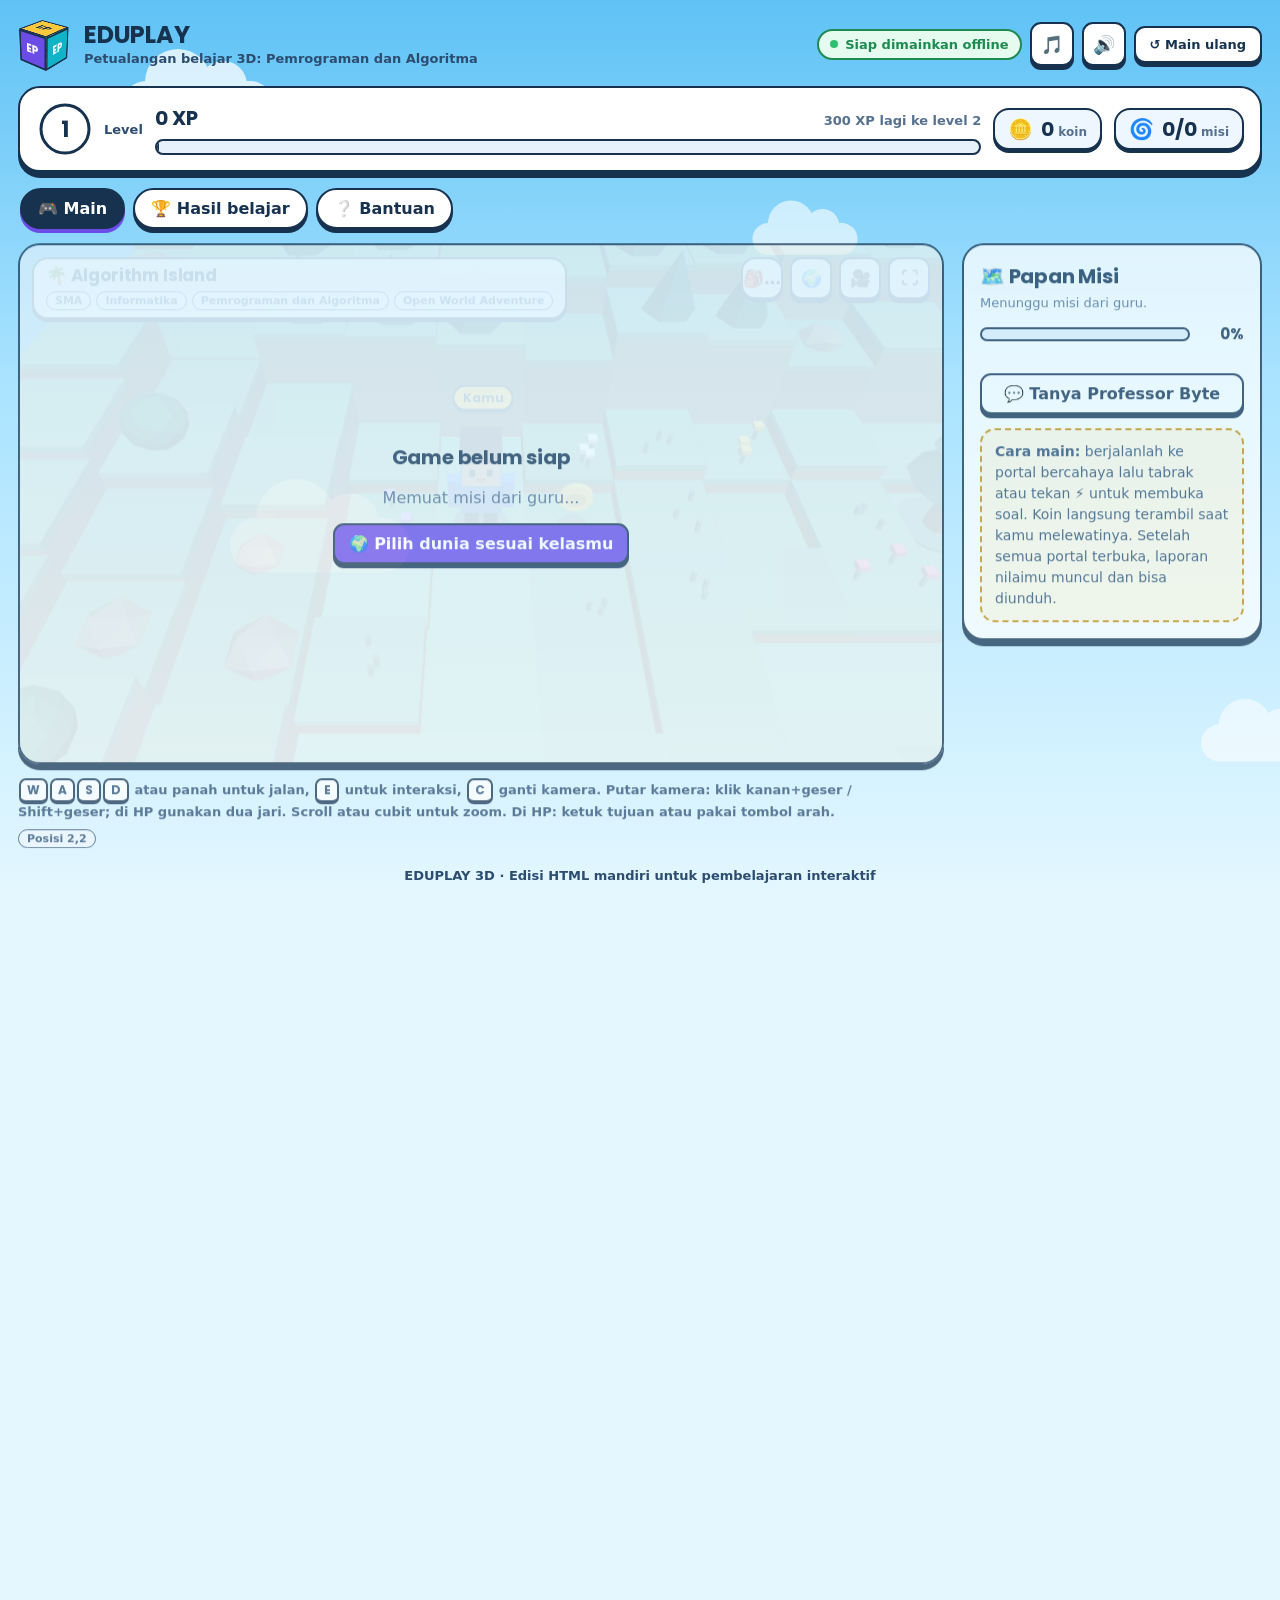
<file: index.html>
<!DOCTYPE html>
<html lang="id">
<head><!--EV:HEAD-->
<meta charset="utf-8">
<meta name="viewport" content="width=device-width,initial-scale=1">
<meta name="theme-color" content="#6cc8f7">
<title>EDUPLAY | Petualangan Belajar 3D</title>
<link rel="icon" href="data:image/svg+xml,%3Csvg xmlns=%22http://www.w3.org/2000/svg%22 viewBox=%220 0 100 100%22%3E%3Crect width=%22100%22 height=%22100%22 rx=%2224%22 fill=%22%236b4ce6%22/%3E%3Ctext x=%2250%22 y=%2266%22 font-size=%2248%22 text-anchor=%22middle%22 fill=%22white%22 font-family=%22sans-serif%22 font-weight=%22700%22%3EEP%3C/text%3E%3C/svg%3E">
<link rel="stylesheet" href="assets/css/base.css">
<link rel="stylesheet" href="assets/css/pages/play.css">
<link rel="stylesheet" href="assets/css/pages/results.css">
<link rel="stylesheet" href="assets/css/pages/help.css">
<link rel="stylesheet" href="assets/css/pages/studio.css">

<!--EV:/HEAD--></head>
<body><!--EV:BODY-->
<div class="sky" aria-hidden="true"><div class="cloud"></div><div class="cloud"></div><div class="cloud"></div><div class="cloud"></div></div>
<div class="app">
<header class="top">
 <div class="brand">
  <div class="cubebox" aria-hidden="true"><div class="cube"><i class="fa">EP</i><i class="fb">EP</i><i class="fc">EP</i><i class="fd">EP</i><i class="fe">EP</i><i class="ff">EP</i></div></div>
  <div><h1>EDUPLAY</h1><p>Petualangan belajar 3D</p></div>
 </div>
 <div class="topactions">
  <span class="status">Siap dimainkan offline</span>
  <button id="lockBtn" class="small lockpill" hidden aria-label="Kunci mode guru">🔓<span class="rlabel"> Mode guru · Kunci</span></button>
  <button id="musicBtn" class="iconbtn" aria-label="Matikan musik" title="Musik tema dunia">🎵</button><button id="muteBtn" class="iconbtn" aria-label="Matikan suara" title="Suara">🔊</button>
  <button id="resetAll" class="small" aria-label="Reset game">↺<span class="rlabel"> Reset game</span></button>
 </div>
</header>

<section class="hud panel" aria-label="Status pemain">
 <div class="lvl">
  <div class="lvlbadge"><svg viewBox="0 0 58 58" width="100%" height="100%"><circle cx="29" cy="29" r="24" fill="#fff" stroke="#17324f" stroke-width="3"/><circle id="lvlRing" cx="29" cy="29" r="24" fill="none" stroke="#6b4ce6" stroke-width="6" stroke-linecap="round" stroke-dasharray="150.8" stroke-dashoffset="150.8"/></svg><b id="levelStat">1</b></div>
  <span>Level</span>
 </div>
 <div class="xpbox">
  <div class="xpline"><b id="xpStat">0 XP</b><span id="xpNext">300 XP lagi ke level 2</span></div>
  <div class="xpbar"><i id="xpFill"></i></div>
 </div>
 <div class="pill"><span class="ico">🪙</span><div><b id="coinStat">0</b><span> koin</span></div></div>
 <div class="pill"><span class="ico">🌀</span><div><b id="questStat">0/15</b><span> misi</span></div></div>
</section>

<nav class="nav" aria-label="Menu">
 <button class="active" data-view="play">🎮 Main</button>
 <button data-view="studio" class="teacher" data-label="Teacher Studio">🔒 Teacher Studio</button>
 <button data-view="library" class="teacher" data-label="Material Library">🔒 Material Library</button>
 <button data-view="results">🏆 Hasil belajar</button>
 <button data-view="help">❔ Bantuan</button>
</nav>

<main>
<section class="view active" id="view-play">
 <div class="layout">
  <div>
   <div class="stage" id="stage">
    <canvas id="world" aria-label="Dunia permainan 3D" tabindex="0"></canvas>
    <div class="labels" id="labels"></div>
    <div class="nogl">Perangkat ini belum mendukung WebGL untuk tampilan 3D. Kamu tetap bisa mengerjakan misi lewat tombol di Papan Misi.</div>
    <div class="notready"><div class="box"><h3 id="notReadyTitle">Game belum siap</h3><p class="muted" id="notReadyText">Dunia ini butuh minimal 15 misi yang lengkap.</p><button class="primary" id="toStudio">🧰 Buka Teacher Studio</button><button class="primary" id="retryLoad" hidden>↻ Coba lagi</button><button class="primary" id="pickWorld" hidden>🌍 Pilih dunia sesuai kelasmu</button></div></div>
    <div class="ov topbar">
     <div class="worldchip"><h2 id="worldName">🌴 Algorithm Island</h2><div class="tags" id="worldMeta"></div><p class="story" id="worldStory" hidden></p><div class="minihud" id="miniHud"></div></div>
     <div class="stagebtns">
      <button class="stuchip" id="stuChip" aria-label="Ubah nama pemain">👤 Pemain</button>
      <button class="peerchip" id="peerChip" hidden aria-label="Teman di dunia ini">👥 0</button>
      <button id="waveBtn" hidden aria-label="Lambaikan tangan ke teman" title="Lambaikan tangan">👋</button>
      <button id="worldBtn" aria-label="Pilih dunia" title="Pilih dunia" hidden>🌍</button>
      <button id="camBtn" aria-label="Ganti sudut kamera" title="Kamera">🎥</button>
      <button id="fullBtn" aria-label="Layar penuh" title="Layar penuh">⛶</button>
     </div>
    </div>
    <div class="ov bottombar">
     <div class="dpad" aria-label="Kontrol arah">
      <button data-move="up" aria-label="Atas">▲</button><button data-move="left" aria-label="Kiri">◀</button><button data-move="right" aria-label="Kanan">▶</button><button data-move="down" aria-label="Bawah">▼</button>
     </div>
     <div class="prompt hide" id="prompt"></div>
     <button class="actbtn" id="interactBtn" aria-label="Interaksi">⚡</button>
    </div>
   </div>
   <div class="under">
    <div class="keys"><kbd>W</kbd><kbd>A</kbd><kbd>S</kbd><kbd>D</kbd> atau panah untuk jalan, <kbd>E</kbd> untuk interaksi, <kbd>C</kbd> ganti kamera. Putar kamera: klik kanan+geser / Shift+geser; di HP gunakan dua jari. Scroll atau cubit untuk zoom. Di HP: ketuk tujuan atau pakai tombol arah.</div>
    <span class="tag" id="playerCoord">Posisi 2,2</span>
   </div>
  </div>
  <aside class="card panel board">
   <h2>🗺️ Papan Misi</h2>
   <div class="small muted" id="gameHint">Jelajahi pulau dan cari portal bercahaya.</div>
   <div class="progresswrap"><div class="progress"><div id="progressBar"></div></div><b id="progressLabel">0%</b></div>
   <div class="questlist scroll" id="questList"></div>
   <div class="actions" style="margin-top:14px"><button id="talkBtn">💬 Tanya Professor Byte</button></div>
   <div class="hint" style="margin-top:14px"><b>Cara main:</b> berjalanlah ke portal bercahaya lalu tabrak atau tekan ⚡ untuk membuka soal. Koin langsung terambil saat kamu melewatinya. Setelah semua portal terbuka, laporan nilaimu muncul dan bisa diunduh.</div>
  </aside>
 </div>
</section>

<section class="view" id="view-studio">
 <div class="layout">
  <div class="card panel">
   <h2>🧰 Teacher Studio</h2><p class="small muted" style="margin-top:0">Atur identitas permainan, lalu pilih cara membuat misi. Satu dunia butuh minimal 15 misi.</p>
   <div class="two">
    <div class="field"><label for="grade">Jenjang / kelas</label><select id="grade"><option>SD</option><option>SMP</option><option selected>SMA</option><option>SMA Kelas X</option><option>SMA Kelas XI</option><option>SMA Kelas XII</option><option>SMK</option><option>SMK Kelas X</option><option>SMK Kelas XI</option><option>SMK Kelas XII</option><option>Perguruan Tinggi</option></select></div>
    <div class="field"><label for="subject">Mata pelajaran</label><input id="subject" value="Informatika"></div>
   </div>
   <div class="two">
    <div class="field"><label for="topic">Topik</label><input id="topic" value="Pemrograman dan Algoritma"></div>
    <div class="field"><label for="theme">Tema dunia</label><select id="theme"><option value="auto">Otomatis sesuai mapel</option><option value="cyber">Cyber City</option><option value="forest">Adventure Forest</option><option value="science">Science World</option><option value="math">Math Kingdom</option><option value="history">Ancient Kingdom</option><option value="language">Language City</option></select></div>
   </div>
   <div class="field"><label for="genre">Genre permainan</label><select id="genre"><option>Open World Adventure</option><option>Escape Room</option><option>Obby Challenge</option><option>Roleplay Simulator</option><option>Treasure Hunt</option></select></div>
   <div class="field"><label>Cara membuat misi</label>
    <div class="seg" role="tablist"><button data-mode="auto" class="on" role="tab">✦ Otomatis dari materi</button><button data-mode="manual" role="tab">✍️ Manual</button><button data-mode="paket" role="tab">📚 Paket perangkat ajar</button></div>
   </div>

   <div id="modeAuto">
    <div class="field">
     <label for="material">Sumber materi</label>
     <div class="srcrow">
      <button id="pickFile">📎 Unggah file</button>
      <div class="urlrow"><input id="sourceUrl" type="url" inputmode="url" placeholder="Tempel link apa saja: artikel, PDF, Google Docs/Slides/Drive, Wikipedia, YouTube..."><button id="fetchUrl">🔗 Ambil</button></div>
     </div>
     <input type="file" id="fileInput" multiple hidden>
     <label class="autobuild"><input type="checkbox" id="autoBuild" checked> Langsung buat dunia setelah sumber dibaca. Mapel, topik, kelas, dan tema dunia dikenali otomatis dari isi sumber.</label>
     <div class="extract" id="extractStatus">Bisa PDF, Word, PowerPoint, Excel, OpenDocument, EPUB, HTML, TXT/Markdown/CSV, RTF, JSON, subtitle (SRT/VTT), ZIP berisi dokumen, dan foto/gambar (dibaca lewat OCR saat online). Link bisa dari situs mana pun, Wikipedia, Google Docs/Slides/Sheets/Drive, atau YouTube.</div>
     <div class="detect" id="detectInfo" hidden></div>
     <div class="drop" id="dropZone"><textarea id="material" rows="7" placeholder="Tempel teks materi di sini, unggah file, atau ambil dari link...">Algoritma adalah urutan langkah logis untuk menyelesaikan masalah. Variabel digunakan untuk menyimpan data atau nilai dalam program. Perulangan merupakan struktur yang menjalankan instruksi secara berulang. Percabangan memungkinkan program memilih tindakan berdasarkan kondisi. Pseudocode adalah penulisan algoritma menggunakan bahasa sederhana.</textarea></div>
     <div class="wcount" id="materialCount">0 kata</div>
    </div>
    <div class="two">
     <div class="field"><label for="autoCount">Jumlah misi yang dibuat</label><select id="autoCount"><option>15</option><option>20</option><option>25</option><option>30</option><option>35</option><option>40</option><option>45</option><option>50</option></select></div>
     <div class="field"><label>&nbsp;</label><button id="clearMaterial" style="width:100%">Kosongkan materi</button></div>
    </div>
    <div class="actions"><button class="primary genbtn" id="generateBtn">✦ Buat misi otomatis</button><button id="restoreBtn">Pulihkan materi contoh</button></div>
   </div>

   <div id="modeManual" hidden>
    <p class="small" style="margin-top:0;line-height:1.55">Tulis soal sendiri di <b>Mission Editor</b>, atau isi template Excel lalu impor. Kolom template: pertanyaan, opsi A–D, kunci jawaban, penjelasan, dan kompetensi.</p>
    <div class="actions">
     <button id="blankBtn">✍️ Mulai dengan 15 slot kosong</button>
     <button id="templateBtn">📥 Unduh template Excel</button>
     <button id="importBtn">📤 Impor soal dari Excel/CSV</button>
     <button id="exportMissions">💾 Simpan misi ke Excel</button>
    </div>
    <input type="file" id="importInput" hidden accept=".xlsx,.csv,.tsv,.txt,.ods">
   </div>

   <div id="modePaket" hidden>
    <p class="small" style="margin-top:0;line-height:1.55">36 dunia dari perangkat ajar Informatika dan KKA kelas X–XII. Siswa memilih sendiri dunia yang sesuai tingkat kelasnya: kelas X-1 sampai X-3 melihat dunia kelas X, dan seterusnya. Tekan <b>Atur misi</b> untuk mengubah, menambah, atau menghapus misi sebuah dunia (15–50 misi), lalu terbitkan. Suasana mengikuti kelas: X siang dengan bantuan, XI senja, XII malam.</p>
    <div class="pkfilter">
     <div class="pkseg" role="group" aria-label="Mata pelajaran"><button data-pk-mapel="Semua" class="on">Semua mapel</button><button data-pk-mapel="Informatika">Informatika</button><button data-pk-mapel="KKA">KKA</button></div>
     <div class="pkseg" role="group" aria-label="Kelas"><button data-pk-kelas="Semua" class="on">Semua kelas</button><button data-pk-kelas="X">X</button><button data-pk-kelas="XI">XI</button><button data-pk-kelas="XII">XII</button></div>
     <span class="small muted" id="pkCount"></span>
    </div>
    <div class="pkgrid" id="pkGrid"></div>
    <div class="pkbar" id="pkBar" hidden><span id="pkSel"></span><button class="primary" id="pkMerge">Gabungkan jadi dunia guru</button><button id="pkClear">Batal pilih</button></div>
    <div class="pkpub" id="pkPubRow" hidden><span id="pkPubText"></span><button class="primary" id="pkPubAll">🌐 Terbitkan semua</button></div>
   </div>

   <div class="ready" id="readyBox"><div class="row"><span id="readyText">Misi siap: 0 dari minimal 15</span><span class="badge" id="readyBadge">Belum siap</span></div><div class="progress"><div id="readyBar"></div></div></div>
   <div class="hint studiomsg" id="studioMessage">Mode otomatis membaca materi lalu membuat soal dengan jenis beragam: pilihan ganda, benar/salah, isian, susun huruf atau kata, pilih semua yang tepat, dan pasangkan. Jika materi kurang, sisanya diambil dari bank soal mapel.</div>
  </div>
  <div class="card panel">
   <div class="worldctx" id="worldCtx"></div>
   <h2>📝 Mission Editor</h2><p class="small muted" style="margin-top:0">Pilih misi untuk mengubah pertanyaan, opsi jawaban, dan penjelasan. Tanda ⚠️ berarti misi belum lengkap.</p>
   <div class="field"><label for="editMission">Pilih misi</label><div class="edsel"><button id="edPrev" aria-label="Misi sebelumnya">◀</button><select id="editMission"></select><button id="edNext" aria-label="Misi berikutnya">▶</button></div></div>
   <div class="two">
    <div class="field"><label for="editTitle">Nama misi</label><input id="editTitle"></div>
    <div class="field"><label for="editType">Jenis soal</label><select id="editType"><option value="pg">🔘 Pilihan ganda</option><option value="bs">⚖️ Benar atau salah</option><option value="multi">☑️ Pilih semua yang tepat</option><option value="isian">⌨️ Ketik jawaban (isian)</option><option value="huruf">🔤 Susun huruf</option><option value="kata">🧱 Susun kata</option><option value="urut">🔢 Urutkan</option><option value="pasang">🔗 Pasangkan</option></select></div>
   </div>
   <p class="small muted edtypehelp" id="editTypeHelp"></p>
   <div class="field"><label for="editQuestion" id="lblQuestion">Pertanyaan</label><textarea id="editQuestion" rows="3"></textarea></div>
   <div class="two">
    <div class="field"><label for="editA">Opsi A</label><input id="editA"></div>
    <div class="field"><label for="editB">Opsi B</label><input id="editB"></div>
   </div>
   <div class="two">
    <div class="field"><label for="editC">Opsi C</label><input id="editC"></div>
    <div class="field"><label for="editD">Opsi D (boleh kosong)</label><input id="editD"></div>
   </div>
   <div class="two">
    <div class="field" id="fCorrect"><label for="editCorrect">Jawaban benar</label><select id="editCorrect"><option value="0">A</option><option value="1">B</option><option value="2">C</option><option value="3">D</option></select><div class="multiks" id="editMulti" hidden><label><input type="checkbox" value="0"> A</label><label><input type="checkbox" value="1"> B</label><label><input type="checkbox" value="2"> C</label><label><input type="checkbox" value="3"> D</label></div></div>
    <div class="field"><label for="editSkill">Kompetensi</label><input id="editSkill"></div>
   </div>
   <div class="field"><label for="editExplain">Penjelasan</label><textarea id="editExplain" rows="3"></textarea></div>
   <div class="edwarn" id="editWarn"></div>
   <div class="actions"><button class="primary" id="saveMission">Simpan perubahan</button><button id="addMission">+ Tambah misi</button><button class="danger" id="deleteMission">Hapus misi</button></div>
  </div>
 </div>

 <div class="card panel" style="margin-top:16px">
  <h2>📊 Hasil ke spreadsheet & bagikan ke siswa</h2>
  <div class="grid2" style="margin-top:10px">
   <div>
    <h3 class="sub2">Kirim hasil otomatis ke Google Sheets</h3>
    <p class="small muted" style="margin-top:0">Setiap siswa yang menyelesaikan dunia akan tercatat sebagai satu baris di sheet <b>Rekap</b>, dan rincian per soal di sheet <b>Detail</b>.</p>
    <div class="field"><label for="sheetUrl">URL Aplikasi Web Apps Script</label><input id="sheetUrl" type="url" placeholder="https://script.google.com/macros/s/.../exec"></div>
    <div class="actions"><button class="primary" id="saveSheet">Simpan URL</button><button id="testSheet">Kirim data uji</button><button id="checkScript">🔎 Cek versi script</button></div>
    <div class="sendline" id="sheetStatus">Belum terhubung. Hasil tetap bisa diunduh sebagai file Excel.</div>
    <details class="steps"><summary>Cara menghubungkan Google Sheets (sekali saja)</summary>
     <ol>
      <li>Buat Google Sheet baru, misalnya "Hasil EDUPLAY".</li>
      <li>Buka menu <b>Ekstensi → Apps Script</b>.</li>
      <li>Hapus isi editor, tempel kode di bawah, lalu simpan.</li>
      <li>Klik <b>Terapkan → Deployment baru</b>, pilih jenis <b>Aplikasi web</b>. Jalankan sebagai: <b>Saya</b>. Yang memiliki akses: <b>Siapa saja</b>.</li>
      <li>Izinkan akses, lalu salin <b>URL aplikasi web</b> (berakhiran <code>/exec</code>) ke kolom di atas dan tekan <b>Kirim data uji</b>.</li>
      <li>Tekan <b>Cek versi script</b>. Harus tertulis <b>versi 2</b>. Setiap kali kode diganti, buka <b>Terapkan → Kelola deployment → ✏️ Edit → Versi: Versi baru → Terapkan</b>. Tanpa langkah ini, Google tetap menjalankan kode lama.</li>
     </ol>
     <pre class="code" id="gasCode"></pre>
     <button id="copyGas">📋 Salin kode Apps Script</button>
    </details>
   </div>
   <div>
    <div id="srvBox">
     <h3 class="sub2">🔗 Link siswa tetap (tanpa unduh ulang)</h3>
     <p class="small muted" style="margin-top:0">Misi disimpan di Google Sheet Anda (sheet <b>Misi</b>). Siswa cukup membuka satu link. Setiap kali Anda menerbitkan, misi di link itu ikut berubah. Butuh kode Apps Script <b>versi 6</b> dan <b>KUNCI_GURU</b> yang sudah Anda ganti di kode itu.</p>
     <div class="field"><label for="teacherKey">Kunci guru (sama dengan KUNCI_GURU di Apps Script)</label><input id="teacherKey" type="password" autocomplete="off"></div>
     <div class="actions"><button class="primary" id="srvPublish">🌐 Terbitkan misi ke link siswa</button><button id="srvPull">📥 Ambil misi dari spreadsheet</button></div>
     <div class="sendline" id="srvStatus">Isi URL Apps Script di kolom kiri dan kunci guru, lalu terbitkan.</div>
     <div id="srvLinkRow" hidden style="margin-top:10px"><label for="studentLink">Link siswa (bagikan ini)</label><div class="urlrow"><input id="studentLink" readonly><button id="copyLink">📋 Salin</button></div>
      <p class="small muted" style="margin:8px 0 0">Pintu guru (jangan dibagikan): <b id="teacherLink"></b></p>
      <div class="hint small" id="cfgHint" hidden style="margin-top:10px">Supaya <b>link utama tanpa ?g=</b> langsung menjadi link siswa, buat file <b>config.json</b> di repo GitHub (Add file → Create new file) berisi:<pre class="code" id="cfgJson" style="max-height:none;white-space:pre-wrap;word-break:break-all"></pre></div>
     </div>
     <hr style="border:0;border-top:2px dashed var(--line);margin:16px 0">
    </div>
    <div id="onlineBox" hidden>
     <h3 class="sub2">🌐 Link online</h3>
     <p class="small muted" style="margin-top:0">Halaman ini adalah link online. Setelah misi siap, terbitkan supaya siswa yang membuka link yang sama langsung memainkan misi ini.</p>
     <button class="primary" id="publishBtn" style="width:100%">🌐 Terbitkan ke link ini</button>
     <div class="sendline" id="pubStatus" style="margin-bottom:16px">Belum ada perubahan.</div>
    </div>
    <h3 class="sub2" id="shareTitle">Bagikan game ke siswa</h3>
    <p class="small muted" style="margin-top:0">Unduh satu file HTML yang sudah berisi misi dunia ini dan alamat Google Sheets di atas. Kirim file itu ke siswa lewat WhatsApp, Google Classroom, atau flashdisk.</p>
    <div class="sendline ok" style="margin-bottom:10px">🔒 Di file siswa, Teacher Studio dan Material Library tidak tersedia. Siswa hanya bisa bermain dan melihat laporannya sendiri.</div>
    <label class="check"><input type="checkbox" id="askName" checked><span>Wajibkan siswa mengisi nama dan kelas sebelum bermain.</span></label>
    <button class="primary" id="exportGame" style="width:100%">📦 Unduh game untuk siswa (.html)</button>
    <div class="hint small" id="shareNote" style="margin-top:12px">Bagikan <b>hanya file siswa</b>. File yang sedang Anda buka ini adalah file guru, jadi jangan dibagikan. Riwayat nilai di perangkat siswa bisa dibuka dengan PIN guru yang sama.</div>
    <h3 class="sub2" style="margin-top:16px">Keamanan</h3>
    <p class="small muted" style="margin:0 0 10px">Teacher Studio terkunci otomatis setelah 15 menit tidak dipakai, atau saat halaman dimuat ulang.</p>
    <div class="actions"><button id="newRec">🧾 Buat kode pemulihan baru</button><button id="changePin">🔑 Ganti PIN guru</button><button id="lockNow">🔒 Kunci sekarang</button></div>
   </div>
  </div>
 </div>
</section>

<section class="view" id="view-library">
 <div class="card panel">
  <h2>📚 Material Library</h2><p class="small muted" style="margin-top:0">Daftar sumber belajar. File dan link yang dibaca di Teacher Studio otomatis tercatat di sini.</p>
  <div class="two">
   <div class="field"><label for="libName">Nama sumber</label><input id="libName" placeholder="Contoh: Bab 1 Algoritma"></div>
   <div class="field"><label for="libType">Jenis sumber</label><select id="libType"><option>Buku / Modul</option><option>Artikel / Website</option><option>Catatan Guru</option><option>Lembar Kerja</option><option>File</option></select></div>
  </div>
  <div class="field"><label for="libRef">Catatan / tautan</label><input id="libRef" placeholder="Nama file atau URL sumber"></div>
  <button class="primary" id="addSource">+ Simpan sumber</button>
  <div id="libraryList" class="questlist" style="margin-top:14px"></div>
 </div>
</section>

<section class="view" id="view-results">
 <div class="layout">
  <div class="card panel"><h2>🏆 Laporan belajar</h2>
   <div class="report">
    <div class="ring"><svg viewBox="0 0 150 150" width="150" height="150"><circle cx="75" cy="75" r="62" fill="none" stroke="#e6f1fb" stroke-width="16"/><circle id="accRing" cx="75" cy="75" r="62" fill="none" stroke="#2fbf71" stroke-width="14" stroke-linecap="round" stroke-dasharray="389.6" stroke-dashoffset="389.6" style="transition:stroke-dashoffset .8s ease"/></svg><div><b id="accPct">0%</b><span>akurasi</span></div></div>
    <div class="rstats">
     <div class="rstat"><span>Nilai sementara</span><strong id="rScore">0</strong></div>
     <div class="rstat"><span>Jawaban benar</span><strong id="rCorrect">0</strong></div>
     <div class="rstat"><span>Jawaban salah</span><strong id="rWrong">0</strong></div>
     <div class="rstat"><span>Misi selesai</span><strong id="rDone">0/0</strong></div>
    </div>
   </div>
   <p class="small muted">Nilai = persentase misi yang dijawab benar pada percobaan pertama. XP saat ini: <b id="rXP">0</b>.</p>
   <div class="actions" id="myReportRow" hidden><button class="primary" id="myReport">📥 Unduh laporanku (Excel)</button><button id="myCopy">📋 Salin laporanku</button><a class="btnlink success" id="mySendLink" target="_blank" rel="noopener" hidden>📤 Kirim ke guru</a></div>
   <h3 style="margin:14px 0 10px;font-size:16px">Kompetensi</h3><div id="skills" class="questlist scroll"></div>
  </div>
  <div class="card panel"><h2>🎖️ Pencapaian</h2><div id="achievements" class="questlist" style="margin-top:12px"></div></div>
 </div>
 <div class="teachgate" id="teachGate"><span>Riwayat nilai semua siswa di perangkat ini hanya untuk guru.</span><button class="small" id="teachUnlock">🔑 Buka sebagai guru</button></div>
 <div class="card panel teacher-only" id="historyCard" style="margin-top:16px" hidden>
  <h2>🗂️ Riwayat hasil di perangkat ini</h2>
  <p class="small muted" style="margin-top:0">Setiap kali dunia selesai, hasilnya tersimpan di sini. Cocok jika beberapa siswa bergantian memakai satu perangkat.</p>
  <div class="tablewrap" style="margin:10px 0 12px"><table class="rtable"><thead><tr><th>Waktu</th><th>Nama</th><th>Kelas</th><th>Nilai</th><th>Akurasi</th><th>Durasi</th><th>Spreadsheet</th></tr></thead><tbody id="historyBody"></tbody></table></div>
  <div class="actions"><button class="primary" id="exportHistory">📥 Unduh semua (Excel)</button><button id="resendBtn">📤 Kirim ulang yang tertunda</button><button class="danger" id="clearHistory">Hapus riwayat</button></div>
 </div>
</section>

<section class="view" id="view-help">
 <div class="card panel"><h2>❔ Cara bermain EDUPLAY</h2>
  <div class="helpgrid">
   <div class="helpitem"><h3>⌨️ Di komputer</h3><p><kbd>W</kbd><kbd>A</kbd><kbd>S</kbd><kbd>D</kbd> atau tombol panah untuk berjalan. <kbd>E</kbd> atau <kbd>Enter</kbd> untuk interaksi, <kbd>C</kbd> untuk ganti kamera. Saat soal terbuka, tekan <kbd>A</kbd>–<kbd>D</kbd> untuk menjawab.</p></div>
   <div class="helpitem"><h3>📱 Di HP / tablet</h3><p>Ketuk petak atau portal untuk berjalan otomatis. Bisa juga geser layar, atau tahan tombol arah. Tombol ⛶ membuat dunia memenuhi layar.</p></div>
   <div class="helpitem"><h3>🎯 Tujuan dan nilai</h3><p>Buka semua portal dengan menjawab soal. Nilai dihitung dari soal yang benar pada percobaan pertama. Koin (+10 XP) dan peti harta (+50 XP) menambah XP, bukan nilai.</p></div>
   <div class="helpitem teacher-help"><h3>🧑‍🏫 Membuat misi</h3><p>Mode otomatis: unggah file apa pun atau tempel link. Mapel, topik, kelas, dan tema dunia dikenali dari isinya, lalu dunia langsung dibuat. Jumlah misi 15–50. Mode manual: tulis di Mission Editor atau impor dari template Excel. Mode paket perangkat ajar: atur misi tiap dunia Informatika dan KKA kelas X–XII (sampai 50 misi), atau gabungkan beberapa bab menjadi dunia guru. Siswa memilih sendiri dunia sesuai tingkat kelasnya lewat tombol 🌍. Periksa soal sebelum dipakai di kelas.</p></div>
   <div class="helpitem"><h3>🧩 Jenis soal</h3><p>Setiap portal bisa berbeda: pilihan ganda, benar atau salah, pilih semua yang tepat, ketik jawaban, susun huruf, susun kata, urutkan, dan pasangkan. Petunjuk singkat muncul di atas jawaban.</p></div>
   <div class="helpitem"><h3>🏞️ Jelajah dan bertemu teman</h3><p>Setiap dunia punya sungai, jembatan, danau, bukit, dan pegunungan. Saat bermain lewat link guru, teman sekelas yang memilih dunia yang sama terlihat dengan namanya. Ketuk 👋 untuk melambai.</p></div>
   <div class="helpitem"><h3>🎵 Musik dan avatar</h3><p>Setiap dunia punya musik temanya sendiri. Tombol 🎵 menyalakan atau mematikan musik, 🔊 untuk semua suara. Ketuk nama atau avatarmu di dunia untuk memilih karakter atau membuat avatar sendiri.</p></div>
   <div class="helpitem"><h3>🌗 Suasana sesuai kelas</h3><p>Kelas X bermain di dunia siang dan mendapat bantuan setelah jawaban salah, misalnya satu pilihan salah disingkirkan atau satu huruf dipasang. Kelas XI bermain saat senja, kelas XII saat malam, tanpa bantuan. Nilai tetap dihitung dari jawaban benar pada percobaan pertama.</p></div>
   <div class="helpitem teacher-help"><h3>📊 Hasil ke spreadsheet</h3><p>Di akhir permainan muncul laporan nilai yang bisa diunduh sebagai Excel. Jika URL Apps Script diisi, hasil juga terkirim otomatis ke Google Sheets guru.</p></div>
   <div class="helpitem"><h3>🌐 Butuh internet untuk</h3><p>Mengambil materi dari link, membaca foto/scan lewat OCR, dan mengirim hasil ke Google Sheets. Bermain, membaca PDF/Word/PowerPoint/Excel, dan mengunduh Excel bisa offline.</p></div>
  </div>
 </div>
</section>
</main>
<div class="footer">EDUPLAY 3D · Edisi HTML mandiri untuk pembelajaran interaktif</div>
</div>

<div class="modal" id="quizModal" role="dialog" aria-modal="true" aria-labelledby="quizTitle">
 <div class="dialog" id="quizDialog">
  <div class="dhead" id="quizHead"><h2 id="quizTitle">Misi</h2><span class="pchip" id="quizBadge">Portal 1</span></div>
  <div class="dbody">
   <p id="quizQuestion" class="qtext"></p>
   <div class="answers" id="answerList"></div>
   <div id="quizFeedback" class="feedback"></div>
   <div class="dfoot"><button id="closeQuiz">Kembali ke dunia</button><button class="success" id="nextQuiz" style="display:none">Lanjutkan ✓</button></div>
  </div>
 </div>
</div>
<div class="modal" id="npcModal" role="dialog" aria-modal="true" aria-labelledby="npcTitle">
 <div class="dialog">
  <div class="dhead" style="background:var(--lagoon)"><h2 id="npcTitle">Professor Byte</h2><span class="pchip">Pemandu pulau</span></div>
  <div class="dbody">
   <div class="npcwrap"><div class="npcface" aria-hidden="true"><div class="cap"></div><div class="eye l"></div><div class="eye r"></div><div class="beard"></div></div><div class="bubble" id="npcText">Selamat datang, Explorer!</div></div>
   <div class="dfoot"><button class="primary" id="closeNpc">Terima kasih, Professor!</button></div>
  </div>
 </div>
</div>
<div class="modal" id="stuModal" role="dialog" aria-modal="true" aria-labelledby="stuTitle">
 <div class="dialog">
  <div class="dhead" style="background:var(--leaf)"><h2 id="stuTitle">Siapa yang bermain?</h2><span class="pchip">Untuk laporan nilai</span></div>
  <div class="dbody">
   <div class="avtabs" role="tablist" aria-label="Avatar"><button type="button" role="tab" id="avTabPick" class="on" aria-selected="true">Karakter siap pakai</button><button type="button" role="tab" id="avTabMake" aria-selected="false">✨ Buat avatar sendiri</button></div>
   <div id="avPick"><div class="avgrid" id="avGrid" role="radiogroup" aria-label="Pilihan avatar"></div></div>
   <div id="avMake" hidden><div class="avmake"><div class="avprev" id="avPrevBox"><canvas id="avPrev" width="220" height="220" data-avc="custom" title="Geser untuk memutar"></canvas><div class="avemo" id="avPrevEmo"></div><b id="avPrevName"></b><button type="button" class="ghost small" id="avRandom">🎲 Acak</button></div><div class="avopts" id="avOpts"></div></div></div>
   <p class="small muted" style="margin-top:12px">Nama dan kelas dicantumkan di laporan akhir dan di spreadsheet guru.</p>
   <div class="field"><label for="stuName">Nama lengkap</label><input id="stuName" autocomplete="name" placeholder="Contoh: Siti Aisyah"></div>
   <div class="two">
    <div class="field"><label for="stuClass">Kelas</label><select id="stuClass"><option value="">Pilih kelas</option></select></div>
    <div class="field"><label for="stuAbsen">No. absen</label><input id="stuAbsen" inputmode="numeric" placeholder="Opsional"></div>
   </div>
   <div class="edwarn" id="stuWarn"></div>
   <div class="dfoot"><button id="stuSkip">Nanti saja</button><button class="success" id="stuSave">Mulai bermain ▶</button></div>
  </div>
 </div>
</div>
<div class="modal" id="worldModal" role="dialog" aria-modal="true" aria-labelledby="worldHead">
 <div class="dialog wide">
  <div class="dhead" style="background:var(--grape)"><h2 id="worldHead">Pilih dunia</h2><span class="pchip" id="worldTier">Pilih kelasmu</span></div>
  <div class="dbody">
   <div class="field wkelas"><label for="wKelas">Kelasmu</label><select id="wKelas"></select></div>
   <div id="wList"></div>
   <div class="dfoot"><button id="wClose">Tutup</button></div>
  </div>
 </div>
</div>
<div class="modal" id="winModal" role="dialog" aria-modal="true" aria-labelledby="winTitle">
 <div class="dialog wide win">
  <div class="dhead" style="background:var(--sun);color:var(--ink);justify-content:center"><h2 id="winTitle">Dunia selesai! Ini laporanmu</h2></div>
  <div class="dbody">
   <div class="score">
    <div class="scorebig"><b id="winScore">0</b><span>Nilai</span></div>
    <div class="who"><b id="winName">-</b><span id="winMeta">-</span><div class="stars" id="winStars"></div></div>
   </div>
   <div class="wingrid four"><div><b id="winAcc">0%</b><span>akurasi</span></div><div><b id="winTime">0:00</b><span>waktu</span></div><div><b id="winXP">0</b><span>XP</span></div><div><b id="winCoins">0</b><span>koin</span></div></div>
   <div class="tablewrap"><table class="rtable"><thead><tr><th>No</th><th>Misi / kompetensi</th><th>Salah</th><th>Status</th></tr></thead><tbody id="winTable"></tbody></table></div>
   <div class="sendline" id="winSend">Hasil tersimpan di perangkat ini.</div>
   <a class="btnlink success" id="winSendLink" target="_blank" rel="noopener" hidden>📤 Kirim hasil ke guru</a>
   <a class="linkbtn" id="winSendAlt" target="_blank" rel="noopener" hidden style="display:block;text-align:center;margin-top:8px">Belum masuk ke spreadsheet? Kirim lewat tab baru</a>
   <div class="dfoot" style="flex-wrap:wrap"><button class="primary" id="winExcel">📥 Unduh Excel</button><button id="winCopy">📋 Salin laporan</button><button id="replayBtn">↺ Main lagi</button><button id="winWorld" hidden>🌍 Pilih dunia lain</button><button id="closeWin">Tutup</button></div>
  </div>
 </div>
</div>
<div class="modal" id="pinModal" role="dialog" aria-modal="true" aria-labelledby="pinTitle">
 <div class="dialog">
  <div class="dhead" style="background:var(--ink)"><h2 id="pinTitle">Masuk mode guru</h2><span class="pchip">Khusus guru</span></div>
  <div class="dbody">
   <p class="small muted" id="pinDesc" style="margin-top:0"></p>
   <div id="pinStepA">
    <div class="field" id="pinRecRow" hidden><label for="pinRec">Kode pemulihan</label><input id="pinRec" autocomplete="off" autocapitalize="characters" placeholder="EP-XXXX-XXXX"></div>
    <div class="field"><label for="pinInput" id="pinLabel">PIN guru</label><input id="pinInput" type="password" autocomplete="off"></div>
    <div class="field" id="pinConfirmRow" hidden><label for="pinConfirm">Ulangi PIN</label><input id="pinConfirm" type="password" autocomplete="off"></div>
   </div>
   <div id="pinStepB" hidden>
    <p style="margin-top:0;font-weight:700">PIN tersimpan. Catat kode pemulihan ini untuk berjaga-jaga jika lupa PIN:</p>
    <div class="reccode" id="recCode">EP-XXXX-XXXX</div>
    <p class="small muted">Kode ini hanya ditampilkan sekali. Simpan di tempat yang tidak bisa dilihat siswa.</p>
   </div>
   <div class="edwarn" id="pinWarn"></div>
   <div class="dfoot"><button id="pinCancel">Batal</button><button class="primary" id="pinOk">Buka</button></div>
   <div style="text-align:center;margin-top:10px"><button class="linkbtn" id="pinForgot">Lupa PIN?</button><button class="linkbtn" id="pinWipe" hidden>Lupa PIN dan kode pemulihan?</button></div>
  </div>
 </div>
</div>
<div class="modal" id="askModal" role="dialog" aria-modal="true" aria-labelledby="askTitle">
 <div class="dialog">
  <div class="dhead" style="background:var(--grape)"><h2 id="askTitle">Konfirmasi</h2></div>
  <div class="dbody">
   <p id="askText" style="margin-top:0;font-size:15px;line-height:1.55"></p>
   <div class="field" id="askInputRow" hidden><label for="askInput" id="askInputLabel"></label><input id="askInput" autocomplete="off" autocapitalize="characters"></div>
   <div class="edwarn" id="askWarn"></div>
   <div class="dfoot"><button id="askNo">Batal</button><button class="primary" id="askYes">Ya</button></div>
  </div>
 </div>
</div>
<div class="toasts" id="toasts" aria-live="polite"></div>
<canvas id="fx" aria-hidden="true"></canvas>
<script type="application/json" id="ev-config">{}</script>
<script src="assets/js/questions.js"></script>
<script src="assets/js/main.js"></script>
</body>
</html>
</file>
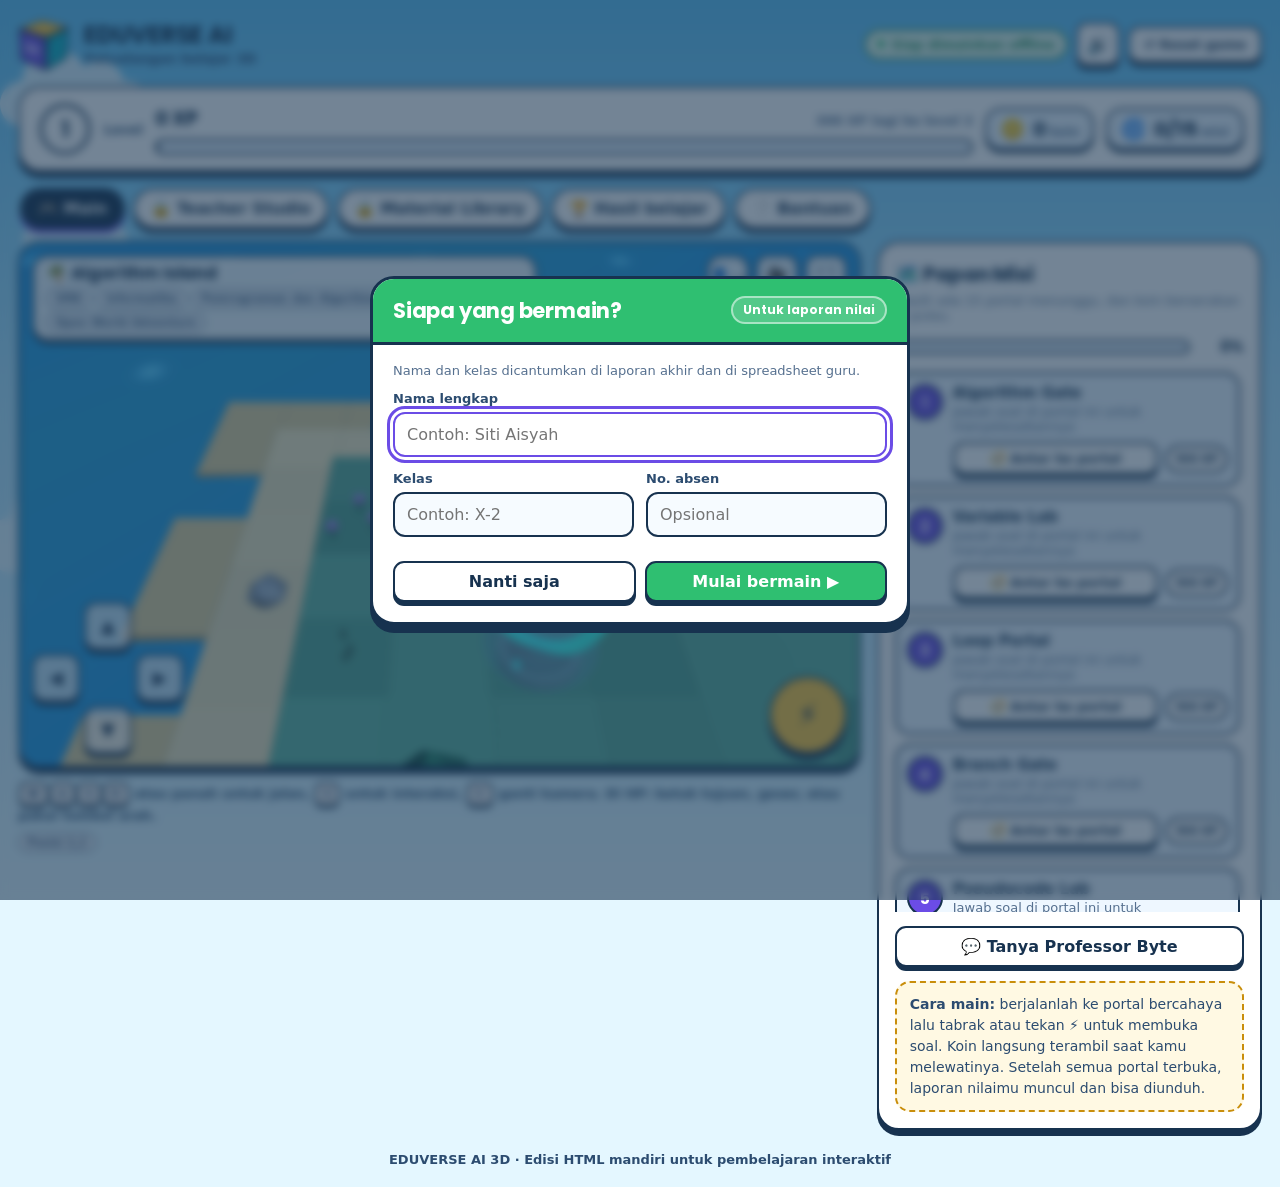
<file: EDUVERSE_AI_3D.html>
<!DOCTYPE html>
<html lang="id">
<head><!--EV:HEAD-->
<meta charset="utf-8">
<meta name="viewport" content="width=device-width,initial-scale=1">
<meta name="theme-color" content="#6cc8f7">
<title>EDUVERSE AI | Learning Adventure 3D</title>
<style>
@font-face{font-family:"EV Display";src:url([data-uri]) format("woff");font-weight:700;font-display:swap}
:root{
 --ink:#17324f;--ink2:#2c4c70;--muted:#56708f;--paper:#fff;--paper2:#eef7ff;--line:#c9dcef;
 --grape:#6b4ce6;--grape-d:#4630ad;--lagoon:#11b3c6;--lagoon-d:#0a8292;--sun:#ffc83d;--sun-d:#c98e0b;
 --leaf:#2fbf71;--leaf-d:#1d8a50;--coral:#ff5d6c;--coral-d:#c63645;
 --r-lg:22px;--r-md:15px;--r-sm:11px;--depth:0 6px 0 var(--ink);
 --display:"EV Display","Poppins",ui-rounded,system-ui,sans-serif;
}
*{box-sizing:border-box}
html,body{margin:0;min-height:100%}html{background:#e4f7ff}
body{font-family:system-ui,-apple-system,"Segoe UI",Roboto,sans-serif;color:var(--ink);background:linear-gradient(180deg,#5fc2f5 0%,#a9e3ff 42%,#e4f7ff 100%) fixed;overflow-x:hidden;-webkit-tap-highlight-color:transparent}
body.locked{overflow:hidden}
/* langit */
.sky{position:fixed;inset:0;pointer-events:none;z-index:0;overflow:hidden}
.cloud{position:absolute;width:150px;height:46px;background:#fff;border-radius:40px;opacity:.75;animation:drift linear infinite}
.cloud::before,.cloud::after{content:"";position:absolute;background:#fff;border-radius:50%}
.cloud::before{width:66px;height:66px;left:22px;top:-32px}.cloud::after{width:48px;height:48px;left:76px;top:-20px}
.cloud:nth-child(1){top:9%;animation-duration:95s;animation-delay:-20s}
.cloud:nth-child(2){top:24%;transform:scale(.7);animation-duration:120s;animation-delay:-70s;opacity:.6}
.cloud:nth-child(3){top:58%;transform:scale(1.2);animation-duration:140s;animation-delay:-40s;opacity:.5}
.cloud:nth-child(4){top:80%;transform:scale(.8);animation-duration:110s;animation-delay:-95s;opacity:.55}
@keyframes drift{from{left:-220px}to{left:110%}}
/* dasar */
button,input,select,textarea{font:inherit;color:inherit}
button{cursor:pointer;border:2.5px solid var(--ink);background:#fff;color:var(--ink);border-radius:var(--r-sm);padding:9px 14px;font-weight:800;box-shadow:0 4px 0 var(--ink);transition:transform .07s,box-shadow .07s,background .15s;touch-action:manipulation}
button:hover:not(:disabled){background:#f3f9ff}
button:active:not(:disabled){transform:translateY(3px);box-shadow:0 1px 0 var(--ink)}
button:disabled{opacity:.45;cursor:not-allowed;box-shadow:0 2px 0 var(--ink)}
button:focus-visible,input:focus-visible,select:focus-visible,textarea:focus-visible{outline:3px solid var(--grape);outline-offset:3px}
.primary{background:var(--grape);color:#fff}.primary:hover:not(:disabled){background:#7a5df0}
.sunny{background:var(--sun)}.sunny:hover:not(:disabled){background:#ffd361}
.success{background:var(--leaf);color:#fff}.success:hover:not(:disabled){background:#3bcc7d}
.danger{background:#ffe3e6;color:var(--coral-d)}.danger:hover:not(:disabled){background:#ffd2d7}
input,select,textarea{width:100%;border:2px solid var(--ink);border-radius:12px;background:#f6fbff;padding:11px 12px;outline:none}
input:focus,select:focus,textarea:focus{background:#fff;border-color:var(--grape)}
textarea{resize:vertical;min-height:110px;line-height:1.5}
label{display:block;font-size:13px;font-weight:800;margin:0 0 6px;color:var(--ink2)}
.field{margin:0 0 14px}.muted{color:var(--muted)}.small{font-size:13px}
h1,h2,h3{font-family:var(--display);font-weight:700;letter-spacing:-.01em;margin:0}
.app{position:relative;z-index:1;max-width:1360px;margin:auto;padding:18px 18px 10px}
.panel{background:var(--paper);border:2.5px solid var(--ink);border-radius:var(--r-lg);box-shadow:var(--depth)}
/* header */
.top{display:flex;align-items:center;justify-content:space-between;gap:12px;flex-wrap:wrap;margin-bottom:16px}
.brand{display:flex;align-items:center;gap:14px}
.cubebox{width:52px;height:52px;perspective:240px;display:grid;place-items:center}
.cube{width:34px;height:34px;position:relative;transform-style:preserve-3d;transform:rotateX(-24deg) rotateY(-40deg);animation:wobble 7s ease-in-out infinite}
.cube i{position:absolute;inset:0;border:2.5px solid var(--ink);display:grid;place-items:center;font:700 13px var(--display);color:#fff;font-style:normal}
.cube .fa{background:var(--grape);transform:translateZ(17px)}
.cube .fb{background:var(--lagoon);transform:rotateY(90deg) translateZ(17px)}
.cube .fc{background:var(--sun);transform:rotateX(90deg) translateZ(17px)}
.cube .fd{background:var(--grape-d);transform:rotateY(-90deg) translateZ(17px)}
.cube .fe{background:var(--leaf);transform:rotateY(180deg) translateZ(17px)}
@keyframes wobble{0%,100%{transform:rotateX(-24deg) rotateY(-40deg)}50%{transform:rotateX(-24deg) rotateY(-130deg)}}
.brand h1{font-size:24px;line-height:1}.brand p{margin:4px 0 0;font-size:13px;color:var(--ink2);font-weight:600}
.topactions{display:flex;gap:8px;align-items:center}
.status{display:inline-flex;align-items:center;gap:7px;font-size:13px;font-weight:800;background:#e5fbef;border:2px solid var(--leaf-d);color:var(--leaf-d);padding:6px 11px;border-radius:30px}
.status::before{content:"";width:8px;height:8px;border-radius:50%;background:var(--leaf);box-shadow:0 0 0 0 #2fbf7180;animation:ping 2.2s infinite}
@keyframes ping{0%{box-shadow:0 0 0 0 #2fbf7199}80%,100%{box-shadow:0 0 0 9px #2fbf7100}}
.iconbtn{width:44px;height:44px;padding:0;display:grid;place-items:center;font-size:18px}
/* HUD */
.hud{display:grid;grid-template-columns:auto 1fr auto auto;gap:12px;align-items:center;padding:12px 16px;margin-bottom:14px}
.lvl{display:flex;align-items:center;gap:10px}
.lvlbadge{position:relative;width:58px;height:58px}
.lvlbadge svg{position:absolute;inset:0;transform:rotate(-90deg)}
.lvlbadge b{position:absolute;inset:0;display:grid;place-items:center;font:700 22px var(--display)}
.lvl span{font-size:13px;font-weight:800;color:var(--ink2)}
.xpline{display:flex;justify-content:space-between;align-items:baseline;gap:10px;margin-bottom:6px}
.xpline b{font:700 20px var(--display)}.xpline span{font-size:13px;color:var(--muted);font-weight:600}
.xpbar{height:16px;border:2.5px solid var(--ink);border-radius:20px;background:#e6f1fb;overflow:hidden}
.xpbar i{display:block;height:100%;width:0;background:repeating-linear-gradient(-45deg,var(--sun) 0 12px,#ffd968 12px 24px);border-right:2.5px solid var(--ink);transition:width .6s cubic-bezier(.3,1.4,.5,1)}
.pill{display:flex;align-items:center;gap:8px;border:2.5px solid var(--ink);border-radius:16px;padding:7px 13px;background:var(--paper2);box-shadow:0 3px 0 var(--ink)}
.pill .ico{font-size:20px}.pill b{font:700 20px var(--display);line-height:1}.pill span{font-size:12px;font-weight:700;color:var(--muted)}
.bump{animation:bump .45s cubic-bezier(.3,1.8,.5,1)}
@keyframes bump{0%{transform:scale(1)}40%{transform:scale(1.18)}100%{transform:scale(1)}}
/* nav */
.nav{display:flex;gap:8px;overflow-x:auto;padding:2px 2px 12px;scrollbar-width:none}
.nav::-webkit-scrollbar{display:none}
.nav button{white-space:nowrap;border-radius:30px;padding:9px 16px}
.nav button.active{background:var(--ink);color:#fff;box-shadow:0 4px 0 var(--grape)}
.view{display:none}.view.active{display:block;animation:viewIn .28s ease-out}
@keyframes viewIn{from{opacity:0;transform:translateY(8px)}to{opacity:1;transform:none}}
.layout{display:grid;grid-template-columns:minmax(0,1.75fr) minmax(290px,.8fr);gap:16px;align-items:start}
.card{padding:16px}
.card>h2{font-size:20px;margin-bottom:4px}
/* stage 3D */
.stage{position:relative;border:2.5px solid var(--ink);border-radius:var(--r-lg);box-shadow:var(--depth);overflow:hidden;aspect-ratio:16/10;background:linear-gradient(180deg,var(--skyTop,#6cc4f0),var(--skyBot,#bfe9ff));user-select:none;-webkit-user-select:none}
.stage canvas{position:absolute;inset:0;width:100%;height:100%;display:block;touch-action:none;outline:none}
.stage.full{position:fixed;inset:0;z-index:40;border-radius:0;border:0;box-shadow:none;aspect-ratio:auto}
.labels{position:absolute;inset:0;pointer-events:none;overflow:hidden}
.lbl{position:absolute;left:0;top:0;white-space:nowrap;font:700 12px var(--display);color:var(--ink);background:#fff;border:2px solid var(--ink);border-radius:20px;padding:2px 8px;box-shadow:0 2px 0 var(--ink);will-change:transform}
.lbl.you{background:var(--sun)}
.lbl.npc{background:#efe9ff}
.lbl.portal{width:28px;height:28px;padding:0;display:grid;place-items:center;font-size:13px;border-radius:50%;color:#fff;background:var(--grape)}
.lbl.portal.done{background:var(--leaf)}
.lbl.near{animation:hop .9s ease-in-out infinite}
@keyframes hop{0%,100%{margin-top:0}50%{margin-top:-6px}}
.floater{position:absolute;left:0;top:0;font:700 18px var(--display);color:#fff;-webkit-text-stroke:1px var(--ink);text-shadow:0 2px 0 var(--ink);pointer-events:none;white-space:nowrap}
.ov{position:absolute;left:0;right:0;display:flex;justify-content:space-between;align-items:flex-start;gap:8px;padding:12px;pointer-events:none}
.ov>*{pointer-events:auto}
.ov.topbar{top:0}
.ov.bottombar{bottom:0;align-items:flex-end}
.worldchip{background:#ffffffe6;border:2.5px solid var(--ink);border-radius:16px;padding:7px 12px;box-shadow:0 3px 0 var(--ink);max-width:62%}
.worldchip h2{font-size:17px;line-height:1.15}
.tags{display:flex;gap:5px;flex-wrap:wrap;margin-top:5px}
.tag{font-size:11px;font-weight:800;background:var(--paper2);border:1.5px solid var(--ink2);border-radius:20px;padding:2px 8px;color:var(--ink2)}
.stagebtns{display:flex;gap:7px}
.stagebtns button{background:#ffffffe6;width:42px;height:42px;padding:0;font-size:17px}
.dpad{display:grid;grid-template-columns:repeat(3,48px);grid-template-rows:repeat(3,48px);gap:4px}
.dpad button{padding:0;background:#ffffffb8;font-size:18px;border-radius:12px;touch-action:none}
.dpad button[data-move="up"]{grid-column:2;grid-row:1}.dpad button[data-move="left"]{grid-column:1;grid-row:2}
.dpad button[data-move="right"]{grid-column:3;grid-row:2}.dpad button[data-move="down"]{grid-column:2;grid-row:3}
.prompt{align-self:flex-end;margin-bottom:6px;background:var(--ink);color:#fff;font-weight:700;font-size:14px;border-radius:14px;padding:8px 14px;max-width:46%;text-align:center;box-shadow:0 3px 0 #0007;transition:opacity .2s,transform .2s}
.prompt.hide{opacity:0;transform:translateY(8px)}
.actbtn{width:78px;height:78px;border-radius:50%;background:var(--sun);font-size:30px;padding:0;display:grid;place-items:center;box-shadow:0 6px 0 var(--ink)}
.actbtn.ready{animation:glow 1.1s ease-in-out infinite}
@keyframes glow{0%,100%{background:var(--sun)}50%{background:#fff0a8}}
.nogl{position:absolute;inset:0;display:none;place-items:center;text-align:center;padding:30px;background:#ffffffe6;font-weight:700}
.stage.no3d .nogl{display:grid}
.stage.no3d .ov.bottombar{display:none}
.under{display:flex;justify-content:space-between;align-items:center;gap:10px;flex-wrap:wrap;margin-top:14px}
.keys{font-size:13px;color:var(--ink2);font-weight:600}
kbd{display:inline-block;min-width:24px;text-align:center;font:700 12px var(--display);border:2px solid var(--ink);border-bottom-width:4px;border-radius:7px;padding:1px 6px;background:#fff;margin:0 1px}
/* mission board */
.board h2{font-size:20px}
.progresswrap{display:flex;align-items:center;gap:10px;margin:12px 0 14px}
.progress{flex:1;height:14px;border-radius:20px;background:#e6f1fb;border:2.5px solid var(--ink);overflow:hidden}
.progress>div{height:100%;width:0;background:linear-gradient(90deg,var(--grape),var(--lagoon));transition:width .5s ease}
.progresswrap b{font:700 15px var(--display);min-width:44px;text-align:right}
.questlist{display:grid;gap:9px}
.quest{display:grid;grid-template-columns:36px 1fr;gap:10px;align-items:start;background:var(--paper2);border:2px solid var(--ink);border-radius:var(--r-md);padding:10px}
.quest .num{width:36px;height:36px;border-radius:50%;border:2.5px solid var(--ink);display:grid;place-items:center;font:700 15px var(--display);color:#fff;background:var(--grape)}
.quest.done{background:#e6f8ee;border-color:var(--leaf-d)}
.quest.done .num{background:var(--leaf);border-color:var(--leaf-d)}
.quest.near{background:#fff7d6;border-color:var(--sun-d)}
.quest b{display:block;font-size:15px}
.quest .sub{font-size:13px;color:var(--muted);margin-top:2px}
.quest .qact{display:flex;gap:7px;margin-top:8px;align-items:center}
.quest .qact button{flex:1;padding:7px 10px;font-size:13px}
.xpchip{font:700 12px var(--display);background:#fff;border:2px solid var(--ink);border-radius:20px;padding:3px 8px;white-space:nowrap}
.hint{padding:11px 13px;border-radius:var(--r-md);background:#fff9e3;border:2px dashed var(--sun-d);color:var(--ink2);font-size:14px;line-height:1.5}
.two{display:grid;grid-template-columns:1fr 1fr;gap:12px}
.actions{display:flex;gap:9px;flex-wrap:wrap}
.actions button{flex:1 1 auto}
.empty{padding:16px;border:2px dashed var(--line);border-radius:var(--r-md);color:var(--muted);font-size:14px}
.studiomsg{margin-top:14px}
.genbtn{font-size:15px;padding:12px 16px}
/* modals */
.modal{position:fixed;inset:0;background:#17324f99;backdrop-filter:blur(4px);-webkit-backdrop-filter:blur(4px);display:none;align-items:center;justify-content:center;padding:16px;z-index:60}
.modal.show{display:flex}
.dialog{width:min(540px,100%);max-height:92vh;overflow:auto;background:#fff;border:3px solid var(--ink);border-radius:24px;box-shadow:0 8px 0 var(--ink);padding:0;animation:pop .32s cubic-bezier(.3,1.6,.5,1)}
@keyframes pop{from{transform:scale(.85) translateY(20px);opacity:0}to{transform:none;opacity:1}}
.dialog.shake{animation:shake .4s}
@keyframes shake{0%,100%{transform:translateX(0)}20%{transform:translateX(-10px)}40%{transform:translateX(9px)}60%{transform:translateX(-6px)}80%{transform:translateX(4px)}}
.dhead{padding:16px 20px;background:var(--grape);color:#fff;border-bottom:3px solid var(--ink);display:flex;justify-content:space-between;align-items:center;gap:10px}
.dhead h2{font-size:21px}
.dhead .pchip{font:700 12px var(--display);background:#ffffff2b;border:2px solid #ffffff80;border-radius:20px;padding:3px 10px;white-space:nowrap}
.dbody{padding:18px 20px 20px}
.qtext{font-size:17px;font-weight:600;line-height:1.5;white-space:pre-line;margin:0}
.answers{display:grid;gap:10px;margin-top:16px}
.answers button{display:flex;gap:12px;align-items:center;text-align:left;padding:11px 13px;font-weight:700;font-size:15px}
.answers .letter{flex:0 0 30px;height:30px;border-radius:9px;border:2px solid var(--ink);display:grid;place-items:center;font:700 14px var(--display);background:var(--paper2)}
.answers button.correct{background:#dff7e9;border-color:var(--leaf-d);box-shadow:0 4px 0 var(--leaf-d)}
.answers button.correct .letter{background:var(--leaf);color:#fff;border-color:var(--leaf-d)}
.answers button.wrong{background:#ffe6e9;border-color:var(--coral-d);box-shadow:0 2px 0 var(--coral-d)}
.answers button.wrong .letter{background:var(--coral);color:#fff;border-color:var(--coral-d)}
.feedback{margin-top:14px;padding:12px 14px;border-radius:14px;font-size:14px;line-height:1.5;display:none;border:2px solid}
.feedback.ok{display:block;background:#e6f8ee;border-color:var(--leaf-d)}
.feedback.no{display:block;background:#fff1f2;border-color:var(--coral-d)}
.dfoot{display:flex;gap:9px;margin-top:16px}.dfoot button{flex:1}
.npcwrap{display:grid;grid-template-columns:76px 1fr;gap:14px;align-items:start}
.npcface{width:76px;height:76px;border:3px solid var(--ink);border-radius:18px;background:#f3d1b0;position:relative;overflow:hidden;box-shadow:0 4px 0 var(--ink)}
.npcface .cap{position:absolute;left:-4px;right:-4px;top:0;height:18px;background:var(--ink)}
.npcface .eye{position:absolute;top:30px;width:16px;height:12px;border:3px solid var(--ink);border-radius:4px;background:#fff}
.npcface .eye::after{content:"";position:absolute;width:5px;height:5px;background:var(--ink);left:4px;top:2px;animation:look 4s infinite}
@keyframes look{0%,40%,100%{left:4px}50%,90%{left:1px}}
.npcface .eye.l{left:12px}.npcface .eye.r{right:12px}
.npcface .beard{position:absolute;left:10px;right:10px;bottom:-6px;height:22px;background:#fff;border:3px solid var(--ink);border-radius:10px}
.bubble{position:relative;background:var(--paper2);border:2.5px solid var(--ink);border-radius:16px;padding:12px 14px;font-size:15px;line-height:1.55;min-height:76px}
.bubble::before{content:"";position:absolute;left:-11px;top:24px;width:16px;height:16px;background:var(--paper2);border-left:2.5px solid var(--ink);border-bottom:2.5px solid var(--ink);transform:rotate(45deg)}
.win{text-align:center}
.trophy{font-size:64px;line-height:1;animation:trophy 1.4s ease-in-out infinite}
@keyframes trophy{0%,100%{transform:translateY(0) rotate(-4deg)}50%{transform:translateY(-8px) rotate(4deg)}}
.stars{font-size:34px;letter-spacing:6px;margin:6px 0}
.stars .off{filter:grayscale(1);opacity:.3}
.wingrid{display:grid;grid-template-columns:repeat(3,1fr);gap:8px;margin:14px 0}
.wingrid div{border:2px solid var(--ink);border-radius:14px;padding:9px;background:var(--paper2)}
.wingrid b{display:block;font:700 22px var(--display)}.wingrid span{font-size:12px;color:var(--muted);font-weight:700}
/* results */
.report{display:grid;grid-template-columns:150px 1fr;gap:18px;align-items:center;margin:12px 0 6px}
.ring{position:relative;width:150px;height:150px}
.ring svg{transform:rotate(-90deg)}
.ring div{position:absolute;inset:0;display:grid;place-content:center;text-align:center}
.ring b{font:700 32px var(--display);line-height:1}.ring span{font-size:12px;font-weight:700;color:var(--muted)}
.rstats{display:grid;grid-template-columns:repeat(2,1fr);gap:9px}
.rstat{border:2px solid var(--ink);border-radius:14px;padding:9px 12px;background:var(--paper2)}
.rstat span{display:block;font-size:12px;font-weight:700;color:var(--muted)}.rstat strong{font:700 22px var(--display)}
.skill{border:2px solid var(--ink);border-radius:14px;padding:10px 12px;background:#fff}
.skill .row{display:flex;justify-content:space-between;gap:8px;font-size:14px;font-weight:700}
.skill .bar{height:9px;border-radius:9px;background:#e6f1fb;margin-top:7px;overflow:hidden;border:1.5px solid var(--ink)}
.skill .bar i{display:block;height:100%;background:var(--leaf);width:0}
.ach{display:grid;grid-template-columns:44px 1fr;gap:11px;align-items:center;border:2px solid var(--ink);border-radius:14px;padding:9px 11px;background:#fff}
.ach .em{width:44px;height:44px;display:grid;place-items:center;font-size:22px;border-radius:12px;border:2px solid var(--ink);background:var(--sun)}
.ach.locked{background:#f2f5f9;border-style:dashed}
.ach.locked .em{filter:grayscale(1);background:#e2e8ef;opacity:.6}
.ach b{display:block;font-size:14px}.ach span{font-size:12.5px;color:var(--muted)}
/* help */
.helpgrid{display:grid;grid-template-columns:repeat(auto-fit,minmax(240px,1fr));gap:12px;margin-top:14px}
.helpitem{border:2px solid var(--ink);border-radius:var(--r-md);padding:14px;background:var(--paper2)}
.helpitem h3{font-size:16px;margin-bottom:6px}
.helpitem p{margin:0;font-size:14px;line-height:1.6;color:var(--ink2)}
.footer{font-size:13px;color:var(--ink2);text-align:center;padding:22px 0 10px;font-weight:600}
/* toast & fx */
.toasts{position:fixed;left:50%;top:14px;transform:translateX(-50%);display:grid;gap:8px;z-index:80;pointer-events:none;width:min(420px,92vw)}
.toast{background:#fff;border:2.5px solid var(--ink);border-radius:16px;box-shadow:0 4px 0 var(--ink);padding:10px 14px;font-weight:700;font-size:14px;display:flex;gap:10px;align-items:center;animation:toastIn .3s cubic-bezier(.3,1.6,.5,1)}
.toast.gold{background:#fff3c4}.toast.green{background:#e3f8ec}.toast.purple{background:#efeaff}
.toast.out{animation:toastOut .3s forwards}
@keyframes toastIn{from{transform:translateY(-20px) scale(.9);opacity:0}to{transform:none;opacity:1}}
@keyframes toastOut{to{transform:translateY(-10px);opacity:0}}
#fx{position:fixed;inset:0;pointer-events:none;z-index:90}
.levelup{position:fixed;left:50%;top:38%;transform:translate(-50%,-50%);z-index:85;pointer-events:none;font:700 44px var(--display);color:var(--sun);-webkit-text-stroke:2px var(--ink);text-shadow:0 5px 0 var(--ink);white-space:nowrap;animation:lvl 1.8s ease-out forwards}
@keyframes lvl{0%{transform:translate(-50%,-50%) scale(.3);opacity:0}20%{transform:translate(-50%,-50%) scale(1.15);opacity:1}35%{transform:translate(-50%,-50%) scale(1)}80%{opacity:1}100%{transform:translate(-50%,-80%) scale(1);opacity:0}}
@media(max-width:900px){.layout{grid-template-columns:1fr}.hud{grid-template-columns:auto 1fr;}.pill{justify-content:center}}
@media(max-width:600px){
 .app{padding:12px 10px 8px}.top{flex-wrap:nowrap}.brand{gap:8px}.cubebox{width:40px;height:40px}.brand h1{font-size:19px}.brand p{font-size:12px}.status,.rlabel{display:none}#resetAll{width:44px;height:44px;padding:0;font-size:18px}
 .stage{aspect-ratio:4/5}.card{padding:13px}.two{grid-template-columns:1fr}
 .worldchip{max-width:70%}.worldchip h2{font-size:15px}
 .dpad{grid-template-columns:repeat(3,46px);grid-template-rows:repeat(3,46px)}
 .actbtn{width:72px;height:72px}
 .prompt{position:absolute;left:50%;transform:translateX(-50%);bottom:174px;max-width:86%;font-size:13px}
 .prompt.hide{transform:translate(-50%,8px)}
 .report{grid-template-columns:1fr;justify-items:center}.rstats{width:100%}
 .hud{padding:10px 12px;gap:10px}.lvlbadge{width:50px;height:50px}
}
@media(prefers-reduced-motion:reduce){*,*::before,*::after{animation:none!important;transition:none!important}}

/* ===== v2 tambahan ===== */
[hidden]{display:none!important}
.questlist.scroll{max-height:540px;overflow:auto;padding-right:4px}
.seg{display:flex;gap:6px;background:var(--paper2);border:2.5px solid var(--ink);border-radius:16px;padding:5px}
.seg button{flex:1;box-shadow:none;border:2px solid transparent;background:transparent;border-radius:11px;padding:9px 10px}
.seg button.on{background:var(--ink);color:#fff;border-color:var(--ink)}
.seg button:active:not(:disabled){transform:none}
.srcrow{display:grid;grid-template-columns:auto 1fr;gap:8px;margin-bottom:8px}
.urlrow{display:flex;gap:8px}.urlrow input{min-width:0}
.urlrow button{white-space:nowrap}
.drop{position:relative}
.drop.over textarea{border-color:var(--grape);background:#f1edff}
.drop.over::after{content:"Lepaskan file di sini";position:absolute;inset:0;display:grid;place-items:center;font:700 18px var(--display);color:var(--grape);pointer-events:none}
.extract{margin:0 0 8px;font-size:13px;line-height:1.5}
.extract.busy::before{content:"";display:inline-block;width:12px;height:12px;border:2.5px solid var(--grape);border-right-color:transparent;border-radius:50%;margin-right:7px;vertical-align:-1px;animation:spin .8s linear infinite}
@keyframes spin{to{transform:rotate(360deg)}}
.extract.ok{color:var(--leaf-d)}.extract.err{color:var(--coral-d)}
.wcount{font-size:12px;color:var(--muted);font-weight:700;margin-top:5px}
.ready{margin-top:14px;border:2.5px solid var(--ink);border-radius:var(--r-md);padding:11px 13px;background:#fff}
.ready .row{display:flex;justify-content:space-between;gap:10px;align-items:center;font-weight:700;font-size:14px}
.ready .progress{margin-top:8px;height:12px}
.ready.okay{background:#e6f8ee;border-color:var(--leaf-d)}
.ready.okay .progress>div{background:var(--leaf)}
.badge{display:inline-block;font:700 12px var(--display);border:2px solid var(--ink);border-radius:20px;padding:2px 9px;background:#fff}
.badge.warn{background:#fff1c2}.badge.ok{background:#dff7e9}
.grid2{display:grid;grid-template-columns:1fr 1fr;gap:16px}
.sub2{font-size:16px;margin:0 0 6px}
details.steps{margin-top:12px;border:2px solid var(--ink);border-radius:var(--r-md);background:var(--paper2);padding:10px 12px}
details.steps summary{cursor:pointer;font-weight:800}
details.steps ol{margin:10px 0 6px;padding-left:20px;line-height:1.6;font-size:14px}
pre.code{max-height:220px;overflow:auto;background:#10243b;color:#d6f1ff;border-radius:12px;padding:12px;font:12px/1.5 ui-monospace,Menlo,Consolas,monospace;white-space:pre;margin:8px 0}
.check{display:flex;gap:9px;align-items:flex-start;font-size:14px;font-weight:600;margin:8px 0 12px}
.check input{width:20px;height:20px;flex:0 0 20px;margin:1px 0 0;accent-color:var(--grape)}
.rtable{width:100%;border-collapse:separate;border-spacing:0;font-size:13px}
.rtable th{position:sticky;top:0;background:var(--ink);color:#fff;text-align:left;padding:7px 9px;font-weight:700}
.rtable th:first-child{border-top-left-radius:10px}.rtable th:last-child{border-top-right-radius:10px}
.rtable td{padding:7px 9px;border-bottom:1.5px solid var(--line);vertical-align:top}
.rtable tr:nth-child(even) td{background:#f6fbff}
.tablewrap{max-height:300px;overflow:auto;border:2px solid var(--ink);border-radius:12px}
.stuchip{background:#ffffffe6;border:2.5px solid var(--ink);border-radius:14px;padding:0 11px;height:42px;font-size:13px;font-weight:800;box-shadow:0 3px 0 var(--ink);max-width:150px;overflow:hidden;text-overflow:ellipsis;white-space:nowrap}
.notready{position:absolute;inset:0;display:none;place-items:center;text-align:center;padding:24px;background:#ffffffd9;z-index:2}
.stage.blocked .notready{display:grid}
.stage.blocked .ov.bottombar{display:none}
.notready .box{max-width:360px}
.notready h3{font-size:20px;margin-bottom:6px}
.dialog.wide{width:min(720px,100%)}
.score{display:grid;grid-template-columns:auto 1fr;gap:16px;align-items:center;text-align:left;margin:6px 0 10px}
.scorebig{width:110px;height:110px;border:3px solid var(--ink);border-radius:26px;background:var(--sun);display:grid;place-content:center;text-align:center;box-shadow:0 5px 0 var(--ink)}
.scorebig b{font:700 40px var(--display);line-height:1}.scorebig span{font-size:12px;font-weight:800}
.who b{font:700 20px var(--display);display:block}.who span{font-size:14px;color:var(--muted);font-weight:600}
.wingrid.four{grid-template-columns:repeat(4,1fr)}
.sendline{margin:10px 0 0;font-size:13px;font-weight:700;padding:8px 11px;border-radius:12px;border:2px dashed var(--line);text-align:left}
.sendline.ok{border-color:var(--leaf-d);background:#e6f8ee;color:var(--leaf-d)}
.sendline.err{border-color:var(--coral-d);background:#fff1f2;color:var(--coral-d)}
.sendline.busy{border-color:var(--grape);background:#f1edff;color:var(--grape-d)}
.st-ok{color:var(--leaf-d);font-weight:800}.st-retry{color:var(--sun-d);font-weight:800}
.edsel{display:flex;gap:8px}.edsel select{flex:1}.edsel button{padding:0 12px}
.edwarn{font-size:13px;color:var(--coral-d);font-weight:700;margin:-6px 0 12px}
@media(max-width:900px){.grid2{grid-template-columns:1fr}}
@media(max-width:600px){.srcrow{grid-template-columns:1fr}.wingrid.four{grid-template-columns:repeat(2,1fr)}.score{grid-template-columns:1fr;justify-items:center;text-align:center}.stuchip{max-width:100px}}
.win .rtable td,.win .rtable th{text-align:left}
@media(max-width:600px){.worldchip{max-width:56%}.tags .tag:nth-child(n+4){display:none}.tag{font-size:10.5px}.stagebtns{gap:5px}.stagebtns button{width:40px;height:40px}.stuchip{width:auto!important;max-width:96px;padding:0 8px;font-size:12px}}
.lockpill{background:#fff3c4;border-color:var(--ink)}
.teachgate{display:flex;justify-content:space-between;align-items:center;gap:10px;flex-wrap:wrap;margin-top:16px;padding:11px 14px;border:2px dashed var(--ink2);border-radius:var(--r-md);background:#ffffffb3;font-size:14px;font-weight:600;color:var(--ink2)}
.reccode{font:700 26px ui-monospace,Menlo,Consolas,monospace;letter-spacing:.08em;text-align:center;padding:14px;border:3px dashed var(--ink);border-radius:14px;background:#fff9e3;user-select:all;-webkit-user-select:all}
.linkbtn{background:none;border:0;box-shadow:none;padding:4px 6px;color:var(--grape-d);text-decoration:underline;font-weight:700}
.linkbtn:hover:not(:disabled){background:none}
#pinInput,#pinConfirm,#pinRec{font-size:18px;letter-spacing:.12em}

.btnlink{display:flex;justify-content:center;align-items:center;gap:6px;text-decoration:none;border:2.5px solid var(--ink);border-radius:var(--r-sm);padding:10px 14px;font-weight:800;box-shadow:0 4px 0 var(--ink);color:var(--ink);background:#fff;margin-top:12px}
.btnlink.success{background:var(--leaf);color:#fff}
.btnlink:active{transform:translateY(3px);box-shadow:0 1px 0 var(--ink)}
#myReportRow .btnlink{margin-top:0;flex:1}
</style>
<!--EV:/HEAD--></head>
<body><!--EV:BODY-->
<div class="sky" aria-hidden="true"><div class="cloud"></div><div class="cloud"></div><div class="cloud"></div><div class="cloud"></div></div>
<div class="app">
<header class="top">
 <div class="brand">
  <div class="cubebox" aria-hidden="true"><div class="cube"><i class="fa">EV</i><i class="fb"></i><i class="fc"></i><i class="fd"></i><i class="fe"></i></div></div>
  <div><h1>EDUVERSE AI</h1><p>Petualangan belajar 3D</p></div>
 </div>
 <div class="topactions">
  <span class="status">Siap dimainkan offline</span>
  <button id="lockBtn" class="small lockpill" hidden aria-label="Kunci mode guru">🔓<span class="rlabel"> Mode guru · Kunci</span></button>
  <button id="muteBtn" class="iconbtn" aria-label="Matikan suara" title="Suara">🔊</button>
  <button id="resetAll" class="small" aria-label="Reset game">↺<span class="rlabel"> Reset game</span></button>
 </div>
</header>

<section class="hud panel" aria-label="Status pemain">
 <div class="lvl">
  <div class="lvlbadge"><svg viewBox="0 0 58 58" width="100%" height="100%"><circle cx="29" cy="29" r="24" fill="#fff" stroke="#17324f" stroke-width="3"/><circle id="lvlRing" cx="29" cy="29" r="24" fill="none" stroke="#6b4ce6" stroke-width="6" stroke-linecap="round" stroke-dasharray="150.8" stroke-dashoffset="150.8"/></svg><b id="levelStat">1</b></div>
  <span>Level</span>
 </div>
 <div class="xpbox">
  <div class="xpline"><b id="xpStat">0 XP</b><span id="xpNext">300 XP lagi ke level 2</span></div>
  <div class="xpbar"><i id="xpFill"></i></div>
 </div>
 <div class="pill"><span class="ico">🪙</span><div><b id="coinStat">0</b><span> koin</span></div></div>
 <div class="pill"><span class="ico">🌀</span><div><b id="questStat">0/15</b><span> misi</span></div></div>
</section>

<nav class="nav" aria-label="Menu">
 <button class="active" data-view="play">🎮 Main</button>
 <button data-view="studio" class="teacher" data-label="Teacher Studio">🔒 Teacher Studio</button>
 <button data-view="library" class="teacher" data-label="Material Library">🔒 Material Library</button>
 <button data-view="results">🏆 Hasil belajar</button>
 <button data-view="help">❔ Bantuan</button>
</nav>

<main>
<section class="view active" id="view-play">
 <div class="layout">
  <div>
   <div class="stage" id="stage">
    <canvas id="world" aria-label="Dunia permainan 3D" tabindex="0"></canvas>
    <div class="labels" id="labels"></div>
    <div class="nogl">Perangkat ini belum mendukung WebGL untuk tampilan 3D. Kamu tetap bisa mengerjakan misi lewat tombol di Papan Misi.</div>
    <div class="notready"><div class="box"><h3>Game belum siap</h3><p class="muted" id="notReadyText">Dunia ini butuh minimal 15 misi yang lengkap.</p><button class="primary" id="toStudio">🧰 Buka Teacher Studio</button></div></div>
    <div class="ov topbar">
     <div class="worldchip"><h2 id="worldName">🌴 Algorithm Island</h2><div class="tags" id="worldMeta"></div></div>
     <div class="stagebtns">
      <button class="stuchip" id="stuChip" aria-label="Ubah nama pemain">👤 Pemain</button>
      <button id="camBtn" aria-label="Ganti sudut kamera" title="Kamera">🎥</button>
      <button id="fullBtn" aria-label="Layar penuh" title="Layar penuh">⛶</button>
     </div>
    </div>
    <div class="ov bottombar">
     <div class="dpad" aria-label="Kontrol arah">
      <button data-move="up" aria-label="Atas">▲</button><button data-move="left" aria-label="Kiri">◀</button><button data-move="right" aria-label="Kanan">▶</button><button data-move="down" aria-label="Bawah">▼</button>
     </div>
     <div class="prompt hide" id="prompt"></div>
     <button class="actbtn" id="interactBtn" aria-label="Interaksi">⚡</button>
    </div>
   </div>
   <div class="under">
    <div class="keys"><kbd>W</kbd><kbd>A</kbd><kbd>S</kbd><kbd>D</kbd> atau panah untuk jalan, <kbd>E</kbd> untuk interaksi, <kbd>C</kbd> ganti kamera. Di HP: ketuk tujuan, geser, atau pakai tombol arah.</div>
    <span class="tag" id="playerCoord">Posisi 2,2</span>
   </div>
  </div>
  <aside class="card panel board">
   <h2>🗺️ Papan Misi</h2>
   <div class="small muted" id="gameHint">Jelajahi pulau dan cari portal bercahaya.</div>
   <div class="progresswrap"><div class="progress"><div id="progressBar"></div></div><b id="progressLabel">0%</b></div>
   <div class="questlist scroll" id="questList"></div>
   <div class="actions" style="margin-top:14px"><button id="talkBtn">💬 Tanya Professor Byte</button></div>
   <div class="hint" style="margin-top:14px"><b>Cara main:</b> berjalanlah ke portal bercahaya lalu tabrak atau tekan ⚡ untuk membuka soal. Koin langsung terambil saat kamu melewatinya. Setelah semua portal terbuka, laporan nilaimu muncul dan bisa diunduh.</div>
  </aside>
 </div>
</section>

<section class="view" id="view-studio">
 <div class="layout">
  <div class="card panel">
   <h2>🧰 Teacher Studio</h2><p class="small muted" style="margin-top:0">Atur identitas permainan, lalu pilih cara membuat misi. Satu dunia butuh minimal 15 misi.</p>
   <div class="two">
    <div class="field"><label for="grade">Jenjang</label><select id="grade"><option>SD</option><option>SMP</option><option selected>SMA</option><option>SMK</option><option>Perguruan Tinggi</option></select></div>
    <div class="field"><label for="subject">Mata pelajaran</label><input id="subject" value="Informatika"></div>
   </div>
   <div class="two">
    <div class="field"><label for="topic">Topik</label><input id="topic" value="Pemrograman dan Algoritma"></div>
    <div class="field"><label for="theme">Tema dunia</label><select id="theme"><option value="auto">Otomatis sesuai mapel</option><option value="cyber">Cyber City</option><option value="forest">Adventure Forest</option><option value="science">Science World</option><option value="math">Math Kingdom</option><option value="history">Ancient Kingdom</option><option value="language">Language City</option></select></div>
   </div>
   <div class="field"><label for="genre">Genre permainan</label><select id="genre"><option>Open World Adventure</option><option>Escape Room</option><option>Obby Challenge</option><option>Roleplay Simulator</option><option>Treasure Hunt</option></select></div>
   <div class="field"><label>Cara membuat misi</label>
    <div class="seg" role="tablist"><button data-mode="auto" class="on" role="tab">✦ Otomatis dari materi</button><button data-mode="manual" role="tab">✍️ Manual</button></div>
   </div>

   <div id="modeAuto">
    <div class="field">
     <label for="material">Sumber materi</label>
     <div class="srcrow">
      <button id="pickFile">📎 Unggah file</button>
      <div class="urlrow"><input id="sourceUrl" type="url" inputmode="url" placeholder="Tempel link artikel, PDF, Google Docs/Slides/Drive, Wikipedia..."><button id="fetchUrl">🔗 Ambil</button></div>
     </div>
     <input type="file" id="fileInput" multiple hidden>
     <div class="extract" id="extractStatus">Bisa PDF, Word, PowerPoint, Excel, OpenDocument, EPUB, HTML, TXT/Markdown/CSV, RTF, dan foto/gambar (dibaca lewat OCR saat online). Teks yang terbaca ditambahkan ke kotak di bawah.</div>
     <div class="drop" id="dropZone"><textarea id="material" rows="7" placeholder="Tempel teks materi di sini, unggah file, atau ambil dari link...">Algoritma adalah urutan langkah logis untuk menyelesaikan masalah. Variabel digunakan untuk menyimpan data atau nilai dalam program. Perulangan merupakan struktur yang menjalankan instruksi secara berulang. Percabangan memungkinkan program memilih tindakan berdasarkan kondisi. Pseudocode adalah penulisan algoritma menggunakan bahasa sederhana.</textarea></div>
     <div class="wcount" id="materialCount">0 kata</div>
    </div>
    <div class="two">
     <div class="field"><label for="autoCount">Jumlah misi yang dibuat</label><select id="autoCount"><option>15</option><option>20</option><option>25</option><option>30</option></select></div>
     <div class="field"><label>&nbsp;</label><button id="clearMaterial" style="width:100%">Kosongkan materi</button></div>
    </div>
    <div class="actions"><button class="primary genbtn" id="generateBtn">✦ Buat misi otomatis</button><button id="restoreBtn">Pulihkan materi contoh</button></div>
   </div>

   <div id="modeManual" hidden>
    <p class="small" style="margin-top:0;line-height:1.55">Tulis soal sendiri di <b>Mission Editor</b>, atau isi template Excel lalu impor. Kolom template: pertanyaan, opsi A–D, kunci jawaban, penjelasan, dan kompetensi.</p>
    <div class="actions">
     <button id="blankBtn">✍️ Mulai dengan 15 slot kosong</button>
     <button id="templateBtn">📥 Unduh template Excel</button>
     <button id="importBtn">📤 Impor soal dari Excel/CSV</button>
     <button id="exportMissions">💾 Simpan misi ke Excel</button>
    </div>
    <input type="file" id="importInput" hidden accept=".xlsx,.csv,.tsv,.txt,.ods">
   </div>

   <div class="ready" id="readyBox"><div class="row"><span id="readyText">Misi siap: 0 dari minimal 15</span><span class="badge" id="readyBadge">Belum siap</span></div><div class="progress"><div id="readyBar"></div></div></div>
   <div class="hint studiomsg" id="studioMessage">Mode otomatis membaca materi dan membuat soal pilihan ganda: definisi istilah, isian kata kunci, fakta angka, dan pernyataan benar. Jika materi kurang, sisanya diambil dari bank soal mapel.</div>
  </div>
  <div class="card panel">
   <h2>📝 Mission Editor</h2><p class="small muted" style="margin-top:0">Pilih misi untuk mengubah pertanyaan, opsi jawaban, dan penjelasan. Tanda ⚠️ berarti misi belum lengkap.</p>
   <div class="field"><label for="editMission">Pilih misi</label><div class="edsel"><button id="edPrev" aria-label="Misi sebelumnya">◀</button><select id="editMission"></select><button id="edNext" aria-label="Misi berikutnya">▶</button></div></div>
   <div class="field"><label for="editTitle">Nama misi</label><input id="editTitle"></div>
   <div class="field"><label for="editQuestion">Pertanyaan</label><textarea id="editQuestion" rows="3"></textarea></div>
   <div class="two">
    <div class="field"><label for="editA">Opsi A</label><input id="editA"></div>
    <div class="field"><label for="editB">Opsi B</label><input id="editB"></div>
   </div>
   <div class="two">
    <div class="field"><label for="editC">Opsi C</label><input id="editC"></div>
    <div class="field"><label for="editD">Opsi D (boleh kosong)</label><input id="editD"></div>
   </div>
   <div class="two">
    <div class="field"><label for="editCorrect">Jawaban benar</label><select id="editCorrect"><option value="0">A</option><option value="1">B</option><option value="2">C</option><option value="3">D</option></select></div>
    <div class="field"><label for="editSkill">Kompetensi</label><input id="editSkill"></div>
   </div>
   <div class="field"><label for="editExplain">Penjelasan</label><textarea id="editExplain" rows="3"></textarea></div>
   <div class="edwarn" id="editWarn"></div>
   <div class="actions"><button class="primary" id="saveMission">Simpan perubahan</button><button id="addMission">+ Tambah misi</button><button class="danger" id="deleteMission">Hapus misi</button></div>
  </div>
 </div>

 <div class="card panel" style="margin-top:16px">
  <h2>📊 Hasil ke spreadsheet & bagikan ke siswa</h2>
  <div class="grid2" style="margin-top:10px">
   <div>
    <h3 class="sub2">Kirim hasil otomatis ke Google Sheets</h3>
    <p class="small muted" style="margin-top:0">Setiap siswa yang menyelesaikan dunia akan tercatat sebagai satu baris di sheet <b>Rekap</b>, dan rincian per soal di sheet <b>Detail</b>.</p>
    <div class="field"><label for="sheetUrl">URL Aplikasi Web Apps Script</label><input id="sheetUrl" type="url" placeholder="https://script.google.com/macros/s/.../exec"></div>
    <div class="actions"><button class="primary" id="saveSheet">Simpan URL</button><button id="testSheet">Kirim data uji</button></div>
    <div class="sendline" id="sheetStatus">Belum terhubung. Hasil tetap bisa diunduh sebagai file Excel.</div>
    <details class="steps"><summary>Cara menghubungkan Google Sheets (sekali saja)</summary>
     <ol>
      <li>Buat Google Sheet baru, misalnya "Hasil EDUVERSE".</li>
      <li>Buka menu <b>Ekstensi → Apps Script</b>.</li>
      <li>Hapus isi editor, tempel kode di bawah, lalu simpan.</li>
      <li>Klik <b>Terapkan → Deployment baru</b>, pilih jenis <b>Aplikasi web</b>. Jalankan sebagai: <b>Saya</b>. Yang memiliki akses: <b>Siapa saja</b>.</li>
      <li>Izinkan akses, lalu salin <b>URL aplikasi web</b> (berakhiran <code>/exec</code>) ke kolom di atas dan tekan <b>Kirim data uji</b>.</li>
     </ol>
     <pre class="code" id="gasCode"></pre>
     <button id="copyGas">📋 Salin kode Apps Script</button>
    </details>
   </div>
   <div>
    <div id="onlineBox" hidden>
     <h3 class="sub2">🌐 Link online</h3>
     <p class="small muted" style="margin-top:0">Halaman ini adalah link online. Setelah misi siap, terbitkan supaya siswa yang membuka link yang sama langsung memainkan misi ini.</p>
     <button class="primary" id="publishBtn" style="width:100%">🌐 Terbitkan ke link ini</button>
     <div class="sendline" id="pubStatus" style="margin-bottom:16px">Belum ada perubahan.</div>
    </div>
    <h3 class="sub2" id="shareTitle">Bagikan game ke siswa</h3>
    <p class="small muted" style="margin-top:0">Unduh satu file HTML yang sudah berisi misi dunia ini dan alamat Google Sheets di atas. Kirim file itu ke siswa lewat WhatsApp, Google Classroom, atau flashdisk.</p>
    <div class="sendline ok" style="margin-bottom:10px">🔒 Di file siswa, Teacher Studio dan Material Library tidak tersedia. Siswa hanya bisa bermain dan melihat laporannya sendiri.</div>
    <label class="check"><input type="checkbox" id="askName" checked><span>Wajibkan siswa mengisi nama dan kelas sebelum bermain.</span></label>
    <button class="primary" id="exportGame" style="width:100%">📦 Unduh game untuk siswa (.html)</button>
    <div class="hint small" id="shareNote" style="margin-top:12px">Bagikan <b>hanya file siswa</b>. File yang sedang Anda buka ini adalah file guru, jadi jangan dibagikan. Riwayat nilai di perangkat siswa bisa dibuka dengan PIN guru yang sama.</div>
    <h3 class="sub2" style="margin-top:16px">Keamanan</h3>
    <p class="small muted" style="margin:0 0 10px">Teacher Studio terkunci otomatis setelah 15 menit tidak dipakai, atau saat halaman dimuat ulang.</p>
    <div class="actions"><button id="newRec">🧾 Buat kode pemulihan baru</button><button id="changePin">🔑 Ganti PIN guru</button><button id="lockNow">🔒 Kunci sekarang</button></div>
   </div>
  </div>
 </div>
</section>

<section class="view" id="view-library">
 <div class="card panel">
  <h2>📚 Material Library</h2><p class="small muted" style="margin-top:0">Daftar sumber belajar. File dan link yang dibaca di Teacher Studio otomatis tercatat di sini.</p>
  <div class="two">
   <div class="field"><label for="libName">Nama sumber</label><input id="libName" placeholder="Contoh: Bab 1 Algoritma"></div>
   <div class="field"><label for="libType">Jenis sumber</label><select id="libType"><option>Buku / Modul</option><option>Artikel / Website</option><option>Catatan Guru</option><option>Lembar Kerja</option><option>File</option></select></div>
  </div>
  <div class="field"><label for="libRef">Catatan / tautan</label><input id="libRef" placeholder="Nama file atau URL sumber"></div>
  <button class="primary" id="addSource">+ Simpan sumber</button>
  <div id="libraryList" class="questlist" style="margin-top:14px"></div>
 </div>
</section>

<section class="view" id="view-results">
 <div class="layout">
  <div class="card panel"><h2>🏆 Laporan belajar</h2>
   <div class="report">
    <div class="ring"><svg viewBox="0 0 150 150" width="150" height="150"><circle cx="75" cy="75" r="62" fill="none" stroke="#e6f1fb" stroke-width="16"/><circle id="accRing" cx="75" cy="75" r="62" fill="none" stroke="#2fbf71" stroke-width="14" stroke-linecap="round" stroke-dasharray="389.6" stroke-dashoffset="389.6" style="transition:stroke-dashoffset .8s ease"/></svg><div><b id="accPct">0%</b><span>akurasi</span></div></div>
    <div class="rstats">
     <div class="rstat"><span>Nilai sementara</span><strong id="rScore">0</strong></div>
     <div class="rstat"><span>Jawaban benar</span><strong id="rCorrect">0</strong></div>
     <div class="rstat"><span>Jawaban salah</span><strong id="rWrong">0</strong></div>
     <div class="rstat"><span>Misi selesai</span><strong id="rDone">0/0</strong></div>
    </div>
   </div>
   <p class="small muted">Nilai = persentase misi yang dijawab benar pada percobaan pertama. XP saat ini: <b id="rXP">0</b>.</p>
   <div class="actions" id="myReportRow" hidden><button class="primary" id="myReport">📥 Unduh laporanku (Excel)</button><button id="myCopy">📋 Salin laporanku</button><a class="btnlink success" id="mySendLink" target="_blank" rel="noopener" hidden>📤 Kirim ke guru</a></div>
   <h3 style="margin:14px 0 10px;font-size:16px">Kompetensi</h3><div id="skills" class="questlist scroll"></div>
  </div>
  <div class="card panel"><h2>🎖️ Pencapaian</h2><div id="achievements" class="questlist" style="margin-top:12px"></div></div>
 </div>
 <div class="teachgate" id="teachGate"><span>Riwayat nilai semua siswa di perangkat ini hanya untuk guru.</span><button class="small" id="teachUnlock">🔑 Buka sebagai guru</button></div>
 <div class="card panel teacher-only" id="historyCard" style="margin-top:16px" hidden>
  <h2>🗂️ Riwayat hasil di perangkat ini</h2>
  <p class="small muted" style="margin-top:0">Setiap kali dunia selesai, hasilnya tersimpan di sini. Cocok jika beberapa siswa bergantian memakai satu perangkat.</p>
  <div class="tablewrap" style="margin:10px 0 12px"><table class="rtable"><thead><tr><th>Waktu</th><th>Nama</th><th>Kelas</th><th>Nilai</th><th>Akurasi</th><th>Durasi</th><th>Spreadsheet</th></tr></thead><tbody id="historyBody"></tbody></table></div>
  <div class="actions"><button class="primary" id="exportHistory">📥 Unduh semua (Excel)</button><button id="resendBtn">📤 Kirim ulang yang tertunda</button><button class="danger" id="clearHistory">Hapus riwayat</button></div>
 </div>
</section>

<section class="view" id="view-help">
 <div class="card panel"><h2>❔ Cara bermain EDUVERSE AI</h2>
  <div class="helpgrid">
   <div class="helpitem"><h3>⌨️ Di komputer</h3><p><kbd>W</kbd><kbd>A</kbd><kbd>S</kbd><kbd>D</kbd> atau tombol panah untuk berjalan. <kbd>E</kbd> atau <kbd>Enter</kbd> untuk interaksi, <kbd>C</kbd> untuk ganti kamera. Saat soal terbuka, tekan <kbd>A</kbd>–<kbd>D</kbd> untuk menjawab.</p></div>
   <div class="helpitem"><h3>📱 Di HP / tablet</h3><p>Ketuk petak atau portal untuk berjalan otomatis. Bisa juga geser layar, atau tahan tombol arah. Tombol ⛶ membuat dunia memenuhi layar.</p></div>
   <div class="helpitem"><h3>🎯 Tujuan dan nilai</h3><p>Buka semua portal dengan menjawab soal. Nilai dihitung dari soal yang benar pada percobaan pertama. Koin (+10 XP) dan peti harta (+50 XP) menambah XP, bukan nilai.</p></div>
   <div class="helpitem teacher-help"><h3>🧑‍🏫 Membuat misi</h3><p>Mode otomatis: unggah file, tempel link, atau tempel teks, lalu pilih jumlah misi (15–30). Mode manual: tulis di Mission Editor atau impor dari template Excel. Periksa soal sebelum dipakai di kelas.</p></div>
   <div class="helpitem teacher-help"><h3>📊 Hasil ke spreadsheet</h3><p>Di akhir permainan muncul laporan nilai yang bisa diunduh sebagai Excel. Jika URL Apps Script diisi, hasil juga terkirim otomatis ke Google Sheets guru.</p></div>
   <div class="helpitem"><h3>🌐 Butuh internet untuk</h3><p>Mengambil materi dari link, membaca foto/scan lewat OCR, dan mengirim hasil ke Google Sheets. Bermain, membaca PDF/Word/PowerPoint/Excel, dan mengunduh Excel bisa offline.</p></div>
  </div>
 </div>
</section>
</main>
<div class="footer">EDUVERSE AI 3D · Edisi HTML mandiri untuk pembelajaran interaktif</div>
</div>

<div class="modal" id="quizModal" role="dialog" aria-modal="true" aria-labelledby="quizTitle">
 <div class="dialog" id="quizDialog">
  <div class="dhead" id="quizHead"><h2 id="quizTitle">Misi</h2><span class="pchip" id="quizBadge">Portal 1</span></div>
  <div class="dbody">
   <p id="quizQuestion" class="qtext"></p>
   <div class="answers" id="answerList"></div>
   <div id="quizFeedback" class="feedback"></div>
   <div class="dfoot"><button id="closeQuiz">Kembali ke dunia</button><button class="success" id="nextQuiz" style="display:none">Lanjutkan ✓</button></div>
  </div>
 </div>
</div>
<div class="modal" id="npcModal" role="dialog" aria-modal="true" aria-labelledby="npcTitle">
 <div class="dialog">
  <div class="dhead" style="background:var(--lagoon)"><h2 id="npcTitle">Professor Byte</h2><span class="pchip">Pemandu pulau</span></div>
  <div class="dbody">
   <div class="npcwrap"><div class="npcface" aria-hidden="true"><div class="cap"></div><div class="eye l"></div><div class="eye r"></div><div class="beard"></div></div><div class="bubble" id="npcText">Selamat datang, Explorer!</div></div>
   <div class="dfoot"><button class="primary" id="closeNpc">Terima kasih, Professor!</button></div>
  </div>
 </div>
</div>
<div class="modal" id="stuModal" role="dialog" aria-modal="true" aria-labelledby="stuTitle">
 <div class="dialog">
  <div class="dhead" style="background:var(--leaf)"><h2 id="stuTitle">Siapa yang bermain?</h2><span class="pchip">Untuk laporan nilai</span></div>
  <div class="dbody">
   <p class="small muted" style="margin-top:0">Nama dan kelas dicantumkan di laporan akhir dan di spreadsheet guru.</p>
   <div class="field"><label for="stuName">Nama lengkap</label><input id="stuName" autocomplete="name" placeholder="Contoh: Siti Aisyah"></div>
   <div class="two">
    <div class="field"><label for="stuClass">Kelas</label><input id="stuClass" placeholder="Contoh: X-2"></div>
    <div class="field"><label for="stuAbsen">No. absen</label><input id="stuAbsen" inputmode="numeric" placeholder="Opsional"></div>
   </div>
   <div class="edwarn" id="stuWarn"></div>
   <div class="dfoot"><button id="stuSkip">Nanti saja</button><button class="success" id="stuSave">Mulai bermain ▶</button></div>
  </div>
 </div>
</div>
<div class="modal" id="winModal" role="dialog" aria-modal="true" aria-labelledby="winTitle">
 <div class="dialog wide win">
  <div class="dhead" style="background:var(--sun);color:var(--ink);justify-content:center"><h2 id="winTitle">Dunia selesai! Ini laporanmu</h2></div>
  <div class="dbody">
   <div class="score">
    <div class="scorebig"><b id="winScore">0</b><span>Nilai</span></div>
    <div class="who"><b id="winName">-</b><span id="winMeta">-</span><div class="stars" id="winStars"></div></div>
   </div>
   <div class="wingrid four"><div><b id="winAcc">0%</b><span>akurasi</span></div><div><b id="winTime">0:00</b><span>waktu</span></div><div><b id="winXP">0</b><span>XP</span></div><div><b id="winCoins">0</b><span>koin</span></div></div>
   <div class="tablewrap"><table class="rtable"><thead><tr><th>No</th><th>Misi / kompetensi</th><th>Salah</th><th>Status</th></tr></thead><tbody id="winTable"></tbody></table></div>
   <div class="sendline" id="winSend">Hasil tersimpan di perangkat ini.</div>
   <a class="btnlink success" id="winSendLink" target="_blank" rel="noopener" hidden>📤 Kirim hasil ke guru</a>
   <div class="dfoot" style="flex-wrap:wrap"><button class="primary" id="winExcel">📥 Unduh Excel</button><button id="winCopy">📋 Salin laporan</button><button id="replayBtn">↺ Main lagi</button><button id="closeWin">Tutup</button></div>
  </div>
 </div>
</div>
<div class="modal" id="pinModal" role="dialog" aria-modal="true" aria-labelledby="pinTitle">
 <div class="dialog">
  <div class="dhead" style="background:var(--ink)"><h2 id="pinTitle">Masuk mode guru</h2><span class="pchip">Khusus guru</span></div>
  <div class="dbody">
   <p class="small muted" id="pinDesc" style="margin-top:0"></p>
   <div id="pinStepA">
    <div class="field" id="pinRecRow" hidden><label for="pinRec">Kode pemulihan</label><input id="pinRec" autocomplete="off" autocapitalize="characters" placeholder="EV-XXXX-XXXX"></div>
    <div class="field"><label for="pinInput" id="pinLabel">PIN guru</label><input id="pinInput" type="password" autocomplete="off"></div>
    <div class="field" id="pinConfirmRow" hidden><label for="pinConfirm">Ulangi PIN</label><input id="pinConfirm" type="password" autocomplete="off"></div>
   </div>
   <div id="pinStepB" hidden>
    <p style="margin-top:0;font-weight:700">PIN tersimpan. Catat kode pemulihan ini untuk berjaga-jaga jika lupa PIN:</p>
    <div class="reccode" id="recCode">EV-XXXX-XXXX</div>
    <p class="small muted">Kode ini hanya ditampilkan sekali. Simpan di tempat yang tidak bisa dilihat siswa.</p>
   </div>
   <div class="edwarn" id="pinWarn"></div>
   <div class="dfoot"><button id="pinCancel">Batal</button><button class="primary" id="pinOk">Buka</button></div>
   <div style="text-align:center;margin-top:10px"><button class="linkbtn" id="pinForgot">Lupa PIN?</button><button class="linkbtn" id="pinWipe" hidden>Lupa PIN dan kode pemulihan?</button></div>
  </div>
 </div>
</div>
<div class="modal" id="askModal" role="dialog" aria-modal="true" aria-labelledby="askTitle">
 <div class="dialog">
  <div class="dhead" style="background:var(--grape)"><h2 id="askTitle">Konfirmasi</h2></div>
  <div class="dbody">
   <p id="askText" style="margin-top:0;font-size:15px;line-height:1.55"></p>
   <div class="field" id="askInputRow" hidden><label for="askInput" id="askInputLabel"></label><input id="askInput" autocomplete="off" autocapitalize="characters"></div>
   <div class="edwarn" id="askWarn"></div>
   <div class="dfoot"><button id="askNo">Batal</button><button class="primary" id="askYes">Ya</button></div>
  </div>
 </div>
</div>
<div class="toasts" id="toasts" aria-live="polite"></div>
<canvas id="fx" aria-hidden="true"></canvas>
<script type="application/json" id="ev-config">{}</script>
<script id="ev-main">
(()=>{
'use strict';
const PRISTINE='<!DOCTYPE html>\n'+document.documentElement.outerHTML;
const $=id=>document.getElementById(id);
const REDUCED=matchMedia('(prefers-reduced-motion: reduce)').matches;
const defaultMaterial='Algoritma adalah urutan langkah logis untuk menyelesaikan masalah. Variabel digunakan untuk menyimpan data atau nilai dalam program. Perulangan merupakan struktur yang menjalankan instruksi secara berulang. Percabangan memungkinkan program memilih tindakan berdasarkan kondisi. Pseudocode adalah penulisan algoritma menggunakan bahasa sederhana.';
const MINM=15,MAXM=30;

/* ================= BANK SOAL (15 per mapel) ================= */
const Q=(title,q,a,c,ex,skill)=>({title,q,a,c,ex,skill,src:'bank'});
const packs={
'Informatika':[
Q('Algorithm Gate','Apa urutan umum proses algoritma?',['Input → Proses → Output','Output → Proses → Input','Proses → Input → Output','Input → Output → Proses'],0,'Algoritma menerima input, memproses data, lalu menghasilkan output.','Konsep algoritma'),
Q('Variable Lab','Apa fungsi variabel dalam pemrograman?',['Menghapus program','Menyimpan data atau nilai','Mematikan komputer','Menggambar grafik'],1,'Variabel digunakan untuk menyimpan data atau nilai.','Konsep variabel'),
Q('Loop Portal','Apa fungsi struktur perulangan?',['Mengulang instruksi','Menghapus data','Mengganti perangkat','Menyimpan file'],0,'Perulangan (loop) menjalankan instruksi secara berulang.','Struktur perulangan'),
Q('Branch Gate','Struktur program yang memilih tindakan berdasarkan kondisi disebut ...',['Perulangan','Percabangan','Variabel','Fungsi'],1,'Percabangan (if/else) memilih tindakan sesuai kondisi.','Struktur percabangan'),
Q('Pseudocode Lab','Pseudocode adalah ...',['Bahasa mesin','Penulisan algoritma dengan bahasa sederhana yang mirip kode','Jenis perangkat keras','Program antivirus'],1,'Pseudocode menuliskan langkah algoritma dengan bahasa sederhana.','Pseudocode'),
Q('Flowchart Portal','Pada flowchart, simbol belah ketupat (diamond) menyatakan ...',['Proses','Keputusan / percabangan','Input / output','Mulai / selesai'],1,'Belah ketupat dipakai untuk keputusan dengan cabang ya/tidak.','Flowchart'),
Q('Data Type Gate','Tipe data yang tepat untuk menyimpan nilai benar atau salah adalah ...',['Integer','Boolean','String','Float'],1,'Boolean hanya bernilai true (benar) atau false (salah).','Tipe data'),
Q('Binary Lab','Bilangan biner 1010 sama dengan bilangan desimal ...',['8','10','12','5'],1,'1×8 + 0×4 + 1×2 + 0×1 = 10.','Sistem bilangan'),
Q('Network Portal','Perangkat yang meneruskan data antarjaringan, misalnya dari jaringan rumah ke internet, adalah ...',['Router','Monitor','Printer','Speaker'],0,'Router mengarahkan lalu lintas data antarjaringan.','Jaringan komputer'),
Q('Security Gate','Kata sandi mana yang paling kuat?',['123456','namasaya','Kucing!Biru_27#Hujan','password'],2,'Kata sandi kuat panjang dan memadukan huruf besar-kecil, angka, dan simbol.','Keamanan digital'),
Q('Sorting Lab','Mengurutkan data dari nilai terkecil ke terbesar disebut pengurutan ...',['Descending','Ascending','Acak','Searching'],1,'Ascending berarti urut naik, dari kecil ke besar.','Pengurutan data'),
Q('Search Portal','Pencarian yang memeriksa data satu per satu dari awal disebut ...',['Binary search','Sequential (linear) search','Bubble sort','Hashing'],1,'Sequential search memeriksa elemen satu per satu secara berurutan.','Pencarian data'),
Q('Hardware Gate','Komponen yang menjadi "otak" pemroses instruksi komputer adalah ...',['RAM','CPU','Harddisk','Monitor'],1,'CPU mengeksekusi instruksi program.','Perangkat keras'),
Q('Spreadsheet Lab','Fungsi spreadsheet untuk menjumlahkan sekumpulan angka adalah ...',['=AVERAGE()','=SUM()','=COUNT()','=MAX()'],1,'SUM menjumlahkan semua angka dalam rentang sel.','Pengolahan data'),
Q('Ethics Portal','Tindakan yang sesuai etika digital adalah ...',['Menyebarkan data pribadi teman','Mencantumkan sumber saat memakai karya orang lain','Membagikan hoaks','Masuk ke akun orang lain tanpa izin'],1,'Menghargai karya orang lain dengan mencantumkan sumber.','Etika digital')],
'KKA':[
Q('Data Gate','Dalam machine learning, data yang dipakai untuk melatih model disebut ...',['Data latih (training data)','Data uji (testing data)','Data cadangan','Data sampah'],0,'Model mempelajari pola dari data latih. Data uji dipakai untuk mengukur kinerjanya.','Konsep machine learning'),
Q('AI Lab','Contoh penerapan kecerdasan artifisial dalam kehidupan sehari-hari adalah ...',['Kalkulator saku biasa','Rekomendasi video di aplikasi streaming','Lampu senter','Penggaris'],1,'Sistem rekomendasi mempelajari kebiasaan pengguna untuk menyarankan konten.','Penerapan AI'),
Q('Ethics Portal','Mengapa jawaban yang dihasilkan AI tetap perlu diperiksa?',['AI bisa keliru atau bias','AI selalu benar','Agar baterai lebih hemat','Agar internet lebih cepat'],0,'AI dapat menghasilkan jawaban yang salah atau bias, jadi perlu dicek dengan sumber tepercaya.','Etika AI'),
Q('ML Gate','Machine learning adalah ...',['Cabang AI tempat komputer belajar pola dari data','Mesin cuci otomatis','Nama bahasa pemrograman','Perangkat keras grafis'],0,'Machine learning membuat komputer belajar dari data tanpa diprogram aturan satu per satu.','Konsep machine learning'),
Q('Supervised Lab','Pembelajaran mesin yang memakai data berlabel disebut ...',['Supervised learning','Unsupervised learning','Reinforcement learning','Deep sleep'],0,'Supervised learning belajar dari contoh yang sudah diberi label jawaban.','Jenis pembelajaran mesin'),
Q('Cluster Portal','Mengelompokkan data tanpa label berdasarkan kemiripannya adalah contoh ...',['Supervised learning','Unsupervised learning (clustering)','Enkripsi','Kompresi'],1,'Clustering termasuk unsupervised learning karena datanya tidak berlabel.','Jenis pembelajaran mesin'),
Q('Reward Gate','Agen AI yang belajar dari hadiah dan hukuman menggunakan ...',['Reinforcement learning','Supervised learning','Spreadsheet','Basis data'],0,'Reinforcement learning memperkuat tindakan yang menghasilkan hadiah.','Jenis pembelajaran mesin'),
Q('Prompt Lab','Prompt yang baik untuk chatbot AI sebaiknya ...',['Singkat tanpa konteks','Jelas, spesifik, dan memberi konteks','Berisi kata acak','Selalu ditulis huruf kapital'],1,'Instruksi yang jelas dan berkonteks membuat jawaban AI lebih tepat.','Prompting'),
Q('Bias Portal','Bias pada AI bisa terjadi karena ...',['Data latih tidak seimbang atau tidak mewakili','Layar terlalu terang','Keyboard rusak','Kabel terlalu panjang'],0,'Model meniru pola data latih, termasuk ketimpangannya.','Etika AI'),
Q('Vision Gate','Teknologi AI yang mengenali wajah atau benda pada gambar disebut ...',['Computer vision','Text editor','Spreadsheet','Compiler'],0,'Computer vision memproses dan memahami isi gambar atau video.','Bidang AI'),
Q('NLP Lab','Cabang AI yang memproses bahasa manusia, seperti chatbot dan penerjemah, adalah ...',['Natural Language Processing (NLP)','Computer graphics','Robotika industri','Basis data'],0,'NLP membuat komputer memahami dan menghasilkan bahasa manusia.','Bidang AI'),
Q('Code Portal','Kode Python for i in range(3): print(i) akan mencetak ...',['1 2 3','0 1 2','0 1 2 3','3 3 3'],1,'range(3) menghasilkan 0, 1, 2.','Dasar koding'),
Q('Decompose Gate','Memecah masalah besar menjadi bagian-bagian kecil dalam berpikir komputasional disebut ...',['Dekomposisi','Abstraksi','Pengenalan pola','Debugging'],0,'Dekomposisi memudahkan penyelesaian masalah yang kompleks.','Berpikir komputasional'),
Q('Debug Lab','Proses mencari dan memperbaiki kesalahan pada program disebut ...',['Compiling','Debugging','Coding','Uploading'],1,'Debugging adalah menemukan dan membetulkan bug.','Dasar koding'),
Q('Privacy Portal','Sikap yang tepat saat memakai aplikasi AI adalah ...',['Memasukkan data pribadi sensitif tanpa berpikir','Tidak membagikan data pribadi yang sensitif','Membagikan kata sandi','Mengunggah data teman tanpa izin'],1,'Lindungi data pribadi saat memakai layanan AI.','Etika AI')],
'Matematika':[
Q('Number Gate','Berapakah hasil 12 ÷ 3?',['3','4','6','9'],1,'12 dibagi 3 sama dengan 4.','Operasi pembagian'),
Q('Multiplication Lab','Berapakah hasil 5 × 6?',['25','30','35','11'],1,'Lima dikali enam sama dengan tiga puluh.','Perkalian'),
Q('Geometry Portal','Luas persegi dengan sisi 4 cm adalah ...',['8 cm²','12 cm²','16 cm²','20 cm²'],2,'Luas persegi = sisi × sisi = 16 cm².','Geometri'),
Q('Power Gate','Nilai dari 2³ adalah ...',['6','8','9','5'],1,'2³ = 2 × 2 × 2 = 8.','Perpangkatan'),
Q('Percent Lab','25% dari 80 adalah ...',['15','20','25','40'],1,'25/100 × 80 = 20.','Persen'),
Q('FPB Portal','FPB dari 12 dan 18 adalah ...',['3','6','12','36'],1,'Faktor persekutuan terbesar 12 dan 18 adalah 6.','FPB dan KPK'),
Q('KPK Gate','KPK dari 4 dan 6 adalah ...',['10','12','24','2'],1,'Kelipatan persekutuan terkecil 4 dan 6 adalah 12.','FPB dan KPK'),
Q('Perimeter Lab','Keliling persegi panjang dengan panjang 7 cm dan lebar 3 cm adalah ...',['10 cm','20 cm','21 cm','24 cm'],1,'Keliling = 2 × (7 + 3) = 20 cm.','Geometri'),
Q('Equation Portal','Jika 2x + 3 = 11, nilai x adalah ...',['3','4','5','7'],1,'2x = 8, sehingga x = 4.','Persamaan linear'),
Q('Integer Gate','Hasil dari −7 + 10 adalah ...',['−3','3','17','−17'],1,'−7 + 10 = 3.','Bilangan bulat'),
Q('Angle Lab','Besar sudut siku-siku adalah ...',['45°','90°','180°','360°'],1,'Sudut siku-siku besarnya 90°.','Sudut'),
Q('Mean Portal','Rata-rata dari 6, 8, dan 10 adalah ...',['6','8','10','24'],1,'(6 + 8 + 10) ÷ 3 = 8.','Statistika'),
Q('Fraction Gate','0,75 dalam bentuk pecahan paling sederhana adalah ...',['3/4','7/5','75/10','1/4'],0,'0,75 = 75/100 = 3/4.','Pecahan'),
Q('Root Lab','Akar kuadrat dari 81 adalah ...',['7','8','9','18'],2,'9 × 9 = 81.','Akar kuadrat'),
Q('Triangle Portal','Jumlah besar sudut dalam sebuah segitiga adalah ...',['90°','180°','270°','360°'],1,'Jumlah sudut dalam segitiga selalu 180°.','Geometri')],
'IPA':[
Q('Science Gate','Bagian tumbuhan yang menjadi tempat utama fotosintesis adalah ...',['Daun','Akar','Bunga','Batang'],0,'Kloroplas pada daun mengandung klorofil untuk fotosintesis.','Fotosintesis'),
Q('Organ Lab','Organ yang memompa darah ke seluruh tubuh adalah ...',['Paru-paru','Jantung','Lambung','Ginjal'],1,'Jantung memompa darah melalui sistem peredaran darah.','Sistem organ'),
Q('Water Portal','Air yang membeku berubah menjadi ...',['Uap','Es','Gas','Embun'],1,'Pembekuan mengubah air cair menjadi padat, yaitu es.','Perubahan wujud'),
Q('Force Gate','Satuan SI untuk gaya adalah ...',['Joule','Newton','Watt','Pascal'],1,'Gaya diukur dalam newton (N).','Besaran dan satuan'),
Q('Planet Lab','Planet yang paling dekat dengan Matahari adalah ...',['Venus','Merkurius','Mars','Bumi'],1,'Merkurius adalah planet terdekat dari Matahari.','Tata surya'),
Q('Gas Portal','Gas yang diserap tumbuhan untuk fotosintesis adalah ...',['Oksigen','Karbon dioksida','Nitrogen','Helium'],1,'Tumbuhan menyerap CO₂ dan melepaskan oksigen.','Fotosintesis'),
Q('Sublime Gate','Perubahan wujud dari padat langsung menjadi gas disebut ...',['Mencair','Menyublim','Mengembun','Membeku'],1,'Contohnya kapur barus yang lama-lama habis.','Perubahan wujud'),
Q('Breath Lab','Organ pernapasan utama manusia adalah ...',['Paru-paru','Hati','Usus','Ginjal'],0,'Pertukaran oksigen dan karbon dioksida terjadi di paru-paru.','Sistem organ'),
Q('Energy Portal','Sumber energi utama bagi kehidupan di Bumi adalah ...',['Bulan','Matahari','Angin','Batu bara'],1,'Energi Matahari menggerakkan fotosintesis, cuaca, dan siklus air.','Energi'),
Q('Food Gate','Hewan pemakan tumbuhan disebut ...',['Karnivora','Herbivora','Omnivora','Dekomposer'],1,'Herbivora memakan tumbuhan, contohnya sapi.','Ekosistem'),
Q('Cell Lab','Bagian sel yang mengatur seluruh kegiatan sel adalah ...',['Membran sel','Inti sel (nukleus)','Sitoplasma','Vakuola'],1,'Nukleus menyimpan materi genetik dan mengendalikan sel.','Sel'),
Q('Boil Portal','Pada tekanan 1 atmosfer, air murni mendidih pada suhu ...',['50 °C','100 °C','0 °C','212 °C'],1,'Air mendidih pada 100 °C (setara 212 °F).','Suhu dan kalor'),
Q('Tool Gate','Alat untuk mengukur suhu adalah ...',['Barometer','Termometer','Higrometer','Speedometer'],1,'Termometer mengukur suhu.','Pengukuran'),
Q('Formula Lab','Rumus kimia air adalah ...',['CO₂','H₂O','O₂','NaCl'],1,'Air tersusun dari 2 atom hidrogen dan 1 atom oksigen.','Zat dan molekul'),
Q('Gravity Portal','Gaya yang menarik benda jatuh ke bawah adalah ...',['Gaya magnet','Gaya gravitasi','Gaya gesek','Gaya pegas'],1,'Gravitasi Bumi menarik benda ke arah pusat Bumi.','Gaya')],
'Bahasa Inggris':[
Q('Vocabulary Gate',"What is the meaning of 'library'?",['Rumah sakit','Perpustakaan','Pasar','Kantor'],1,'Library means perpustakaan.','Vocabulary'),
Q('Grammar Lab','She ___ a book every day.',['read','reads','reading','to read'],1,'For he, she, or it in simple present, add -s to the verb.','Simple present'),
Q('Direction Portal',"What does 'Turn left' mean?",['Belok kiri','Belok kanan','Jalan lurus','Putar balik'],0,'Turn left means belok kiri.','Giving directions'),
Q('Past Gate',"The past tense of 'go' is ...",['goed','went','gone','going'],1,"Go – went – gone.",'Irregular verbs'),
Q('Continuous Lab','They ___ playing football now.',['is','are','am','be'],1,"'They' uses 'are' in present continuous.",'Present continuous'),
Q('Antonym Portal',"The opposite of 'expensive' is ...",['cheap','big','rich','fast'],0,'Expensive (mahal) ↔ cheap (murah).','Vocabulary'),
Q('Since Gate','I have lived here ___ 2020.',['for','since','at','on'],1,"Use 'since' with a starting point in time.",'Present perfect'),
Q('Plural Lab',"The plural form of 'child' is ...",['childs','children','childes','childrens'],1,'Child – children (irregular plural).','Plural nouns'),
Q('Price Portal','How much ___ this bag?',['is','are','do','does'],0,"'This bag' is singular, so use 'is'.",'Asking prices'),
Q('Adjective Gate',"What is the meaning of 'diligent'?",['Rajin','Malas','Marah','Sedih'],0,'Diligent means rajin.','Vocabulary'),
Q('Conditional Lab','If it rains, we ___ stay at home.',['will','would','was','are'],0,'First conditional: if + present, will + verb.','Conditional sentences'),
Q('Synonym Portal',"A synonym of 'big' is ...",['small','large','thin','short'],1,'Big and large have similar meanings.','Vocabulary'),
Q('Preposition Gate','The book is ___ the table. (di atas)',['on','in','under','at'],0,"'On' shows something resting on a surface.",'Prepositions'),
Q('Greeting Lab','Ucapan yang tepat saat berpamitan tidur di malam hari adalah ...',['Good morning','Good night','Good afternoon','Good evening'],1,"'Good night' is said when leaving or going to sleep.",'Greetings'),
Q('Polite Portal',"Respon yang sopan untuk menyetujui 'Can you help me?' adalah ...","Sure, I'd be happy to.|I am fine, thank you.|Nice to meet you.|Good night.".split('|'),0,"'Sure, I'd be happy to' politely agrees to help.",'Expressions')],
'Sejarah':[
Q('History Gate','Sumber sejarah primer adalah ...',['Sumber langsung dari masa atau pelaku peristiwa','Cerita fiksi','Pendapat tanpa bukti','Ringkasan buku pelajaran'],0,'Sumber primer berasal langsung dari periode atau pelaku peristiwa.','Sumber sejarah'),
Q('Timeline Lab','Kronologi dalam sejarah berarti ...',['Urutan waktu peristiwa','Lokasi wisata','Nama kerajaan','Daftar tokoh'],0,'Kronologi menyusun peristiwa berdasarkan urutan waktunya.','Kronologi'),
Q('Heritage Portal','Mengapa peninggalan sejarah dipelajari?',['Untuk memahami kehidupan masa lalu','Untuk menghapus catatan sejarah','Untuk menghindari penelitian','Untuk mengganti nama kota'],0,'Peninggalan sejarah membantu memahami kehidupan masa lalu.','Peninggalan sejarah'),
Q('Proclamation Gate','Proklamasi Kemerdekaan Indonesia dibacakan pada tanggal ...',['17 Agustus 1945','28 Oktober 1928','1 Juni 1945','10 November 1945'],0,'Proklamasi dibacakan di Jalan Pegangsaan Timur 56, Jakarta.','Kemerdekaan Indonesia'),
Q('Youth Lab','Sumpah Pemuda diikrarkan pada tahun ...',['1908','1928','1945','1965'],1,'Sumpah Pemuda diikrarkan pada 28 Oktober 1928.','Pergerakan nasional'),
Q('Figure Portal','Tokoh yang membacakan teks Proklamasi adalah ...',['Mohammad Hatta','Soekarno','Sutan Sjahrir','Ki Hajar Dewantara'],1,'Soekarno membacakan teks Proklamasi didampingi Mohammad Hatta.','Kemerdekaan Indonesia'),
Q('Awakening Gate','Berdirinya Budi Utomo pada 20 Mei 1908 diperingati sebagai ...',['Hari Pendidikan Nasional','Hari Kebangkitan Nasional','Hari Pahlawan','Hari Sumpah Pemuda'],1,'20 Mei diperingati sebagai Hari Kebangkitan Nasional.','Pergerakan nasional'),
Q('Temple Lab','Candi Borobudur merupakan peninggalan agama ...',['Hindu','Buddha','Islam','Kristen'],1,'Borobudur adalah candi Buddha dari masa Dinasti Syailendra.','Hindu-Buddha'),
Q('Kutai Portal','Kerajaan Hindu tertua di Indonesia yang dikenal dari prasasti Yupa adalah ...',['Majapahit','Kutai','Sriwijaya','Mataram'],1,'Prasasti Yupa ditemukan di Kalimantan Timur.','Hindu-Buddha'),
Q('Maritime Gate','Kerajaan maritim besar yang berpusat di sekitar Palembang adalah ...',['Sriwijaya','Singasari','Demak','Kediri'],0,'Sriwijaya menguasai jalur perdagangan Selat Malaka.','Hindu-Buddha'),
Q('Palapa Lab','Sumpah Palapa diucapkan oleh ...',['Hayam Wuruk','Gajah Mada','Ken Arok','Raden Wijaya'],1,'Gajah Mada bersumpah menyatukan Nusantara di bawah Majapahit.','Hindu-Buddha'),
Q('Battle Portal','Pertempuran 10 November 1945 terjadi di kota ...',['Bandung','Surabaya','Semarang','Medan'],1,'Peristiwa ini diperingati sebagai Hari Pahlawan.','Mempertahankan kemerdekaan'),
Q('Epigraphy Gate','Ilmu yang mempelajari prasasti (tulisan kuno pada batu atau logam) disebut ...',['Arkeologi','Epigrafi','Geologi','Antropologi'],1,'Epigrafi meneliti tulisan pada prasasti.','Ilmu bantu sejarah'),
Q('Prehistory Lab','Masa sebelum manusia mengenal tulisan disebut ...',['Zaman sejarah','Zaman praaksara','Zaman modern','Zaman kolonial'],1,'Praaksara berarti sebelum mengenal aksara (tulisan).','Praaksara'),
Q('Demak Portal','Kerajaan Islam pertama di Pulau Jawa adalah ...',['Demak','Mataram Islam','Banten','Cirebon'],0,'Kesultanan Demak berdiri pada akhir abad ke-15.','Kerajaan Islam')]
};
function pickPack(sub){const s=(sub||'').toLowerCase();
 if(/kka|kecerdasan|artifisial|\bai\b|koding|coding/.test(s))return 'KKA';
 if(/matematika|math/.test(s))return 'Matematika';
 if(/ipa|biologi|fisika|kimia|sains|science/.test(s))return 'IPA';
 if(/inggris|english/.test(s))return 'Bahasa Inggris';
 if(/sejarah|history|ips/.test(s))return 'Sejarah';
 return 'Informatika';}

/* ================= TEMA ================= */
const palettes={
cyber:{name:'Cyber City',emoji:'🏙️',ground:'#5fae94',ground2:'#53a088',path:'#dcd2a8',dirt:'#8a6a4a',tree:'#1f6b55',leaf2:'#2f8f6e',trunk:'#7a5236',building:'#4a5f8f',roof:'#2c3a63',window:'#5ff5e6',portal:'#38e8d6',skyTop:'#5cb8ec',sky:'#c2ebff',water:'#2a9fd0',sand:'#f0dfb0',sand2:'#e2cc93'},
forest:{name:'Adventure Forest',emoji:'🌲',ground:'#7cc36a',ground2:'#6fb65e',path:'#dccb94',dirt:'#8a6440',tree:'#2b7a3d',leaf2:'#3f9d4d',trunk:'#7a5236',building:'#9a7350',roof:'#c0503f',window:'#ffe08a',portal:'#ffd23f',skyTop:'#69c3f0',sky:'#cdf1ff',water:'#33a6d8',sand:'#f2e2b0',sand2:'#e2cd95'},
science:{name:'Science World',emoji:'🔬',ground:'#86c79a',ground2:'#78ba8c',path:'#e6e9c9',dirt:'#7d6a52',tree:'#2f7e53',leaf2:'#47a36b',trunk:'#7a5236',building:'#eef2f3',roof:'#3f9fc9',window:'#7af0ff',portal:'#a77bff',skyTop:'#62bdea',sky:'#c8eeff',water:'#3aa5d6',sand:'#eee6c2',sand2:'#ddd1a4'},
math:{name:'Math Kingdom',emoji:'📐',ground:'#b4a1e0',ground2:'#a693d6',path:'#f1dcb3',dirt:'#7d6290',tree:'#4a8a5f',leaf2:'#62aa76',trunk:'#7a5236',building:'#7d66b8',roof:'#f2b33d',window:'#ffe48a',portal:'#ffd34b',skyTop:'#8f86e6',sky:'#e1dcff',water:'#5b8fe0',sand:'#f3e3c0',sand2:'#e3cfa3'},
history:{name:'Ancient Kingdom',emoji:'🏛️',ground:'#cdb27f',ground2:'#c0a572',path:'#ecd8ad',dirt:'#8d6a46',tree:'#6f8a45',leaf2:'#8aa65a',trunk:'#6e4b31',building:'#a5805a',roof:'#7a4b33',window:'#ffd27a',portal:'#ff9f43',skyTop:'#f0a56e',sky:'#ffe7c6',water:'#3b9cc4',sand:'#f2dcae',sand2:'#e0c590'},
language:{name:'Language City',emoji:'🗣️',ground:'#86c4a6',ground2:'#78b798',path:'#e7d8a9',dirt:'#82684c',tree:'#3a8256',leaf2:'#50a06c',trunk:'#7a5236',building:'#6b86b0',roof:'#e2675a',window:'#fff1a8',portal:'#ff6fae',skyTop:'#6cc2ee',sky:'#d0f0ff',water:'#2f9fd2',sand:'#f2e1b0',sand2:'#e1cb94'}
};
function autoTheme(subject){const s=subject.toLowerCase();if(/matematika|math/.test(s))return'math';if(/ipa|biologi|fisika|kimia|sains|science|ipas/.test(s))return'science';if(/inggris|english|bahasa/.test(s))return'language';if(/sejarah|ips|geografi|sosiologi|pkn|pancasila/.test(s))return'history';if(/kka|kecerdasan|artifisial|koding|informatika|tik/.test(s))return'cyber';return'forest'}

/* ================= PETA 22×14 ================= */
const COLS=22,ROWS=14,PROW=7,PCOL=11,START={x:1,y:1},NPC={x:11,y:7},CHEST={x:1,y:12};
const TOUR=[[4,1],[8,1],[11,1],[14,1],[18,1],[20,3],[16,3],[13,3],[9,3],[6,3],[2,3],[4,5],[8,5],[13,5],[16,5],[19,5],[19,9],[15,9],[12,9],[9,9],[6,9],[2,9],[4,11],[8,11],[13,11],[17,11],[20,11],[19,13],[15,13],[10,13]];
const trees=[[6,1],[16,1],[1,5],[10,5],[21,5],[6,6],[14,8],[4,8],[17,8],[3,10],[7,12],[12,12],[17,12],[21,13],[4,13]];
const buildings=[{x:2,y:7,lab:false},{x:16,y:6,lab:true}];
const coinSpots=[[2,1],[12,2],[19,2],[7,4],[15,4],[2,6],[18,6],[9,7],[13,8],[5,10],[10,10],[16,10],[21,11],[3,12],[14,12],[8,13],[0,9]];
let SPOTS=[];
function refreshSpots(){const n=Math.max(1,missions.length);SPOTS=missions.map((_,i)=>TOUR[Math.min(TOUR.length-1,Math.floor(i*TOUR.length/n))])}

/* ================= KONFIG TERTANAM (file siswa) ================= */
let CFG={};try{CFG=unpackCfg($('ev-config').textContent)||{}}catch(e){CFG={}}
const EMBED=!!CFG.id;
const detectOnline=()=>{try{return !!(window.claude&&typeof window.claude.use==='function')}catch(e){return false}};
let ONLINE=detectOnline(),OWNER=false;
const isStudent=()=>ONLINE?!OWNER:EMBED;
const SAVE_KEY=EMBED?'eduverse-save-v2-'+CFG.id:'eduverse-save-v2';
const HIST_KEY=EMBED?'eduverse-history-'+CFG.id:'eduverse-history-v1';

/* ================= STATE ================= */
const clone=x=>JSON.parse(JSON.stringify(x));
let missions=clone(packs.Informatika),completed=[],wrongs=[],xp=0,coins=0,right=0,wrong=0,steps=0,player={...START},collected=new Set(),chest=false,theme='cyber',worldTitle='Algorithm Island',library=[],camMode=0;
let student={name:'',kelas:'',absen:''},startedAt=0,finishedAt=0,finished=false,mode='auto',autoCount=15,sheetUrl='',askName=true,deviceId='';
let history=[];
let activeMission=-1,answered=false,muted=false;
try{muted=localStorage.getItem('eduverse-muted')==='1'}catch(e){}
try{deviceId=localStorage.getItem('eduverse-device')||'';if(!deviceId){deviceId='D'+Math.random().toString(36).slice(2,8).toUpperCase();localStorage.setItem('eduverse-device',deviceId)}}catch(e){deviceId='D-'+Date.now().toString(36)}

function save(){try{localStorage.setItem(SAVE_KEY,JSON.stringify({v:2,configId:CFG.id||'',missions:EMBED?[]:missions,completed,wrongs,xp,coins,right,wrong,steps,player,collected:[...collected],chest,theme,worldTitle,library,camMode,student,startedAt,finishedAt,finished,mode,autoCount,sheetUrl,askName,subject:$('subject').value,topic:$('topic').value,grade:$('grade').value,genre:$('genre').value}))}catch(e){}if(ONLINE&&OWNER)saveDraft()}
function saveHistory(){try{localStorage.setItem(HIST_KEY,JSON.stringify(history.slice(-500)))}catch(e){}}
function applyConfig(c){if(Array.isArray(c.missions)&&c.missions.length)missions=c.missions.slice(0,MAXM).map(fixMission);['subject','topic','grade','genre'].forEach(k=>{if(c[k])$(k).value=c[k]});if(palettes[c.theme])theme=c.theme;if(c.worldTitle)worldTitle=c.worldTitle;sheetUrl=c.sheetUrl||'';askName=c.askName!==false}
function load(){let s=null;try{s=JSON.parse(localStorage.getItem(SAVE_KEY)||'null')}catch(e){}
 if(!s&&!EMBED){try{const old=JSON.parse(localStorage.getItem('eduverse-save-v1')||'null');if(old){s=old;s.v=1}}catch(e){}}
 if(EMBED)applyConfig(CFG);
 if(s){
  if(!EMBED){if(Array.isArray(s.missions)&&s.missions.length)missions=s.missions.slice(0,MAXM).map(fixMission);if(palettes[s.theme])theme=s.theme;worldTitle=s.worldTitle||worldTitle;library=Array.isArray(s.library)?s.library:[];['subject','topic','grade','genre'].forEach(k=>{if(s[k])$(k).value=s[k]});mode=s.mode==='manual'?'manual':'auto';autoCount=+s.autoCount||15;sheetUrl=s.sheetUrl||'';askName=s.askName!==false}
  completed=Array.isArray(s.completed)?s.completed:[];wrongs=Array.isArray(s.wrongs)?s.wrongs:[];xp=+s.xp||0;coins=+s.coins||0;right=+s.right||0;wrong=+s.wrong||0;steps=+s.steps||0;player=s.player||player;collected=new Set(s.collected||[]);chest=!!s.chest;camMode=+s.camMode||0;
  if(s.student&&typeof s.student==='object')student={name:s.student.name||'',kelas:s.student.kelas||'',absen:s.student.absen||''};startedAt=+s.startedAt||0;finishedAt=+s.finishedAt||0;finished=!!s.finished;
  if(s.v===1&&!EMBED&&missions.length<MINM){const have=new Set(missions.map(m=>m.q));for(const m of packs[pickPack($('subject').value)]){if(missions.length>=MINM)break;if(!have.has(m.q))missions.push(clone(m))}setTimeout(()=>toast('Dunia lama ditambah soal dari bank supaya mencapai 15 misi.','purple'),900)}
 }
 try{history=JSON.parse(localStorage.getItem(HIST_KEY)||'[]')||[]}catch(e){history=[]}
 normalize()}
function fixMission(m){m=m||{};const a=Array.isArray(m.a)?m.a.slice(0,4).map(x=>x==null?'':String(x)):['','',''];while(a.length<3)a.push('');return{title:String(m.title||'Misi'),q:String(m.q||''),a,c:Math.max(0,Math.min(a.length-1,+m.c||0)),ex:String(m.ex||''),skill:String(m.skill||''),src:m.src||'manual'}}
function normalize(){if(!missions.length)missions=clone(packs.Informatika);completed=missions.map((_,i)=>!!completed[i]);wrongs=missions.map((_,i)=>+wrongs[i]||0);refreshSpots();player.x=Math.max(0,Math.min(COLS-1,Math.round(+player.x||0)));player.y=Math.max(0,Math.min(ROWS-1,Math.round(+player.y||0)));ensurePlayerFree()}
const missionValid=m=>!!(m&&m.q.trim()&&m.a.filter(x=>x.trim()).length>=2&&m.a[m.c]&&m.a[m.c].trim());
const validCount=()=>missions.filter(missionValid).length;
const gameReady=()=>missions.length>=MINM&&validCount()===missions.length;

/* ================= LOGIKA PETA ================= */
const isTree=(x,y)=>trees.some(p=>p[0]===x&&p[1]===y);
const isBuilding=(x,y)=>buildings.some(b=>b.x===x&&b.y===y);
function portalAt(x,y){for(let i=0;i<missions.length;i++){const p=SPOTS[i];if(p&&p[0]===x&&p[1]===y&&!completed[i])return i}return -1}
function blocked(x,y){return x<0||y<0||x>=COLS||y>=ROWS||isTree(x,y)||isBuilding(x,y)||(x===NPC.x&&y===NPC.y)||(x===CHEST.x&&y===CHEST.y)||portalAt(x,y)>=0}
const adj=(a,b)=>Math.abs(a.x-b.x)+Math.abs(a.y-b.y)===1;
function ensurePlayerFree(){if(!blocked(player.x,player.y))return;const q=[[player.x,player.y]],seen=new Set([player.x+','+player.y]);while(q.length){const [x,y]=q.shift();if(!blocked(x,y)){player={x,y};return}for(const [dx,dy] of [[1,0],[-1,0],[0,1],[0,-1]]){const nx=x+dx,ny=y+dy,k=nx+','+ny;if(nx<0||ny<0||nx>=COLS||ny>=ROWS||seen.has(k))continue;seen.add(k);q.push([nx,ny])}}player={...START}}
function findPath(goals){const key=(x,y)=>x+','+y,goal=new Set(goals.map(g=>key(g[0],g[1]))),start=key(player.x,player.y);if(goal.has(start))return[];const prev=new Map([[start,null]]),q=[[player.x,player.y]];while(q.length){const [x,y]=q.shift();for(const [dx,dy] of [[1,0],[-1,0],[0,1],[0,-1]]){const nx=x+dx,ny=y+dy,k=key(nx,ny);if(prev.has(k)||blocked(nx,ny))continue;prev.set(k,key(x,y));if(goal.has(k)){const path=[];let c=k;while(c&&c!==start){const [px,py]=c.split(',').map(Number);path.unshift({x:px,y:py});c=prev.get(c)}return path}q.push([nx,ny])}}return null}
function goalsAround(x,y){const g=[];for(const [dx,dy] of [[1,0],[-1,0],[0,1],[0,-1]]){const nx=x+dx,ny=y+dy;if(!blocked(nx,ny))g.push([nx,ny])}return g}

/* ================= SUARA ================= */
let AC=null;
function audio(){if(!AC){try{AC=new (window.AudioContext||window.webkitAudioContext)()}catch(e){return null}}if(AC.state==='suspended')AC.resume();return AC}
function tone(f,d,type='sine',v=.12,delay=0,slide){if(muted)return;const a=audio();if(!a)return;const t=a.currentTime+delay,o=a.createOscillator(),g=a.createGain();o.type=type;o.frequency.setValueAtTime(f,t);if(slide)o.frequency.exponentialRampToValueAtTime(slide,t+d);g.gain.setValueAtTime(.0001,t);g.gain.exponentialRampToValueAtTime(v,t+.015);g.gain.exponentialRampToValueAtTime(.0001,t+d);o.connect(g);g.connect(a.destination);o.start(t);o.stop(t+d+.05)}
const SFX={coin(){tone(988,.08,'square',.05);tone(1319,.2,'square',.05,.07)},correct(){[523,659,784,1047].forEach((f,i)=>tone(f,.18,'triangle',.12,i*.08))},wrong(){tone(233,.28,'sawtooth',.06,0,150)},portal(){tone(280,.35,'sine',.1,0,880)},chest(){[784,988,1175,1568,1976].forEach((f,i)=>tone(f,.14,'triangle',.09,i*.06))},level(){[523,659,784,659,784,1047].forEach((f,i)=>tone(f,.15,'square',.05,i*.09))},bump(){tone(150,.07,'square',.035)},talk(){[440,554,659].forEach((f,i)=>tone(f,.09,'triangle',.06,i*.05))},win(){[523,659,784,1047,784,1047,1319].forEach((f,i)=>tone(f,.22,'triangle',.11,i*.12))}};

/* ================= EFEK UI ================= */
function toast(msg,kind=''){const t=document.createElement('div');t.className='toast '+kind;t.textContent=msg;$('toasts').appendChild(t);while($('toasts').children.length>3)$('toasts').firstChild.remove();setTimeout(()=>{t.classList.add('out');setTimeout(()=>t.remove(),320)},2600)}
function bump(el){el.classList.remove('bump');void el.offsetWidth;el.classList.add('bump')}
const shown={xp:null,coins:null,level:null};
function countTo(el,from,to,fmt){if(from===null||REDUCED||from===to){el.textContent=fmt(to);return}const t0=performance.now(),d=550;const step=n=>{const k=Math.min(1,(n-t0)/d),v=Math.round(from+(to-from)*(1-Math.pow(1-k,3)));el.textContent=fmt(v);if(k<1)requestAnimationFrame(step)};requestAnimationFrame(step);bump(el)}
const fx=$('fx'),fctx=fx.getContext('2d');let confs=[],fxOn=false;
const CONF_COL=['#6b4ce6','#11b3c6','#ffc83d','#2fbf71','#ff5d6c','#ffffff'];
function confetti(n=140,x=innerWidth/2,y=innerHeight*.35,spread=1){if(REDUCED)return;for(let i=0;i<n;i++)confs.push({x,y,vx:(Math.random()-.5)*14*spread,vy:-Math.random()*13-3,r:Math.random()*6,vr:(Math.random()-.5)*.35,w:6+Math.random()*6,h:9+Math.random()*7,c:CONF_COL[i%CONF_COL.length]});if(!fxOn){fxOn=true;requestAnimationFrame(fxLoop)}}
function fxLoop(){fx.width=innerWidth;fx.height=innerHeight;fctx.clearRect(0,0,fx.width,fx.height);confs=confs.filter(p=>p.y<innerHeight+30);for(const p of confs){p.vy+=.32;p.vx*=.99;p.x+=p.vx;p.y+=p.vy;p.r+=p.vr;fctx.save();fctx.translate(p.x,p.y);fctx.rotate(p.r);fctx.fillStyle=p.c;fctx.fillRect(-p.w/2,-p.h/2,p.w,p.h*Math.abs(Math.cos(p.r*1.3)));fctx.restore()}if(confs.length)requestAnimationFrame(fxLoop);else{fxOn=false;fctx.clearRect(0,0,fx.width,fx.height)}}
function levelBanner(lv){const d=document.createElement('div');d.className='levelup';d.textContent='Level '+lv+'!';document.body.appendChild(d);setTimeout(()=>d.remove(),1900)}
function addXP(n){const before=Math.floor(xp/300)+1;xp+=n;const after=Math.floor(xp/300)+1;if(after>before){setTimeout(()=>{SFX.level();levelBanner(after);confetti(90,innerWidth/2,innerHeight*.4,.8);toast('🏅 Naik ke level '+after+'!','purple')},350)}}
function escapeHTML(s){return String(s).replace(/[&<>"']/g,c=>({'&':'&amp;','<':'&lt;','>':'&gt;','"':'&quot;',"'":'&#39;'}[c]))}
const pad2=n=>String(n).padStart(2,'0');
const fmtTime=t=>{const d=new Date(t);return d.getFullYear()+'-'+pad2(d.getMonth()+1)+'-'+pad2(d.getDate())+' '+pad2(d.getHours())+':'+pad2(d.getMinutes())+':'+pad2(d.getSeconds())};
const fmtDur=ms=>{const s=Math.max(0,Math.round(ms/1000)),h=Math.floor(s/3600),m=Math.floor(s%3600/60),r=s%60;return h?h+':'+pad2(m)+':'+pad2(r):m+':'+pad2(r)};
let DL;
async function download(blob,name){if(ONLINE){if(DL===undefined){try{DL=await claude.use('downloads')}catch(e){DL=null}}if(!DL){toast('Unduhan tidak tersedia di tampilan ini. Gunakan tombol Salin.');return false}try{await DL.save({filename:name,data:blob});return true}catch(e){const c=e&&e.code;toast(c==='declined'?'Unduhan dibatalkan.':c==='rate_limited'?'Tunggu sebentar, lalu coba lagi.':'Unduhan tidak tersedia di tampilan ini.');return false}}const a=document.createElement('a');a.href=URL.createObjectURL(blob);a.download=name;document.body.appendChild(a);a.click();setTimeout(()=>{URL.revokeObjectURL(a.href);a.remove()},1500)}
const slug=s=>(s||'').normalize('NFKD').replace(/[^\w\s-]/g,'').trim().replace(/\s+/g,'_').slice(0,40)||'EDUVERSE';

/* ================= MESIN 3D (WebGL murni) ================= */
const canvas=$('world'),stage=$('stage');
const gl=canvas.getContext('webgl',{antialias:true,alpha:true,premultipliedAlpha:false})||canvas.getContext('experimental-webgl',{alpha:true,premultipliedAlpha:false});
const HAS3D=!!gl;let R3D=HAS3D;
const hex=h=>{h=h.replace('#','');return[parseInt(h.slice(0,2),16)/255,parseInt(h.slice(2,4),16)/255,parseInt(h.slice(4,6),16)/255]};
const shade=(c,k)=>c.map(v=>Math.max(0,Math.min(1,v*k)));
const hash=(x,z)=>{const s=Math.sin(x*127.1+z*311.7)*43758.5453;return s-Math.floor(s)};
let prog,U={},A={};
const VS=`attribute vec3 aP;attribute vec3 aN;attribute vec4 aC;uniform mat4 uM,uVP;uniform float uT,uWave;uniform vec3 uEye;varying vec3 vN,vC,vW;varying float vD;
void main(){vec4 w=uM*vec4(aP,1.0);float s=aC.a;if(s>0.0){float h=max(w.y,0.0);w.x+=sin(uT*1.6+w.x*.8+w.z*.6)*.045*s*h;w.z+=cos(uT*1.3+w.x*.5)*.03*s*h;}
if(uWave>0.0){w.y+=sin(uT*1.1+w.x*.9)*.05+cos(uT*.8+w.z*1.2)*.05;}
vN=mat3(uM)*aN;vC=aC.rgb;vW=w.xyz;vD=distance(w.xyz,uEye);gl_Position=uVP*w;}`;
const FS=`precision mediump float;varying vec3 vN,vC,vW;varying float vD;uniform vec3 uTint,uSun,uFog;uniform vec2 uFogR;uniform float uEmis,uAlpha,uTf,uWf;
void main(){vec3 n=normalize(vN);float d=max(dot(n,uSun),0.0);float h=.5+.5*n.y;vec3 b=vC*uTint;
vec3 amb=mix(vec3(.50,.47,.45),vec3(.80,.88,1.0),h);vec3 col=b*(amb*.62+vec3(1.0,.95,.86)*d*.62);
col=mix(col,b*1.25,uEmis);
if(uWf>0.0){float sp=sin(vW.x*1.3+uTf*1.1)*sin(vW.z*1.1-uTf*.9);col+=vec3(1.0)*pow(max(sp,0.0),24.0)*.22;col=mix(col,col*vec3(.86,.95,1.05),.5+.5*sin(vW.x*.35+vW.z*.28+uTf*.6));}
float f=smoothstep(uFogR.x,uFogR.y,vD);gl_FragColor=vec4(mix(col,uFog,f),uAlpha);}`;
function initGL(){const sh=(t,s)=>{const o=gl.createShader(t);gl.shaderSource(o,s);gl.compileShader(o);if(!gl.getShaderParameter(o,gl.COMPILE_STATUS))throw new Error(gl.getShaderInfoLog(o));return o};
 prog=gl.createProgram();gl.attachShader(prog,sh(gl.VERTEX_SHADER,VS));gl.attachShader(prog,sh(gl.FRAGMENT_SHADER,FS));gl.linkProgram(prog);if(!gl.getProgramParameter(prog,gl.LINK_STATUS))throw new Error(gl.getProgramInfoLog(prog));gl.useProgram(prog);
 ['uM','uVP','uT','uWave','uTf','uWf','uEye','uTint','uSun','uFog','uFogR','uEmis','uAlpha'].forEach(n=>U[n]=gl.getUniformLocation(prog,n));['aP','aN','aC'].forEach(n=>{A[n]=gl.getAttribLocation(prog,n);gl.enableVertexAttribArray(A[n])});
 gl.enable(gl.DEPTH_TEST);gl.disable(gl.CULL_FACE);gl.blendFunc(gl.SRC_ALPHA,gl.ONE_MINUS_SRC_ALPHA);gl.clearColor(0,0,0,0);
 const s=[.42,1,.62],l=Math.hypot(...s);gl.uniform3f(U.uSun,s[0]/l,s[1]/l,s[2]/l)}
class Geo{constructor(){this.d=[]}
 v(p,n,c,s){this.d.push(p[0],p[1],p[2],n[0],n[1],n[2],c[0],c[1],c[2],s)}
 tri(a,b,c,col,s=0,ctr){let ux=b[0]-a[0],uy=b[1]-a[1],uz=b[2]-a[2],vx=c[0]-a[0],vy=c[1]-a[1],vz=c[2]-a[2];let n=[uy*vz-uz*vy,uz*vx-ux*vz,ux*vy-uy*vx];const l=Math.hypot(...n)||1;n=n.map(x=>x/l);if(ctr){const m=[(a[0]+b[0]+c[0])/3-ctr[0],(a[1]+b[1]+c[1])/3-ctr[1],(a[2]+b[2]+c[2])/3-ctr[2]];if(m[0]*n[0]+m[1]*n[1]+m[2]*n[2]<0)n=n.map(x=>-x)}this.v(a,n,col,s);this.v(b,n,col,s);this.v(c,n,col,s)}
 quad(a,b,c,d,col,s,ctr){this.tri(a,b,c,col,s,ctr);this.tri(a,c,d,col,s,ctr)}
 box(x,y,z,w,h,dp,col,s=0,ry=0){const hw=w/2,hh=h/2,hd=dp/2,cs=Math.cos(ry),sn=Math.sin(ry);const P=(a,b,c)=>[x+a*cs+c*sn,y+b,z-a*sn+c*cs];const p=[P(-hw,-hh,-hd),P(hw,-hh,-hd),P(hw,hh,-hd),P(-hw,hh,-hd),P(-hw,-hh,hd),P(hw,-hh,hd),P(hw,hh,hd),P(-hw,hh,hd)],ct=[x,y,z];
  [[0,1,2,3],[5,4,7,6],[4,0,3,7],[1,5,6,2],[3,2,6,7],[4,5,1,0]].forEach(f=>this.quad(p[f[0]],p[f[1]],p[f[2]],p[f[3]],col,s,ct))}
 cyl(x,y,z,r,h,seg,col,s=0,rTop=r,off=0){const ct=[x,y,z],y0=y-h/2,y1=y+h/2;for(let i=0;i<seg;i++){const a0=off+i/seg*Math.PI*2,a1=off+(i+1)/seg*Math.PI*2;const b0=[x+Math.cos(a0)*r,y0,z+Math.sin(a0)*r],b1=[x+Math.cos(a1)*r,y0,z+Math.sin(a1)*r],t0=[x+Math.cos(a0)*rTop,y1,z+Math.sin(a0)*rTop],t1=[x+Math.cos(a1)*rTop,y1,z+Math.sin(a1)*rTop];
  if(rTop>0.0001)this.quad(b0,b1,t1,t0,col,s,ct);else this.tri(b0,b1,[x,y1,z],col,s,ct);this.tri([x,y0,z],b1,b0,col,s,ct);if(rTop>0.0001)this.tri([x,y1,z],t0,t1,col,s,ct)}}
 ico(x,y,z,r,col,s=0,sy=1,sub=1){const t=(1+Math.sqrt(5))/2;let V=[[-1,t,0],[1,t,0],[-1,-t,0],[1,-t,0],[0,-1,t],[0,1,t],[0,-1,-t],[0,1,-t],[t,0,-1],[t,0,1],[-t,0,-1],[-t,0,1]].map(v=>{const l=Math.hypot(...v);return v.map(c=>c/l)});
  let F=[[0,11,5],[0,5,1],[0,1,7],[0,7,10],[0,10,11],[1,5,9],[5,11,4],[11,10,2],[10,7,6],[7,1,8],[3,9,4],[3,4,2],[3,2,6],[3,6,8],[3,8,9],[4,9,5],[2,4,11],[6,2,10],[8,6,7],[9,8,1]];
  for(let k=0;k<sub;k++){const nf=[],mid=(a,b)=>{const m=[(V[a][0]+V[b][0])/2,(V[a][1]+V[b][1])/2,(V[a][2]+V[b][2])/2],l=Math.hypot(...m);V.push(m.map(c=>c/l));return V.length-1};F.forEach(([a,b,c])=>{const ab=mid(a,b),bc=mid(b,c),ca=mid(c,a);nf.push([a,ab,ca],[b,bc,ab],[c,ca,bc],[ab,bc,ca])});F=nf}
  const ct=[x,y,z],P=i=>[x+V[i][0]*r,y+V[i][1]*r*sy,z+V[i][2]*r];F.forEach(f=>this.tri(P(f[0]),P(f[1]),P(f[2]),col,s,ct))}
 octa(col){const P=[[0,.5,0],[0,-.5,0],[.3,0,0],[-.3,0,0],[0,0,.3],[0,0,-.3]];[[0,2,4],[0,4,3],[0,3,5],[0,5,2],[1,4,2],[1,3,4],[1,5,3],[1,2,5]].forEach(f=>this.tri(P[f[0]],P[f[1]],P[f[2]],col,0,[0,0,0]))}
 torus(R,r,seg,ts,col){for(let i=0;i<seg;i++)for(let j=0;j<ts;j++){const pt=(u,v)=>{const cu=Math.cos(u),su=Math.sin(u),cv=Math.cos(v),sv=Math.sin(v);return[[(R+r*cv)*cu,(R+r*cv)*su,r*sv],[cv*cu,cv*su,sv]]};const u0=i/seg*Math.PI*2,u1=(i+1)/seg*Math.PI*2,v0=j/ts*Math.PI*2,v1=(j+1)/ts*Math.PI*2;const a=pt(u0,v0),b=pt(u1,v0),c=pt(u1,v1),d=pt(u0,v1);[a,b,c,a,c,d].forEach(q=>this.v(q[0],q[1],col,0))}}
 build(){const buf=gl.createBuffer();gl.bindBuffer(gl.ARRAY_BUFFER,buf);gl.bufferData(gl.ARRAY_BUFFER,new Float32Array(this.d),gl.STATIC_DRAW);return{buf,count:this.d.length/10}}}
const W1=[1,1,1];let MESH={};
function initMeshes(){const mk=f=>{const g=new Geo();f(g);return g.build()};
 MESH.box=mk(g=>g.box(0,0,0,1,1,1,W1));MESH.cyl=mk(g=>g.cyl(0,0,0,.5,1,18,W1));MESH.ico=mk(g=>g.ico(0,0,0,.5,W1,0,1,1));MESH.gem=mk(g=>g.octa(W1));MESH.torus=mk(g=>g.torus(.5,.085,28,8,W1));MESH.disc=mk(g=>g.cyl(0,0,0,.5,1,28,W1));
 MESH.water=mk(g=>{const c=[1,1,1];for(let x=-40;x<64;x+=2.5)for(let z=-36;z<54;z+=2.5)g.quad([x,-.34,z],[x+2.5,-.34,z],[x+2.5,-.34,z+2.5],[x,-.34,z+2.5],c,0,[x+1.25,-5,z+1.25])})}
let STATIC=null,GLOW=null,FOG=[.8,.9,1];
function buildWorld(){const P=palettes[theme]||palettes.cyber,g=new Geo(),gw=new Geo();const C=k=>hex(P[k]);
 const occupied=(x,z)=>isTree(x,z)||isBuilding(x,z)||(x===NPC.x&&z===NPC.y)||(x===CHEST.x&&z===CHEST.y)||TOUR.some(p=>p[0]===x&&p[1]===z)||coinSpots.some(p=>p[0]===x&&p[1]===z)||(x===START.x&&z===START.y);
 for(let z=0;z<ROWS;z++)for(let x=0;x<COLS;x++){const path=z===PROW||x===PCOL,h=hash(x,z);let col=path?C('path'):(h<.5?C('ground'):C('ground2'));col=shade(col,.96+hash(z,x)*.08);g.box(x,-.07,z,1,.14,1,col);
  if(path&&h<.35)g.box(x+(h-.17)*2,.005,z+(hash(z+3,x)-.5)*.6,.18,.03,.12,shade(C('path'),.82));
  if(x===0||z===0||x===COLS-1||z===ROWS-1)g.box(x,-.42,z,1,.56,1,C('dirt'));
  if(!path&&!occupied(x,z)){if(h>.8){const fc=[hex('#ff6b9a'),hex('#ffd23f'),hex('#ffffff'),hex('#b388ff')][Math.floor(hash(x+9,z)*4)];for(let k=0;k<3;k++){const ox=(hash(x+k,z*2)-.5)*.7,oz=(hash(x*2,z+k)-.5)*.7;g.box(x+ox,.09,z+oz,.035,.18,.035,C('leaf2'),.7);g.box(x+ox,.2,z+oz,.11,.06,.11,fc,.7)}}
   else if(h>.55){for(let k=0;k<3;k++){const ox=(hash(x+k*3,z)-.5)*.6,oz=(hash(x,z+k*5)-.5)*.6;g.box(x+ox,.06,z+oz,.04,.12+k*.03,.04,shade(C('ground'),.75),.8)}}}}
 for(let z=-2;z<=ROWS+1;z++)for(let x=-2;x<=COLS+1;x++){const inner=x>=0&&z>=0&&x<COLS&&z<ROWS;if(inner)continue;const ring1=x>=-1&&z>=-1&&x<=COLS&&z<=ROWS,h=hash(x+50,z+50);
  if(ring1){g.box(x,-.42,z,1,.48,1,shade(C('sand'),.97+h*.06));if(h<.12)g.ico(x+(h-.06)*3,-.12,z,.17+h,hex('#9aa6b2'),0,.7,0)}else if(h>.3)g.box(x,-.47,z,1,.36,1,C('sand2'))}
 for(let z=ROWS+1;z<ROWS+4;z++){g.box(PCOL,-.2,z,1.1,.08,.95,hex('#a7784d'));g.box(PCOL+.45,-.4,z,.12,.5,.12,hex('#6e4b31'));g.box(PCOL-.45,-.4,z,.12,.5,.12,hex('#6e4b31'))}
 trees.forEach(([x,z],i)=>{g.cyl(x,.012,z,.42,.02,12,shade(C('ground'),.72));g.box(x,.32,z,.2,.64,.2,C('trunk'));if(i%2===0){g.cyl(x,.86,z,.48,.72,7,C('tree'),1,0);g.cyl(x,1.28,z,.36,.58,7,C('leaf2'),1,0)}else{g.ico(x,.98,z,.5,C('tree'),1,.95,1);g.ico(x+.16,1.3,z+.06,.3,C('leaf2'),1,1,1)}});
 buildings.forEach(b=>{const x=b.x,z=b.y,wc=C('building');g.box(x,.04,z,.98,.08,.98,hex('#b8c0c8'));g.box(x,.46,z,.84,.8,.84,wc);g.cyl(x,1.1,z,.7,.5,4,C('roof'),0,0,Math.PI/4);g.box(x,.28,z+.425,.26,.42,.03,hex('#3a2a20'));gw.box(x-.24,.6,z+.425,.15,.15,.03,C('window'));gw.box(x+.24,.6,z+.425,.15,.15,.03,C('window'));gw.box(x+.425,.6,z,.03,.15,.15,C('window'));
  if(b.lab){g.box(x+.25,1.25,z-.15,.05,.6,.05,hex('#d0d6de'));gw.ico(x+.25,1.58,z-.15,.09,C('portal'),0,1,1)}else{g.box(x,.9,z+.43,.5,.12,.02,hex('#f4ead2'))}});
 STATIC=g.build();GLOW=gw.build();
 stage.style.setProperty('--skyTop',P.skyTop);stage.style.setProperty('--skyBot',P.sky);FOG=hex(P.sky);
 document.querySelector('meta[name=theme-color]').setAttribute('content',P.skyTop)}
const mpool=[];let mpi=0;const MT=()=>{if(mpi>=mpool.length)mpool.push(new Float32Array(16));return mpool[mpi++]};
function compose(o,x,y,z,ry=0,rx=0,rz=0,sx=1,sy=sx,sz=sx){const cy=Math.cos(ry),sy_=Math.sin(ry),cx=Math.cos(rx),sx_=Math.sin(rx),cz=Math.cos(rz),sz_=Math.sin(rz);
 const a00=cy,a01=sy_*sx_,a02=sy_*cx,a10=0,a11=cx,a12=-sx_,a20=-sy_,a21=cy*sx_,a22=cy*cx;
 const r00=a00*cz+a01*sz_,r01=-a00*sz_+a01*cz,r10=a10*cz+a11*sz_,r11=-a10*sz_+a11*cz,r20=a20*cz+a21*sz_,r21=-a20*sz_+a21*cz;
 o[0]=r00*sx;o[1]=r10*sx;o[2]=r20*sx;o[3]=0;o[4]=r01*sy;o[5]=r11*sy;o[6]=r21*sy;o[7]=0;o[8]=a02*sz;o[9]=a12*sz;o[10]=a22*sz;o[11]=0;o[12]=x;o[13]=y;o[14]=z;o[15]=1;return o}
function mul(o,a,b){const t=new Float32Array(16);for(let c=0;c<4;c++)for(let r=0;r<4;r++){let s=0;for(let k=0;k<4;k++)s+=a[k*4+r]*b[c*4+k];t[c*4+r]=s}o.set(t);return o}
function persp(o,f,asp,n,fa){const t=1/Math.tan(f/2);o.fill(0);o[0]=t/asp;o[5]=t;o[10]=(fa+n)/(n-fa);o[11]=-1;o[14]=2*fa*n/(n-fa);return o}
function lookAt(o,e,c){let zx=e[0]-c[0],zy=e[1]-c[1],zz=e[2]-c[2],l=Math.hypot(zx,zy,zz);zx/=l;zy/=l;zz/=l;let xx=zz,xy=0,xz=-zx;l=Math.hypot(xx,xy,xz)||1;xx/=l;xz/=l;const yx=zy*xz-zz*xy,yy=zz*xx-zx*xz,yz=zx*xy-zy*xx;
 o.set([xx,yx,zx,0,xy,yy,zy,0,xz,yz,zz,0,-(xx*e[0]+xy*e[1]+xz*e[2]),-(yx*e[0]+yy*e[1]+yz*e[2]),-(zx*e[0]+zy*e[1]+zz*e[2]),1]);return o}
function invert(o,a){const b=new Float32Array(16);
 b[0]=a[5]*a[10]*a[15]-a[5]*a[11]*a[14]-a[9]*a[6]*a[15]+a[9]*a[7]*a[14]+a[13]*a[6]*a[11]-a[13]*a[7]*a[10];b[4]=-a[4]*a[10]*a[15]+a[4]*a[11]*a[14]+a[8]*a[6]*a[15]-a[8]*a[7]*a[14]-a[12]*a[6]*a[11]+a[12]*a[7]*a[10];b[8]=a[4]*a[9]*a[15]-a[4]*a[11]*a[13]-a[8]*a[5]*a[15]+a[8]*a[7]*a[13]+a[12]*a[5]*a[11]-a[12]*a[7]*a[9];b[12]=-a[4]*a[9]*a[14]+a[4]*a[10]*a[13]+a[8]*a[5]*a[14]-a[8]*a[6]*a[13]-a[12]*a[5]*a[10]+a[12]*a[6]*a[9];
 b[1]=-a[1]*a[10]*a[15]+a[1]*a[11]*a[14]+a[9]*a[2]*a[15]-a[9]*a[3]*a[14]-a[13]*a[2]*a[11]+a[13]*a[3]*a[10];b[5]=a[0]*a[10]*a[15]-a[0]*a[11]*a[14]-a[8]*a[2]*a[15]+a[8]*a[3]*a[14]+a[12]*a[2]*a[11]-a[12]*a[3]*a[10];b[9]=-a[0]*a[9]*a[15]+a[0]*a[11]*a[13]+a[8]*a[1]*a[15]-a[8]*a[3]*a[13]-a[12]*a[1]*a[11]+a[12]*a[3]*a[9];b[13]=a[0]*a[9]*a[14]-a[0]*a[10]*a[13]-a[8]*a[1]*a[14]+a[8]*a[2]*a[13]+a[12]*a[1]*a[10]-a[12]*a[2]*a[9];
 b[2]=a[1]*a[6]*a[15]-a[1]*a[7]*a[14]-a[5]*a[2]*a[15]+a[5]*a[3]*a[14]+a[13]*a[2]*a[7]-a[13]*a[3]*a[6];b[6]=-a[0]*a[6]*a[15]+a[0]*a[7]*a[14]+a[4]*a[2]*a[15]-a[4]*a[3]*a[14]-a[12]*a[2]*a[7]+a[12]*a[3]*a[6];b[10]=a[0]*a[5]*a[15]-a[0]*a[7]*a[13]-a[4]*a[1]*a[15]+a[4]*a[3]*a[13]+a[12]*a[1]*a[7]-a[12]*a[3]*a[5];b[14]=-a[0]*a[5]*a[14]+a[0]*a[6]*a[13]+a[4]*a[1]*a[14]-a[4]*a[2]*a[13]-a[12]*a[1]*a[6]+a[12]*a[2]*a[5];
 b[3]=-a[1]*a[6]*a[11]+a[1]*a[7]*a[10]+a[5]*a[2]*a[11]-a[5]*a[3]*a[10]-a[9]*a[2]*a[7]+a[9]*a[3]*a[6];b[7]=a[0]*a[6]*a[11]-a[0]*a[7]*a[10]-a[4]*a[2]*a[11]+a[4]*a[3]*a[10]+a[8]*a[2]*a[7]-a[8]*a[3]*a[6];b[11]=-a[0]*a[5]*a[11]+a[0]*a[7]*a[9]+a[4]*a[1]*a[11]-a[4]*a[3]*a[9]-a[8]*a[1]*a[7]+a[8]*a[3]*a[5];b[15]=a[0]*a[5]*a[10]-a[0]*a[6]*a[9]-a[4]*a[1]*a[10]+a[4]*a[2]*a[9]+a[8]*a[1]*a[6]-a[8]*a[2]*a[5];
 let det=a[0]*b[0]+a[1]*b[4]+a[2]*b[8]+a[3]*b[12];if(!det)return null;det=1/det;for(let i=0;i<16;i++)o[i]=b[i]*det;return o}
const VP=new Float32Array(16),PJ=new Float32Array(16),VW=new Float32Array(16),IVP=new Float32Array(16);
let curMesh=null;
function bindMesh(m){if(curMesh===m)return;curMesh=m;gl.bindBuffer(gl.ARRAY_BUFFER,m.buf);gl.vertexAttribPointer(A.aP,3,gl.FLOAT,false,40,0);gl.vertexAttribPointer(A.aN,3,gl.FLOAT,false,40,12);gl.vertexAttribPointer(A.aC,4,gl.FLOAT,false,40,24)}
function draw(mesh,M,tint=W1,emis=0,alpha=1){bindMesh(mesh);gl.uniformMatrix4fv(U.uM,false,M);gl.uniform3fv(U.uTint,tint);gl.uniform1f(U.uEmis,emis);gl.uniform1f(U.uAlpha,alpha);gl.drawArrays(gl.TRIANGLES,0,mesh.count)}
const I4=new Float32Array([1,0,0,0,0,1,0,0,0,0,1,0,0,0,0,1]);
const cam={e:[1,6,8],t:[1,0,1]};
const CAMS=[{name:'Dekat',off:[0,5.2,6.4]},{name:'Jauh',off:[0,8.6,9.4]},{name:'Peta',off:[0,16,13.5],fixed:[(COLS-1)/2,0,(ROWS-1)/2+.4]}];
const rp={x:START.x,z:START.y,face:0,phase:0,moving:false};let anim=null,path=[],pendingTarget=null,heldDir=null;
let parts=[],floaters=[],chestLid=0,npcFace=0;
const COL={skin:hex('#f2c9a5'),shirt:hex('#3a7bff'),pants:hex('#26364f'),hair:hex('#2b2b3a'),bag:hex('#ff8c42'),eye:hex('#17324f'),robe:hex('#6b4ce6'),robe2:hex('#4630ad'),white:hex('#ffffff'),gold:hex('#ffc83d'),goldD:hex('#d99a12'),stone:hex('#8f9bab'),stoneD:hex('#6c7888'),wood:hex('#9b622d'),woodD:hex('#6e4220'),leaf:hex('#2fbf71'),shadow:[0,0,0]};
function resize(){const r=stage.getBoundingClientRect(),dpr=Math.min(window.devicePixelRatio||1,innerWidth<700?1.5:2);const w=Math.max(1,Math.round(r.width*dpr)),h=Math.max(1,Math.round(r.height*dpr));if(canvas.width!==w||canvas.height!==h){canvas.width=w;canvas.height=h}if(R3D)gl.viewport(0,0,w,h)}
let viewW=1,viewH=1;
function setupCamera(dt){const r=stage.getBoundingClientRect();viewW=r.width;viewH=r.height;const asp=viewW/Math.max(1,viewH),C=CAMS[camMode];let off=C.off.slice();if(asp<1){const k=camMode===2?1.8:1.2;off=off.map(v=>v*k)}
 const tgt=C.fixed?C.fixed.slice():[rp.x,.35,rp.z];const eye=[tgt[0]+off[0],tgt[1]+off[1],tgt[2]+off[2]];const k=dt<0?1:1-Math.exp(-dt*4.5);for(let i=0;i<3;i++){cam.e[i]+=(eye[i]-cam.e[i])*k;cam.t[i]+=(tgt[i]-cam.t[i])*k}
 persp(PJ,(asp<1?56:42)*Math.PI/180,asp,.1,160);lookAt(VW,cam.e,cam.t);mul(VP,PJ,VW);invert(IVP,VP);
 gl.uniformMatrix4fv(U.uVP,false,VP);gl.uniform3fv(U.uEye,cam.e);const dist=Math.hypot(off[0],off[1],off[2]);gl.uniform2f(U.uFogR,dist+12,dist+42);gl.uniform3fv(U.uFog,FOG)}
function project(x,y,z){const v=[VP[0]*x+VP[4]*y+VP[8]*z+VP[12],VP[1]*x+VP[5]*y+VP[9]*z+VP[13],VP[3]*x+VP[7]*y+VP[11]*z+VP[15]];if(v[2]<=0.01)return null;return{x:(v[0]/v[2]*.5+.5)*viewW,y:(1-(v[1]/v[2]*.5+.5))*viewH}}
function shadow(x,z,r,a=.22){const M=MT();compose(M,x,.018,z,0,0,0,r,.01,r);draw(MESH.disc,M,COL.shadow,0,a)}
function drawPlayer(t){const M0=MT();const bob=rp.moving?Math.abs(Math.sin(rp.phase))*.06:Math.sin(t*2)*.012;compose(M0,rp.x,bob,rp.z,rp.face);const sw=rp.moving?Math.sin(rp.phase)*.7:0;
 const part=(x,y,z,sx,sy,sz,col,rx=0,pivot)=>{const L=MT();if(pivot){const P1=MT(),P2=MT();compose(P1,pivot[0],pivot[1],pivot[2],0,rx);compose(P2,x,y,z,0,0,0,sx,sy,sz);mul(L,P1,P2)}else compose(L,x,y,z,0,rx,0,sx,sy,sz);const W=MT();mul(W,M0,L);draw(MESH.box,W,col)};
 part(0,-.17,0,.15,.34,.17,COL.pants,sw,[-.1,.34,0]);part(0,-.17,0,.15,.34,.17,COL.pants,-sw,[.1,.34,0]);
 part(0,.55,0,.42,.42,.26,COL.shirt);part(0,.58,-.18,.3,.32,.12,COL.bag);
 part(0,-.17,0,.12,.36,.14,COL.shirt,-sw*.9,[-.28,.72,0]);part(0,-.17,0,.12,.36,.14,COL.shirt,sw*.9,[.28,.72,0]);
 part(0,.97,0,.38,.36,.36,COL.skin);part(0,1.16,-.02,.41,.12,.4,COL.hair);part(0,1.04,-.17,.41,.26,.08,COL.hair);
 part(-.085,.98,.185,.055,.08,.02,COL.eye);part(.085,.98,.185,.055,.08,.02,COL.eye);part(0,.89,.185,.1,.025,.02,hex('#c46a5a'))}
function drawNPC(t){const x=NPC.x,z=NPC.y,dx=rp.x-x,dz=rp.z-z,near=Math.hypot(dx,dz)<3.2;const target=near?Math.atan2(dx,dz):Math.sin(t*.4)*.5;let d=target-npcFace;while(d>Math.PI)d-=Math.PI*2;while(d<-Math.PI)d+=Math.PI*2;npcFace+=d*.08;
 const M0=MT();compose(M0,x,Math.sin(t*1.8)*.02,z,npcFace);const part=(px,py,pz,sx,sy,sz,col,rz=0,em=0)=>{const L=MT();compose(L,px,py,pz,0,0,rz,sx,sy,sz);const W=MT();mul(W,M0,L);draw(MESH.box,W,col,em)};
 part(0,.36,0,.5,.72,.4,COL.robe);part(0,.06,0,.56,.12,.46,COL.robe2);part(0,.6,.205,.14,.3,.02,COL.gold);
 const wave=near?2.3+Math.sin(t*7)*.4:0;part(-.32,.55,0,.13,.42,.15,COL.robe);{const L=MT(),P1=MT(),P2=MT();compose(P1,.32,.74,0,0,0,wave);compose(P2,0,-.2,0,0,0,0,.13,.42,.15);mul(L,P1,P2);const W=MT();mul(W,M0,L);draw(MESH.box,W,COL.robe)}
 part(0,1.0,0,.4,.38,.38,COL.skin);part(0,.86,.12,.36,.2,.18,COL.white);part(0,1.2,0,.42,.08,.4,COL.white);
 part(-.09,1.03,.195,.11,.08,.02,COL.eye);part(.09,1.03,.195,.11,.08,.02,COL.eye);part(0,1.03,.195,.06,.02,.02,COL.eye);
 part(0,1.26,0,.6,.05,.6,COL.eye,0);part(0,1.22,0,.3,.08,.3,COL.eye);part(.26,1.16,.26,.03,.14,.03,COL.gold,0,.6);
 shadow(x,z,.75)}
function drawChest(t){const x=CHEST.x,z=CHEST.y;const M=MT();compose(M,x,.2,z,.3,0,0,.66,.4,.46);draw(MESH.box,M,COL.wood);const B=MT();compose(B,x,.2,z,.3,0,0,.7,.08,.5);draw(MESH.box,B,COL.goldD);
 chestLid+=((chest?1.9:0)-chestLid)*.08;const P1=MT(),P2=MT(),L=MT();compose(P1,x-Math.sin(.3)*.23,.4,z-Math.cos(.3)*.23,.3,-chestLid);compose(P2,0,.08,.23,0,0,0,.7,.16,.48);mul(L,P1,P2);draw(MESH.box,L,COL.woodD);
 const K=MT();compose(K,x+Math.sin(.3)*.24,.36,z+Math.cos(.3)*.24,.3,0,0,.1,.13,.04);draw(MESH.box,K,COL.gold,.5);
 if(chest){const G=MT();compose(G,x,.44+Math.sin(t*3)*.04,z,t,0,0,.22,.32,.22);draw(MESH.gem,G,hex('#7af0ff'),.8)}shadow(x,z,.6)}
function drawPortals(t){const P=palettes[theme]||palettes.cyber,pc=hex(P.portal);missions.forEach((m,i)=>{const sp=SPOTS[i];if(!sp)return;const [x,z]=sp;const M=MT();compose(M,x,.07,z,0,0,0,.86,.14,.86);draw(MESH.cyl,M,COL.stone);const M2=MT();compose(M2,x,.16,z,0,0,0,.66,.06,.66);draw(MESH.cyl,M2,COL.stoneD);
 if(completed[i]){const G=MT();compose(G,x,.55+Math.sin(t*2+i)*.06,z,t*1.5+i,0,0,.32,.42,.32);draw(MESH.gem,G,COL.leaf,.55);return}
 const ry=Math.sin(t*.6+i)*.5,bob=Math.sin(t*1.5+i)*.04;const R=MT();compose(R,x,.78+bob,z,ry,0,0,1.02,1.18,1);draw(MESH.torus,R,pc,.75);
 for(let k=0;k<3;k++){const a=t*1.8+k*2.094+i;const O=MT();compose(O,x+Math.cos(a)*.62,.8+Math.sin(a*1.3)*.25,z+Math.sin(a)*.62,a*2,0,0,.13,.2,.13);draw(MESH.gem,O,pc,.9)}})}
function drawPortalGlows(t){const P=palettes[theme]||palettes.cyber,pc=hex(P.portal);missions.forEach((m,i)=>{if(completed[i]||!SPOTS[i])return;const [x,z]=SPOTS[i];const ry=Math.sin(t*.6+i)*.5,bob=Math.sin(t*1.5+i)*.04,pulse=1+Math.sin(t*3+i)*.05;const D=MT();compose(D,x,.78+bob,z,ry,Math.PI/2,0,.9*pulse,.02,1.08*pulse);draw(MESH.disc,D,pc,1,.42);const G=MT();compose(G,x,.2,z,0,0,0,1.15,.02,1.15);draw(MESH.disc,G,pc,1,.18+Math.sin(t*2+i)*.06)})}
function drawCoins(t){coinSpots.forEach((p,i)=>{if(collected.has(i))return;const [x,z]=p;const M=MT();compose(M,x,.45+Math.sin(t*3+i)*.07,z,t*2.4+i,Math.PI/2,0,.36,.07,.36);draw(MESH.cyl,M,COL.gold,.3);const N=MT();compose(N,x,.45+Math.sin(t*3+i)*.07,z,t*2.4+i,Math.PI/2,0,.2,.09,.2);draw(MESH.cyl,N,COL.goldD,.2)})}
function drawClouds(t){for(let i=0;i<8;i++){const base=hash(i,3)*40-6,x=((base+t*.25*(.6+hash(i,9)*.6))%52)-14,z=-12-hash(i,5)*14,y=3.5+hash(i,7)*3;for(let k=0;k<3;k++){const M=MT();const s=.9+k*.25-(k===2?.5:0);compose(M,x+k*.7-.7,y+(k===1?.25:0),z,0,0,0,s*1.4,s*.9,s*1.1);draw(MESH.ico,M,COL.white,.55)}}}
function drawParticles(dt){parts=parts.filter(p=>(p.life-=dt)>0);for(const p of parts){p.vy-=6*dt;p.x+=p.vx*dt;p.y+=p.vy*dt;p.z+=p.vz*dt;if(p.y<.05){p.y=.05;p.vy*=-.4}const s=p.size*Math.min(1,p.life*2);const M=MT();compose(M,p.x,p.y,p.z,p.life*8,p.life*5,0,s,s*1.3,s);draw(MESH.gem,M,p.col,.85)}}
function burst(x,y,z,col,n=14,sp=2.4){for(let i=0;i<n;i++){const a=Math.random()*Math.PI*2,u=Math.random()*sp;parts.push({x,y,z,vx:Math.cos(a)*u,vy:2+Math.random()*3,vz:Math.sin(a)*u,life:.7+Math.random()*.6,size:.08+Math.random()*.08,col})}}
function drawHighlight(t){const tg=currentTarget();if(!tg)return;const M=MT();const s=1+Math.sin(t*5)*.06;compose(M,tg.x,.03,tg.y,0,Math.PI/2,0,1.25*s,1.25*s,1.25*s);draw(MESH.torus,M,hex('#ffffff'),1,.85)}
const labelBox=$('labels');let LBL={};
function rebuildLabels(){labelBox.innerHTML='';floaters=[];LBL={you:mkLbl('Kamu','you'),npc:mkLbl('Prof. Byte','npc'),portals:missions.map((m,i)=>mkLbl(String(i+1),'portal'))}}
function mkLbl(text,cls){const d=document.createElement('div');d.className='lbl '+cls;d.textContent=text;labelBox.appendChild(d);return d}
function place(el,x,y,z){const p=project(x,y,z);if(!p||p.x<-60||p.y<-60||p.x>viewW+60||p.y>viewH+60){el.style.display='none';return}el.style.display='';el.style.transform=`translate(${p.x.toFixed(1)}px,${p.y.toFixed(1)}px) translate(-50%,-100%)`}
function updateLabels(){if(!LBL.you)return;place(LBL.you,rp.x,1.62,rp.z);place(LBL.npc,NPC.x,1.75,NPC.y);const tg=currentTarget();LBL.npc.classList.toggle('near',!!tg&&tg.kind==='npc');LBL.npc.textContent=tg&&tg.kind==='npc'?'💬 Prof. Byte':'Prof. Byte';
 LBL.portals.forEach((el,i)=>{const sp=SPOTS[i];if(!sp){el.style.display='none';return}const [x,z]=sp;el.classList.toggle('done',!!completed[i]);el.textContent=completed[i]?'✓':String(i+1);el.classList.toggle('near',!!tg&&tg.kind==='portal'&&tg.i===i);place(el,x,completed[i]?1.15:1.62,z)});
 floaters=floaters.filter(f=>{f.t+=1/60;if(f.t>1.2){f.el.remove();return false}const p=project(f.x,1.3+f.t*1.1,f.z);if(p){f.el.style.transform=`translate(${p.x}px,${p.y}px) translate(-50%,-100%)`;f.el.style.opacity=String(Math.min(1,(1.2-f.t)*3))}return true})}
function floatText(x,z,text,color='#ffc83d'){if(!R3D)return;const el=document.createElement('div');el.className='floater';el.textContent=text;el.style.color=color;labelBox.appendChild(el);floaters.push({el,x,z,t:0})}

/* ================= GERAK & INTERAKSI ================= */
const DIRS={up:[0,-1,Math.PI],down:[0,1,0],left:[-1,0,-Math.PI/2],right:[1,0,Math.PI/2]};
const MODALS=['quizModal','npcModal','winModal','stuModal','pinModal','askModal'];
const modalOpen=()=>MODALS.some(id=>$(id).classList.contains('show'));
function currentTarget(){const cand=[];missions.forEach((m,i)=>{if(completed[i]||!SPOTS[i])return;const [x,y]=SPOTS[i];if(adj(player,{x,y}))cand.push({kind:'portal',i,x,y})});if(adj(player,NPC))cand.push({kind:'npc',x:NPC.x,y:NPC.y});if(!chest&&adj(player,CHEST))cand.push({kind:'chest',x:CHEST.x,y:CHEST.y});if(!cand.length)return null;const fx_=Math.round(Math.sin(rp.face)),fz=Math.round(Math.cos(rp.face));return cand.find(c=>c.x===player.x+fx_&&c.y===player.y+fz)||cand[0]}
function interactWith(tg){if(!tg)return false;faceTo(tg.x,tg.y);if(tg.kind==='portal')openQuiz(tg.i);else if(tg.kind==='npc')talk();else if(tg.kind==='chest')openChest();return true}
function faceTo(x,y){const dx=x-player.x,dy=y-player.y;if(dx||dy)rp.targetFace=Math.atan2(dx,dy)}
function canPlay(){if(!gameReady())return false;if(askName&&!student.name&&!nameSkipped){openStudent();return false}return true}
function tryMove(dir){if(modalOpen()||anim||!gameReady())return false;const [dx,dy,face]=DIRS[dir];rp.targetFace=face;const nx=player.x+dx,ny=player.y+dy;
 const pi=portalAt(nx,ny);if(pi>=0){heldDir=null;path=[];openQuiz(pi);return false}
 if(nx===NPC.x&&ny===NPC.y){heldDir=null;path=[];talk();return false}
 if(!chest&&nx===CHEST.x&&ny===CHEST.y){heldDir=null;path=[];openChest();return false}
 if(blocked(nx,ny)){if(T-lastBump>.3){SFX.bump();lastBump=T}return false}
 if(!startedAt)startedAt=Date.now();
 anim={fx:player.x,fz:player.y,tx:nx,tz:ny,t:0};player={x:nx,y:ny};steps++;if(!R3D)arrive();return true}
function arrive(){anim=null;rp.x=player.x;rp.z=player.y;const c=coinSpots.findIndex((p,i)=>!collected.has(i)&&p[0]===player.x&&p[1]===player.y);if(c>=0){collected.add(c);coins++;addXP(10);SFX.coin();burst(player.x,.5,player.y,COL.gold,12);floatText(player.x,player.y,'+10 XP');if(collected.size===coinSpots.length)toast('🪙 Semua koin terkumpul!','gold')}
 if(!path.length&&pendingTarget){const tg=pendingTarget;pendingTarget=null;const now=currentTarget();if(now&&now.kind===tg.kind&&now.i===tg.i)interactWith(now);else if(adj(player,tg))interactWith(tg)}
 renderAll();save()}
function openChest(){if(chest)return;chest=true;addXP(50);SFX.chest();burst(CHEST.x,.6,CHEST.y,COL.gold,22,2.8);floatText(CHEST.x,CHEST.y,'+50 XP');toast('💎 Peti harta terbuka! +50 XP','gold');renderAll();save()}
function interact(){if(modalOpen())return;const tg=currentTarget();if(tg){interactWith(tg);return}$('gameHint').textContent='Tidak ada objek di dekatmu. Dekati portal, peti, atau Professor Byte.';SFX.bump()}
function walkTo(tg){if(!gameReady())return;path=[];pendingTarget=null;let goals;if(tg.kind){if(adj(player,tg)){interactWith(tg);return}goals=goalsAround(tg.x,tg.y);pendingTarget=tg}else goals=[[tg.x,tg.y]];const p=findPath(goals);if(!p){pendingTarget=null;toast('Jalan ke sana tertutup.');return}path=p}
function stepPath(){if(anim||!path.length||modalOpen())return;const n=path.shift();const dx=n.x-player.x,dy=n.y-player.y;const dir=dx===1?'right':dx===-1?'left':dy===1?'down':'up';if(Math.abs(dx)+Math.abs(dy)!==1||!tryMove(dir)){path=[];pendingTarget=null}}
function tapAt(cx,cy){if(modalOpen())return;const ents=[];missions.forEach((m,i)=>{if(!completed[i]&&SPOTS[i]){const [x,y]=SPOTS[i];ents.push({kind:'portal',i,x,y,h:.8})}});ents.push({kind:'npc',x:NPC.x,y:NPC.y,h:.9});if(!chest)ents.push({kind:'chest',x:CHEST.x,y:CHEST.y,h:.3});let best=null,bd=40;for(const e of ents){const p=project(e.x,e.h,e.y);if(!p)continue;const d=Math.hypot(p.x-cx,p.y-cy);if(d<bd){bd=d;best=e}}if(best){walkTo(best);return}
 const nx=cx/viewW*2-1,ny=1-cy/viewH*2;const un=z=>{const v=[IVP[0]*nx+IVP[4]*ny+IVP[8]*z+IVP[12],IVP[1]*nx+IVP[5]*ny+IVP[9]*z+IVP[13],IVP[2]*nx+IVP[6]*ny+IVP[10]*z+IVP[14],IVP[3]*nx+IVP[7]*ny+IVP[11]*z+IVP[15]];return[v[0]/v[3],v[1]/v[3],v[2]/v[3]]};const a=un(-1),b=un(1);if(Math.abs(b[1]-a[1])<1e-6)return;const k=-a[1]/(b[1]-a[1]);if(k<0)return;const x=Math.round(a[0]+(b[0]-a[0])*k),y=Math.round(a[2]+(b[2]-a[2])*k);if(x<0||y<0||x>=COLS||y>=ROWS)return;
 const pi=portalAt(x,y);if(pi>=0){walkTo({kind:'portal',i:pi,x,y});return}if(x===NPC.x&&y===NPC.y){walkTo({kind:'npc',x,y});return}if(!chest&&x===CHEST.x&&y===CHEST.y){walkTo({kind:'chest',x,y});return}if(blocked(x,y))return;walkTo({x,y})}

/* ================= LOOP ================= */
let last=performance.now(),T=0,lastBump=-1,currentView='play';
function frame(now){requestAnimationFrame(frame);const dt=Math.min(.05,(now-last)/1000);last=now;if(currentView!=='play'||document.hidden)return;T+=dt;
 if(!anim&&!modalOpen()){if(path.length)stepPath();else if(heldDir)tryMove(heldDir)}
 if(anim){anim.t+=dt/.17;const k=Math.min(1,anim.t),e=k<.5?2*k*k:1-Math.pow(-2*k+2,2)/2;rp.x=anim.fx+(anim.tx-anim.fx)*e;rp.z=anim.fz+(anim.tz-anim.fz)*e;rp.moving=true;rp.phase+=dt*16;if(k>=1)arrive()}else{rp.moving=false;rp.phase=0}
 if(rp.targetFace!==undefined){let d=rp.targetFace-rp.face;while(d>Math.PI)d-=Math.PI*2;while(d<-Math.PI)d+=Math.PI*2;rp.face+=d*Math.min(1,dt*16)}
 if(!R3D)return;resize();mpi=0;curMesh=null;gl.clear(gl.COLOR_BUFFER_BIT|gl.DEPTH_BUFFER_BIT);setupCamera(dt);gl.uniform1f(U.uT,T);gl.uniform1f(U.uTf,T%628.3);
 gl.uniform1f(U.uWave,1);gl.uniform1f(U.uWf,1);draw(MESH.water,I4,hex((palettes[theme]||palettes.cyber).water),0,1);gl.uniform1f(U.uWave,0);gl.uniform1f(U.uWf,0);
 draw(STATIC,I4);draw(GLOW,I4,W1,.85);drawClouds(T);drawPortals(T);drawCoins(T);drawChest(T);drawNPC(T);drawPlayer(T);drawParticles(dt);
 gl.enable(gl.BLEND);gl.depthMask(false);shadow(rp.x,rp.z,.62,.25);coinSpots.forEach((p,i)=>{if(!collected.has(i))shadow(p[0],p[1],.32,.15)});drawPortalGlows(T);drawHighlight(T);gl.depthMask(true);gl.disable(gl.BLEND);
 updateLabels()}

/* ================= UI ================= */
function setView(name){if(TEACHER_VIEWS.includes(name)){if(isStudent())name='play';else if(!teacherUnlocked){openPin(pinData?'unlock':'setup',name);return}}currentView=name;document.querySelectorAll('.nav button').forEach(b=>b.classList.toggle('active',b.dataset.view===name));document.querySelectorAll('.view').forEach(v=>v.classList.toggle('active',v.id==='view-'+name));if(name==='results'){updateStats();renderHistory();renderMyReport()}if(name==='studio')renderReady();if(name==='play'){checkReady();if(gameReady()&&askName&&!student.name&&!nameSkipped)setTimeout(openStudent,200)}}
const scoreNow=()=>{const n=missions.length;if(!n)return 0;let ok=0;for(let i=0;i<n;i++)if(completed[i]&&!wrongs[i])ok++;return Math.round(ok/n*100)};
const accNow=()=>right+wrong?Math.round(right/(right+wrong)*100):0;
function updateStats(){const d=completed.filter(Boolean).length,n=missions.length,lv=Math.floor(xp/300)+1,into=xp%300;
 countTo($('xpStat'),shown.xp,xp,v=>v+' XP');countTo($('coinStat'),shown.coins,coins,v=>String(v));if(shown.level!==null&&lv!==shown.level)bump($('levelStat'));$('levelStat').textContent=lv;shown.xp=xp;shown.coins=coins;shown.level=lv;
 $('xpNext').textContent=(300-into)+' XP lagi ke level '+(lv+1);$('xpFill').style.width=(into/300*100)+'%';$('lvlRing').style.strokeDashoffset=String(150.8*(1-into/300));
 const qs=$('questStat');if(qs.textContent!==d+'/'+n){qs.textContent=d+'/'+n;bump(qs)}
 const pct=n?Math.round(d/n*100):0;$('progressBar').style.width=pct+'%';$('progressLabel').textContent=pct+'%';
 $('rXP').textContent=xp;$('rScore').textContent=scoreNow();$('rCorrect').textContent=right;$('rWrong').textContent=wrong;$('rDone').textContent=d+'/'+n;const acc=accNow();$('accPct').textContent=acc+'%';$('accRing').style.strokeDashoffset=String(389.6*(1-acc/100));
 $('skills').innerHTML=missions.map((m,i)=>`<div class="skill"><div class="row"><span>${completed[i]?'✅':'⬜'} ${i+1}. ${escapeHTML(completed[i]?(m.skill||m.title):m.title)}</span><span class="xpchip" style="${completed[i]?(wrongs[i]?'background:#fff3c4':'background:#e3f8ec'):''}">${completed[i]?(wrongs[i]?'Benar setelah '+wrongs[i]+'× salah':'Benar langsung'):'Belum'}</span></div></div>`).join('');
 const ach=[['👣','Langkah pertama','Mulai menjelajah pulau',steps>0],['🌀','Portal pertama','Selesaikan satu misi',d>=1],['🪙','Pengumpul koin',collected.size+' dari '+coinSpots.length+' koin',collected.size>=coinSpots.length],['💎','Pemburu harta',chest?'Peti harta sudah dibuka':'Temukan peti harta tersembunyi',chest],['🎯','Tanpa salah','Selesaikan semua misi tanpa jawaban salah',d===n&&n>0&&wrong===0],['🏆','Penjelajah dunia',d+' dari '+n+' misi selesai',d===n&&n>0]];
 $('achievements').innerHTML=ach.map(a=>`<div class="ach ${a[3]?'':'locked'}"><div class="em">${a[0]}</div><div><b>${a[1]}</b><span>${escapeHTML(a[2])}</span></div></div>`).join('')}
function renderQuests(){const tg=currentTarget();$('questList').innerHTML=missions.map((m,i)=>{const near=tg&&tg.kind==='portal'&&tg.i===i;let btn;if(completed[i])btn=`<button disabled>✓ Selesai</button>`;else if(near||!R3D)btn=`<button class="primary" data-quest="${i}">Mulai misi</button>`;else btn=`<button data-go="${i}">🧭 Antar ke portal</button>`;
 return `<div class="quest ${completed[i]?'done':''} ${near?'near':''}"><div class="num">${completed[i]?'✓':i+1}</div><div><b>${escapeHTML(m.title)}</b><div class="sub">${completed[i]?'Kompetensi: '+escapeHTML(m.skill||m.title):'Jawab soal di portal ini untuk menyelesaikannya'}</div><div class="qact">${btn}<span class="xpchip">${completed[i]?(wrongs[i]?'+100 · '+wrongs[i]+'× salah':'+100'):'100 XP'}</span></div></div></div>`}).join('');
 document.querySelectorAll('[data-quest]').forEach(b=>b.addEventListener('click',()=>openQuiz(+b.dataset.quest)));
 document.querySelectorAll('[data-go]').forEach(b=>b.addEventListener('click',()=>{if(!canPlay())return;const i=+b.dataset.go,[x,y]=SPOTS[i];walkTo({kind:'portal',i,x,y});if(innerWidth<900)stage.scrollIntoView({behavior:REDUCED?'auto':'smooth',block:'center'})}))}
function updateHint(){const tg=currentTarget(),c=coinSpots.some((p,i)=>!collected.has(i));let msg,pr='';
 if(tg&&tg.kind==='portal'){msg='🌀 Portal '+(tg.i+1)+' ada di depanmu.';pr='Tekan ⚡ untuk membuka Portal '+(tg.i+1)}else if(tg&&tg.kind==='npc'){msg='💬 Professor Byte siap membantu.';pr='Tekan ⚡ untuk bicara dengan Professor'}else if(tg&&tg.kind==='chest'){msg='💎 Peti harta ditemukan!';pr='Tekan ⚡ untuk membuka peti'}else{const left=completed.filter(x=>!x).length;msg=left?'Masih ada '+left+' portal menunggu'+(c?', dan koin berserakan di pulau.':'.'):'Semua portal sudah terbuka. Hebat!'}
 $('gameHint').textContent=msg;const p=$('prompt');if(pr){p.textContent=pr;p.classList.remove('hide')}else p.classList.add('hide');$('interactBtn').classList.toggle('ready',!!tg);$('playerCoord').textContent='Posisi '+(player.x+1)+','+(player.y+1)}
function renderAll(){updateStats();renderQuests();updateHint();renderStuChip()}
function renderWorldHeader(){const P=palettes[theme]||palettes.cyber;$('worldName').textContent=(worldTitle==='Algorithm Island'?'🌴 ':P.emoji+' ')+worldTitle;$('worldMeta').innerHTML=[$('grade').value,$('subject').value,$('topic').value,$('genre').value].filter(Boolean).map(t=>`<span class="tag">${escapeHTML(t)}</span>`).join('')}
function checkReady(){const ok=gameReady();stage.classList.toggle('blocked',!ok);if(!ok){const v=validCount();$('notReadyText').textContent=missions.length<MINM?'Dunia ini baru punya '+missions.length+' misi. Butuh minimal '+MINM+' misi.':(missions.length-v)+' misi belum lengkap (pertanyaan, minimal 2 opsi, dan kunci jawaban). Lengkapi di Mission Editor.'}$('toStudio').hidden=isStudent();return ok}
function renderStuChip(){const c=$('stuChip');c.textContent=student.name?'👤 '+student.name.split(' ')[0]:'👤 Isi nama';c.hidden=!askName&&!student.name}

/* ================= SISWA ================= */
function openStudent(){if($('stuModal').classList.contains('show'))return;$('stuName').value=student.name;$('stuClass').value=student.kelas;$('stuAbsen').value=student.absen;$('stuWarn').textContent='';$('stuSkip').hidden=isStudent()&&askName&&!student.name;$('stuModal').classList.add('show');setTimeout(()=>$('stuName').focus(),80)}
function saveStudent(){const n=$('stuName').value.trim().replace(/\s+/g,' ');if(n.length<2){$('stuWarn').textContent='Isi nama lengkap dulu, ya.';$('stuName').focus();return}student={name:n.slice(0,60),kelas:$('stuClass').value.trim().slice(0,20),absen:$('stuAbsen').value.trim().slice(0,6)};$('stuModal').classList.remove('show');if(!startedAt)startedAt=Date.now();renderStuChip();save();toast('Selamat bermain, '+student.name.split(' ')[0]+'! 🎮','green');canvas.focus({preventScroll:true})}

/* ================= KUIS ================= */
let pendingBurst=-1;
function openQuiz(i){const m=missions[i];if(!m||completed[i]||!gameReady())return;if(!canPlay())return;if(!startedAt)startedAt=Date.now();activeMission=i;answered=false;path=[];heldDir=null;pendingTarget=null;SFX.portal();const P=palettes[theme]||palettes.cyber;
 $('quizHead').style.background=`linear-gradient(120deg,var(--grape),${P.portal})`;$('quizBadge').textContent='Portal '+(i+1)+' dari '+missions.length;$('quizTitle').textContent=m.title;$('quizQuestion').textContent=m.q;$('quizFeedback').className='feedback';$('quizFeedback').textContent='';$('nextQuiz').style.display='none';$('closeQuiz').style.display='';
 $('answerList').innerHTML=m.a.map((a,j)=>!String(a).trim()?'':`<button data-answer="${j}"><span class="letter">${String.fromCharCode(65+j)}</span><span>${escapeHTML(a)}</span></button>`).join('');document.querySelectorAll('[data-answer]').forEach(b=>b.addEventListener('click',()=>answer(+b.dataset.answer)));
 $('quizModal').classList.add('show');document.body.classList.add('locked');setTimeout(()=>{const f=document.querySelector('[data-answer]');if(f)f.focus({preventScroll:true})},60)}
function answer(j){if(answered)return;const m=missions[activeMission],b=document.querySelector(`[data-answer="${j}"]`);if(!m||!b||b.disabled)return;
 if(j===+m.c){answered=true;completed[activeMission]=true;addXP(100);right++;b.classList.add('correct');document.querySelectorAll('[data-answer]').forEach(x=>x.disabled=true);const f=$('quizFeedback');f.className='feedback ok';f.innerHTML='<b>✓ Benar! +100 XP.</b> '+escapeHTML(m.ex||'Jawaban kamu tepat.');$('nextQuiz').style.display='';$('closeQuiz').style.display='none';SFX.correct();const r=b.getBoundingClientRect();confetti(70,r.left+r.width/2,r.top,.7);pendingBurst=activeMission;setTimeout(()=>$('nextQuiz').focus({preventScroll:true}),50)}
 else{wrong++;wrongs[activeMission]=(wrongs[activeMission]||0)+1;b.classList.add('wrong');b.disabled=true;const f=$('quizFeedback');f.className='feedback no';f.innerHTML='<b>Belum tepat, coba lagi.</b> Baca kembali pertanyaannya pelan-pelan.';SFX.wrong();const d=$('quizDialog');d.classList.remove('shake');void d.offsetWidth;d.classList.add('shake')}
 renderAll();save()}
function closeQuizModal(){$('quizModal').classList.remove('show');$('closeQuiz').style.display='';document.body.classList.remove('locked');if(pendingBurst>=0){const [x,z]=SPOTS[pendingBurst];const pc=hex((palettes[theme]||palettes.cyber).portal);burst(x,.8,z,pc,26,3);floatText(x,z,'+100 XP');pendingBurst=-1;if(!finished&&completed.length&&completed.every(Boolean))setTimeout(finishGame,700)}renderAll();canvas.focus({preventScroll:true})}

/* ================= SELESAI & LAPORAN ================= */
let lastRecord=null;
function buildRecord(){const n=missions.length,first=missions.filter((m,i)=>completed[i]&&!wrongs[i]).length;
 return{id:Date.now().toString(36)+Math.random().toString(36).slice(2,6),time:finishedAt,name:student.name||'Tanpa nama',kelas:student.kelas,absen:student.absen,grade:$('grade').value,subject:$('subject').value,topic:$('topic').value,world:worldTitle,n,first,wrong:wrongs.reduce((a,b)=>a+(+b||0),0),score:Math.round(first/n*100),acc:accNow(),xp,level:Math.floor(xp/300)+1,coins,duration:Math.max(0,finishedAt-(startedAt||finishedAt)),device:deviceId,sent:false,
  details:missions.map((m,i)=>({no:i+1,title:m.title,skill:m.skill||m.title,q:m.q,key:m.a[m.c]||'',wrongs:wrongs[i]||0,first:!wrongs[i]}))}}
function finishGame(){finished=true;finishedAt=Date.now();const rec=buildRecord();lastRecord=rec;history.push(rec);saveHistory();save();showWin(rec);const wl=$('winSendLink');wl.hidden=true;
 if(sheetUrl&&ONLINE){wl.href=sheetLink(rec);wl.hidden=false;wl.onclick=()=>{rec.sent=true;saveHistory();setSendLine($('winSend'),'Tab baru dibuka. Jika muncul tulisan "Hasil tercatat", nilaimu sudah masuk ke spreadsheet guru.','ok')};setSendLine($('winSend'),'Tekan "Kirim hasil ke guru" supaya nilaimu masuk ke spreadsheet guru.','busy')}
 else if(sheetUrl)sendRecords([rec],$('winSend'));else setSendLine($('winSend'),'Hasil tersimpan di perangkat ini. '+(ONLINE&&!DL?'Salin laporan lalu kirim ke guru.':'Unduh Excel atau salin laporan untuk diserahkan ke guru.'),'')}
function showWin(rec){const stars=rec.score>=90?3:rec.score>=70?2:1;$('winStars').innerHTML=[0,1,2].map(i=>`<span class="${i<stars?'':'off'}">⭐</span>`).join('');$('winScore').textContent=rec.score;$('winName').textContent=rec.name;$('winMeta').textContent=[rec.kelas&&'Kelas '+rec.kelas,rec.absen&&'No. '+rec.absen,rec.subject,rec.topic].filter(Boolean).join(' • ');
 $('winAcc').textContent=rec.acc+'%';$('winTime').textContent=fmtDur(rec.duration);$('winXP').textContent=rec.xp;$('winCoins').textContent=rec.coins;
 $('winTable').innerHTML=rec.details.map(d=>`<tr><td>${d.no}</td><td>${escapeHTML(d.skill)}</td><td>${d.wrongs}</td><td class="${d.first?'st-ok':'st-retry'}">${d.first?'✓ Benar langsung':'✓ Setelah '+d.wrongs+'× salah'}</td></tr>`).join('');
 $('winModal').classList.add('show');SFX.win();confetti(220,innerWidth/2,innerHeight*.3,1.3);setTimeout(()=>confetti(140,innerWidth*.25,innerHeight*.4,.9),400);setTimeout(()=>confetti(140,innerWidth*.75,innerHeight*.4,.9),700)}
function renderHistory(){const rows=history.slice().reverse();$('historyBody').innerHTML=rows.length?rows.map(r=>`<tr><td>${fmtTime(r.time)}</td><td>${escapeHTML(r.name)}</td><td>${escapeHTML(r.kelas||'-')}</td><td><b>${r.score}</b></td><td>${r.acc}%</td><td>${fmtDur(r.duration)}</td><td>${sheetUrl?(r.sent?'<span class="st-ok">Terkirim</span>':'<span class="st-retry">Tertunda</span>'):'-'}</td></tr>`).join(''):'<tr><td colspan="7" class="muted">Belum ada hasil. Selesaikan semua portal untuk mencatat hasil pertama.</td></tr>';const pend=history.filter(r=>!r.sent).length;$('resendBtn').textContent='📤 Kirim ulang yang tertunda'+(sheetUrl&&pend?' ('+pend+')':'');$('resendBtn').disabled=!sheetUrl||!pend}

/* ================= PROFESSOR ================= */
let typeTimer=null;
function talk(){heldDir=null;path=[];const nextI=completed.findIndex(c=>!c),coinsLeft=coinSpots.length-collected.size;let msg;
 if(nextI<0)msg='Luar biasa'+(student.name?', '+student.name.split(' ')[0]:'')+'! Semua portal di '+worldTitle+' sudah kamu buka. Laporan nilaimu ada di menu Hasil belajar.';
 else{const m=missions[nextI];const tips=['Kalau ragu, coret dulu jawaban yang jelas salah.','Nilai dihitung dari jawaban yang benar di percobaan pertama, jadi baca soalnya dengan teliti.','Ketuk sebuah portal di layar dan kamu akan berjalan otomatis ke sana.','Setiap 300 XP kamu naik level.'];
  msg='Halo, '+(student.name?student.name.split(' ')[0]:'Explorer')+'! Portal '+(nextI+1)+' menunggumu: "'+m.title+'". '+tips[(steps+nextI)%tips.length];
  if(coinsLeft>0)msg+=' Masih ada '+coinsLeft+' koin tersebar di pulau.';if(!chest)msg+=' Psst, ada peti harta di sudut barat daya.'}
 SFX.talk();$('npcModal').classList.add('show');const el=$('npcText');clearInterval(typeTimer);el.onclick=()=>{clearInterval(typeTimer);el.textContent=msg};if(REDUCED){el.textContent=msg;return}el.textContent='';const t0=performance.now();typeTimer=setInterval(()=>{const k=Math.ceil((performance.now()-t0)/1000*95);el.textContent=msg.slice(0,k);if(k>=msg.length)clearInterval(typeTimer)},20)}
function snapPlayer(){anim=null;path=[];rp.x=player.x;rp.z=player.y}
function resetGame(){xp=0;coins=0;right=0;wrong=0;steps=0;completed=missions.map(()=>false);wrongs=missions.map(()=>0);player={...START};collected=new Set();chest=false;chestLid=0;activeMission=-1;answered=false;parts=[];startedAt=0;finishedAt=0;finished=false;snapPlayer();MODALS.forEach(id=>$(id).classList.remove('show'));document.body.classList.remove('locked');shown.xp=null;shown.coins=null;if(R3D)setupCamera(-1);rebuildLabels();renderAll();save()}

/* ================= PEMBACA FILE (tanpa library) ================= */
const PDFJS='https://cdnjs.cloudflare.com/ajax/libs/pdf.js/3.11.174/';
const TESS='https://cdn.jsdelivr.net/npm/tesseract.js@5/dist/tesseract.min.js';
const hasDS=typeof DecompressionStream!=='undefined';
function latin1(u8){let s='';for(let i=0;i<u8.length;i+=8192)s+=String.fromCharCode.apply(null,u8.subarray(i,i+8192));return s}
const W1252={128:'€',130:'‚',131:'ƒ',132:'„',133:'…',134:'†',135:'‡',136:'ˆ',137:'‰',138:'Š',139:'‹',140:'Œ',142:'Ž',145:'‘',146:'’',147:'“',148:'”',149:'•',150:'–',151:'—',152:'˜',153:'™',154:'š',155:'›',156:'œ',158:'ž',159:'Ÿ'};
const cp1252=c=>W1252[c]||String.fromCharCode(c);
function ent(s){return String(s).replace(/&(lt|gt|amp|quot|apos|#\d+|#x[0-9a-f]+);/gi,(m,e)=>{e=e.toLowerCase();if(e==='lt')return'<';if(e==='gt')return'>';if(e==='amp')return'&';if(e==='quot')return'"';if(e==='apos')return"'";const n=e[1]==='x'?parseInt(e.slice(2),16):parseInt(e.slice(1),10);try{return String.fromCodePoint(n)}catch(_){return''}})}
async function inflate(u8,fmt){if(!hasDS)throw new Error('nods');const reader=new Blob([u8]).stream().pipeThrough(new DecompressionStream(fmt)).getReader();const chunks=[];let len=0;try{for(;;){const {done,value}=await reader.read();if(done)break;chunks.push(value);len+=value.length}}catch(e){if(!len)throw e}const out=new Uint8Array(len);let o=0;for(const c of chunks){out.set(c,o);o+=c.length}return out}
function decodeText(u8){if(u8[0]===0xFF&&u8[1]===0xFE)return new TextDecoder('utf-16le').decode(u8.subarray(2));if(u8[0]===0xFE&&u8[1]===0xFF)return new TextDecoder('utf-16be').decode(u8.subarray(2));try{return new TextDecoder('utf-8',{fatal:true}).decode(u8)}catch(e){let s='';for(let i=0;i<u8.length;i++)s+=cp1252(u8[i]);return s}}
const letters=s=>(String(s).match(/[A-Za-zÀ-ÿ]/g)||[]).length;
function isMostlyText(s){if(!s)return false;const sample=s.slice(0,4000);let bad=0;for(let i=0;i<sample.length;i++){const c=sample.charCodeAt(i);if(c<9||(c>13&&c<32)||c===0xFFFD)bad++}return bad/sample.length<.02}
function stringsFallback(u8){const runs=enc=>{const out=[];let cur='';const flush=()=>{if(cur.length>=5&&letters(cur)>=cur.length*.55)out.push(cur.trim());cur=''};if(enc==='16'){for(let i=0;i+1<u8.length;i+=2){const c=u8[i]|(u8[i+1]<<8);if((c>=32&&c<0x2000)||c===9)cur+=String.fromCharCode(c);else if(c===10||c===13){flush()}else flush()}}else{for(let i=0;i<u8.length;i++){const c=u8[i];if(c>=32&&c!==127)cur+=cp1252(c);else flush()}}flush();return out};
 const a=runs('16'),b=runs('8'),la=letters(a.join('')),lb=letters(b.join(''));return[...new Set((la>=lb?a:b).filter(x=>x.split(' ').length>=4&&!/\bChar$/.test(x)))].join('\n')}
/* --- ZIP --- */
async function unzip(u8){const dv=new DataView(u8.buffer,u8.byteOffset,u8.byteLength);let eocd=-1;for(let i=u8.length-22;i>=Math.max(0,u8.length-65557);i--){if(dv.getUint32(i,true)===0x06054b50){eocd=i;break}}if(eocd<0)throw new Error('zip');
 const cnt=dv.getUint16(eocd+10,true);let p=dv.getUint32(eocd+16,true);const E={},dec=new TextDecoder();
 for(let k=0;k<cnt&&p+46<=u8.length;k++){if(dv.getUint32(p,true)!==0x02014b50)break;const method=dv.getUint16(p+10,true),csize=dv.getUint32(p+20,true),nl=dv.getUint16(p+28,true),xl=dv.getUint16(p+30,true),cl=dv.getUint16(p+32,true),off=dv.getUint32(p+42,true);E[dec.decode(u8.subarray(p+46,p+46+nl))]={method,csize,off};p+=46+nl+xl+cl}
 const get=async n=>{const e=E[n];if(!e)return null;const ln=dv.getUint16(e.off+26,true),lx=dv.getUint16(e.off+28,true),st=e.off+30+ln+lx,d=u8.subarray(st,st+e.csize);if(e.method===0)return d;if(e.method===8)return inflate(d,'deflate-raw');throw new Error('zipmethod')};
 return{names:Object.keys(E),get,text:async n=>{const d=await get(n);return d?new TextDecoder().decode(d):''}}}
const colIdx=ref=>{let n=0;for(const ch of ref)n=n*26+(ch.charCodeAt(0)-64);return n-1};
function wordXml(xml){return xml.split(/<\/w:p>/).map(p=>{let s='';p.replace(/<w:t(?:\s[^>]*)?>([^<]*)<\/w:t>|<w:tab\/>|<w:br\/>|<w:cr\/>/g,(m,t)=>{s+=t!==undefined?t:(m.startsWith('<w:tab')?'\t':'\n');return m});return ent(s)}).join('\n')}
function drawingXml(xml){return xml.split(/<\/a:p>/).map(p=>{let s='';p.replace(/<a:t>([^<]*)<\/a:t>|<a:br\/>/g,(m,t)=>{s+=t!==undefined?t:'\n';return m});return ent(s)}).join('\n')}
function odfXml(xml){const body=(xml.match(/<office:body>([\s\S]*)<\/office:body>/)||[,xml])[1];return ent(body.replace(/<text:s(?:\s[^>]*)?\/>/g,' ').replace(/<text:tab\/>/g,'\t').replace(/<text:line-break\/>/g,'\n').replace(/<\/(text:p|text:h|table:table-row)>/g,'\n').replace(/<\/table:table-cell>/g,'\t').replace(/<[^>]+>/g,''))}
async function xlsxSheets(z){const ss=[];const sx=await z.text('xl/sharedStrings.xml');if(sx)sx.replace(/<si>([\s\S]*?)<\/si>/g,(m,si)=>{let t='';si.replace(/<t(?:\s[^>]*)?>([^<]*)<\/t>/g,(a,b)=>{t+=b;return a});ss.push(ent(t));return m});
 const wb=await z.text('xl/workbook.xml'),rels=await z.text('xl/_rels/workbook.xml.rels');const rm={};rels.replace(/<Relationship\b[^>]*>/g,m=>{const id=(m.match(/Id="([^"]+)"/)||[])[1],tg=(m.match(/Target="([^"]+)"/)||[])[1];if(id&&tg)rm[id]=tg;return m});
 const sheets=[];wb.replace(/<sheet\b[^>]*>/g,m=>{const name=ent((m.match(/name="([^"]*)"/)||[])[1]||''),rid=(m.match(/r:id="([^"]+)"/)||[])[1];let tg=(rm[rid]||'').replace(/^\/?(xl\/)?/,'');sheets.push({name,path:'xl/'+tg});return m});
 if(!sheets.length)z.names.filter(n=>/^xl\/worksheets\/sheet\d+\.xml$/.test(n)).sort().forEach((p,i)=>sheets.push({name:'Sheet'+(i+1),path:p}));
 const out=[];for(const sh of sheets){const x=await z.text(sh.path);if(!x)continue;const rows=[];x.replace(/<row\b[^>]*>([\s\S]*?)<\/row>/g,(m,rx)=>{const row=[];rx.replace(/<c\b([^>]*?)(?:\/>|>([\s\S]*?)<\/c>)/g,(m2,at,inner)=>{const ref=(at.match(/r="([A-Z]+)\d+"/)||[])[1],t=(at.match(/t="([^"]+)"/)||[])[1];let v='';if(inner){if(t==='s')v=ss[+((inner.match(/<v>([^<]*)<\/v>/)||[])[1])]||'';else if(t==='inlineStr'){let s='';inner.replace(/<t(?:\s[^>]*)?>([^<]*)<\/t>/g,(a,b)=>{s+=b;return a});v=ent(s)}else v=ent((inner.match(/<v>([^<]*)<\/v>/)||[])[1]||'')}row[ref?colIdx(ref):row.length]=v;return m2});rows.push(Array.from(row,c=>c==null?'':String(c)));return m});out.push({name:sh.name,rows})}
 return out}
function odsSheets(xml){const out=[];xml.replace(/<table:table\b([^>]*)>([\s\S]*?)<\/table:table>/g,(m,at,body)=>{const name=ent((at.match(/table:name="([^"]*)"/)||[])[1]||'Sheet');const rows=[];body.replace(/<table:table-row\b[^>]*>([\s\S]*?)<\/table:table-row>/g,(m2,rb)=>{const row=[];rb.replace(/<table:table-cell\b([^>]*?)(?:\/>|>([\s\S]*?)<\/table:table-cell>)/g,(m3,ca,inner)=>{const rep=Math.min(30,+((ca.match(/number-columns-repeated="(\d+)"/)||[])[1])||1);const v=inner?odfXml(inner).trim():'';for(let k=0;k<rep;k++)row.push(v);return m3});rows.push(row);return m2});out.push({name,rows});return m});return out}
async function epubText(z){let order=[];try{const cont=await z.text('META-INF/container.xml');const opfPath=(cont.match(/full-path="([^"]+)"/)||[])[1];if(opfPath){const opf=await z.text(opfPath),base=opfPath.includes('/')?opfPath.slice(0,opfPath.lastIndexOf('/')+1):'';const man={};opf.replace(/<item\b[^>]*>/g,m=>{const id=(m.match(/id="([^"]+)"/)||[])[1],h=(m.match(/href="([^"]+)"/)||[])[1];if(id&&h)man[id]=base+decodeURIComponent(h);return m});opf.replace(/<itemref\b[^>]*idref="([^"]+)"/g,(m,id)=>{if(man[id])order.push(man[id]);return m})}}catch(e){}
 if(!order.length)order=z.names.filter(n=>/\.x?html?$/i.test(n)).sort();let out='';for(const n of order.slice(0,200)){const h=await z.text(n);if(h)out+=htmlToText(h)+'\n\n'}return out}
async function zipAny(u8,status,depth=0){const z=await unzip(u8),N=z.names;
 if(N.includes('word/document.xml')){let t=wordXml(await z.text('word/document.xml'));for(const extra of ['word/footnotes.xml','word/endnotes.xml'])if(N.includes(extra))t+='\n'+wordXml(await z.text(extra));return t}
 if(N.some(n=>/^ppt\/slides\/slide\d+\.xml$/.test(n))){const num=n=>+n.match(/(\d+)\.xml$/)[1];const sl=N.filter(n=>/^ppt\/slides\/slide\d+\.xml$/.test(n)).sort((a,b)=>num(a)-num(b));let t='';for(const n of sl){t+=drawingXml(await z.text(n))+'\n';const note='ppt/notesSlides/notesSlide'+num(n)+'.xml';if(N.includes(note))t+=drawingXml(await z.text(note)).split('\n').filter(l=>!/^\s*\d+\s*$/.test(l)).join('\n')+'\n';t+='\n'}return t}
 if(N.includes('xl/workbook.xml')){const sh=await xlsxSheets(z);return sh.map(s=>s.rows.map(r=>r.filter(Boolean).join(' — ')).filter(Boolean).join('\n')).join('\n\n')}
 if(N.includes('content.xml'))return odfXml(await z.text('content.xml'));
 if(N.includes('META-INF/container.xml'))return epubText(z);
 if(depth>0)return'';let t='',k=0;for(const n of N){if(/\/$/.test(n)||/(^|\/)(__MACOSX|\.)/.test(n))continue;if(!/\.(txt|md|csv|html?|docx|pptx|xlsx|odt|odp|ods|pdf|rtf|epub|json|xml)$/i.test(n))continue;if(++k>25)break;status('Membaca '+n+' di dalam ZIP...');try{const d=await z.get(n);t+='\n\n'+(await extractBytes(d,n,'',status,depth+1))}catch(e){}}if(!t.trim())throw new Error('zipkosong');return t}
/* --- RTF, HTML, JSON, subtitle --- */
function rtfText(s){let out='',i=0;const stack=[];let ignore=false;const DEST=/^(fonttbl|colortbl|stylesheet|info|pict|object|header|footer|headerl|headerr|footerl|footerr|themedata|colorschememapping|latentstyles|datastore|xmlnstbl|listtable|listoverridetable|rsidtbl|generator|mmathPr|filetbl|revtbl|fldinst|bkmkstart|bkmkend)$/;
 while(i<s.length){const ch=s[i];if(ch==='{'){stack.push(ignore);i++;continue}if(ch==='}'){ignore=stack.length?stack.pop():false;i++;continue}
  if(ch==='\\'){const nx=s[i+1];if(nx==='\\'||nx==='{'||nx==='}'){if(!ignore)out+=nx;i+=2;continue}if(nx==="'"){if(!ignore)out+=cp1252(parseInt(s.substr(i+2,2),16));i+=4;continue}if(nx==='*'){ignore=true;i+=2;continue}if(nx==='~'){if(!ignore)out+=' ';i+=2;continue}if(nx==='\n'||nx==='\r'){if(!ignore)out+='\n';i+=2;continue}
   const m=/^\\([a-zA-Z]+)(-?\d+)? ?/.exec(s.slice(i,i+40));if(m){const w=m[1];i+=m[0].length;if(DEST.test(w)){ignore=true;continue}if(ignore)continue;if(/^(par|line|row|sect|page)$/.test(w))out+='\n';else if(w==='tab'||w==='cell')out+='\t';else if(w==='u'){let n=+m[2];if(n<0)n+=65536;out+=String.fromCharCode(n);if(s[i]==='\\'&&s[i+1]==="'")i+=4;else if(s[i]&&!'\\{}'.includes(s[i]))i++}continue}i+=2;continue}
  if(ch==='\r'||ch==='\n'){i++;continue}if(!ignore)out+=ch;i++}
 return out}
function htmlToText(html){const doc=new DOMParser().parseFromString(html,'text/html');doc.querySelectorAll('script,style,noscript,svg,nav,footer,header,aside,form,iframe,button,template,select').forEach(e=>e.remove());let root=doc.body||doc.documentElement;for(const sel of ['article','main','[role=main]','#content','.content']){const c=doc.querySelector(sel);if(c&&c.textContent.trim().length>400){root=c;break}}
 const out=[];const walk=n=>{if(n.nodeType===3){out.push(n.nodeValue);return}if(n.nodeType!==1)return;const tag=n.tagName,block=/^(P|DIV|H[1-6]|LI|TR|BR|SECTION|ARTICLE|BLOCKQUOTE|PRE|TABLE|UL|OL|DD|DT|FIGCAPTION|CAPTION)$/.test(tag);if(block)out.push('\n');for(const c of n.childNodes)walk(c);if(block)out.push('\n');if(tag==='TD'||tag==='TH')out.push(' \t ')};walk(root);
 return out.join('').replace(/[ \t\u00a0]+/g,' ').replace(/ *\n */g,'\n').replace(/\n{3,}/g,'\n\n').trim()}
function jsonText(t){const out=[];const walk=v=>{if(typeof v==='string'){if(v.split(' ').length>=3)out.push(v)}else if(Array.isArray(v))v.forEach(walk);else if(v&&typeof v==='object')Object.values(v).forEach(walk)};try{walk(JSON.parse(t))}catch(e){return t}return out.join('\n')}
const subsText=t=>t.replace(/^WEBVTT.*$/m,'').replace(/^\d+\s*$/gm,'').replace(/^[\d:.,]+\s*-->\s*[\d:.,]+.*$/gm,'').replace(/<[^>]+>/g,'').replace(/\n{2,}/g,'\n').trim();
function mdClean(t){return t.replace(/^(Title|URL Source|Published Time|Markdown Content|Warning):.*$/gim,m=>/^Title:/i.test(m)?m.replace(/^Title:\s*/i,''):'').replace(/!\[[^\]]*\]\([^)]*\)/g,'').replace(/\[([^\]]*)\]\([^)]*\)/g,'$1').replace(/^#{1,6}\s*/gm,'').replace(/(\*\*|__|\*|_|`)/g,'').replace(/^\s*[-*+]\s+/gm,'• ').replace(/^\s*\|?[-:| ]{3,}\|?\s*$/gm,'').replace(/\|/g,' ').replace(/^={3,}|^-{3,}/gm,'').replace(/\n{3,}/g,'\n\n').trim()}
/* --- PDF (pembaca bawaan) --- */
function hexStr(h){h=h.replace(/[^0-9a-fA-F]/g,'');if(h.length%2)h+='0';let s='';for(let i=0;i<h.length;i+=2)s+=String.fromCharCode(parseInt(h.substr(i,2),16));return s}
function readLit(s,i){let out='',depth=1;i++;while(i<s.length&&depth>0){const c=s[i];if(c==='\\'){const n=s[i+1];if(n==='n'){out+='\n';i+=2}else if(n==='r'){out+='\r';i+=2}else if(n==='t'){out+='\t';i+=2}else if(n==='b'||n==='f'){i+=2}else if(n>='0'&&n<='7'){let o='';i++;while(o.length<3&&s[i]>='0'&&s[i]<='7')o+=s[i++];out+=String.fromCharCode(parseInt(o,8)&255)}else if(n==='\r'){i+=2;if(s[i]==='\n')i++}else if(n==='\n'){i+=2}else{out+=n||'';i+=2}continue}if(c==='(')depth++;else if(c===')'){depth--;if(!depth){i++;break}}out+=c;i++}return{v:out,end:i}}
const DELIM=/[\s\/\[\]<>()%{}]/;
function pdfParse(s){let i=0;const ws=()=>{for(;;){while(i<s.length&&/[\s\0]/.test(s[i]))i++;if(s[i]==='%'){while(i<s.length&&s[i]!=='\n'&&s[i]!=='\r')i++;continue}break}};
 const name=()=>{i++;let n='';while(i<s.length&&!DELIM.test(s[i]))n+=s[i++];return n.replace(/#([0-9a-fA-F]{2})/g,(m,h)=>String.fromCharCode(parseInt(h,16)))};
 const val=d=>{ws();if(d>60||i>=s.length)return null;const c=s[i];
  if(c==='<'&&s[i+1]==='<'){i+=2;const o={};for(;;){ws();if(i>=s.length)return o;if(s[i]==='>'&&s[i+1]==='>'){i+=2;return o}if(s[i]!=='/'){i++;continue}const k=name();o[k]=val(d+1)}}
  if(c==='['){i++;const a=[];for(;;){ws();if(i>=s.length)return a;if(s[i]===']'){i++;return a}a.push(val(d+1))}}
  if(c==='/')return{n:name()};if(c==='('){const r=readLit(s,i);i=r.end;return{s:r.v}}
  if(c==='<'){i++;const j=s.indexOf('>',i);const h=s.slice(i,j<0?s.length:j);i=j<0?s.length:j+1;return{s:hexStr(h)}}
  const chunk=s.slice(i,i+40),r=/^(\d+)\s+(\d+)\s+R\b/.exec(chunk);if(r){i+=r[0].length;return{r:+r[1]}}
  const m=/^[+-]?(\d+\.?\d*|\.\d+)/.exec(chunk);if(m){i+=m[0].length;return+m[0]}
  const w=/^[a-zA-Z]+/.exec(chunk);if(w){i+=w[0].length;return w[0]==='true'?true:w[0]==='false'?false:null}i++;return null};
 return val(0)}
function a85(s){s=s.replace(/\s/g,'').replace(/^<~/,'').replace(/~>.*$/,'');const out=[];let i=0;while(i<s.length){if(s[i]==='z'){out.push(0,0,0,0);i++;continue}let ch=s.slice(i,i+5);const n=ch.length;i+=5;while(ch.length<5)ch+='u';let v=0;for(const c of ch)v=v*85+(c.charCodeAt(0)-33);const b=[(v>>>24)&255,(v>>>16)&255,(v>>>8)&255,v&255];out.push(...b.slice(0,n-1))}return new Uint8Array(out)}
const GLYPH={space:' ',period:'.',comma:',',colon:':',semicolon:';',hyphen:'-',endash:'–',emdash:'—',quoteright:'’',quoteleft:'‘',quotedblleft:'“',quotedblright:'”',quotesingle:"'",quotedbl:'"',exclam:'!',question:'?',parenleft:'(',parenright:')',slash:'/',zero:'0',one:'1',two:'2',three:'3',four:'4',five:'5',six:'6',seven:'7',eight:'8',nine:'9',bullet:'•',fi:'fi',fl:'fl',percent:'%',ampersand:'&',equal:'=',plus:'+',underscore:'_',bracketleft:'[',bracketright:']',ellipsis:'…'};
const glyphName=n=>GLYPH[n]||(n.length===1?n:/^uni[0-9A-F]{4}$/.test(n)?String.fromCharCode(parseInt(n.slice(3),16)):'');
function parseCMap(t){let two=null;const cs=t.match(/begincodespacerange([\s\S]*?)endcodespacerange/);if(cs){const h=cs[1].match(/<([0-9a-fA-F]+)>/);if(h)two=h[1].length>2}const map=new Map();
 const u16=h=>{h=h.replace(/\s/g,'');if(h.length<=2)return String.fromCharCode(parseInt(h,16));let s='';for(let i=0;i+3<h.length;i+=4)s+=String.fromCharCode(parseInt(h.substr(i,4),16));return s};
 t.replace(/beginbfchar([\s\S]*?)endbfchar/g,(m,b)=>{const re=/<([0-9a-fA-F]+)>\s*<([0-9a-fA-F]*)>/g;let x;while((x=re.exec(b)))map.set(parseInt(x[1],16),u16(x[2]));return m});
 t.replace(/beginbfrange([\s\S]*?)endbfrange/g,(m,b)=>{const re=/<([0-9a-fA-F]+)>\s*<([0-9a-fA-F]+)>\s*(<[0-9a-fA-F]*>|\[[^\]]*\])/g;let x;while((x=re.exec(b))){const lo=parseInt(x[1],16),hi=Math.min(parseInt(x[2],16),lo+65535);if(x[3][0]==='['){const arr=x[3].match(/<([0-9a-fA-F]*)>/g)||[];for(let c=lo;c<=hi&&c-lo<arr.length;c++)map.set(c,u16(arr[c-lo].slice(1,-1)))}else{const base=u16(x[3].slice(1,-1));for(let c=lo;c<=hi;c++){const d=c-lo;map.set(c,base.slice(0,-1)+String.fromCharCode(base.charCodeAt(base.length-1)+d))}}}return m});
 return{two,map}}
async function pdfText(u8){const S=latin1(u8);if(/\/Encrypt\s*(\d+\s+\d+\s+R|<<)/.test(S))throw new Error('encrypted');
 const objs=new Map(),re=/(\d+)\s+(\d+)\s+obj\b/g;let m;
 while((m=re.exec(S))){const num=+m[1],start=m.index+m[0].length;let end=S.indexOf('endobj',start);if(end<0)end=S.length;const body=S.slice(start,end),si=body.search(/\bstream\r?\n/);const o={dict:body,ss:-1,se:-1};
  if(si>=0){const kw=body.slice(si).match(/^stream\r?\n/)[0].length;o.dict=body.slice(0,si);o.ss=start+si+kw;let es=S.lastIndexOf('endstream',end);if(es<o.ss)es=end;const lm=o.dict.match(/\/Length\s+(\d+)\b(?!\s+\d+\s+R)/);if(lm&&o.ss+(+lm[1])<=es)o.se=o.ss+(+lm[1]);else{o.se=es;while(o.se>o.ss&&(S.charCodeAt(o.se-1)===10||S.charCodeAt(o.se-1)===13))o.se--}}
  objs.set(num,o);re.lastIndex=end+6}
 const cache=new Map();const get=n=>{if(cache.has(n))return cache.get(n);const o=objs.get(n);let v=null;if(o){try{v=pdfParse(o.dict)}catch(e){v=null}}cache.set(n,v);return v};
 const R=v=>v&&typeof v==='object'&&v.r!==undefined?get(v.r):v;
 const sbytes=async o=>{if(!o||o.ss<0)return null;let d=u8.subarray(o.ss,o.se);const dict=pdfParse(o.dict)||{};let f=R(dict.Filter);f=Array.isArray(f)?f.map(x=>x&&x.n):f&&f.n?[f.n]:[];for(const fl of f){if(fl==='FlateDecode'||fl==='Fl'){try{d=await inflate(d,'deflate')}catch(e){try{d=await inflate(d.subarray(2),'deflate-raw')}catch(e2){return null}}}else if(fl==='ASCII85Decode'||fl==='A85')d=a85(latin1(d));else if(fl==='ASCIIHexDecode'||fl==='AHx')d=Uint8Array.from(hexStr(latin1(d)),c=>c.charCodeAt(0));else return null}return d};
 for(const [,o] of [...objs]){if(o.ss>=0&&/\/Type\s*\/ObjStm/.test(o.dict)){const d=await sbytes(o);if(!d)continue;const t=latin1(d),N=+((o.dict.match(/\/N\s+(\d+)/)||[])[1]||0),F=+((o.dict.match(/\/First\s+(\d+)/)||[])[1]||0);const hd=t.slice(0,F).trim().split(/\s+/).map(Number);for(let k=0;k<N;k++){const on=hd[2*k],off=hd[2*k+1],nx=k+1<N?hd[2*k+3]:t.length-F;if(!objs.has(on))objs.set(on,{dict:t.slice(F+off,F+nx),ss:-1,se:-1})}}}
 cache.clear();
 const pages=[];const rootM=[...S.matchAll(/\/Root\s+(\d+)\s+\d+\s+R/g)].pop();const walk=(node,res,d)=>{if(!node||d>40)return;const r=node.Resources!==undefined?node.Resources:res;if(node.Kids){for(const k of (R(node.Kids)||[]))walk(R(k),r,d+1)}else pages.push({node,res:r})};
 if(rootM){const root=get(+rootM[1]);if(root&&root.Pages)walk(R(root.Pages),null,0)}
 if(!pages.length){for(const [n,o] of objs)if(/\/Type\s*\/Page\b(?!s)/.test(o.dict)){const node=get(n);if(node)pages.push({node,res:node.Resources})}}
 const fontCache=new Map();
 const fontInfo=async fref=>{const key=fref&&fref.r!==undefined?fref.r:null;if(key!==null&&fontCache.has(key))return fontCache.get(key);const f=R(fref)||{};const sub=f.Subtype&&f.Subtype.n;let two=sub==='Type0',map=null,diff=null;
  if(f.ToUnicode&&f.ToUnicode.r!==undefined){const b=await sbytes(objs.get(f.ToUnicode.r));if(b){const c=parseCMap(latin1(b));map=c.map;if(c.two!==null)two=c.two}}
  const enc=R(f.Encoding);if(enc&&Array.isArray(R(enc.Differences))){diff={};let code=0;for(const v of R(enc.Differences)){if(typeof v==='number')code=v;else if(v&&v.n){diff[code]=glyphName(v.n);code++}}}
  const fi={two,map,diff};if(key!==null)fontCache.set(key,fi);return fi};
 const fontsOf=async res=>{const rd=R(res)||{},fd=R(rd.Font)||{},out={};for(const k of Object.keys(fd))out[k]=await fontInfo(fd[k]);return{fonts:out,xobj:R(rd.XObject)||{}}};
 const decode=(fi,str)=>{if(!str)return'';let o='';if(fi&&fi.two){for(let i=0;i+1<str.length;i+=2){const c=(str.charCodeAt(i)<<8)|str.charCodeAt(i+1);const u=fi.map&&fi.map.get(c);if(u)o+=u}}else for(let i=0;i<str.length;i++){const c=str.charCodeAt(i);const u=fi&&fi.map?fi.map.get(c):undefined;o+=u!==undefined?u:fi&&fi.diff&&fi.diff[c]!==undefined?fi.diff[c]:cp1252(c)}return o};
 const out=[];const sp=()=>{const l=out[out.length-1];if(l&&!/[\s]$/.test(l))out.push(' ')};const nl=()=>{const l=out[out.length-1];if(l&&!/\n$/.test(l))out.push('\n')};
 const run=async(txt,ctx,depth)=>{const st=[];let arr=null,dict=0,font=null,lastY=null,i=0;const n=txt.length;
  while(i<n){const c=txt.charCodeAt(i);if(c<=32){i++;continue}const ch=txt[i];let tk=null;
   if(ch==='%'){while(i<n&&txt[i]!=='\n'&&txt[i]!=='\r')i++;continue}
   if(ch==='('){const r=readLit(txt,i);i=r.end;tk={t:'s',v:r.v}}
   else if(ch==='<'){if(txt[i+1]==='<'){i+=2;dict++;continue}let j=txt.indexOf('>',i);if(j<0)j=n;tk={t:'s',v:hexStr(txt.slice(i+1,j))};i=j+1}
   else if(ch==='>'&&txt[i+1]==='>'){i+=2;if(dict>0)dict--;continue}
   else if(ch==='['){i++;arr=[];continue}else if(ch===']'){i++;st.push({t:'a',v:arr||[]});arr=null;continue}
   else if(ch==='/'){let j=i+1;while(j<n&&!DELIM.test(txt[j]))j++;tk={t:'n',v:txt.slice(i+1,j)};i=j}
   else if((c>=48&&c<=57)||ch==='-'||ch==='+'||ch==='.'){let j=i+1;while(j<n&&/[0-9.]/.test(txt[j]))j++;tk={t:'num',v:parseFloat(txt.slice(i,j))||0};i=j}
   else{let j=i;while(j<n&&!DELIM.test(txt[j]))j++;if(j===i){i++;continue}const op=txt.slice(i,j);i=j;
    if(op==='BI'){const k=txt.indexOf('ID',i);const r2=/\sEI(?=\s|$)/g;r2.lastIndex=k<0?i:k+2;const mm=r2.exec(txt);i=mm?mm.index+3:n;st.length=0;continue}
    if(dict>0){continue}
    const top=k=>st[st.length-k]||{};
    switch(op){
     case'Tf':font=ctx.fonts[top(2).v]||null;break;
     case'Td':case'TD':{const ty=+top(1).v||0,tx=+top(2).v||0;if(Math.abs(ty)>.5)nl();else if(tx>0)sp();break}
     case'Tm':{const y=+top(1).v;if(lastY!==null&&Math.abs(y-lastY)>.5)nl();else sp();lastY=y;break}
     case'T*':nl();break;
     case'Tj':out.push(decode(font,top(1).v));break;
     case"'":case'"':nl();out.push(decode(font,top(1).v));break;
     case'TJ':{const a=top(1);if(a.t==='a')for(const it of a.v){if(it.t==='s')out.push(decode(font,it.v));else if(it.t==='num'&&it.v<-180)sp()}break}
     case'ET':sp();break;
     case'Do':{if(depth<3){const xo=R(ctx.xobj[top(1).v]);const ref=ctx.xobj[top(1).v];if(xo&&xo.Subtype&&xo.Subtype.n==='Form'&&ref&&ref.r!==undefined){const b=await sbytes(objs.get(ref.r));if(b){const c2=xo.Resources?await fontsOf(xo.Resources):ctx;await run(latin1(b),c2,depth+1)}}}break}
    }
    st.length=0;continue}
   if(dict>0)continue;if(arr)arr.push(tk);else st.push(tk)}};
 for(let p=0;p<pages.length;p++){const pg=pages[p];const ctx=await fontsOf(pg.res);let c=R(pg.node.Contents);const refs=Array.isArray(pg.node.Contents)?pg.node.Contents:Array.isArray(c)?c:[pg.node.Contents];let txt='';for(const r of refs){if(!r||r.r===undefined)continue;const b=await sbytes(objs.get(r.r));if(b)txt+=latin1(b)+'\n'}if(txt)await run(txt,ctx,0);out.push('\n\n')}
 return{text:out.join('').replace(/[ \t]+/g,' ').replace(/ *\n */g,'\n').replace(/\n{3,}/g,'\n\n').trim(),pages:pages.length}}
/* --- Pustaka online (hanya dimuat bila perlu) --- */
function loadScript(src){return new Promise((res,rej)=>{if(document.querySelector(`script[data-src="${src}"]`)){res();return}const s=document.createElement('script');s.src=src;s.dataset.src=src;s.onload=res;s.onerror=()=>{s.remove();rej(new Error('cdn'))};document.head.appendChild(s)})}
async function pdfjsDoc(u8){if(!window.pdfjsLib)await loadScript(PDFJS+'pdf.min.js');pdfjsLib.GlobalWorkerOptions.workerSrc=PDFJS+'pdf.worker.min.js';return pdfjsLib.getDocument({data:u8.slice()}).promise}
async function pdfjsText(doc,status){let out='';for(let p=1;p<=doc.numPages;p++){status('Membaca PDF halaman '+p+' dari '+doc.numPages+'...');const pg=await doc.getPage(p);const tc=await pg.getTextContent();let lastY=null;for(const it of tc.items){const y=it.transform?it.transform[5]:null;if(lastY!==null&&y!==null&&Math.abs(y-lastY)>2)out+='\n';out+=it.str;if(it.hasEOL)out+='\n';lastY=y}out+='\n\n'}return out}
async function ocrBlobs(blobs,status){if(ONLINE)throw new Error('ocr-link');if(!navigator.onLine)throw new Error('ocr-offline');status('Memuat mesin OCR (butuh internet, sekali saja)...');await loadScript(TESS);let cur=0;const w=await Tesseract.createWorker('ind+eng',1,{logger:m=>{if(m.status==='recognizing text')status('Membaca teks dari gambar '+(cur+1)+'/'+blobs.length+'... '+Math.round(m.progress*100)+'%')}});let out='';for(;cur<blobs.length;cur++){const {data}=await w.recognize(blobs[cur]);out+=data.text+'\n\n'}await w.terminate();return out}
async function pdfOcr(doc,status){const n=Math.min(doc.numPages,20),blobs=[];for(let p=1;p<=n;p++){status('Menyiapkan halaman '+p+' untuk OCR...');const pg=await doc.getPage(p);const vp=pg.getViewport({scale:2});const c=document.createElement('canvas');c.width=vp.width;c.height=vp.height;await pg.render({canvasContext:c.getContext('2d'),viewport:vp}).promise;blobs.push(await new Promise(r=>c.toBlob(r,'image/png')))}return ocrBlobs(blobs,status)}
async function pdfAny(u8,status){let t='',pages=1;try{const r=await pdfText(u8);t=r.text;pages=Math.max(1,r.pages)}catch(e){t=''}
 if(letters(t)>=Math.min(400,60*pages))return t;
 if(!navigator.onLine){if(letters(t)>40)return t;throw new Error('pdf-offline')}
 status('PDF ini perlu pembaca tambahan, memuat pdf.js...');let doc;try{doc=await pdfjsDoc(u8)}catch(e){if(letters(t)>40)return t;throw new Error('pdf-cdn')}
 const t2=await pdfjsText(doc,status);if(letters(t2)>=Math.min(400,60*doc.numPages))return t2;
 status('PDF berisi hasil scan, membaca dengan OCR...');try{return await pdfOcr(doc,status)}catch(e){if(letters(t2)>40)return t2;throw e}}
function isImage(u8){const h=latin1(u8.subarray(0,12));return h.startsWith('\x89PNG')||h.startsWith('\xFF\xD8\xFF')||h.startsWith('GIF8')||(h.startsWith('RIFF')&&h.slice(8,12)==='WEBP')||h.startsWith('BM')}
async function extractBytes(u8,name,type,status,depth=0){const ext=((name||'').split('.').pop()||'').toLowerCase(),head=latin1(u8.subarray(0,8));
 if(head.startsWith('%PDF')||ext==='pdf')return pdfAny(u8,status);
 if(head.startsWith('PK\x03\x04'))return zipAny(u8,status,depth);
 if(isImage(u8)||/^image\//.test(type)||/^(png|jpe?g|gif|webp|bmp|heic)$/.test(ext))return ocrBlobs([new Blob([u8],{type:type||'image/png'})],status);
 if(/^(audio|video)\//.test(type)||/^(mp3|mp4|wav|m4a|ogg|webm|mov|avi|mkv|aac|flac|3gp)$/.test(ext))throw new Error('media');
 if(head.startsWith('{\\rtf'))return rtfText(latin1(u8));
 if(head.startsWith('\xD0\xCF\x11\xE0'))return stringsFallback(u8);
 const txt=decodeText(u8);
 if(/^(html?|xhtml|htm|xml|svg)$/.test(ext)||/^\s*<(!doctype|html|\?xml|head|body)/i.test(txt.slice(0,300)))return htmlToText(txt);
 if(ext==='json')return jsonText(txt);if(/^(srt|vtt)$/.test(ext))return subsText(txt);
 if(isMostlyText(txt))return txt;return stringsFallback(u8)}
const errText=(e,name)=>{const m=String(e&&e.message||e);if(m==='media')return name+': audio/video belum bisa ditranskripsi. Tempel transkripnya sebagai teks.';if(m==='ocr-link')return name+': di link online, foto/scan belum bisa dibaca karena aturan keamanan halaman. Pakai file HTML guru di komputer untuk membaca foto, atau ketik teksnya.';if(m==='ocr-offline')return name+': gambar/foto perlu internet untuk dibaca (OCR). Sambungkan internet lalu coba lagi.';if(m==='pdf-offline')return name+': PDF ini terkunci atau berupa hasil scan. Sambungkan internet supaya bisa dibaca dengan pembaca tambahan.';if(m==='pdf-cdn'||m==='cdn')return name+': pembaca tambahan gagal dimuat. Periksa koneksi internet.';if(m==='nods')return name+': browser ini terlalu lama untuk membuka file terkompresi. Perbarui Chrome/Safari.';if(m==='zip'||m==='zipkosong')return name+': isi arsip tidak bisa dibaca.';return name+': tidak bisa dibaca ('+m.slice(0,60)+').'};
async function extractFile(file,status){return extractBytes(new Uint8Array(await file.arrayBuffer()),file.name||'',file.type||'',status)}
/* --- Ambil dari link --- */
function fetchT(url,ms,opt={}){const c=new AbortController();const t=setTimeout(()=>c.abort(),ms);return fetch(url,{...opt,signal:c.signal,redirect:'follow'}).finally(()=>clearTimeout(t))}
function googleExport(u){let m;if((m=u.match(/docs\.google\.com\/document\/d\/([\w-]+)/)))return{url:'https://docs.google.com/document/d/'+m[1]+'/export?format=txt',name:'google-doc.txt'};if((m=u.match(/docs\.google\.com\/presentation\/d\/([\w-]+)/)))return{url:'https://docs.google.com/presentation/d/'+m[1]+'/export/pptx',name:'google-slides.pptx'};if((m=u.match(/docs\.google\.com\/spreadsheets\/d\/([\w-]+)/)))return{url:'https://docs.google.com/spreadsheets/d/'+m[1]+'/export?format=xlsx',name:'google-sheet.xlsx'};if((m=u.match(/drive\.google\.com\/file\/d\/([\w-]+)/))||(m=u.match(/drive\.google\.com\/(?:open|uc)\?(?:.*&)?id=([\w-]+)/)))return{url:'https://drive.google.com/uc?export=download&id='+m[1],name:'drive-file'};return null}
async function respText(r,url,status){const ct=(r.headers.get('content-type')||'').toLowerCase();const u8=new Uint8Array(await r.arrayBuffer());if(!u8.length)throw new Error('kosong');const name=decodeURIComponent((url.split('?')[0].split('/').pop()||'halaman'));const head=latin1(u8.subarray(0,5));
 if(/html/.test(ct)&&!head.startsWith('%PDF')&&!head.startsWith('PK'))return htmlToText(decodeText(u8));return extractBytes(u8,name,ct.split(';')[0],status)}
async function fetchUrlText(raw,status){let url=raw.trim();if(!url)throw new Error('kosong');if(!/^https?:\/\//i.test(url))url='https://'+url;try{new URL(url)}catch(e){throw new Error('urlsalah')}
 if(!navigator.onLine)throw new Error('offline');const g=googleExport(url),target=g?g.url:url;const isFile=!!g||/\.(pdf|docx?|pptx?|xlsx?|odt|odp|ods|rtf|txt|md|csv|epub|png|jpe?g|webp)(\?|#|$)/i.test(target);
 const direct=async()=>{status('Menghubungi '+new URL(target).hostname+'...');const r=await fetchT(target,20000);if(!r.ok)throw new Error('http'+r.status);return respText(r,target,status)};
 const jina=async()=>{status('Membaca halaman lewat layanan pembaca (r.jina.ai)...');const r=await fetchT('https://r.jina.ai/'+target,60000);if(!r.ok)throw new Error('http'+r.status);const t=await r.text();if(letters(t)<80)throw new Error('kosong');return mdClean(t)};
 const proxy=async(base,label)=>{status('Mencoba jalur lain ('+label+')...');const r=await fetchT(base+encodeURIComponent(target),40000);if(!r.ok)throw new Error('http'+r.status);return respText(r,target,status)};
 const order=isFile?[direct,()=>proxy('https://api.allorigins.win/raw?url=','allorigins'),jina,()=>proxy('https://corsproxy.io/?url=','corsproxy')]:[direct,jina,()=>proxy('https://api.allorigins.win/raw?url=','allorigins'),()=>proxy('https://corsproxy.io/?url=','corsproxy')];
 let lastErr=null;for(const fn of order){try{const t=await fn();if(letters(t)>=60)return{text:t,url};lastErr=new Error('kosong')}catch(e){lastErr=e}}throw lastErr||new Error('gagal')}

/* ================= GENERATOR SOAL DARI MATERI ================= */
const shuffle=a=>{for(let i=a.length-1;i>0;i--){const j=Math.floor(Math.random()*(i+1));[a[i],a[j]]=[a[j],a[i]]}return a};
const cap=s=>s.charAt(0).toUpperCase()+s.slice(1);
const STOP=new Set(('yang dan di ke dari untuk dengan pada adalah ini itu dalam atau juga akan oleh sebagai karena tidak dapat bisa ada lebih para secara merupakan yaitu yakni ialah tersebut saat setiap sehingga agar maka bahwa telah sudah masih hanya seperti antara menjadi bagi hal cara suatu sebuah satu dua tiga empat lima kita kami mereka dia ia anda kamu saya serta namun tetapi tapi jika bila apabila ketika setelah sebelum sejak hingga sampai terhadap tentang melalui pula pun lagi sangat banyak beberapa semua segala tiap bahkan maupun baik kini nanti sedang harus perlu boleh begitu demikian misalnya contoh contohnya bab halaman gambar tabel sumber biasanya umumnya disebut digunakan memiliki terdapat berbagai sendiri lain lainnya tertentu bagian dapatkan menggunakan dilakukan melakukan memberikan diri masing kemudian lalu selain yakni berikut adanya sebagian sesuatu tanpa atas bawah luar depan belakang besar kecil baru lama orang tahun saling sama berbeda apakah akses lebih kurang hampir cukup tinggi rendah hanya ' +
 'the and of to in is are was were be for on with as by an or that this it from at which can will has have not but also its their they these those into than then there such may more most other some any each been being about used using use').split(/\s+/));
const KEYS=['berfungsi sebagai','berfungsi untuk','digunakan untuk','dipakai untuk','merupakan','memungkinkan','adalah','ialah','yaitu','yakni','disebut','dikenal sebagai'];
const WORD=/[A-Za-zÀ-ÖØ-öø-ÿ][A-Za-zÀ-ÖØ-öø-ÿ'’-]*[A-Za-zÀ-ÖØ-öø-ÿ]/g;
const escRe=s=>s.replace(/[.*+?^${}()|[\]\\]/g,'\\$&');
const wordRe=w=>new RegExp('(^|[^A-Za-zÀ-ÿ])('+escRe(w)+')(?=$|[^A-Za-zÀ-ÿ])','i');
function splitSentences(text){return text.replace(/\r/g,'').replace(/\[Sumber:[^\]]*\]/g,'\n').replace(/^[ \t]*[•▪●◦·\-–][ \t]*$/gm,'').replace(/([^\n.!?:;])[ \t]*\n[ \t]*(?=[a-zà-ÿ0-9(])/g,'$1 ').replace(/(^|\n)([^\n]{35,}[a-zà-ÿ,])[ \t]*\n[ \t]*(?=[A-Z])/g,'$1$2 ').split(/(?<=[.!?])\s+(?=[A-Z0-9"“(])|\n+/).map(s=>s.trim().replace(/^[-*•▪●◦·\d.)\s]+/,'').replace(/\s+/g,' ')).filter(s=>{const w=s.split(' ').length;return w>=6&&w<=60&&letters(s)>s.length*.55&&!/https?:\/\//.test(s)})}
function buildQuestions(text,target,subject){
 const sents=[...new Set(splitSentences(text))].slice(0,1500);
 const freq=new Map(),proper=new Map();KEYS.forEach(k=>k.split(' ').forEach(w=>STOP.add(w)));
 for(const s of sents){const ws=s.match(WORD)||[];ws.forEach((w,k)=>{const l=w.toLowerCase();if(l.length<4||STOP.has(l))return;freq.set(l,(freq.get(l)||0)+1);if(k>0&&/^[A-Z]/.test(w))proper.set(l,w)})}
 const defs=[];const dre=new RegExp('^(.{2,80}?)\\s+('+KEYS.join('|')+')\\s+(.{8,})$','i');
 for(const s of sents){const m=s.match(dre);if(!m)continue;let subj=m[1].split(/[,;:]/).pop().trim().replace(/^(jadi|maka|sedangkan|dan|sementara itu|dalam hal ini)\s+/i,'');if(!subj||subj.split(/\s+/).length>4||letters(subj)<3)continue;if(defs.some(d=>d.term.toLowerCase()===subj.toLowerCase()))continue;defs.push({term:cap(subj),kw:m[2].toLowerCase(),def:m[3].replace(/[.!?]+$/,''),s});const l=subj.toLowerCase();freq.set(l,(freq.get(l)||0)+3);if(/[A-Z]/.test(subj.slice(1)))proper.set(l,cap(subj))}
 const kws=[...freq.entries()].map(([l,c])=>({l,c,f:proper.get(l)||l})).sort((a,b)=>b.c-a.c).slice(0,120);
 const kind=w=>/\s/.test(w)?'frasa':/^(meng|meny|mem|men|me|di|ber|ter|per|ke)[a-z]{3,}/i.test(w)&&w.length>6?'kerja':/(kan|nya)$/i.test(w)?'kerja':'benda';
 const distract=(ans,n,avoid)=>{const al=ans.toLowerCase(),isProp=/^[A-Z]/.test(ans),kd=kind(al);const pool=kws.filter(k=>k.l!==al&&!al.includes(k.l)&&!k.l.includes(al)&&!(avoid&&wordRe(k.l).test(avoid)));const same=pool.filter(k=>kind(k.l)===kd||(kd==='frasa'&&kind(k.l)==='benda'));const near=shuffle(same.filter(k=>Math.abs(k.l.length-al.length)<=5).slice(0,14));const rest=shuffle(same.filter(k=>!near.includes(k)).slice(0,14));const other=kd==='frasa'?[]:shuffle(pool.filter(k=>!same.includes(k)).slice(0,10));return[...near,...rest,...other].slice(0,n).map(k=>isProp?cap(k.f):k.f)};
 const maxC=kws.length?kws[0].c:1,defSet=new Set(defs.map(d=>d.term.toLowerCase()));
 const bestKw=(present,skip)=>{let best=null,bw=-99;for(const k of present){if(skip&&k===skip)continue;const w=(defSet.has(k.l)?5:0)+Math.min(k.c,4)-(k.c>=maxC*.6&&kws.length>12?4:0)+(k.l.length>=6?1:0)+(kind(k.l)==='benda'?1:0)+Math.random()*.5;if(w>bw){bw=w;best=k}}return best};
 const mk=(type,q,ans,ds,ex,skill)=>{const opts=shuffle([ans,...ds]);return{type,title:'',q,a:opts,c:opts.indexOf(ans),ex:ex.length>240?ex.slice(0,237)+'…':ex,skill,src:'auto'}};
 const used=new Set(),pools={def:[],cloze:[],truth:[],num:[],rev:[]};
 const defTerms=defs.map(d=>d.term);
 for(const d of defs){let ds=shuffle(defTerms.filter(t=>t!==d.term)).slice(0,3);if(ds.length<3)ds=ds.concat(distract(d.term,3-ds.length,d.s).filter(x=>!ds.includes(x)));if(ds.length<2)continue;pools.def.push({s:d.s,q:mk('def','Istilah apa yang tepat untuk melengkapi pernyataan ini?\n\n"________ '+d.kw+' '+d.def+'."',d.term,ds,d.s,'Memahami '+d.term.toLowerCase())})}
 if(defs.length>=3)for(const d of defs){const others=shuffle(defs.filter(o=>o!==d)).slice(0,3).map(o=>o.def.length>120?o.def.slice(0,117)+'…':o.def);const own=d.def.length>120?d.def.slice(0,117)+'…':d.def;pools.rev.push({s:d.s,q:mk('rev','Menurut materi, apa yang dimaksud dengan '+d.term+'?',cap(own),others.map(cap),d.s,'Memahami '+d.term.toLowerCase())})}
 const numRe=/(^|[^\w.,])(\d{1,3}(?:\.\d{3})+|\d+(?:,\d+)?)(?=$|[^\w])/;
 for(const s of sents){const m=s.match(numRe);if(!m)continue;const raw=m[2];const v=parseFloat(raw.replace(/\./g,'').replace(',','.'));if(!isFinite(v)||(v<=10&&!/,/.test(raw)&&s.indexOf(raw)<3))continue;const year=/^\d{4}$/.test(raw)&&v>=1000&&v<=2100;const fmt=x=>{if(/,/.test(raw)){const dec=(raw.split(',')[1]||'').length;return x.toFixed(dec).replace('.',',')}const r=String(Math.round(x));return /\./.test(raw)?r.replace(/\B(?=(\d{3})+(?!\d))/g,'.'):r};
  const deltas=year?[-10,-5,-3,-2,-1,1,2,3,5,10]:v<20&&!/,/.test(raw)?[-3,-2,-1,1,2,3,4]:[-.5,-.25,-.1,.1,.25,.5,1].map(k=>Math.max(1,Math.round(Math.abs(v*k)))*Math.sign(k));const ds=[];for(const d of shuffle(deltas.slice())){const x=year||v>=20||/,/.test(raw)?v+d:v+d;if(x<0)continue;const f=fmt(x);if(f!==raw&&!ds.includes(f))ds.push(f);if(ds.length>=3)break}if(ds.length<2)continue;
  const idx=s.indexOf(raw,m.index);const blank=s.slice(0,idx)+'____'+s.slice(idx+raw.length);pools.num.push({s,q:mk('num','Lengkapi angka yang tepat berdasarkan materi:\n\n"'+blank+'"',raw,ds,s,'Mengingat fakta dan angka penting')})}
 for(const s of sents){if(s.length>230)continue;const present=kws.filter(k=>wordRe(k.l).test(s));if(!present.length)continue;const k=bestKw(present);const m=s.match(wordRe(k.l));const form=m[2];const ds=distract(form,3,s);if(ds.length<2)continue;const ans=form;const dsf=ds.map(x=>/^[A-Z]/.test(form)?cap(x):x.toLowerCase());const blank=s.replace(wordRe(k.l),(a,p1)=>p1+'________');pools.cloze.push({s,q:mk('cloze','Lengkapi kalimat berikut sesuai materi:\n\n"'+blank+'"',ans,dsf,s,'Memahami '+k.f.toLowerCase())})}
 for(const s of sents){if(s.length>170)continue;const present=kws.filter(k=>wordRe(k.l).test(s));if(!present.length)continue;const k=bestKw(present);const form=s.match(wordRe(k.l))[2];const ds=distract(form,3,s);if(ds.length<2)continue;const fakes=ds.map(x=>s.replace(wordRe(k.l),(a,p1)=>p1+(/^[A-Z]/.test(form)?cap(x):x)));pools.truth.push({s,q:mk('truth','Manakah pernyataan yang sesuai dengan materi?',s,fakes,s,'Memahami '+k.f.toLowerCase())})}
 Object.values(pools).forEach(p=>shuffle(p));
 const out=[],seenQ=new Set(),order=['def','cloze','truth','num','cloze','truth'];
 const take=type=>{const p=pools[type];while(p.length){const it=p.shift();if(used.has(it.s)||seenQ.has(it.q.q))continue;used.add(it.s);seenQ.add(it.q.q);out.push(it.q);return true}return false};
 let guard=0;while(out.length<target&&guard++<500){let any=false;for(const t of order){if(out.length>=target)break;if(take(t))any=true}if(!any)break}
 while(out.length<target&&take('rev'));
 const fromText=out.length;let fromBank=0;const pack=pickPack(subject);
 if(out.length<target){const have=new Set(out.map(m=>m.q));for(const m of shuffle(clone(packs[pack]))){if(out.length>=target)break;if(have.has(m.q))continue;const opts=m.a.slice(),key=opts[m.c];shuffle(opts);m.a=opts;m.c=opts.indexOf(key);out.push(m);fromBank++}}
 const autoL=shuffle(out.filter(m=>m.src==='auto')),bankL=out.filter(m=>m.src!=='auto');const list=[...autoL,...bankL].slice(0,target);list.forEach((m,i)=>{if(m.src==='auto')m.title='Misi Materi '+(i+1);delete m.type});
 return{list,fromText,fromBank,pack}}

/* ================= EDITOR & STUDIO ================= */
function renderEditorSelect(){if(isStudent())return;const sel=$('editMission'),old=+sel.value||0;sel.innerHTML=missions.map((m,i)=>`<option value="${i}">${missionValid(m)?'':'⚠️ '}${i+1}. ${escapeHTML(m.title||'Misi')}</option>`).join('');if(missions.length){sel.value=String(Math.min(old,missions.length-1));loadEditor()}renderReady()}
function loadEditor(){if(isStudent())return;const i=+$('editMission').value,m=missions[i];if(!m)return;$('editTitle').value=m.title;$('editQuestion').value=m.q;['A','B','C','D'].forEach((L,k)=>$('edit'+L).value=m.a[k]||'');$('editCorrect').value=String(m.c);$('editExplain').value=m.ex||'';$('editSkill').value=m.skill||'';$('editWarn').textContent=missionValid(m)?'':'⚠️ Misi ini belum lengkap: isi pertanyaan, minimal 2 opsi, dan pastikan kunci jawaban tidak kosong.'}
function saveEditor(){const i=+$('editMission').value,m=missions[i];if(!m)return;m.title=$('editTitle').value.trim()||'Misi '+(i+1);m.q=$('editQuestion').value.trim();const a=['A','B','C','D'].map(L=>$('edit'+L).value.trim()),c=+$('editCorrect').value;while(a.length>Math.max(3,c+1)&&!a[a.length-1])a.pop();m.a=a;m.c=c;m.ex=$('editExplain').value.trim();m.skill=$('editSkill').value.trim()||m.title;m.src=m.src==='bank'?'bank':'manual';completed[i]=false;wrongs[i]=0;finished=false;
 ensurePlayerFree();snapPlayer();rebuildLabels();renderAll();renderEditorSelect();checkReady();save();const ok=missionValid(m);$('studioMessage').textContent=ok?'Misi '+(i+1)+' tersimpan.':'Misi '+(i+1)+' tersimpan, tapi belum lengkap.';toast(ok?'💾 Misi '+(i+1)+' disimpan':'⚠️ Misi '+(i+1)+' belum lengkap',ok?'green':'');if(ok&&i<missions.length-1&&!missionValid(missions[i+1])){$('editMission').value=String(i+1);loadEditor()}}
function renderReady(){const v=validCount(),n=missions.length,need=Math.max(MINM,n),ok=gameReady();$('readyText').textContent=n<MINM?'Misi lengkap: '+v+' dari minimal '+MINM:'Misi lengkap: '+v+' dari '+n;$('readyBar').style.width=Math.min(100,v/need*100)+'%';$('readyBox').classList.toggle('okay',ok);const b=$('readyBadge');b.textContent=ok?'Siap dimainkan':n<MINM?'Kurang '+(MINM-n)+' misi':(n-v)+' belum lengkap';b.className='badge '+(ok?'ok':'warn')}
function setMode(m){mode=m;document.querySelectorAll('.seg button').forEach(b=>{const on=b.dataset.mode===m;b.classList.toggle('on',on);b.setAttribute('aria-selected',on)});$('modeAuto').hidden=m!=='auto';$('modeManual').hidden=m!=='manual';save()}
function updateWordCount(){const t=$('material').value;const w=(t.match(/\S+/g)||[]).length;$('materialCount').textContent=w.toLocaleString('id-ID')+' kata · sekitar '+splitSentences(t).length+' kalimat yang bisa dijadikan soal'}
function setExtract(msg,kind=''){const e=$('extractStatus');e.textContent=msg;e.className='extract '+kind}
function appendMaterial(label,text){const t=text.replace(/\u0000/g,'').replace(/[ \t]+\n/g,'\n').replace(/\n{3,}/g,'\n\n').trim();const cur=$('material').value.trim();const isDefault=cur===defaultMaterial;$('material').value=(isDefault||!cur?'':cur+'\n\n')+'[Sumber: '+label+']\n'+t;updateWordCount();return t}
function addLibrary(name,type,ref){if(!library.some(l=>l.name===name&&l.ref===ref)){library.push({name,type,ref});renderLibrary();save()}}
let busy=false;
async function handleFiles(files){if(busy||!files||!files.length)return;busy=true;$('pickFile').disabled=true;let ok=0;const fails=[];
 for(const f of files){setExtract('Membaca '+f.name+'...','busy');try{const t=await extractFile(f,msg=>setExtract(msg,'busy'));if(letters(t)<20)throw new Error('kosong');appendMaterial(f.name,t);addLibrary(f.name,'File',(f.type||f.name.split('.').pop().toUpperCase())+', '+Math.max(1,Math.round(f.size/1024))+' KB');ok++}catch(e){console.warn(e);fails.push(errText(e,f.name).replace(/\(kosong\)/,'(tidak ada teks yang terbaca)'))}}
 busy=false;$('pickFile').disabled=false;$('fileInput').value='';
 if(ok&&!fails.length)setExtract('✓ '+ok+' file berhasil dibaca dan ditambahkan ke materi. Periksa teksnya, lalu tekan "Buat misi otomatis".','ok');else if(ok)setExtract('✓ '+ok+' file terbaca. Gagal: '+fails.join(' '),'err');else setExtract(fails.join(' '),'err')}
async function handleUrl(){if(busy)return;if(ONLINE){setExtract('Di link online, halaman tidak boleh mengambil isi situs lain (aturan keamanan). Unduh file materinya lalu pakai Unggah file, atau salin teksnya ke kotak di bawah. Fitur ambil dari link tetap jalan di file HTML guru.','err');return}const raw=$('sourceUrl').value;if(!raw.trim()){setExtract('Tempel link dulu di kolom sebelah tombol Ambil.','err');$('sourceUrl').focus();return}busy=true;$('fetchUrl').disabled=true;
 try{const r=await fetchUrlText(raw,msg=>setExtract(msg,'busy'));const host=new URL(r.url).hostname.replace(/^www\./,'');appendMaterial(host,r.text);addLibrary(($('topic').value.trim()||host),'Artikel / Website',r.url);setExtract('✓ Teks dari '+host+' ditambahkan ke materi ('+(r.text.match(/\S+/g)||[]).length.toLocaleString('id-ID')+' kata).','ok');$('sourceUrl').value=''}
 catch(e){console.warn(e);const m=String(e&&e.message||e);setExtract(m==='offline'?'Perangkat sedang offline. Mengambil materi dari link butuh internet.':m==='urlsalah'?'Link tidak valid. Periksa lagi alamatnya.':'Link tidak bisa dibaca. Pastikan halaman bisa dibuka tanpa login (untuk Google Drive/Docs: bagikan sebagai "Siapa saja yang memiliki link"). Alternatif: unduh filenya lalu unggah, atau salin teksnya ke kotak materi.','err')}
 busy=false;$('fetchUrl').disabled=false}
function startNewWorld(list,msg){missions=list.slice(0,MAXM).map(fixMission);completed=missions.map(()=>false);wrongs=missions.map(()=>0);xp=0;coins=0;right=0;wrong=0;steps=0;player={...START};collected=new Set();chest=false;chestLid=0;startedAt=0;finishedAt=0;finished=false;shown.xp=null;shown.coins=null;refreshSpots();snapPlayer();rebuildLabels();renderWorldHeader();renderAll();renderEditorSelect();checkReady();save();if(msg)$('studioMessage').textContent=msg}
function generate(){const sub=$('subject').value.trim()||'Informatika',text=$('material').value.trim(),target=+$('autoCount').value||15;autoCount=target;const r=buildQuestions(text,target,sub);
 theme=$('theme').value==='auto'?autoTheme(sub):$('theme').value;worldTitle=(palettes[theme]||palettes.cyber).name;if(R3D)buildWorld();
 let msg=r.fromText+' misi dibuat dari materi'+(r.fromBank?' dan '+r.fromBank+' misi diambil dari bank soal '+r.pack:'')+'. Periksa dan sunting soal di Mission Editor sebelum dipakai.';if(r.list.length<target)msg+=' Materi dan bank soal hanya cukup untuk '+r.list.length+' misi. Tambah materi atau tulis sisanya secara manual.';
 startNewWorld(r.list,msg);setView('play');if(R3D)setupCamera(-1);toast('✦ Dunia '+worldTitle+' siap dengan '+missions.length+' misi','purple')}
async function blankSlots(){if(missions.some(m=>m.q.trim())&&!(await confirmBox('Ganti semua misi yang ada dengan 15 slot kosong?',{ok:'Ganti',danger:true})))return;const list=Array.from({length:MINM},(_,i)=>({title:'Misi '+(i+1),q:'',a:['','','',''],c:0,ex:'',skill:'',src:'manual'}));startNewWorld(list,'15 slot kosong siap diisi. Pilih misi di Mission Editor, isi soalnya, lalu tekan Simpan. Game bisa dimainkan setelah semua slot lengkap.');$('editMission').value='0';loadEditor();toast('✍️ 15 slot misi kosong dibuat','purple');if(innerWidth<900)$('editMission').scrollIntoView({behavior:'smooth',block:'center'})}
const TPL_HEAD=['No','Judul Misi','Pertanyaan','Opsi A','Opsi B','Opsi C','Opsi D','Jawaban Benar (A/B/C/D)','Penjelasan','Kompetensi'];
function downloadTemplate(){const rows=[TPL_HEAD,[1,'Misi 1','Apa fungsi variabel dalam pemrograman?','Menghapus program','Menyimpan data atau nilai','Mematikan komputer','Menggambar grafik','B','Variabel digunakan untuk menyimpan data atau nilai.','Konsep variabel']];for(let i=2;i<=MINM;i++)rows.push([i,'Misi '+i,'','','','','','','','']);
 const guide=[['Petunjuk mengisi template EDUVERSE AI'],['1. Isi sheet "Misi". Satu baris = satu misi. Minimal 15 misi, maksimal 30.'],['2. Opsi A dan B wajib diisi. Opsi C dan D boleh dikosongkan.'],['3. Kolom "Jawaban Benar" diisi huruf A, B, C, atau D.'],['4. Baris 2 berisi contoh. Ganti dengan soal Anda sendiri.'],['5. Simpan file, lalu di Teacher Studio pilih Manual → Impor soal dari Excel/CSV.']];
 download(makeXlsx([{name:'Misi',rows,widths:[5,16,46,22,22,22,22,14,40,22]},{name:'Petunjuk',rows:guide,widths:[90]}]),'Template_Misi_EDUVERSE.xlsx');toast('📥 Template Excel diunduh','green')}
function parseCSV(t){const first=t.split(/\r?\n/)[0]||'';const d=[';','\t',','].sort((a,b)=>first.split(b).length-first.split(a).length)[0];const rows=[];let row=[],cell='',q=false;for(let i=0;i<t.length;i++){const c=t[i];if(q){if(c==='"'){if(t[i+1]==='"'){cell+='"';i++}else q=false}else cell+=c}else if(c==='"')q=true;else if(c===d){row.push(cell);cell=''}else if(c==='\n'||c==='\r'){if(c==='\r'&&t[i+1]==='\n')i++;row.push(cell);rows.push(row);row=[];cell=''}else cell+=c}if(cell||row.length){row.push(cell);rows.push(row)}return rows}
function rowsToMissions(rows){const hi=rows.findIndex(r=>r.some(c=>/pertanyaan|soal|question/i.test(c||'')));if(hi<0)throw new Error('Kolom "Pertanyaan" tidak ditemukan. Pakai template dari tombol Unduh template Excel.');const H=rows[hi].map(h=>String(h||'').toLowerCase().trim());
 const find=re=>H.findIndex(h=>re.test(h));const col={q:find(/pertanyaan|soal|question/),key:find(/jawaban benar|kunci|answer key|^jawaban$|^benar/),ex:find(/penjelasan|pembahasan|explanation/),skill:find(/kompetensi|skill|indikator/),title:find(/judul|nama misi|title/)};
 const opt=L=>H.findIndex((h,i)=>i!==col.key&&new RegExp('^(opsi|pilihan|option|jawaban)?\\s*'+L+'\\b|^'+L+'$').test(h.replace(/[().]/g,'').trim()));const oc=['a','b','c','d'].map(opt);if(oc[0]<0||oc[1]<0)throw new Error('Kolom Opsi A dan Opsi B tidak ditemukan.');
 const out=[];for(const r of rows.slice(hi+1)){const g=i=>i>=0?String(r[i]==null?'':r[i]).trim():'';const q=g(col.q);if(!q)continue;const a=oc.map(g);while(a.length>3&&!a[a.length-1])a.pop();let kv=g(col.key).toUpperCase();let c='ABCD'.indexOf(kv.charAt(0));if(!/^[A-D]\b/.test(kv)){const n=parseInt(kv,10);if(n>=1&&n<=4)c=n-1;else c=a.findIndex(x=>x.toLowerCase()===g(col.key).toLowerCase())}if(c<0)c=0;out.push({title:g(col.title)||'Misi '+(out.length+1),q,a,c:Math.min(c,a.length-1),ex:g(col.ex),skill:g(col.skill),src:'manual'})}
 return out}
async function importMissions(file){if(!file)return;try{const u8=new Uint8Array(await file.arrayBuffer());let rows;if(latin1(u8.subarray(0,4))==='PK\x03\x04'){const z=await unzip(u8);if(z.names.includes('xl/workbook.xml')){const sh=await xlsxSheets(z);const s=sh.find(x=>/misi|soal/i.test(x.name)&&x.rows.length)||sh.find(x=>x.rows.some(r=>r.some(c=>/pertanyaan|soal/i.test(c))))||sh[0];rows=s?s.rows:[]}else if(z.names.includes('content.xml')){const sh=odsSheets(await z.text('content.xml'));const s=sh.find(x=>x.rows.some(r=>r.some(c=>/pertanyaan|soal/i.test(c))))||sh[0];rows=s?s.rows:[]}else throw new Error('Format arsip tidak dikenali.')}else rows=parseCSV(decodeText(u8));
  let list=rowsToMissions(rows);if(!list.length)throw new Error('Tidak ada baris soal yang terisi.');let note='';if(list.length>MAXM){note=' Hanya '+MAXM+' misi pertama yang dipakai.';list=list.slice(0,MAXM)}
  const inval=list.filter(m=>!missionValid(fixMission(m))).length;startNewWorld(list,list.length+' misi diimpor dari '+file.name+'.'+(list.length<MINM?' Masih kurang '+(MINM-list.length)+' misi untuk mencapai minimal 15. Tambahkan lewat Mission Editor.':'')+(inval?' '+inval+' misi belum lengkap, cek tanda ⚠️ di Mission Editor.':'')+note);toast('📤 '+list.length+' misi diimpor','green')}
 catch(e){console.warn(e);$('studioMessage').textContent='Impor gagal: '+(e.message||e);toast('Impor gagal','')}$('importInput').value=''}

/* ================= XLSX (tanpa library) ================= */
const CRC=(()=>{const t=new Uint32Array(256);for(let n=0;n<256;n++){let c=n;for(let k=0;k<8;k++)c=c&1?(c>>>1)^0xEDB88320:c>>>1;t[n]=c>>>0}return t})();
function crc32(u8){let c=0xFFFFFFFF;for(let i=0;i<u8.length;i++)c=CRC[(c^u8[i])&255]^(c>>>8);return(c^0xFFFFFFFF)>>>0}
function zipStore(files){const enc=new TextEncoder(),parts=[],cd=[];let off=0;const d=new Date(),dt=((d.getHours()<<11)|(d.getMinutes()<<5)|(d.getSeconds()>>1))&0xFFFF,dd=(((d.getFullYear()-1980)<<9)|((d.getMonth()+1)<<5)|d.getDate())&0xFFFF;
 for(const f of files){const name=enc.encode(f.name),data=typeof f.data==='string'?enc.encode(f.data):f.data,crc=crc32(data);const h=new DataView(new ArrayBuffer(30));h.setUint32(0,0x04034b50,true);h.setUint16(4,20,true);h.setUint16(6,0x0800,true);h.setUint16(8,0,true);h.setUint16(10,dt,true);h.setUint16(12,dd,true);h.setUint32(14,crc,true);h.setUint32(18,data.length,true);h.setUint32(22,data.length,true);h.setUint16(26,name.length,true);h.setUint16(28,0,true);parts.push(new Uint8Array(h.buffer),name,data);
  const c=new DataView(new ArrayBuffer(46));c.setUint32(0,0x02014b50,true);c.setUint16(4,20,true);c.setUint16(6,20,true);c.setUint16(8,0x0800,true);c.setUint16(10,0,true);c.setUint16(12,dt,true);c.setUint16(14,dd,true);c.setUint32(16,crc,true);c.setUint32(20,data.length,true);c.setUint32(24,data.length,true);c.setUint16(28,name.length,true);c.setUint32(42,off,true);cd.push(new Uint8Array(c.buffer),name);off+=30+name.length+data.length}
 const cdLen=cd.reduce((a,b)=>a+b.length,0),e=new DataView(new ArrayBuffer(22));e.setUint32(0,0x06054b50,true);e.setUint16(8,files.length,true);e.setUint16(10,files.length,true);e.setUint32(12,cdLen,true);e.setUint32(16,off,true);return new Blob([...parts,...cd,new Uint8Array(e.buffer)],{type:'application/vnd.openxmlformats-officedocument.spreadsheetml.sheet'})}
const xesc=s=>String(s).replace(/[\x00-\x08\x0B\x0C\x0E-\x1F]/g,'').replace(/&/g,'&amp;').replace(/</g,'&lt;').replace(/>/g,'&gt;').replace(/"/g,'&quot;');
const colName=i=>{let s='';i++;while(i>0){const m=(i-1)%26;s=String.fromCharCode(65+m)+s;i=Math.floor((i-1)/26)}return s};
function makeXlsx(sheets){const NS='http://schemas.openxmlformats.org/spreadsheetml/2006/main',RNS='http://schemas.openxmlformats.org/officeDocument/2006/relationships',X='<?xml version="1.0" encoding="UTF-8" standalone="yes"?>\n';
 const files=[{name:'[Content_Types].xml',data:X+'<Types xmlns="http://schemas.openxmlformats.org/package/2006/content-types"><Default Extension="rels" ContentType="application/vnd.openxmlformats-package.relationships+xml"/><Default Extension="xml" ContentType="application/xml"/><Override PartName="/xl/workbook.xml" ContentType="application/vnd.openxmlformats-officedocument.spreadsheetml.sheet.main+xml"/><Override PartName="/xl/styles.xml" ContentType="application/vnd.openxmlformats-officedocument.spreadsheetml.styles+xml"/>'+sheets.map((s,i)=>'<Override PartName="/xl/worksheets/sheet'+(i+1)+'.xml" ContentType="application/vnd.openxmlformats-officedocument.spreadsheetml.worksheet+xml"/>').join('')+'</Types>'},
  {name:'_rels/.rels',data:X+'<Relationships xmlns="http://schemas.openxmlformats.org/package/2006/relationships"><Relationship Id="rId1" Type="'+RNS+'/officeDocument" Target="xl/workbook.xml"/></Relationships>'},
  {name:'xl/workbook.xml',data:X+'<workbook xmlns="'+NS+'" xmlns:r="'+RNS+'"><sheets>'+sheets.map((s,i)=>'<sheet name="'+xesc(s.name.replace(/[\[\]:*?\/\\]/g,'').slice(0,31))+'" sheetId="'+(i+1)+'" r:id="rId'+(i+1)+'"/>').join('')+'</sheets></workbook>'},
  {name:'xl/_rels/workbook.xml.rels',data:X+'<Relationships xmlns="http://schemas.openxmlformats.org/package/2006/relationships">'+sheets.map((s,i)=>'<Relationship Id="rId'+(i+1)+'" Type="'+RNS+'/worksheet" Target="worksheets/sheet'+(i+1)+'.xml"/>').join('')+'<Relationship Id="rId'+(sheets.length+1)+'" Type="'+RNS+'/styles" Target="styles.xml"/></Relationships>'},
  {name:'xl/styles.xml',data:X+'<styleSheet xmlns="'+NS+'"><fonts count="2"><font><sz val="11"/><name val="Calibri"/></font><font><b/><sz val="11"/><color rgb="FFFFFFFF"/><name val="Calibri"/></font></fonts><fills count="3"><fill><patternFill patternType="none"/></fill><fill><patternFill patternType="gray125"/></fill><fill><patternFill patternType="solid"><fgColor rgb="FF6B4CE6"/><bgColor indexed="64"/></patternFill></fill></fills><borders count="1"><border><left/><right/><top/><bottom/><diagonal/></border></borders><cellStyleXfs count="1"><xf numFmtId="0" fontId="0" fillId="0" borderId="0"/></cellStyleXfs><cellXfs count="3"><xf numFmtId="0" fontId="0" fillId="0" borderId="0" xfId="0"/><xf numFmtId="0" fontId="1" fillId="2" borderId="0" xfId="0" applyFont="1" applyFill="1"/><xf numFmtId="0" fontId="0" fillId="0" borderId="0" xfId="0" applyAlignment="1"><alignment wrapText="1" vertical="top"/></xf></cellXfs><cellStyles count="1"><cellStyle name="Normal" xfId="0" builtinId="0"/></cellStyles></styleSheet>'}];
 sheets.forEach((s,si)=>{const cols=(s.widths||[]).map((w,i)=>'<col min="'+(i+1)+'" max="'+(i+1)+'" width="'+w+'" customWidth="1"/>').join('');
  const rows=s.rows.map((r,ri)=>'<row r="'+(ri+1)+'">'+r.map((v,ci)=>{const ref=colName(ci)+(ri+1),st=ri===0&&s.rows.length>1?' s="1"':(typeof v==='string'&&v.length>60?' s="2"':'');if(typeof v==='number'&&isFinite(v))return'<c r="'+ref+'"'+st+'><v>'+v+'</v></c>';if(v===''||v==null)return'';return'<c r="'+ref+'" t="inlineStr"'+st+'><is><t xml:space="preserve">'+xesc(v)+'</t></is></c>'}).join('')+'</row>').join('');
  files.push({name:'xl/worksheets/sheet'+(si+1)+'.xml',data:X+'<worksheet xmlns="'+NS+'"><sheetViews><sheetView workbookViewId="0">'+(s.rows.length>1?'<pane ySplit="1" topLeftCell="A2" activePane="bottomLeft" state="frozen"/>':'')+'</sheetView></sheetViews>'+(cols?'<cols>'+cols+'</cols>':'')+'<sheetData>'+rows+'</sheetData></worksheet>'})});
 return zipStore(files)}
const REKAP_HEAD=['Waktu','Nama','Kelas','No. Absen','Jenjang','Mapel','Topik','Dunia','Jumlah Misi','Benar Langsung','Total Salah','Nilai','Akurasi (%)','XP','Level','Koin','Durasi (menit)','ID Perangkat','ID Hasil'];
const DETAIL_HEAD=['Waktu','Nama','Kelas','No. Soal','Misi','Kompetensi','Pertanyaan','Kunci Jawaban','Salah Sebelum Benar','Benar Langsung','ID Hasil'];
const rekapRow=r=>[fmtTime(r.time),r.name,r.kelas||'',r.absen||'',r.grade||'',r.subject||'',r.topic||'',r.world||'',r.n,r.first,r.wrong,r.score,r.acc,r.xp,r.level,r.coins,Math.round(r.duration/6000)/10,r.device||'',r.id];
const detailRows=r=>r.details.map(d=>[fmtTime(r.time),r.name,r.kelas||'',d.no,d.title,d.skill,d.q,d.key,d.wrongs,d.first?'Ya':'Tidak',r.id]);
function excelFor(recs,fname){const rk=[REKAP_HEAD,...recs.map(rekapRow)],dt=[DETAIL_HEAD];recs.forEach(r=>dt.push(...detailRows(r)));download(makeXlsx([{name:'Rekap',rows:rk,widths:[19,24,9,9,9,16,24,18,11,13,11,8,11,8,7,7,13,12,14]},{name:'Detail',rows:dt,widths:[19,24,9,8,18,26,50,26,12,12,14]}]),fname)}

/* ================= GOOGLE SHEETS ================= */
const GAS_CODE=`/** EDUVERSE AI: penerima hasil siswa ke Google Sheets (versi 2) */
var REKAP = ${JSON.stringify(REKAP_HEAD)};
var DETAIL = ${JSON.stringify(DETAIL_HEAD)};

function doPost(e) {
  return catat_(function (ss) {
    var data = JSON.parse(e.postData.contents);
    if (sudahAda_(ss, data.rekap[data.rekap.length - 1])) return 'sudah';
    tulis_(ss, 'Rekap', REKAP, [data.rekap]);
    if (data.detail && data.detail.length) tulis_(ss, 'Detail', DETAIL, data.detail);
    return 'ok';
  }, false);
}

// Dipakai tombol "Kirim hasil ke guru" pada versi link online
function doGet(e) {
  if (!e || !e.parameter || !e.parameter.d) return halaman_('EDUVERSE AI siap menerima hasil.');
  return catat_(function (ss) {
    var d = JSON.parse(e.parameter.d), r = d.r, id = r[r.length - 1];
    if (sudahAda_(ss, id)) return 'Hasil ' + r[1] + ' sudah tercatat sebelumnya. Tab ini boleh ditutup.';
    tulis_(ss, 'Rekap', REKAP, [r]);
    var w = String(d.w || '').split('.'), rows = [];
    for (var i = 0; i < w.length && w[i] !== ''; i++) {
      var n = Number(w[i]) || 0;
      rows.push([r[0], r[1], r[2], i + 1, '', (d.s && d.s[i]) || '', '', '', n, n === 0 ? 'Ya' : 'Tidak', id]);
    }
    if (rows.length) tulis_(ss, 'Detail', DETAIL, rows);
    return '✓ Hasil ' + r[1] + ' (nilai ' + r[11] + ') sudah tercatat. Tab ini boleh ditutup.';
  }, true);
}

function catat_(fn, html) {
  var lock = LockService.getScriptLock();
  lock.waitLock(30000);
  try {
    var msg = fn(SpreadsheetApp.getActiveSpreadsheet());
    return html ? halaman_(msg) : ContentService.createTextOutput(JSON.stringify({ ok: true, status: msg })).setMimeType(ContentService.MimeType.JSON);
  } catch (err) {
    return html ? halaman_('Gagal mencatat: ' + err) : ContentService.createTextOutput(JSON.stringify({ ok: false, error: String(err) })).setMimeType(ContentService.MimeType.JSON);
  } finally {
    lock.releaseLock();
  }
}

function tulis_(ss, nama, header, rows) {
  var sh = ss.getSheetByName(nama) || ss.insertSheet(nama);
  if (sh.getLastRow() === 0) {
    sh.appendRow(header);
    sh.getRange(1, 1, 1, header.length).setFontWeight('bold').setBackground('#6b4ce6').setFontColor('#ffffff');
    sh.setFrozenRows(1);
  }
  sh.getRange(sh.getLastRow() + 1, 1, rows.length, header.length).setValues(rows);
}

function sudahAda_(ss, id) {
  var sh = ss.getSheetByName('Rekap');
  if (!sh || sh.getLastRow() < 2) return false;
  var v = sh.getRange(2, REKAP.length, sh.getLastRow() - 1, 1).getValues();
  for (var i = 0; i < v.length; i++) if (String(v[i][0]) === String(id)) return true;
  return false;
}

function halaman_(msg) {
  var t = String(msg).replace(/&/g, '&amp;').replace(/</g, '&lt;');
  return HtmlService.createHtmlOutput('<meta name="viewport" content="width=device-width,initial-scale=1"><div style="font-family:sans-serif;padding:40px 20px;text-align:center;font-size:20px;line-height:1.5">' + t + '</div>').setTitle('EDUVERSE AI');
}`;
function sheetLink(rec){const d={r:rekapRow(rec),w:rec.details.map(x=>x.wrongs).join('.'),s:rec.details.map(x=>String(x.skill||'').slice(0,28))};return sheetUrl+(sheetUrl.includes('?')?'&':'?')+'d='+encodeURIComponent(JSON.stringify(d))}
function setSendLine(el,msg,kind){if(!el)return;el.textContent=msg;el.className='sendline '+(kind||'')}
async function postSheet(rec){const body=JSON.stringify({rekapHeader:REKAP_HEAD,rekap:rekapRow(rec),detailHeader:DETAIL_HEAD,detail:detailRows(rec)});await fetch(sheetUrl,{method:'POST',mode:'no-cors',headers:{'Content-Type':'text/plain;charset=utf-8'},body})}
async function sendRecords(recs,line){if(!sheetUrl||!recs.length)return;if(ONLINE){setSendLine(line,'Di link online, hasil dikirim lewat tombol "Kirim hasil ke guru" di laporan akhir.','');return}if(!navigator.onLine){setSendLine(line,'Perangkat offline. Hasil disimpan dan akan dikirim ke spreadsheet guru saat online.','err');renderHistory();return}setSendLine(line,'Mengirim hasil ke spreadsheet guru...','busy');let ok=0;
 for(const r of recs){try{await postSheet(r);r.sent=true;ok++}catch(e){r.sent=false}}saveHistory();renderHistory();
 if(ok===recs.length)setSendLine(line,'✓ Hasil terkirim ke spreadsheet guru'+(recs.length>1?' ('+ok+' hasil)':'')+'.','ok');else setSendLine(line,'Sebagian hasil belum terkirim. Coba "Kirim ulang yang tertunda" di menu Hasil belajar.','err')}
function resendPending(line){const p=history.filter(r=>!r.sent);if(p.length)sendRecords(p,line)}
function saveSheetUrl(){const u=$('sheetUrl').value.trim();if(u&&!/^https:\/\/script\.google(usercontent)?\.com\//.test(u)){setSendLine($('sheetStatus'),'URL harus berupa alamat Apps Script yang diawali https://script.google.com/... dan berakhiran /exec.','err');return false}sheetUrl=u;save();renderHistory();setSendLine($('sheetStatus'),u?'URL tersimpan. Tekan "Kirim data uji" untuk mengecek koneksi.':'URL dihapus. Hasil hanya disimpan di perangkat dan bisa diunduh sebagai Excel.',u?'ok':'');return true}
async function testSheet(){if(!saveSheetUrl()||!sheetUrl){if(!sheetUrl)setSendLine($('sheetStatus'),'Isi URL Aplikasi Web dulu.','err');return}const now=Date.now();const rec={id:'UJI-'+now.toString(36),time:now,name:'Data uji (boleh dihapus)',kelas:'-',absen:'',grade:$('grade').value,subject:$('subject').value,topic:$('topic').value,world:worldTitle,n:1,first:1,wrong:0,score:100,acc:100,xp:0,level:1,coins:0,duration:0,device:deviceId,details:[{no:1,title:'Uji koneksi',skill:'-',q:'-',key:'-',wrongs:0,first:true}]};
 if(ONLINE){const a=document.createElement('a');a.href=sheetLink(rec);a.target='_blank';a.rel='noopener';document.body.appendChild(a);a.click();a.remove();setSendLine($('sheetStatus'),'Tab baru dibuka. Jika tertulis "Hasil Data uji ... sudah tercatat", koneksi berhasil. Pastikan kode Apps Script sudah versi 2.','ok');return}
 setSendLine($('sheetStatus'),'Mengirim data uji...','busy');try{await postSheet(rec);setSendLine($('sheetStatus'),'✓ Data uji terkirim. Buka Google Sheet Anda: jika ada baris "Data uji" di sheet Rekap, koneksi berhasil.','ok')}catch(e){setSendLine($('sheetStatus'),'Gagal mengirim. Periksa internet dan pastikan akses deployment "Siapa saja".','err')}}

/* ================= BAGIKAN KE SISWA ================= */
function publishable(){return{missions,subject:$('subject').value,topic:$('topic').value,grade:$('grade').value,genre:$('genre').value,theme,worldTitle,sheetUrl,askName}}
function makeCfg(){return{id:'G'+Date.now().toString(36)+Math.random().toString(36).slice(2,6),made:fmtTime(Date.now()),...publishable(),teacher:{salt:pinData.salt,pin:pinData.pin}}}
function cleanDoc(){const s=PRISTINE,h0=s.indexOf('<!--EV:HEAD-->'),h1=s.indexOf('<!--EV:/HEAD-->'),b0=s.indexOf('<!--EV:BODY-->'),b1=s.lastIndexOf('</body>');if(h0<0||h1<0||b0<0)return s;return'<!DOCTYPE html>\n<html lang="id">\n<head>'+s.slice(h0,h1+15)+'</head>\n<body>'+s.slice(b0,b1<0?s.length:b1)+'</body>\n</html>\n'}
function docWithConfig(json){return cleanDoc().replace(/<script type="application\/json" id="ev-config">[\s\S]*?<\/script>/,()=>'<script type="application/json" id="ev-config">'+json+'<\/script>')}
async function exportGame(){if(!gameReady()){toast('Lengkapi minimal 15 misi dulu sebelum dibagikan.');renderReady();return}if(!pinData){openPin('setup',null);toast('Buat PIN guru dulu sebelum membagikan game.');return}if(!sheetUrl&&!(await confirmBox('URL Google Sheets belum diisi, jadi hasil siswa tidak terkirim otomatis. Siswa tetap bisa mengunduh atau menyalin laporannya. Lanjut unduh?',{ok:'Lanjut unduh'})))return;
 const html=docWithConfig(packCfg(makeCfg()));if(await download(new Blob([html],{type:'text/html'}),'EDUVERSE_'+slug($('topic').value||worldTitle)+'_siswa.html'))toast('📦 File game siswa diunduh','green')}
function exportMissionsXlsx(){const rows=[TPL_HEAD,...missions.map((m,i)=>[i+1,m.title,m.q,m.a[0]||'',m.a[1]||'',m.a[2]||'',m.a[3]||'','ABCD'[m.c]||'A',m.ex||'',m.skill||''])];download(makeXlsx([{name:'Misi',rows,widths:[5,16,46,22,22,22,22,14,40,22]}]),'Misi_EDUVERSE_'+slug($('topic').value||worldTitle)+'.xlsx').then(ok=>{if(ok)toast('💾 '+missions.length+' misi disimpan ke Excel','green')})}

/* ================= AKSES GURU (PIN) ================= */
const PIN_KEY='eduverse-teacher-pin',TEACHER_VIEWS=['studio','library'],IDLE_LOCK=15*60*1000;
function hashPin(pin,salt){const d=new TextEncoder().encode('eduverse|'+salt+'|'+pin);let h1=0x811c9dc5,h2=0x9747b28c,h3=0x2545f491;for(let r=0;r<3000;r++)for(let i=0;i<d.length;i++){const x=d[i]^(r&255);h1=Math.imul(h1^x,16777619)>>>0;h2=Math.imul(h2^(x+i),2246822519)>>>0;h3=Math.imul(h3^h1,3266489917)>>>0}return[h1,h2,h3].map(v=>v.toString(16).padStart(8,'0')).join('')}
function randChars(n,abc='ABCDEFGHJKLMNPQRSTUVWXYZ23456789'){const b=new Uint8Array(n);(window.crypto||{}).getRandomValues?crypto.getRandomValues(b):b.forEach((_,i)=>b[i]=Math.random()*256);return[...b].map(x=>abc[x%abc.length]).join('')}
const normRec=s=>String(s||'').toUpperCase().replace(/[^A-Z0-9]/g,'').replace(/^EV/,'');
function packCfg(obj){const b=new TextEncoder().encode(JSON.stringify(obj)),k=new TextEncoder().encode('EV'+obj.id);for(let i=0;i<b.length;i++)b[i]^=k[i%k.length]^((i*31+7)&255);let s='';for(let i=0;i<b.length;i+=8192)s+=String.fromCharCode.apply(null,b.subarray(i,i+8192));return JSON.stringify({id:obj.id,z:btoa(s)})}
function unpackCfg(raw){const o=JSON.parse(raw||'{}')||{};if(!o.z)return o;const s=atob(o.z),b=Uint8Array.from(s,c=>c.charCodeAt(0)),k=new TextEncoder().encode('EV'+o.id);for(let i=0;i<b.length;i++)b[i]^=k[i%k.length]^((i*31+7)&255);return JSON.parse(new TextDecoder().decode(b))}
let pinData=null;
function localPin(){try{return JSON.parse(localStorage.getItem(PIN_KEY)||'null')}catch(e){return null}}
function refreshPin(){pinData=isStudent()?(CFG.teacher&&CFG.teacher.pin?CFG.teacher:null):localPin()}
refreshPin();
let teacherUnlocked=false,lastActive=Date.now(),pinMode='',pinAfter=null,pinFails=0,pinLockUntil=0;
try{const t=+sessionStorage.getItem('ev-unlock-'+(CFG.id||'guru'))||0;if(pinData&&t&&Date.now()-t<IDLE_LOCK)teacherUnlocked=true}catch(e){}
function savePin(){try{localStorage.setItem(PIN_KEY,JSON.stringify(pinData))}catch(e){}renderPubStatus()}
function touchUnlock(){try{sessionStorage.setItem('ev-unlock-'+(CFG.id||'guru'),String(Date.now()))}catch(e){}}
function applyAccess(){const t=teacherUnlocked;
 document.querySelectorAll('.nav .teacher').forEach(b=>{b.hidden=isStudent();b.textContent=(t?(b.dataset.view==='studio'?'🧰 ':'📚 '):'🔒 ')+b.dataset.label});
 document.querySelectorAll('.teacher-only').forEach(e=>e.hidden=!t);
 document.querySelectorAll('.teacher-help').forEach(e=>e.hidden=isStudent());
 $('lockBtn').hidden=!t;$('teachGate').hidden=t||(isStudent()&&!pinData);$('toStudio').hidden=isStudent();$('onlineBox').hidden=!(ONLINE&&OWNER);$('resetAll').querySelector('.rlabel').textContent=isStudent()?' Main ulang':' Reset game';document.querySelector('.brand p').textContent='Petualangan belajar 3D'+(isStudent()&&$('topic').value?': '+$('topic').value:'');if(ONLINE){$('shareTitle').textContent='Atau unduh sebagai file HTML';$('shareNote').innerHTML='Halaman ini adalah <b>link online</b>. Siswa yang membuka link ini hanya bisa bermain. Teacher Studio hanya muncul untuk pemilik link yang sedang login, dan tetap dikunci PIN.';$('sourceUrl').placeholder='Ambil dari link hanya tersedia di file HTML guru'}renderPubStatus();
 $('resendBtn')&&renderHistory()}
function openPin(mode,after){pinMode=mode;pinAfter=after||null;['pinInput','pinConfirm','pinRec'].forEach(id=>$(id).value='');$('pinWarn').textContent='';$('pinStepA').hidden=false;$('pinStepB').hidden=true;$('pinCancel').hidden=false;
 const setup=mode==='setup'||mode==='change',rec=mode==='recover',nr=mode==='newrec';$('pinWipe').hidden=!(rec&&!isStudent());
 $('pinConfirmRow').hidden=!(setup||rec);$('pinRecRow').hidden=!rec;$('pinForgot').hidden=!(mode==='unlock'&&!isStudent()&&pinData&&pinData.rec);
 $('pinTitle').textContent=mode==='setup'?'Buat PIN guru':mode==='change'?'Ganti PIN guru':rec?'Pulihkan PIN guru':nr?'Kode pemulihan baru':'Masuk mode guru';
 $('pinLabel').textContent=setup||rec?'PIN baru (minimal 4 karakter)':nr?'PIN guru saat ini':'PIN guru';
 $('pinDesc').textContent=nr?'Masukkan PIN guru saat ini. PIN tidak berubah, tetapi kode pemulihan lama tidak berlaku lagi dan diganti kode baru.':mode==='setup'?'Teacher Studio, Material Library, dan riwayat nilai siswa hanya bisa dibuka dengan PIN ini. Siswa cukup bermain.':mode==='change'?'Buat PIN baru. File siswa yang sudah dibagikan tetap memakai PIN lama.':rec?'Masukkan kode pemulihan yang dicatat saat membuat PIN, lalu buat PIN baru.':isStudent()?'Masukkan PIN guru untuk melihat dan mengunduh riwayat nilai semua siswa di perangkat ini.':'Teacher Studio hanya untuk guru. Masukkan PIN untuk melanjutkan.';
 $('pinOk').textContent=setup||rec?'Simpan PIN':nr?'Buat kode baru':'Buka';$('pinModal').classList.add('show');setTimeout(()=>$(rec?'pinRec':'pinInput').focus(),80)}
function pinSubmit(){const w=$('pinWarn'),p=$('pinInput').value;
 if(pinMode==='done'){$('pinModal').classList.remove('show');unlockTeacher();return}
 if(pinMode==='unlock'){const now=Date.now();if(now<pinLockUntil){w.textContent='Terlalu banyak percobaan. Coba lagi dalam '+Math.ceil((pinLockUntil-now)/1000)+' detik.';return}
  if(pinData&&p&&hashPin(p,pinData.salt)===pinData.pin){pinFails=0;$('pinModal').classList.remove('show');unlockTeacher();return}
  pinFails++;if(pinFails>=5){pinFails=0;pinLockUntil=now+30000;w.textContent='PIN salah 5 kali. Tunggu 30 detik.'}else w.textContent='PIN salah. Coba lagi.';SFX.wrong();$('pinInput').select();return}
 if(pinMode==='newrec'){if(!pinData||hashPin(p,pinData.salt)!==pinData.pin){w.textContent='PIN salah.';SFX.wrong();$('pinInput').select();return}const code=randChars(4)+'-'+randChars(4);pinData.rec=hashPin(normRec(code),pinData.salt);savePin();$('pinStepA').hidden=true;$('pinStepB').hidden=false;$('recCode').textContent='EV-'+code;w.textContent='';$('pinOk').textContent='Sudah saya catat';$('pinCancel').hidden=true;pinMode='done';return}
 if(pinMode==='recover'&&(!pinData||!pinData.rec||hashPin(normRec($('pinRec').value),pinData.salt)!==pinData.rec)){w.textContent='Kode pemulihan tidak cocok.';return}
 if(p.length<4){w.textContent='PIN minimal 4 karakter.';$('pinInput').focus();return}
 if(p!==$('pinConfirm').value){w.textContent='Kedua PIN belum sama.';$('pinConfirm').focus();return}
 const salt=randChars(12),code=randChars(4)+'-'+randChars(4);pinData={salt,pin:hashPin(p,salt),rec:hashPin(normRec(code),salt)};savePin();
 $('pinStepA').hidden=true;$('pinStepB').hidden=false;$('recCode').textContent='EV-'+code;$('pinWarn').textContent='';$('pinOk').textContent='Sudah saya catat';$('pinCancel').hidden=true;$('pinForgot').hidden=true;pinMode='done'}
function unlockTeacher(){teacherUnlocked=true;lastActive=Date.now();touchUnlock();applyAccess();toast('🔓 Mode guru aktif','green');const v=pinAfter;pinAfter=null;if(v)setView(v);else if(currentView==='results')renderHistory()}
function lockTeacher(msg){if(!teacherUnlocked)return;teacherUnlocked=false;try{sessionStorage.removeItem('ev-unlock-'+(CFG.id||'guru'))}catch(e){}applyAccess();if(TEACHER_VIEWS.includes(currentView))setView('play');toast(msg||'🔒 Mode guru dikunci')}
['pointerdown','keydown'].forEach(ev=>document.addEventListener(ev,()=>{lastActive=Date.now();if(teacherUnlocked)touchUnlock()},true));
setInterval(()=>{if(teacherUnlocked&&Date.now()-lastActive>IDLE_LOCK)lockTeacher('🔒 Mode guru dikunci otomatis karena tidak dipakai 15 menit')},30000);
$('pinOk').addEventListener('click',pinSubmit);
['pinInput','pinConfirm','pinRec'].forEach(id=>$(id).addEventListener('keydown',e=>{if(e.key==='Enter'){e.preventDefault();pinSubmit()}}));
$('pinCancel').addEventListener('click',()=>{$('pinModal').classList.remove('show');pinAfter=null});
$('pinForgot').addEventListener('click',()=>openPin('recover',pinAfter));
$('lockBtn').addEventListener('click',()=>lockTeacher());
$('lockNow').addEventListener('click',()=>lockTeacher());
$('changePin').addEventListener('click',()=>{if(teacherUnlocked)openPin('change',null)});
$('newRec').addEventListener('click',()=>{if(teacherUnlocked&&pinData)openPin('newrec',null)});
$('pinWipe').addEventListener('click',async()=>{if(isStudent())return;$('pinModal').classList.remove('show');if(!(await confirmBox('Tanpa PIN dan kode pemulihan, akses guru hanya bisa dibuka dengan MENGHAPUS semua data guru di browser ini: misi, materi, pengaturan Google Sheets, PIN, dan riwayat nilai. Misi yang sudah diterbitkan atau ada di file siswa tidak terpengaruh.',{title:'Hapus semua data guru?',ok:'Hapus semua',danger:true,need:'HAPUS'}))){toast('Dibatalkan. Tidak ada data yang dihapus.');return}try{localStorage.removeItem(DRAFT_KEY)}catch(e){}try{['eduverse-save-v2','eduverse-save-v1',PIN_KEY,HIST_KEY].forEach(k=>localStorage.removeItem(k));sessionStorage.clear()}catch(e){}location.reload()});
$('teachUnlock').addEventListener('click',()=>{if(pinData)openPin('unlock','results');else if(!isStudent())openPin('setup','results')});
$('myReport').addEventListener('click',()=>{const r=myLastRecord();if(!r)return;excelFor([r],'Hasil_'+slug(r.name)+'_'+fmtTime(r.time).slice(0,10)+'.xlsx');toast('📥 Laporan Excel diunduh','green')});
function myLastRecord(){if(lastRecord)return lastRecord;const n=(student.name||'').toLowerCase();for(let i=history.length-1;i>=0;i--)if(n&&history[i].name.toLowerCase()===n)return history[i];return null}

/* ================= DIALOG KONFIRMASI (pengganti confirm/prompt) ================= */
let askResolve=null,askNeed='';
function confirmBox(text,{ok='Ya, lanjutkan',title='Konfirmasi',danger=false,need=''}={}){return new Promise(res=>{if(askResolve)askResolve(false);askResolve=res;askNeed=need;$('askTitle').textContent=title;$('askText').textContent=text;$('askYes').textContent=ok;$('askYes').className=danger?'danger':'primary';$('askInputRow').hidden=!need;$('askInput').value='';$('askInputLabel').textContent=need?'Ketik '+need+' untuk melanjutkan':'';$('askWarn').textContent='';$('askModal').classList.add('show');setTimeout(()=>(need?$('askInput'):$('askYes')).focus(),60)})}
function askDone(v){if(v&&askNeed&&$('askInput').value.trim().toUpperCase()!==askNeed){$('askWarn').textContent='Ketik '+askNeed+' dengan benar.';return}$('askModal').classList.remove('show');const r=askResolve;askResolve=null;if(r)r(v)}
$('askYes').addEventListener('click',()=>askDone(true));$('askNo').addEventListener('click',()=>askDone(false));
$('askInput').addEventListener('keydown',e=>{if(e.key==='Enter'){e.preventDefault();askDone(true)}});
$('askModal').addEventListener('click',e=>{if(e.target.id==='askModal')askDone(false)});

/* ================= LAPORAN SISWA ================= */
function reportText(r){return['EDUVERSE AI · Laporan belajar','Nama: '+r.name+(r.absen?' (No. '+r.absen+')':''),'Kelas: '+(r.kelas||'-'),'Mapel/Topik: '+[r.subject,r.topic].filter(Boolean).join(' / '),'Nilai: '+r.score+' ('+r.first+' dari '+r.n+' benar di percobaan pertama)','Akurasi: '+r.acc+'%','Waktu bermain: '+fmtDur(r.duration),'Selesai: '+fmtTime(r.time),'Rincian (no:salah): '+r.details.map(d=>d.no+':'+d.wrongs).join(' '),'ID hasil: '+r.id].join('\n')}
async function copyReport(r){if(!r)return;const t=reportText(r);try{await navigator.clipboard.writeText(t);toast('📋 Laporan disalin. Tempel di WhatsApp atau Classroom untuk guru.','green')}catch(e){await confirmBox(t,{title:'Salin laporan ini',ok:'Tutup'})}}
function renderMyReport(){const r=myLastRecord();$('myReportRow').hidden=!r;if(!r)return;$('myReport').hidden=ONLINE&&!DL;const a=$('mySendLink');a.hidden=!(ONLINE&&sheetUrl);if(!a.hidden){a.href=sheetLink(r);a.onclick=()=>{r.sent=true;saveHistory()}}}

/* ================= LINK ONLINE (pemilik & terbit) ================= */
const DRAFT_KEY='eduverse-draft-'+(CFG.id||'base');
function saveDraft(){try{localStorage.setItem(DRAFT_KEY,JSON.stringify({...publishable(),mode,autoCount,library}))}catch(e){}renderPubStatus()}
function pubSnapshot(){return EMBED?JSON.stringify({missions:CFG.missions,subject:CFG.subject,topic:CFG.topic,grade:CFG.grade,genre:CFG.genre,theme:CFG.theme,worldTitle:CFG.worldTitle,sheetUrl:CFG.sheetUrl||'',askName:CFG.askName!==false}):''}
function isDirty(){return JSON.stringify(publishable())!==pubSnapshot()}
function renderPubStatus(){if(!(ONLINE&&OWNER))return;const el=$('pubStatus');if(!el)return;if(!EMBED)setSendLine(el,'Belum pernah diterbitkan. Siswa yang membuka link sekarang mendapat soal bawaan.','busy');else if(isDirty())setSendLine(el,'Ada perubahan yang belum diterbitkan. Siswa masih memainkan versi '+(CFG.made||'sebelumnya')+'.','busy');else setSendLine(el,'✓ Link sudah memakai versi terbaru ('+(CFG.made||'')+', '+(CFG.missions||[]).length+' misi).','ok')}
function restoreDraft(){let d=null;try{d=JSON.parse(localStorage.getItem(DRAFT_KEY)||'null')}catch(e){}if(!d||!Array.isArray(d.missions)||!d.missions.length)return;if(EMBED&&JSON.stringify({missions:d.missions,subject:d.subject,topic:d.topic,grade:d.grade,genre:d.genre,theme:d.theme,worldTitle:d.worldTitle,sheetUrl:d.sheetUrl||'',askName:d.askName!==false})===pubSnapshot())return;
 missions=d.missions.slice(0,MAXM).map(fixMission);['subject','topic','grade','genre'].forEach(k=>{if(d[k]!==undefined)$(k).value=d[k]});if(palettes[d.theme])theme=d.theme;if(d.worldTitle)worldTitle=d.worldTitle;sheetUrl=d.sheetUrl||'';askName=d.askName!==false;if(d.mode)mode=d.mode;if(d.autoCount)autoCount=+d.autoCount;if(Array.isArray(d.library))library=d.library;
 normalize();if(R3D)buildWorld();snapPlayer();rebuildLabels();renderWorldHeader();renderAll();checkReady();$('sheetUrl').value=sheetUrl;$('askName').checked=askName;setMode(mode);renderLibrary();toast('Draf yang belum diterbitkan dipulihkan','purple')}
async function publishOnline(){if(!(ONLINE&&OWNER))return;if(!gameReady()){toast('Lengkapi minimal 15 misi dulu.');renderReady();return}if(!pinData){openPin('setup',null);toast('Buat PIN guru dulu.');return}
 if(!(await confirmBox('Terbitkan '+missions.length+' misi ke link ini? Siswa yang membuka link akan langsung mendapat dunia ini. Progres siswa di versi lama dimulai dari awal.',{title:'Terbitkan ke link',ok:'🌐 Terbitkan'})))return;
 let art=null;try{art=await claude.use('artifact')}catch(e){}if(!art){setSendLine($('pubStatus'),'Penerbitan tidak tersedia di tampilan ini. Buka link di claude.ai sebagai pemilik, lalu coba lagi.','err');return}
 const cfg=makeCfg(),html=docWithConfig(packCfg(cfg));try{localStorage.setItem('eduverse-draft-'+cfg.id,JSON.stringify({...publishable(),mode,autoCount,library}))}catch(e){}
 setSendLine($('pubStatus'),'Menerbitkan...','busy');$('publishBtn').disabled=true;
 try{await art.publish(html);try{localStorage.removeItem(DRAFT_KEY)}catch(e){}setSendLine($('pubStatus'),'✓ Terbit. Halaman dimuat ulang dengan versi baru.','ok')}
 catch(e){const c=e&&e.code;setSendLine($('pubStatus'),c==='conflict'?'Ada versi lain yang baru saja diterbitkan. Halaman akan dimuat ulang; periksa lalu terbitkan lagi.':c==='not_granted'||c==='not_writer'?'Hanya pemilik atau editor link yang bisa menerbitkan.':'Gagal menerbitkan ('+(c||e&&e.message||'galat')+'). Coba lagi.','err')}
 $('publishBtn').disabled=false}
let onlineReady=false;
async function initOnline(){if(onlineReady)return;onlineReady=true;
 claude.use('downloads').then(d=>{DL=d||null;renderMyReport();['winExcel','exportHistory'].forEach(id=>{if($(id))$(id).hidden=!DL})}).catch(()=>{DL=null});
 let own=false;try{const u=await claude.use('user');if(u){own=!!(await Promise.resolve(u.isOwner&&u.isOwner()));if(!own&&u.canEdit)own=!!(await Promise.resolve(u.canEdit()))}}catch(e){own=false}
 OWNER=own;refreshPin();if(OWNER){restoreDraft();renderEditorSelect();toast('👩‍🏫 Kamu pemilik link ini. Teacher Studio tersedia (pakai PIN).','purple')}
 applyAccess();checkReady();renderStuChip()}

/* ================= LIBRARY ================= */
function renderLibrary(){$('libraryList').innerHTML=library.length?library.map((s,i)=>`<div class="quest" style="grid-template-columns:36px 1fr auto;align-items:center"><div class="num" style="background:var(--lagoon)">📘</div><div><b>${escapeHTML(s.name)}</b><div class="sub">${escapeHTML(s.type)}${s.ref?' — '+escapeHTML(s.ref):''}</div></div><button class="small danger" data-del-lib="${i}">Hapus</button></div>`).join(''):'<div class="empty">Belum ada sumber. File dan link yang dibaca di Teacher Studio akan tercatat di sini.</div>';document.querySelectorAll('[data-del-lib]').forEach(b=>b.addEventListener('click',()=>{library.splice(+b.dataset.delLib,1);renderLibrary();save()}))}

/* ================= EVENT ================= */
let nameSkipped=false;
document.querySelectorAll('.nav button').forEach(b=>b.addEventListener('click',()=>setView(b.dataset.view)));
document.querySelectorAll('[data-move]').forEach(b=>{const d=b.dataset.move;b.addEventListener('pointerdown',e=>{e.preventDefault();audio();if(!canPlay())return;path=[];pendingTarget=null;heldDir=d;try{b.setPointerCapture(e.pointerId)}catch(_){}if(!anim)tryMove(d)});const up=()=>{if(heldDir===d)heldDir=null};['pointerup','pointercancel','lostpointercapture'].forEach(ev=>b.addEventListener(ev,up))});
const KEYMAP={ArrowUp:'up',w:'up',W:'up',ArrowDown:'down',s:'down',S:'down',ArrowLeft:'left',a:'left',A:'left',ArrowRight:'right',d:'right',D:'right'};
document.addEventListener('keydown',e=>{if($('quizModal').classList.contains('show')&&!answered){const k={a:0,b:1,c:2,d:3,'1':0,'2':1,'3':2,'4':3}[String(e.key).toLowerCase()];if(k!==undefined&&document.querySelector(`[data-answer="${k}"]:not(:disabled)`)){e.preventDefault();answer(k);return}}
 if(e.key==='Escape'){if($('quizModal').classList.contains('show'))closeQuizModal();else if($('npcModal').classList.contains('show'))$('npcModal').classList.remove('show');else if($('winModal').classList.contains('show'))$('winModal').classList.remove('show');else if($('stuModal').classList.contains('show')&&!$('stuSkip').hidden)$('stuModal').classList.remove('show');else if($('pinModal').classList.contains('show')&&!$('pinCancel').hidden){$('pinModal').classList.remove('show');pinAfter=null}else if(stage.classList.contains('full'))toggleFull();return}
 if(modalOpen()||currentView!=='play')return;const tag=document.activeElement&&document.activeElement.tagName;if(['INPUT','TEXTAREA','SELECT'].includes(tag))return;
 const d=KEYMAP[e.key];if(d){e.preventDefault();if(!canPlay())return;path=[];pendingTarget=null;if(!e.repeat){heldDir=d;if(!anim)tryMove(d)}return}
 if(e.key==='e'||e.key==='E'||(e.key==='Enter'&&tag!=='BUTTON')){e.preventDefault();if(canPlay())interact()}if(e.key==='c'||e.key==='C')cycleCam()});
document.addEventListener('keyup',e=>{const d=KEYMAP[e.key];if(d&&heldDir===d)heldDir=null});
window.addEventListener('blur',()=>{heldDir=null});
let swipe=null;canvas.addEventListener('pointerdown',e=>{audio();swipe={x:e.clientX,y:e.clientY}});canvas.addEventListener('pointerup',e=>{if(!swipe)return;const dx=e.clientX-swipe.x,dy=e.clientY-swipe.y;swipe=null;if(!canPlay())return;if(Math.max(Math.abs(dx),Math.abs(dy))>28){path=[];pendingTarget=null;tryMove(Math.abs(dx)>Math.abs(dy)?dx>0?'right':'left':dy>0?'down':'up')}else{const r=canvas.getBoundingClientRect();tapAt(e.clientX-r.left,e.clientY-r.top)}});
$('interactBtn').addEventListener('click',()=>{audio();if(canPlay())interact()});$('talkBtn').addEventListener('click',talk);
$('closeNpc').addEventListener('click',()=>{clearInterval(typeTimer);$('npcModal').classList.remove('show')});
$('closeQuiz').addEventListener('click',closeQuizModal);$('nextQuiz').addEventListener('click',closeQuizModal);
$('closeWin').addEventListener('click',()=>$('winModal').classList.remove('show'));
$('replayBtn').addEventListener('click',()=>{resetGame();toast('↺ Petualangan dimulai lagi')});
$('winExcel').addEventListener('click',()=>{const r=lastRecord||history[history.length-1];if(!r)return;excelFor([r],'Hasil_'+slug(r.name)+'_'+fmtTime(r.time).slice(0,10)+'.xlsx');toast('📥 Laporan Excel diunduh','green')});
['quizModal','npcModal','winModal','stuModal'].forEach(id=>$(id).addEventListener('click',e=>{if(e.target.id!==id)return;if(id==='quizModal')closeQuizModal();else if(id==='stuModal'){if(!$('stuSkip').hidden)$(id).classList.remove('show')}else $(id).classList.remove('show')}));
$('stuChip').addEventListener('click',openStudent);$('stuSave').addEventListener('click',saveStudent);$('stuSkip').addEventListener('click',()=>{nameSkipped=true;$('stuModal').classList.remove('show')});
['stuName','stuClass','stuAbsen'].forEach(id=>$(id).addEventListener('keydown',e=>{if(e.key==='Enter'){e.preventDefault();saveStudent()}}));
function cycleCam(){camMode=(camMode+1)%CAMS.length;toast('🎥 Kamera: '+CAMS[camMode].name);save()}
$('camBtn').addEventListener('click',cycleCam);
function toggleFull(){const on=!stage.classList.contains('full');stage.classList.toggle('full',on);document.body.classList.toggle('locked',on);$('fullBtn').textContent=on?'✕':'⛶';$('fullBtn').setAttribute('aria-label',on?'Keluar layar penuh':'Layar penuh')}
$('fullBtn').addEventListener('click',toggleFull);
$('muteBtn').addEventListener('click',()=>{muted=!muted;try{localStorage.setItem('eduverse-muted',muted?'1':'0')}catch(e){}$('muteBtn').textContent=muted?'🔇':'🔊';$('muteBtn').setAttribute('aria-label',muted?'Nyalakan suara':'Matikan suara');if(!muted)SFX.coin()});
$('toStudio').addEventListener('click',()=>setView('studio'));
$('resetAll').addEventListener('click',async()=>{if(await confirmBox(isStudent()?'Mulai ulang permainan dari awal?':'Reset progres permainan? Misi dan riwayat hasil tidak terhapus.',{ok:'Mulai ulang'})){resetGame();toast('↺ Progres direset')}});
/* studio */
document.querySelectorAll('.seg button').forEach(b=>b.addEventListener('click',()=>setMode(b.dataset.mode)));
$('pickFile').addEventListener('click',()=>$('fileInput').click());
$('fileInput').addEventListener('change',e=>handleFiles([...e.target.files]));
const dz=$('dropZone');['dragenter','dragover'].forEach(ev=>dz.addEventListener(ev,e=>{if(e.dataTransfer&&[...e.dataTransfer.types].includes('Files')){e.preventDefault();dz.classList.add('over')}}));['dragleave','drop'].forEach(ev=>dz.addEventListener(ev,()=>dz.classList.remove('over')));dz.addEventListener('drop',e=>{if(e.dataTransfer&&e.dataTransfer.files.length){e.preventDefault();handleFiles([...e.dataTransfer.files])}});
$('fetchUrl').addEventListener('click',handleUrl);$('sourceUrl').addEventListener('keydown',e=>{if(e.key==='Enter'){e.preventDefault();handleUrl()}});
let wcT=null;$('material').addEventListener('input',()=>{clearTimeout(wcT);wcT=setTimeout(updateWordCount,250)});
$('clearMaterial').addEventListener('click',async()=>{if($('material').value.trim()&&!(await confirmBox('Kosongkan semua teks materi?',{ok:'Kosongkan',danger:true})))return;$('material').value='';updateWordCount();setExtract('Materi dikosongkan. Unggah file, tempel link, atau tempel teks baru.')});
$('autoCount').addEventListener('change',()=>{autoCount=+$('autoCount').value;save()});
$('generateBtn').addEventListener('click',async()=>{if(busy){toast('Tunggu sampai file atau link selesai dibaca.');return}if(letters($('material').value)<40&&!(await confirmBox('Materinya masih sangat sedikit, jadi sebagian besar soal akan diambil dari bank soal. Lanjutkan?',{ok:'Lanjutkan'})))return;generate()});
$('restoreBtn').addEventListener('click',()=>{$('material').value=defaultMaterial;updateWordCount();$('studioMessage').textContent='Materi contoh Informatika dipulihkan.'});
$('blankBtn').addEventListener('click',blankSlots);$('templateBtn').addEventListener('click',downloadTemplate);
$('importBtn').addEventListener('click',()=>$('importInput').click());$('importInput').addEventListener('change',e=>importMissions(e.target.files[0]));
['grade','subject','topic','genre'].forEach(id=>$(id).addEventListener('change',()=>{renderWorldHeader();save()}));
$('editMission').addEventListener('change',loadEditor);
$('edPrev').addEventListener('click',()=>{const s=$('editMission');s.value=String(Math.max(0,+s.value-1));loadEditor()});
$('edNext').addEventListener('click',()=>{const s=$('editMission');s.value=String(Math.min(missions.length-1,+s.value+1));loadEditor()});
$('saveMission').addEventListener('click',saveEditor);
$('addMission').addEventListener('click',()=>{if(missions.length>=MAXM){toast('Maksimal '+MAXM+' misi dalam satu pulau.');return}missions.push({title:'Misi '+(missions.length+1),q:'',a:['','','',''],c:0,ex:'',skill:'',src:'manual'});completed.push(false);wrongs.push(0);finished=false;refreshSpots();ensurePlayerFree();snapPlayer();rebuildLabels();renderAll();renderEditorSelect();$('editMission').value=String(missions.length-1);loadEditor();checkReady();save();toast('+ Portal '+missions.length+' muncul. Isi soalnya lalu simpan.','purple');$('editQuestion').focus()});
$('deleteMission').addEventListener('click',async()=>{if(missions.length<=1){toast('Minimal satu misi harus tersedia.');return}const i=+$('editMission').value;const t=missions[i].title;if(!(await confirmBox('Hapus misi "'+t+'"?',{ok:'Hapus',danger:true})))return;missions.splice(i,1);completed.splice(i,1);wrongs.splice(i,1);refreshSpots();ensurePlayerFree();snapPlayer();rebuildLabels();renderAll();renderEditorSelect();checkReady();save();toast('Misi "'+t+'" dihapus'+(missions.length<MINM?'. Game butuh minimal '+MINM+' misi.':''))});
$('saveSheet').addEventListener('click',saveSheetUrl);$('testSheet').addEventListener('click',testSheet);
$('copyGas').addEventListener('click',async()=>{try{await navigator.clipboard.writeText(GAS_CODE);toast('📋 Kode Apps Script disalin','green')}catch(e){const r=document.createRange();r.selectNodeContents($('gasCode'));const s=getSelection();s.removeAllRanges();s.addRange(r);toast('Kode sudah diblok. Tekan Ctrl+C / Salin.')}});
$('askName').addEventListener('change',()=>{askName=$('askName').checked;renderStuChip();save()});
$('exportGame').addEventListener('click',exportGame);$('exportMissions').addEventListener('click',exportMissionsXlsx);$('publishBtn').addEventListener('click',publishOnline);
$('winCopy').addEventListener('click',()=>copyReport(lastRecord||history[history.length-1]));$('myCopy').addEventListener('click',()=>copyReport(myLastRecord()));
$('addSource').addEventListener('click',()=>{const name=$('libName').value.trim();if(!name){toast('Isi nama sumber dulu.');$('libName').focus();return}library.push({name,type:$('libType').value,ref:$('libRef').value.trim()});$('libName').value='';$('libRef').value='';renderLibrary();save();toast('📚 Sumber disimpan','green')});
/* hasil */
$('exportHistory').addEventListener('click',()=>{if(!history.length){toast('Belum ada hasil untuk diunduh.');return}excelFor(history,'Rekap_EDUVERSE_'+slug($('topic').value||worldTitle)+'_'+fmtTime(Date.now()).slice(0,10)+'.xlsx');toast('📥 Rekap Excel diunduh','green')});
$('resendBtn').addEventListener('click',()=>resendPending(null));
$('clearHistory').addEventListener('click',async()=>{if(!history.length)return;if(!(await confirmBox('Hapus semua riwayat hasil di perangkat ini? Unduh Excel dulu jika masih diperlukan.',{ok:'Hapus riwayat',danger:true})))return;history=[];saveHistory();renderHistory();toast('Riwayat dihapus')});
window.addEventListener('online',()=>{if(sheetUrl)resendPending(null)});
window.addEventListener('resize',()=>{if(R3D)resize()});

/* ================= START ================= */
load();
$('muteBtn').textContent=muted?'🔇':'🔊';
$('sheetUrl').value=sheetUrl;if(sheetUrl)setSendLine($('sheetStatus'),'Terhubung ke Apps Script. Hasil siswa dikirim otomatis saat dunia selesai.','ok');
if([...$('autoCount').options].some(o=>o.value===String(autoCount)))$('autoCount').value=String(autoCount);
$('askName').checked=askName;$('gasCode').textContent=GAS_CODE;setMode(mode);
if(HAS3D){try{initGL();initMeshes();buildWorld()}catch(err){console.error(err);R3D=false;stage.classList.add('no3d')}}else stage.classList.add('no3d');
snapPlayer();rp.face=0;rp.targetFace=0;rebuildLabels();renderWorldHeader();renderAll();renderEditorSelect();renderLibrary();renderHistory();updateWordCount();checkReady();applyAccess();
if(R3D){resize();setupCamera(-1)}
requestAnimationFrame(frame);
setView('play');
if(sheetUrl&&navigator.onLine&&!ONLINE)setTimeout(()=>resendPending(null),2500);
if(ONLINE)initOnline();else setTimeout(()=>{if(!ONLINE&&detectOnline()){ONLINE=true;initOnline()}},1500);

})();
</script>
</body>
</html>
</file>
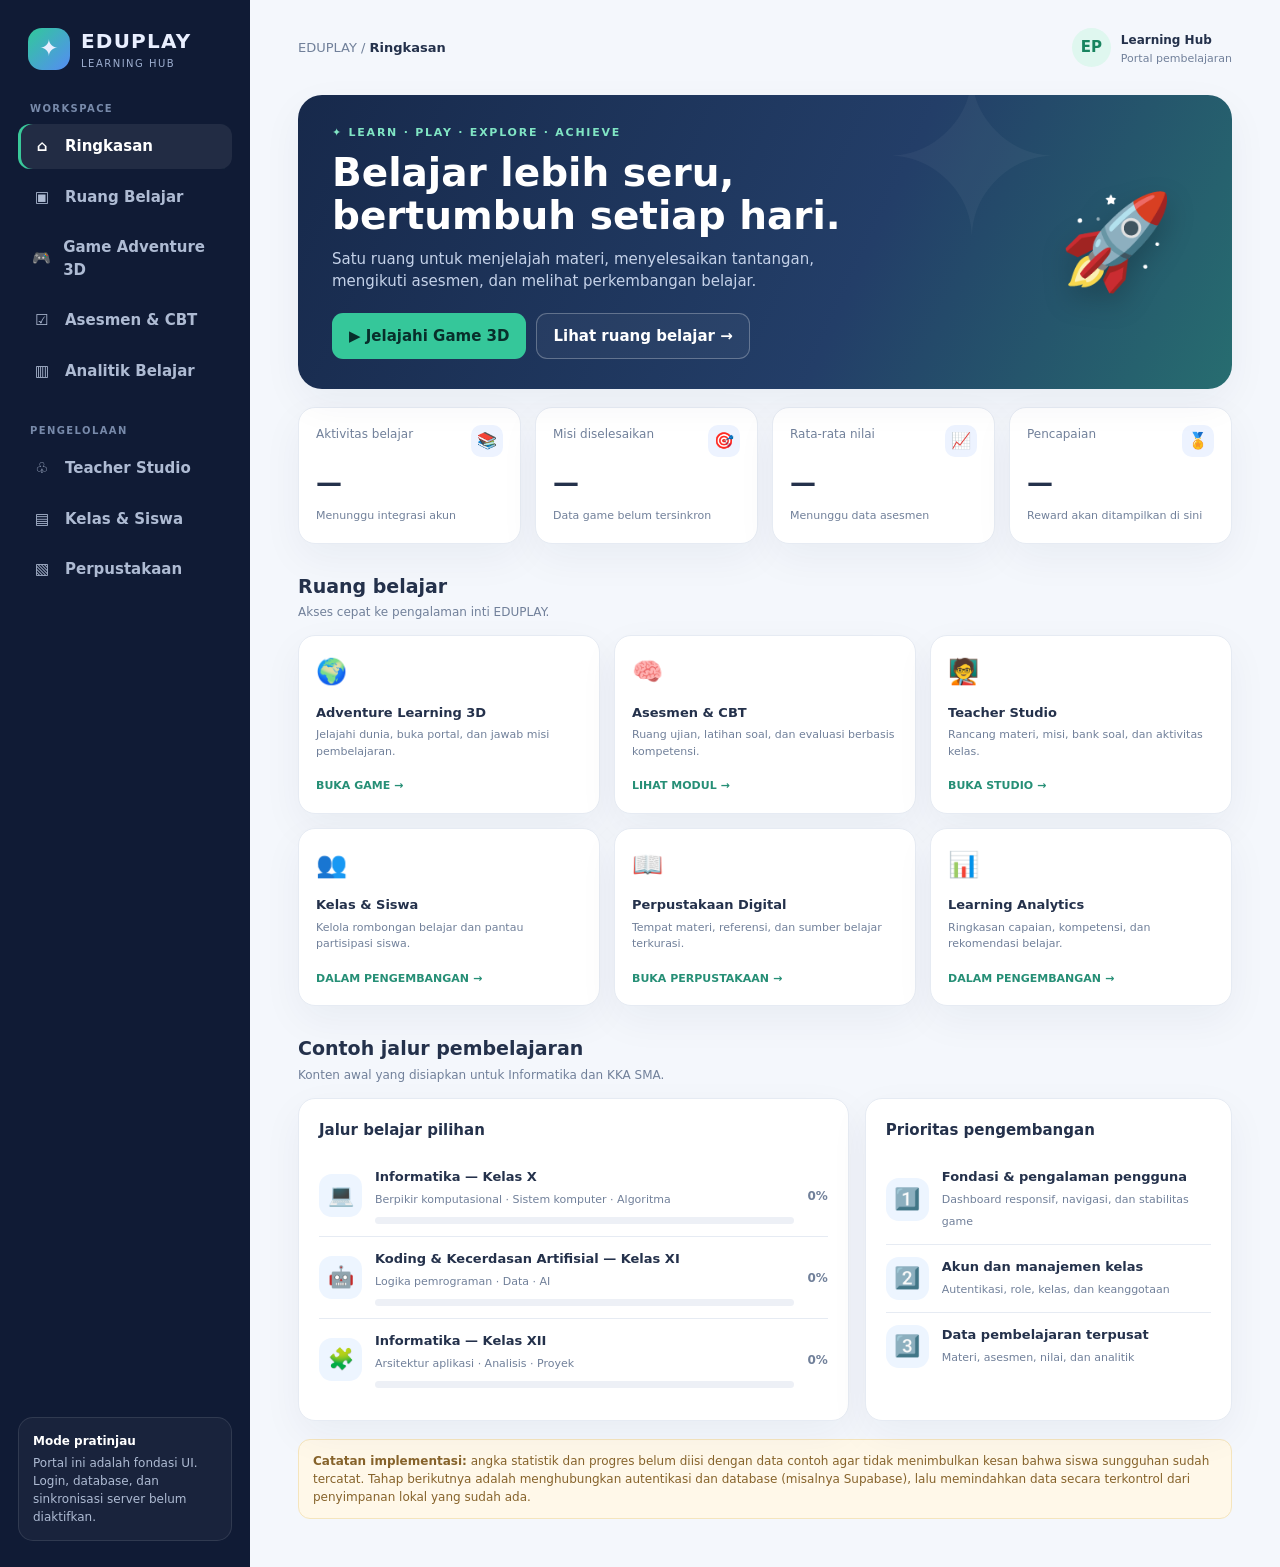
<file: portal.html>
<!doctype html>
<html lang="id">
<head>
<meta charset="utf-8"><meta name="viewport" content="width=device-width,initial-scale=1">
<meta name="theme-color" content="#101b35"><meta name="description" content="EDUPLAY — ruang belajar interaktif, game edukasi, dan analitik pembelajaran.">
<title>EDUPLAY — Learning Hub</title>
<style>
:root{--navy:#101b35;--navy2:#182747;--ink:#24314b;--muted:#71809a;--bg:#f4f7fc;--white:#fff;--line:#e6ebf3;--green:#27b58a;--blue:#5888ef;--violet:#8b70e8;--orange:#f2a84b;--shadow:0 14px 40px #1c31500d}
*{box-sizing:border-box}body{margin:0;background:var(--bg);color:var(--ink);font:15px/1.5 Inter,ui-sans-serif,system-ui,-apple-system,"Segoe UI",sans-serif}a{color:inherit;text-decoration:none}button{font:inherit;cursor:pointer}.shell{min-height:100vh;display:grid;grid-template-columns:250px 1fr}.side{background:var(--navy);color:#e9efff;padding:26px 18px;display:flex;flex-direction:column;gap:30px}.brand{display:flex;align-items:center;gap:11px;padding:0 10px}.brandmark{width:42px;height:42px;border-radius:14px;background:linear-gradient(135deg,#31c99a,#558cf4);display:grid;place-items:center;font-size:23px}.brand b{font-size:20px;letter-spacing:.06em}.brand small{display:block;color:#9eafd0;font-size:10px;letter-spacing:.15em}.navlabel{color:#788aaa;text-transform:uppercase;font-size:10px;font-weight:800;letter-spacing:.14em;padding:0 12px;margin-bottom:8px}.nav{display:grid;gap:6px}.nav a{padding:11px 13px;border-radius:12px;color:#aebbd3;display:flex;gap:12px;align-items:center;font-weight:650}.nav a:hover,.nav a.active{background:#ffffff13;color:white}.nav a.active{box-shadow:inset 3px 0 #39c99a}.nav .ic{width:22px;text-align:center}.sidefoot{margin-top:auto;border:1px solid #ffffff1a;background:#ffffff0a;border-radius:15px;padding:14px;color:#aebbd3;font-size:12px}.sidefoot b{display:block;color:white;margin-bottom:4px}.main{min-width:0;padding:28px clamp(18px,4vw,48px) 48px}.top{display:flex;justify-content:space-between;align-items:center;gap:16px;margin-bottom:28px}.crumb{color:var(--muted);font-size:13px}.crumb b{color:var(--ink)}.profile{display:flex;align-items:center;gap:10px}.avatar{width:39px;height:39px;border-radius:50%;background:#dff7ef;color:#18845f;display:grid;place-items:center;font-weight:800}.profile small{display:block;color:var(--muted);font-size:11px}.hero{background:linear-gradient(115deg,#17294b,#233e68 60%,#276d70);border-radius:24px;padding:30px 34px;color:white;display:flex;align-items:center;justify-content:space-between;gap:20px;overflow:hidden;position:relative;box-shadow:var(--shadow)}.hero:after{content:"✦";position:absolute;font-size:220px;color:#ffffff0b;right:18%;top:-100px}.eyebrow{color:#80e5c4;font-size:11px;letter-spacing:.16em;font-weight:800;text-transform:uppercase}.hero h1{font-size:clamp(26px,3.4vw,39px);line-height:1.12;margin:9px 0 10px;max-width:620px}.hero p{margin:0;color:#c5d2e9;max-width:550px}.hero-actions{display:flex;gap:10px;flex-wrap:wrap;margin-top:20px}.btn{display:inline-flex;align-items:center;justify-content:center;gap:8px;padding:11px 16px;border-radius:11px;font-weight:750;border:1px solid transparent}.btn.primary{background:#35c79a;color:#082f2b}.btn.ghost{border-color:#ffffff45;color:white;background:#ffffff0b}.hero-art{font-size:92px;filter:drop-shadow(0 12px 14px #0003);z-index:1;padding:0 24px}.sectionhead{display:flex;justify-content:space-between;align-items:end;gap:12px;margin:28px 0 14px}.sectionhead h2{font-size:19px;margin:0}.sectionhead p{margin:3px 0 0;color:var(--muted);font-size:12px}.stats{display:grid;grid-template-columns:repeat(4,minmax(0,1fr));gap:14px;margin-top:18px}.stat,.panel,.module{background:var(--white);border:1px solid var(--line);border-radius:17px;box-shadow:var(--shadow)}.stat{padding:17px}.stathead{display:flex;justify-content:space-between;color:var(--muted);font-size:12px}.staticon{width:32px;height:32px;border-radius:10px;display:grid;place-items:center;background:#edf3ff;font-size:16px}.stat strong{display:block;font-size:26px;margin-top:7px;letter-spacing:-.04em}.stat small{color:var(--muted);font-size:11px}.contentgrid{display:grid;grid-template-columns:1.5fr 1fr;gap:16px}.panel{padding:20px}.panel h3{margin:0 0 14px;font-size:15px}.course{display:flex;align-items:center;gap:13px;padding:12px 0;border-top:1px solid var(--line)}.course:first-of-type{border-top:0}.courseicon{width:43px;height:43px;border-radius:13px;display:grid;place-items:center;font-size:21px;background:#edf5ff}.courseinfo{flex:1;min-width:0}.courseinfo b{display:block;font-size:13px}.courseinfo small{color:var(--muted);font-size:11px}.progress{height:7px;border-radius:10px;background:#edf0f6;margin-top:8px;overflow:hidden}.progress i{height:100%;display:block;border-radius:10px;background:var(--green)}.pct{font-size:12px;color:var(--muted);font-weight:750}.modules{display:grid;grid-template-columns:repeat(3,1fr);gap:14px}.module{padding:17px;transition:.2s}.module:hover{transform:translateY(-3px);box-shadow:0 16px 34px #1c315015}.moduleicon{font-size:25px;margin-bottom:12px}.module b{display:block;font-size:13px}.module p{font-size:11px;color:var(--muted);margin:5px 0 12px;min-height:34px}.module a{font-size:11px;font-weight:800;color:#268f76}.notice{background:#fff8e9;border:1px solid #f5e5bd;color:#86632b;padding:12px 14px;border-radius:12px;font-size:12px;margin-top:18px}.hide{display:none!important}.mobilemenu{display:none;border:0;background:white;border-radius:10px;padding:8px 12px}
@media(max-width:1000px){.shell{grid-template-columns:210px 1fr}.stats{grid-template-columns:repeat(2,1fr)}.contentgrid{grid-template-columns:1fr}.modules{grid-template-columns:repeat(2,1fr)}.hero-art{font-size:70px;padding:0}}
@media(max-width:700px){.shell{display:block}.side{position:fixed;z-index:5;inset:0 auto 0 0;width:260px;transform:translateX(-105%);transition:.2s;box-shadow:20px 0 50px #0003}.side.open{transform:translateX(0)}.mobilemenu{display:block}.main{padding:18px 15px 36px}.top{margin-bottom:18px}.hero{padding:24px 20px}.hero-art{display:none}.stats{gap:9px}.stat{padding:13px}.stat strong{font-size:23px}.modules{grid-template-columns:1fr 1fr}.sectionhead{margin-top:23px}}
@media(max-width:390px){.modules{grid-template-columns:1fr}.profile .who{display:none}}
</style>
</head>
<body>
<div class="shell">
<aside class="side" id="sidebar">
 <div class="brand"><div class="brandmark">✦</div><div><b>EDUPLAY</b><small>LEARNING HUB</small></div></div>
 <div><div class="navlabel">Workspace</div><nav class="nav">
  <a class="active" href="#overview"><span class="ic">⌂</span>Ringkasan</a>
  <a href="#learning"><span class="ic">▣</span>Ruang Belajar</a>
  <a href="index.html"><span class="ic">🎮</span>Game Adventure 3D</a>
  <a href="#assessment"><span class="ic">☑</span>Asesmen & CBT</a>
  <a href="#analytics"><span class="ic">▥</span>Analitik Belajar</a>
 </nav></div>
 <div><div class="navlabel">Pengelolaan</div><nav class="nav">
  <a href="#teacher"><span class="ic">♧</span>Teacher Studio</a>
  <a href="#classes"><span class="ic">▤</span>Kelas & Siswa</a>
  <a href="#library"><span class="ic">▧</span>Perpustakaan</a>
 </nav></div>
 <div class="sidefoot"><b>Mode pratinjau</b>Portal ini adalah fondasi UI. Login, database, dan sinkronisasi server belum diaktifkan.</div>
</aside>
<main class="main" id="overview">
 <header class="top"><div style="display:flex;align-items:center;gap:12px"><button class="mobilemenu" id="menu" aria-label="Buka menu">☰</button><div class="crumb">EDUPLAY / <b>Ringkasan</b></div></div><div class="profile"><div class="avatar">EP</div><div class="who"><b style="font-size:12px">Learning Hub</b><small>Portal pembelajaran</small></div></div></header>
 <section class="hero"><div><div class="eyebrow">✦ Learn · Play · Explore · Achieve</div><h1>Belajar lebih seru,<br>bertumbuh setiap hari.</h1><p>Satu ruang untuk menjelajah materi, menyelesaikan tantangan, mengikuti asesmen, dan melihat perkembangan belajar.</p><div class="hero-actions"><a class="btn primary" href="index.html">▶ Jelajahi Game 3D</a><a class="btn ghost" href="#learning">Lihat ruang belajar →</a></div></div><div class="hero-art" aria-hidden="true">🚀</div></section>
 <section class="stats" aria-label="Statistik ringkasan">
  <div class="stat"><div class="stathead"><span>Aktivitas belajar</span><span class="staticon">📚</span></div><strong>—</strong><small>Menunggu integrasi akun</small></div>
  <div class="stat"><div class="stathead"><span>Misi diselesaikan</span><span class="staticon">🎯</span></div><strong>—</strong><small>Data game belum tersinkron</small></div>
  <div class="stat"><div class="stathead"><span>Rata-rata nilai</span><span class="staticon">📈</span></div><strong>—</strong><small>Menunggu data asesmen</small></div>
  <div class="stat"><div class="stathead"><span>Pencapaian</span><span class="staticon">🏅</span></div><strong>—</strong><small>Reward akan ditampilkan di sini</small></div>
 </section>
 <div class="sectionhead" id="learning"><div><h2>Ruang belajar</h2><p>Akses cepat ke pengalaman inti EDUPLAY.</p></div></div>
 <section class="modules">
  <article class="module"><div class="moduleicon">🌍</div><b>Adventure Learning 3D</b><p>Jelajahi dunia, buka portal, dan jawab misi pembelajaran.</p><a href="index.html">BUKA GAME →</a></article>
  <article class="module" id="assessment"><div class="moduleicon">🧠</div><b>Asesmen & CBT</b><p>Ruang ujian, latihan soal, dan evaluasi berbasis kompetensi.</p><a href="index.html#view-results">LIHAT MODUL →</a></article>
  <article class="module" id="teacher"><div class="moduleicon">🧑‍🏫</div><b>Teacher Studio</b><p>Rancang materi, misi, bank soal, dan aktivitas kelas.</p><a href="index.html">BUKA STUDIO →</a></article>
  <article class="module" id="classes"><div class="moduleicon">👥</div><b>Kelas & Siswa</b><p>Kelola rombongan belajar dan pantau partisipasi siswa.</p><a href="#roadmap">DALAM PENGEMBANGAN →</a></article>
  <article class="module" id="library"><div class="moduleicon">📖</div><b>Perpustakaan Digital</b><p>Tempat materi, referensi, dan sumber belajar terkurasi.</p><a href="index.html">BUKA PERPUSTAKAAN →</a></article>
  <article class="module" id="analytics"><div class="moduleicon">📊</div><b>Learning Analytics</b><p>Ringkasan capaian, kompetensi, dan rekomendasi belajar.</p><a href="#roadmap">DALAM PENGEMBANGAN →</a></article>
 </section>
 <div class="sectionhead"><div><h2>Contoh jalur pembelajaran</h2><p>Konten awal yang disiapkan untuk Informatika dan KKA SMA.</p></div></div>
 <section class="contentgrid">
  <div class="panel"><h3>Jalur belajar pilihan</h3>
   <div class="course"><div class="courseicon">💻</div><div class="courseinfo"><b>Informatika — Kelas X</b><small>Berpikir komputasional · Sistem komputer · Algoritma</small><div class="progress"><i style="width:0%"></i></div></div><span class="pct">0%</span></div>
   <div class="course"><div class="courseicon">🤖</div><div class="courseinfo"><b>Koding & Kecerdasan Artifisial — Kelas XI</b><small>Logika pemrograman · Data · AI</small><div class="progress"><i style="width:0%"></i></div></div><span class="pct">0%</span></div>
   <div class="course"><div class="courseicon">🧩</div><div class="courseinfo"><b>Informatika — Kelas XII</b><small>Arsitektur aplikasi · Analisis · Proyek</small><div class="progress"><i style="width:0%"></i></div></div><span class="pct">0%</span></div>
  </div>
  <div class="panel" id="roadmap"><h3>Prioritas pengembangan</h3>
   <div class="course"><div class="courseicon">1️⃣</div><div class="courseinfo"><b>Fondasi & pengalaman pengguna</b><small>Dashboard responsif, navigasi, dan stabilitas game</small></div></div>
   <div class="course"><div class="courseicon">2️⃣</div><div class="courseinfo"><b>Akun dan manajemen kelas</b><small>Autentikasi, role, kelas, dan keanggotaan</small></div></div>
   <div class="course"><div class="courseicon">3️⃣</div><div class="courseinfo"><b>Data pembelajaran terpusat</b><small>Materi, asesmen, nilai, dan analitik</small></div></div>
  </div>
 </section>
 <div class="notice"><b>Catatan implementasi:</b> angka statistik dan progres belum diisi dengan data contoh agar tidak menimbulkan kesan bahwa siswa sungguhan sudah tercatat. Tahap berikutnya adalah menghubungkan autentikasi dan database (misalnya Supabase), lalu memindahkan data secara terkontrol dari penyimpanan lokal yang sudah ada.</div>
</main>
</div>
<script>
const menu=document.getElementById('menu'),side=document.getElementById('sidebar');
menu?.addEventListener('click',()=>side.classList.toggle('open'));
side.querySelectorAll('a').forEach(a=>a.addEventListener('click',()=>side.classList.remove('open')));
</script>
</body></html>
</file>
<file: assets/css/base.css>
@font-face{font-family:"EV Display";src:url([data-uri]) format("woff");font-weight:700;font-display:swap}
:root{
 --ink:#17324f;--ink2:#2c4c70;--muted:#56708f;--paper:#fff;--paper2:#eef7ff;--line:#c9dcef;
 --grape:#6b4ce6;--grape-d:#4630ad;--lagoon:#11b3c6;--lagoon-d:#0a8292;--sun:#ffc83d;--sun-d:#c98e0b;
 --leaf:#2fbf71;--leaf-d:#1d8a50;--coral:#ff5d6c;--coral-d:#c63645;
 --r-lg:22px;--r-md:15px;--r-sm:11px;--depth:0 6px 0 var(--ink);
 --display:"EV Display","Poppins",ui-rounded,system-ui,sans-serif;
}
*{box-sizing:border-box}
html,body{margin:0;min-height:100%}html{background:#e4f7ff}
body{font-family:system-ui,-apple-system,"Segoe UI",Roboto,sans-serif;color:var(--ink);background:linear-gradient(180deg,#5fc2f5 0%,#a9e3ff 42%,#e4f7ff 100%) fixed;overflow-x:hidden;-webkit-tap-highlight-color:transparent}
body.locked{overflow:hidden}
</file>
<file: assets/css/pages/play.css>
/* langit */
.sky{position:fixed;inset:0;pointer-events:none;z-index:0;overflow:hidden}
.cloud{position:absolute;width:150px;height:46px;background:#fff;border-radius:40px;opacity:.75;animation:drift linear infinite}
.cloud::before,.cloud::after{content:"";position:absolute;background:#fff;border-radius:50%}
.cloud::before{width:66px;height:66px;left:22px;top:-32px}.cloud::after{width:48px;height:48px;left:76px;top:-20px}
.cloud:nth-child(1){top:9%;animation-duration:95s;animation-delay:-20s}
.cloud:nth-child(2){top:24%;transform:scale(.7);animation-duration:120s;animation-delay:-70s;opacity:.6}
.cloud:nth-child(3){top:58%;transform:scale(1.2);animation-duration:140s;animation-delay:-40s;opacity:.5}
.cloud:nth-child(4){top:80%;transform:scale(.8);animation-duration:110s;animation-delay:-95s;opacity:.55}
@keyframes drift{from{left:-220px}to{left:110%}}
/* dasar */
button,input,select,textarea{font:inherit;color:inherit}
button{cursor:pointer;border:2.5px solid var(--ink);background:#fff;color:var(--ink);border-radius:var(--r-sm);padding:9px 14px;font-weight:800;box-shadow:0 4px 0 var(--ink);transition:transform .07s,box-shadow .07s,background .15s;touch-action:manipulation}
button:hover:not(:disabled){background:#f3f9ff}
button:active:not(:disabled){transform:translateY(3px);box-shadow:0 1px 0 var(--ink)}
button:disabled{opacity:.45;cursor:not-allowed;box-shadow:0 2px 0 var(--ink)}
button:focus-visible,input:focus-visible,select:focus-visible,textarea:focus-visible{outline:3px solid var(--grape);outline-offset:3px}
.primary{background:var(--grape);color:#fff}.primary:hover:not(:disabled){background:#7a5df0}
.sunny{background:var(--sun)}.sunny:hover:not(:disabled){background:#ffd361}
.success{background:var(--leaf);color:#fff}.success:hover:not(:disabled){background:#3bcc7d}
.danger{background:#ffe3e6;color:var(--coral-d)}.danger:hover:not(:disabled){background:#ffd2d7}
input,select,textarea{width:100%;border:2px solid var(--ink);border-radius:12px;background:#f6fbff;padding:11px 12px;outline:none}
input:focus,select:focus,textarea:focus{background:#fff;border-color:var(--grape)}
textarea{resize:vertical;min-height:110px;line-height:1.5}
label{display:block;font-size:13px;font-weight:800;margin:0 0 6px;color:var(--ink2)}
.field{margin:0 0 14px}.muted{color:var(--muted)}.small{font-size:13px}
h1,h2,h3{font-family:var(--display);font-weight:700;letter-spacing:-.01em;margin:0}
.app{position:relative;z-index:1;max-width:1360px;margin:auto;padding:18px 18px 10px}
.panel{background:var(--paper);border:2.5px solid var(--ink);border-radius:var(--r-lg);box-shadow:var(--depth)}
/* header */
.top{display:flex;align-items:center;justify-content:space-between;gap:12px;flex-wrap:wrap;margin-bottom:16px}
.brand{display:flex;align-items:center;gap:14px}
.cubebox{width:52px;height:52px;perspective:240px;display:grid;place-items:center}
.cube{width:34px;height:34px;position:relative;transform-style:preserve-3d;transform:rotateX(-24deg) rotateY(-40deg);animation:wobble 7s ease-in-out infinite}
.cube i{position:absolute;inset:0;border:2.5px solid var(--ink);display:grid;place-items:center;font:700 13px var(--display);color:#fff;font-style:normal}
.cube .fa{background:var(--grape);transform:translateZ(17px)}
.cube .fb{background:var(--lagoon);transform:rotateY(90deg) translateZ(17px)}
.cube .fc{background:var(--sun);color:var(--ink);transform:rotateX(90deg) translateZ(17px)}
.cube .fd{background:var(--grape-d);transform:rotateY(-90deg) translateZ(17px)}
.cube .fe{background:var(--leaf);transform:rotateY(180deg) translateZ(17px)}
.cube .ff{background:var(--coral,#f26d6d);transform:rotateX(-90deg) translateZ(17px)}
@keyframes wobble{0%,100%{transform:rotateX(-24deg) rotateY(-40deg)}50%{transform:rotateX(-24deg) rotateY(-130deg)}}
.brand h1{font-size:24px;line-height:1}.brand p{margin:4px 0 0;font-size:13px;color:var(--ink2);font-weight:600}
.topactions{display:flex;gap:8px;align-items:center}
.status{display:inline-flex;align-items:center;gap:7px;font-size:13px;font-weight:800;background:#e5fbef;border:2px solid var(--leaf-d);color:var(--leaf-d);padding:6px 11px;border-radius:30px}
.status::before{content:"";width:8px;height:8px;border-radius:50%;background:var(--leaf);box-shadow:0 0 0 0 #2fbf7180;animation:ping 2.2s infinite}
@keyframes ping{0%{box-shadow:0 0 0 0 #2fbf7199}80%,100%{box-shadow:0 0 0 9px #2fbf7100}}
.iconbtn{width:44px;height:44px;padding:0;display:grid;place-items:center;font-size:18px}
/* HUD */
.hud{display:grid;grid-template-columns:auto 1fr auto auto;gap:12px;align-items:center;padding:12px 16px;margin-bottom:14px}
.lvl{display:flex;align-items:center;gap:10px}
.lvlbadge{position:relative;width:58px;height:58px}
.lvlbadge svg{position:absolute;inset:0;transform:rotate(-90deg)}
.lvlbadge b{position:absolute;inset:0;display:grid;place-items:center;font:700 22px var(--display)}
.lvl span{font-size:13px;font-weight:800;color:var(--ink2)}
.xpline{display:flex;justify-content:space-between;align-items:baseline;gap:10px;margin-bottom:6px}
.xpline b{font:700 20px var(--display)}.xpline span{font-size:13px;color:var(--muted);font-weight:600}
.xpbar{height:16px;border:2.5px solid var(--ink);border-radius:20px;background:#e6f1fb;overflow:hidden}
.xpbar i{display:block;height:100%;width:0;background:repeating-linear-gradient(-45deg,var(--sun) 0 12px,#ffd968 12px 24px);border-right:2.5px solid var(--ink);transition:width .6s cubic-bezier(.3,1.4,.5,1)}
.pill{display:flex;align-items:center;gap:8px;border:2.5px solid var(--ink);border-radius:16px;padding:7px 13px;background:var(--paper2);box-shadow:0 3px 0 var(--ink)}
.pill .ico{font-size:20px}.pill b{font:700 20px var(--display);line-height:1}.pill span{font-size:12px;font-weight:700;color:var(--muted)}
.bump{animation:bump .45s cubic-bezier(.3,1.8,.5,1)}
@keyframes bump{0%{transform:scale(1)}40%{transform:scale(1.18)}100%{transform:scale(1)}}
/* nav */
.nav{display:flex;gap:8px;overflow-x:auto;padding:2px 2px 12px;scrollbar-width:none}
.nav::-webkit-scrollbar{display:none}
.nav button{white-space:nowrap;border-radius:30px;padding:9px 16px}
.nav button.active{background:var(--ink);color:#fff;box-shadow:0 4px 0 var(--grape)}
.view{display:none}.view.active{display:block;animation:viewIn .28s ease-out}
@keyframes viewIn{from{opacity:0;transform:translateY(8px)}to{opacity:1;transform:none}}
.layout{display:grid;grid-template-columns:minmax(0,2.15fr) minmax(280px,.72fr);gap:18px;align-items:start}
.card{padding:16px}
.card>h2{font-size:20px;margin-bottom:4px}
/* stage 3D */
 .stage{position:relative;border:2.5px solid var(--ink);border-radius:var(--r-lg);box-shadow:var(--depth);overflow:hidden;aspect-ratio:16/9;min-height:360px;max-height:760px;background:linear-gradient(180deg,var(--skyTop,#6cc4f0),var(--skyBot,#bfe9ff));user-select:none;-webkit-user-select:none}
.stage canvas{position:absolute;inset:0;width:100%;height:100%;display:block;touch-action:none;outline:none;cursor:grab}.stage canvas:active{cursor:grabbing}
.stage.full{position:fixed;inset:0;z-index:40;border-radius:0;border:0;box-shadow:none;aspect-ratio:auto}
.labels{position:absolute;inset:0;pointer-events:none;overflow:hidden}
.lbl{position:absolute;left:0;top:0;white-space:nowrap;font:700 12px var(--display);color:var(--ink);background:#fff;border:2px solid var(--ink);border-radius:20px;padding:2px 8px;box-shadow:0 2px 0 var(--ink);will-change:transform}
.lbl.you{background:var(--sun)}
.lbl.npc{background:#efe9ff}
.lbl.portal{width:28px;height:28px;padding:0;display:grid;place-items:center;font-size:13px;border-radius:50%;color:#fff;background:var(--grape)}
.lbl.portal.done{background:var(--leaf)}
.lbl.near{animation:hop .9s ease-in-out infinite}
@keyframes hop{0%,100%{margin-top:0}50%{margin-top:-6px}}
.floater{position:absolute;left:0;top:0;font:700 18px var(--display);color:#fff;-webkit-text-stroke:1px var(--ink);text-shadow:0 2px 0 var(--ink);pointer-events:none;white-space:nowrap}
.ov{position:absolute;left:0;right:0;display:flex;justify-content:space-between;align-items:flex-start;gap:8px;padding:12px;pointer-events:none}
.ov>*{pointer-events:auto}
.ov.topbar{top:0}
.ov.bottombar{bottom:0;align-items:flex-end}
.worldchip{background:#ffffffe6;border:2.5px solid var(--ink);border-radius:16px;padding:7px 12px;box-shadow:0 3px 0 var(--ink);max-width:62%}
.worldchip h2{font-size:17px;line-height:1.15}
.tags{display:flex;gap:5px;flex-wrap:wrap;margin-top:5px}
.tag{font-size:11px;font-weight:800;background:var(--paper2);border:1.5px solid var(--ink2);border-radius:20px;padding:2px 8px;color:var(--ink2)}
.stagebtns{display:flex;gap:7px}
.stagebtns button{background:#ffffffe6;width:42px;height:42px;padding:0;font-size:17px}
.dpad{display:grid;grid-template-columns:repeat(3,48px);grid-template-rows:repeat(3,48px);gap:4px}
.dpad button{padding:0;background:#ffffffb8;font-size:18px;border-radius:12px;touch-action:none}
.dpad button[data-move="up"]{grid-column:2;grid-row:1}.dpad button[data-move="left"]{grid-column:1;grid-row:2}
.dpad button[data-move="right"]{grid-column:3;grid-row:2}.dpad button[data-move="down"]{grid-column:2;grid-row:3}
.prompt{align-self:flex-end;margin-bottom:6px;background:var(--ink);color:#fff;font-weight:700;font-size:14px;border-radius:14px;padding:8px 14px;max-width:46%;text-align:center;box-shadow:0 3px 0 #0007;transition:opacity .2s,transform .2s}
.prompt.hide{opacity:0;transform:translateY(8px)}
.actbtn{width:78px;height:78px;border-radius:50%;background:var(--sun);font-size:30px;padding:0;display:grid;place-items:center;box-shadow:0 6px 0 var(--ink)}
.actbtn.ready{animation:glow 1.1s ease-in-out infinite}
@keyframes glow{0%,100%{background:var(--sun)}50%{background:#fff0a8}}
.nogl{position:absolute;inset:0;display:none;place-items:center;text-align:center;padding:30px;background:#ffffffe6;font-weight:700}
.stage.no3d .nogl{display:grid}
.stage.no3d .ov.bottombar{display:none}
.under{display:flex;justify-content:space-between;align-items:center;gap:10px;flex-wrap:wrap;margin-top:14px}
.keys{font-size:13px;color:var(--ink2);font-weight:600}
kbd{display:inline-block;min-width:24px;text-align:center;font:700 12px var(--display);border:2px solid var(--ink);border-bottom-width:4px;border-radius:7px;padding:1px 6px;background:#fff;margin:0 1px}
/* mission board */
.board h2{font-size:20px}
.progresswrap{display:flex;align-items:center;gap:10px;margin:12px 0 14px}
.progress{flex:1;height:14px;border-radius:20px;background:#e6f1fb;border:2.5px solid var(--ink);overflow:hidden}
.progress>div{height:100%;width:0;background:linear-gradient(90deg,var(--grape),var(--lagoon));transition:width .5s ease}
.progresswrap b{font:700 15px var(--display);min-width:44px;text-align:right}
.questlist{display:grid;gap:9px}
.quest{display:grid;grid-template-columns:36px 1fr;gap:10px;align-items:start;background:var(--paper2);border:2px solid var(--ink);border-radius:var(--r-md);padding:10px}
.quest .num{width:36px;height:36px;border-radius:50%;border:2.5px solid var(--ink);display:grid;place-items:center;font:700 15px var(--display);color:#fff;background:var(--grape)}
.quest.done{background:#e6f8ee;border-color:var(--leaf-d)}
.quest.done .num{background:var(--leaf);border-color:var(--leaf-d)}
.quest.near{background:#fff7d6;border-color:var(--sun-d)}
.quest b{display:block;font-size:15px}
.quest .sub{font-size:13px;color:var(--muted);margin-top:2px}
.quest .qact{display:flex;gap:7px;margin-top:8px;align-items:center}
.quest .qact button{flex:1;padding:7px 10px;font-size:13px}
.xpchip{font:700 12px var(--display);background:#fff;border:2px solid var(--ink);border-radius:20px;padding:3px 8px;white-space:nowrap}
.hint{padding:11px 13px;border-radius:var(--r-md);background:#fff9e3;border:2px dashed var(--sun-d);color:var(--ink2);font-size:14px;line-height:1.5}
.two{display:grid;grid-template-columns:1fr 1fr;gap:12px}
.actions{display:flex;gap:9px;flex-wrap:wrap}
.actions button{flex:1 1 auto}
.empty{padding:16px;border:2px dashed var(--line);border-radius:var(--r-md);color:var(--muted);font-size:14px}
.studiomsg{margin-top:14px}
.genbtn{font-size:15px;padding:12px 16px}
/* modals */
.modal{position:fixed;inset:0;background:#17324f99;backdrop-filter:blur(4px);-webkit-backdrop-filter:blur(4px);display:none;align-items:center;justify-content:center;padding:16px;z-index:60}
.modal.show{display:flex}
.dialog{width:min(540px,100%);max-height:92vh;overflow:auto;background:#fff;border:3px solid var(--ink);border-radius:24px;box-shadow:0 8px 0 var(--ink);padding:0;animation:pop .32s cubic-bezier(.3,1.6,.5,1)}
@keyframes pop{from{transform:scale(.85) translateY(20px);opacity:0}to{transform:none;opacity:1}}
.dialog.shake{animation:shake .4s}
@keyframes shake{0%,100%{transform:translateX(0)}20%{transform:translateX(-10px)}40%{transform:translateX(9px)}60%{transform:translateX(-6px)}80%{transform:translateX(4px)}}
.dhead{padding:16px 20px;background:var(--grape);color:#fff;border-bottom:3px solid var(--ink);display:flex;justify-content:space-between;align-items:center;gap:10px}
.dhead h2{font-size:21px}
.dhead .pchip{font:700 12px var(--display);background:#ffffff2b;border:2px solid #ffffff80;border-radius:20px;padding:3px 10px;white-space:nowrap}
.dbody{padding:18px 20px 20px}
.qtext{font-size:17px;font-weight:600;line-height:1.5;white-space:pre-line;margin:0}
.answers{display:grid;gap:10px;margin-top:16px}
.answers button{display:flex;gap:12px;align-items:center;text-align:left;padding:11px 13px;font-weight:700;font-size:15px}
.answers .letter{flex:0 0 30px;height:30px;border-radius:9px;border:2px solid var(--ink);display:grid;place-items:center;font:700 14px var(--display);background:var(--paper2)}
.answers button.correct{background:#dff7e9;border-color:var(--leaf-d);box-shadow:0 4px 0 var(--leaf-d)}
.answers button.correct .letter{background:var(--leaf);color:#fff;border-color:var(--leaf-d)}
.answers button.wrong{background:#ffe6e9;border-color:var(--coral-d);box-shadow:0 2px 0 var(--coral-d)}
.answers button.wrong .letter{background:var(--coral);color:#fff;border-color:var(--coral-d)}
.feedback{margin-top:14px;padding:12px 14px;border-radius:14px;font-size:14px;line-height:1.5;display:none;border:2px solid}
.feedback.ok{display:block;background:#e6f8ee;border-color:var(--leaf-d)}
.feedback.no{display:block;background:#fff1f2;border-color:var(--coral-d)}
.dfoot{display:flex;gap:9px;margin-top:16px}.dfoot button{flex:1}
.npcwrap{display:grid;grid-template-columns:76px 1fr;gap:14px;align-items:start}
.npcface{width:76px;height:76px;border:3px solid var(--ink);border-radius:18px;background:#f3d1b0;position:relative;overflow:hidden;box-shadow:0 4px 0 var(--ink)}
.npcface .cap{position:absolute;left:-4px;right:-4px;top:0;height:18px;background:var(--ink)}
.npcface .eye{position:absolute;top:30px;width:16px;height:12px;border:3px solid var(--ink);border-radius:4px;background:#fff}
.npcface .eye::after{content:"";position:absolute;width:5px;height:5px;background:var(--ink);left:4px;top:2px;animation:look 4s infinite}
@keyframes look{0%,40%,100%{left:4px}50%,90%{left:1px}}
.npcface .eye.l{left:12px}.npcface .eye.r{right:12px}
.npcface .beard{position:absolute;left:10px;right:10px;bottom:-6px;height:22px;background:#fff;border:3px solid var(--ink);border-radius:10px}
.bubble{position:relative;background:var(--paper2);border:2.5px solid var(--ink);border-radius:16px;padding:12px 14px;font-size:15px;line-height:1.55;min-height:76px}
.bubble::before{content:"";position:absolute;left:-11px;top:24px;width:16px;height:16px;background:var(--paper2);border-left:2.5px solid var(--ink);border-bottom:2.5px solid var(--ink);transform:rotate(45deg)}
.win{text-align:center}
.trophy{font-size:64px;line-height:1;animation:trophy 1.4s ease-in-out infinite}
@keyframes trophy{0%,100%{transform:translateY(0) rotate(-4deg)}50%{transform:translateY(-8px) rotate(4deg)}}
.stars{font-size:34px;letter-spacing:6px;margin:6px 0}
.stars .off{filter:grayscale(1);opacity:.3}
.wingrid{display:grid;grid-template-columns:repeat(3,1fr);gap:8px;margin:14px 0}
.wingrid div{border:2px solid var(--ink);border-radius:14px;padding:9px;background:var(--paper2)}
.wingrid b{display:block;font:700 22px var(--display)}.wingrid span{font-size:12px;color:var(--muted);font-weight:700}

/* Landscape lebar untuk pengalaman third-person. */
@media(min-width:1100px){.app{max-width:1680px}.stage{min-height:480px}.layout{grid-template-columns:minmax(0,2.25fr) minmax(300px,.7fr)}}
@media(max-width:900px){.layout{grid-template-columns:1fr}.stage{aspect-ratio:16/9;min-height:320px;max-height:68vh}.board{max-height:460px}}
</file>
<file: assets/css/pages/results.css>
/* results */
.report{display:grid;grid-template-columns:150px 1fr;gap:18px;align-items:center;margin:12px 0 6px}
.ring{position:relative;width:150px;height:150px}
.ring svg{transform:rotate(-90deg)}
.ring div{position:absolute;inset:0;display:grid;place-content:center;text-align:center}
.ring b{font:700 32px var(--display);line-height:1}.ring span{font-size:12px;font-weight:700;color:var(--muted)}
.rstats{display:grid;grid-template-columns:repeat(2,1fr);gap:9px}
.rstat{border:2px solid var(--ink);border-radius:14px;padding:9px 12px;background:var(--paper2)}
.rstat span{display:block;font-size:12px;font-weight:700;color:var(--muted)}.rstat strong{font:700 22px var(--display)}
.skill{border:2px solid var(--ink);border-radius:14px;padding:10px 12px;background:#fff}
.skill .row{display:flex;justify-content:space-between;gap:8px;font-size:14px;font-weight:700}
.skill .bar{height:9px;border-radius:9px;background:#e6f1fb;margin-top:7px;overflow:hidden;border:1.5px solid var(--ink)}
.skill .bar i{display:block;height:100%;background:var(--leaf);width:0}
.ach{display:grid;grid-template-columns:44px 1fr;gap:11px;align-items:center;border:2px solid var(--ink);border-radius:14px;padding:9px 11px;background:#fff}
.ach .em{width:44px;height:44px;display:grid;place-items:center;font-size:22px;border-radius:12px;border:2px solid var(--ink);background:var(--sun)}
.ach.locked{background:#f2f5f9;border-style:dashed}
.ach.locked .em{filter:grayscale(1);background:#e2e8ef;opacity:.6}
.ach b{display:block;font-size:14px}.ach span{font-size:12.5px;color:var(--muted)}
</file>
<file: assets/css/pages/help.css>
/* help */
.helpgrid{display:grid;grid-template-columns:repeat(auto-fit,minmax(240px,1fr));gap:12px;margin-top:14px}
.helpitem{border:2px solid var(--ink);border-radius:var(--r-md);padding:14px;background:var(--paper2)}
.helpitem h3{font-size:16px;margin-bottom:6px}
.helpitem p{margin:0;font-size:14px;line-height:1.6;color:var(--ink2)}
.footer{font-size:13px;color:var(--ink2);text-align:center;padding:22px 0 10px;font-weight:600}
/* toast & fx */
.toasts{position:fixed;left:50%;top:14px;transform:translateX(-50%);display:grid;gap:8px;z-index:80;pointer-events:none;width:min(420px,92vw)}
.toast{background:#fff;border:2.5px solid var(--ink);border-radius:16px;box-shadow:0 4px 0 var(--ink);padding:10px 14px;font-weight:700;font-size:14px;display:flex;gap:10px;align-items:center;animation:toastIn .3s cubic-bezier(.3,1.6,.5,1)}
.toast.gold{background:#fff3c4}.toast.green{background:#e3f8ec}.toast.purple{background:#efeaff}
.toast.out{animation:toastOut .3s forwards}
@keyframes toastIn{from{transform:translateY(-20px) scale(.9);opacity:0}to{transform:none;opacity:1}}
@keyframes toastOut{to{transform:translateY(-10px);opacity:0}}
#fx{position:fixed;inset:0;pointer-events:none;z-index:90}
.levelup{position:fixed;left:50%;top:38%;transform:translate(-50%,-50%);z-index:85;pointer-events:none;font:700 44px var(--display);color:var(--sun);-webkit-text-stroke:2px var(--ink);text-shadow:0 5px 0 var(--ink);white-space:nowrap;animation:lvl 1.8s ease-out forwards}
@keyframes lvl{0%{transform:translate(-50%,-50%) scale(.3);opacity:0}20%{transform:translate(-50%,-50%) scale(1.15);opacity:1}35%{transform:translate(-50%,-50%) scale(1)}80%{opacity:1}100%{transform:translate(-50%,-80%) scale(1);opacity:0}}
@media(max-width:900px){.layout{grid-template-columns:1fr}.hud{grid-template-columns:auto 1fr;}.pill{justify-content:center}}
@media(max-width:600px){
 .app{padding:12px 10px 8px}.top{flex-wrap:nowrap}.brand{gap:8px}.cubebox{width:40px;height:40px}.brand h1{font-size:19px}.brand p{font-size:12px}.status,.rlabel{display:none}#resetAll{width:44px;height:44px;padding:0;font-size:18px}
 .stage{aspect-ratio:4/5}.card{padding:13px}.two{grid-template-columns:1fr}
 .worldchip{max-width:70%}.worldchip h2{font-size:15px}
 .dpad{grid-template-columns:repeat(3,46px);grid-template-rows:repeat(3,46px)}
 .actbtn{width:72px;height:72px}
 .prompt{position:absolute;left:50%;transform:translateX(-50%);bottom:174px;max-width:86%;font-size:13px}
 .prompt.hide{transform:translate(-50%,8px)}
 .report{grid-template-columns:1fr;justify-items:center}.rstats{width:100%}
 .hud{padding:10px 12px;gap:10px}.lvlbadge{width:50px;height:50px}
}
@media(prefers-reduced-motion:reduce){*,*::before,*::after{animation:none!important;transition:none!important}}
</file>
<file: assets/css/pages/studio.css>
/* ===== v2 tambahan ===== */
[hidden]{display:none!important}
.questlist.scroll{max-height:540px;overflow:auto;padding-right:4px}
.seg{display:flex;gap:6px;background:var(--paper2);border:2.5px solid var(--ink);border-radius:16px;padding:5px}
.seg button{flex:1;box-shadow:none;border:2px solid transparent;background:transparent;border-radius:11px;padding:9px 10px}
.seg button.on{background:var(--ink);color:#fff;border-color:var(--ink)}
.seg button:active:not(:disabled){transform:none}
.srcrow{display:grid;grid-template-columns:auto 1fr;gap:8px;margin-bottom:8px}
.urlrow{display:flex;gap:8px}.urlrow input{min-width:0}
.urlrow button{white-space:nowrap}
.drop{position:relative}
.drop.over textarea{border-color:var(--grape);background:#f1edff}
.drop.over::after{content:"Lepaskan file di sini";position:absolute;inset:0;display:grid;place-items:center;font:700 18px var(--display);color:var(--grape);pointer-events:none}
.extract{margin:0 0 8px;font-size:13px;line-height:1.5}
.extract.busy::before{content:"";display:inline-block;width:12px;height:12px;border:2.5px solid var(--grape);border-right-color:transparent;border-radius:50%;margin-right:7px;vertical-align:-1px;animation:spin .8s linear infinite}
@keyframes spin{to{transform:rotate(360deg)}}
.extract.ok{color:var(--leaf-d)}.extract.err{color:var(--coral-d)}
.wcount{font-size:12px;color:var(--muted);font-weight:700;margin-top:5px}
.ready{margin-top:14px;border:2.5px solid var(--ink);border-radius:var(--r-md);padding:11px 13px;background:#fff}
.ready .row{display:flex;justify-content:space-between;gap:10px;align-items:center;font-weight:700;font-size:14px}
.ready .progress{margin-top:8px;height:12px}
.ready.okay{background:#e6f8ee;border-color:var(--leaf-d)}
.ready.okay .progress>div{background:var(--leaf)}
.badge{display:inline-block;font:700 12px var(--display);border:2px solid var(--ink);border-radius:20px;padding:2px 9px;background:#fff}
.badge.warn{background:#fff1c2}.badge.ok{background:#dff7e9}
.grid2{display:grid;grid-template-columns:1fr 1fr;gap:16px}
.sub2{font-size:16px;margin:0 0 6px}
details.steps{margin-top:12px;border:2px solid var(--ink);border-radius:var(--r-md);background:var(--paper2);padding:10px 12px}
details.steps summary{cursor:pointer;font-weight:800}
details.steps ol{margin:10px 0 6px;padding-left:20px;line-height:1.6;font-size:14px}
pre.code{max-height:220px;overflow:auto;background:#10243b;color:#d6f1ff;border-radius:12px;padding:12px;font:12px/1.5 ui-monospace,Menlo,Consolas,monospace;white-space:pre;margin:8px 0}
.check{display:flex;gap:9px;align-items:flex-start;font-size:14px;font-weight:600;margin:8px 0 12px}
.check input{width:20px;height:20px;flex:0 0 20px;margin:1px 0 0;accent-color:var(--grape)}
.rtable{width:100%;border-collapse:separate;border-spacing:0;font-size:13px}
.rtable th{position:sticky;top:0;background:var(--ink);color:#fff;text-align:left;padding:7px 9px;font-weight:700}
.rtable th:first-child{border-top-left-radius:10px}.rtable th:last-child{border-top-right-radius:10px}
.rtable td{padding:7px 9px;border-bottom:1.5px solid var(--line);vertical-align:top}
.rtable tr:nth-child(even) td{background:#f6fbff}
.tablewrap{max-height:300px;overflow:auto;border:2px solid var(--ink);border-radius:12px}
.stuchip{background:#ffffffe6;border:2.5px solid var(--ink);border-radius:14px;padding:0 11px;height:42px;font-size:13px;font-weight:800;box-shadow:0 3px 0 var(--ink);max-width:150px;overflow:hidden;text-overflow:ellipsis;white-space:nowrap}
.notready{position:absolute;inset:0;display:none;place-items:center;text-align:center;padding:24px;background:#ffffffd9;z-index:2}
.stage.blocked .notready{display:grid}
.stage.blocked .ov.bottombar{display:none}
.notready .box{max-width:360px}
.notready h3{font-size:20px;margin-bottom:6px}
.dialog.wide{width:min(720px,100%)}
.score{display:grid;grid-template-columns:auto 1fr;gap:16px;align-items:center;text-align:left;margin:6px 0 10px}
.scorebig{width:110px;height:110px;border:3px solid var(--ink);border-radius:26px;background:var(--sun);display:grid;place-content:center;text-align:center;box-shadow:0 5px 0 var(--ink)}
.scorebig b{font:700 40px var(--display);line-height:1}.scorebig span{font-size:12px;font-weight:800}
.who b{font:700 20px var(--display);display:block}.who span{font-size:14px;color:var(--muted);font-weight:600}
.wingrid.four{grid-template-columns:repeat(4,1fr)}
.sendline{margin:10px 0 0;font-size:13px;font-weight:700;padding:8px 11px;border-radius:12px;border:2px dashed var(--line);text-align:left}
.sendline.ok{border-color:var(--leaf-d);background:#e6f8ee;color:var(--leaf-d)}
.sendline.err{border-color:var(--coral-d);background:#fff1f2;color:var(--coral-d)}
.sendline.busy{border-color:var(--grape);background:#f1edff;color:var(--grape-d)}
.st-ok{color:var(--leaf-d);font-weight:800}.st-retry{color:var(--sun-d);font-weight:800}
.edsel{display:flex;gap:8px}.edsel select{flex:1}.edsel button{padding:0 12px}
.edwarn{font-size:13px;color:var(--coral-d);font-weight:700;margin:-6px 0 12px}
@media(max-width:900px){.grid2{grid-template-columns:1fr}}
@media(max-width:600px){.srcrow{grid-template-columns:1fr}.wingrid.four{grid-template-columns:repeat(2,1fr)}.score{grid-template-columns:1fr;justify-items:center;text-align:center}.stuchip{max-width:100px}}
.win .rtable td,.win .rtable th{text-align:left}
@media(max-width:600px){.worldchip{max-width:56%}.tags .tag:not(.lv):not(:first-child){display:none}.tag{font-size:10.5px}.stagebtns{gap:5px}.stagebtns button{width:40px;height:40px}.stuchip{width:auto!important;max-width:96px;padding:0 8px;font-size:12px}}
.lockpill{background:#fff3c4;border-color:var(--ink)}
.teachgate{display:flex;justify-content:space-between;align-items:center;gap:10px;flex-wrap:wrap;margin-top:16px;padding:11px 14px;border:2px dashed var(--ink2);border-radius:var(--r-md);background:#ffffffb3;font-size:14px;font-weight:600;color:var(--ink2)}
.reccode{font:700 26px ui-monospace,Menlo,Consolas,monospace;letter-spacing:.08em;text-align:center;padding:14px;border:3px dashed var(--ink);border-radius:14px;background:#fff9e3;user-select:all;-webkit-user-select:all}
.linkbtn{background:none;border:0;box-shadow:none;padding:4px 6px;color:var(--grape-d);text-decoration:underline;font-weight:700}
.linkbtn:hover:not(:disabled){background:none}
#pinInput,#pinConfirm,#pinRec{font-size:18px;letter-spacing:.12em}

.btnlink{display:flex;justify-content:center;align-items:center;gap:6px;text-decoration:none;border:2.5px solid var(--ink);border-radius:var(--r-sm);padding:10px 14px;font-weight:800;box-shadow:0 4px 0 var(--ink);color:var(--ink);background:#fff;margin-top:12px}
.btnlink.success{background:var(--leaf);color:#fff}
.btnlink:active{transform:translateY(3px);box-shadow:0 1px 0 var(--ink)}
#myReportRow .btnlink{margin-top:0;flex:1}

.avgrid{display:grid;grid-template-columns:repeat(4,1fr);gap:8px}
.avtile{position:relative;border:2.5px solid var(--ink);border-radius:14px;background:linear-gradient(180deg,#d6f1ff,#f4fbff);padding:4px 4px 6px;box-shadow:0 3px 0 var(--ink);display:flex;flex-direction:column;align-items:center;gap:2px;font-size:11px;font-weight:800;color:var(--ink2);text-align:center;line-height:1.15}
.avtile canvas{width:100%;aspect-ratio:1;display:block}
.avtile .avemo{font-size:34px;line-height:1;padding:10px 0}
.avtile.on{background:linear-gradient(180deg,#fff3c4,#fffbe8);border-color:var(--grape);box-shadow:0 3px 0 var(--grape);outline:3px solid var(--grape);outline-offset:1px}
.avtile.on::after{content:"✓";position:absolute;top:-8px;right:-8px;width:22px;height:22px;border-radius:50%;background:var(--grape);color:#fff;display:grid;place-items:center;font-size:13px;border:2px solid var(--ink)}
.minihud{display:none;gap:6px;flex-wrap:wrap;margin-top:6px}
.minihud span{font:700 12px var(--display);background:var(--sun);border:2px solid var(--ink);border-radius:20px;padding:2px 9px}
.stage.full .minihud{display:flex}
.stage.full .ov.topbar{padding-top:max(12px,env(safe-area-inset-top));padding-left:max(12px,env(safe-area-inset-left));padding-right:max(12px,env(safe-area-inset-right))}
.stage.full .ov.bottombar{padding-bottom:max(14px,env(safe-area-inset-bottom));padding-left:max(12px,env(safe-area-inset-left));padding-right:max(12px,env(safe-area-inset-right))}
html:fullscreen,html:-webkit-full-screen{background:#5fc2f5}
@media(max-width:600px){.avgrid{gap:6px}.avtile{font-size:10px}.stage.full .worldchip{max-width:64%}}
/* ===== Paket tema perangkat ajar ===== */
.pkfilter{display:flex;flex-wrap:wrap;align-items:center;gap:8px 10px;margin:4px 0 12px}
.pkseg{display:flex;gap:4px;background:var(--paper2);border:2px solid var(--ink);border-radius:14px;padding:4px}
.pkseg button{box-shadow:none;border:2px solid transparent;background:transparent;border-radius:10px;padding:6px 10px;font-size:13px}
.pkseg button.on{background:var(--ink);color:#fff;border-color:var(--ink)}
.pkseg button:active:not(:disabled){transform:none}
.pkgrid{display:grid;grid-template-columns:repeat(auto-fill,minmax(210px,1fr));gap:12px;max-height:620px;overflow:auto;padding:2px 4px 6px 2px}
.pkcard{border:2.5px solid var(--ink);border-radius:var(--r-md);background:#fff;overflow:hidden;display:flex;flex-direction:column;box-shadow:0 4px 0 var(--ink)}
.pkcard.picked{outline:3px solid var(--grape);outline-offset:2px}
.pkband{height:64px;position:relative;border-bottom:2.5px solid var(--ink)}
.pkemo{position:absolute;left:10px;bottom:6px;font-size:30px;filter:drop-shadow(0 2px 0 rgba(0,0,0,.25))}
.pklv{position:absolute;right:8px;top:8px;font:700 11px var(--display);background:#ffffffe8;border:1.5px solid var(--ink);border-radius:20px;padding:2px 8px}
.pkbody{padding:10px 11px 11px;display:flex;flex-direction:column;gap:3px;flex:1}
.pkbab{margin:0;font-size:11.5px;font-weight:800;color:var(--muted)}
.pkbody h4{margin:0;font:700 16px/1.25 var(--display)}
.pkjudul{margin:0 0 4px;font-size:13px;line-height:1.4;color:var(--ink2)}
.pksoal{font-size:12.5px;margin-top:auto}
.pksoal summary{cursor:pointer;font-weight:800;color:var(--grape-d);padding:3px 0}
.pksoal ol{margin:6px 0 4px;padding-left:20px;max-height:220px;overflow:auto;line-height:1.45}
.pksoal li{margin-bottom:5px}.pksoal li b{color:var(--leaf-d);font-weight:700}
.pkact{display:flex;flex-wrap:wrap;gap:6px;align-items:center;margin-top:6px}
.pkact button{padding:6px 10px;font-size:12.5px;box-shadow:0 3px 0 var(--ink)}
.pkchk{display:flex;align-items:center;gap:4px;font-size:12.5px;font-weight:700;cursor:pointer;margin-left:auto}
.pkbar{position:sticky;bottom:0;display:flex;flex-wrap:wrap;align-items:center;gap:8px;margin-top:10px;padding:10px 12px;border:2.5px solid var(--ink);border-radius:var(--r-md);background:#f3efff}
.pkbar span{font-weight:800;font-size:13px;flex:1;min-width:160px}
.story{margin:6px 0 0;font-size:13px;line-height:1.5;color:var(--ink2);max-width:72ch}
.tag.lv{background:#fff6d6;border-color:var(--sun-d);color:#7a5600}
.tag.lv-penantang{background:#ffe9e0;border-color:#d9714a;color:#8a3a1c}
.tag.lv-ahli{background:#e6e8ff;border-color:#4b4fb0;color:#2a2d7a}
@media(max-width:600px){.tags .tag.lv{display:inline-block}}
#answerList button.elim{opacity:.35;text-decoration:line-through}
/* suasana kelas XII: langit malam berbintang */
.stage.night{background:radial-gradient(1.5px 1.5px at 12% 18%,#fff 60%,transparent),radial-gradient(1px 1px at 28% 8%,#fff 60%,transparent),radial-gradient(1.5px 1.5px at 46% 22%,#fff 60%,transparent),radial-gradient(1px 1px at 63% 12%,#fff 60%,transparent),radial-gradient(1.5px 1.5px at 78% 26%,#fff 60%,transparent),radial-gradient(1px 1px at 90% 9%,#fff 60%,transparent),radial-gradient(1px 1px at 35% 30%,#ffffffb0 60%,transparent),radial-gradient(1px 1px at 70% 34%,#ffffffb0 60%,transparent),linear-gradient(180deg,var(--skyTop),var(--skyBot))}
@media(max-width:600px){.story{display:none}}
@media(max-width:600px){.pkgrid{max-height:none;overflow:visible}}
/* ===== Pilih dunia (siswa) & dunia yang diatur (guru) ===== */
.worldctx{display:flex;flex-direction:column;gap:4px;margin:-4px 0 14px;padding:10px 12px;border:2px dashed var(--line);border-radius:var(--r-md);background:var(--paper2);font-size:13px;line-height:1.5}
.worldctx:empty{display:none}
.worldctx.pk{border:2.5px solid var(--grape);border-style:solid;background:#f3efff}
.worldctx b{font:700 15px var(--display)}
.wcact{display:flex;flex-wrap:wrap;gap:6px;margin-top:4px}.wcact button{padding:6px 10px;font-size:12.5px;box-shadow:0 3px 0 var(--ink)}
.pkcard.editing{outline:3px solid var(--leaf);outline-offset:2px}
.pkedit{position:absolute;right:8px;bottom:6px;font:700 11px var(--display);background:var(--leaf);color:#fff;border:1.5px solid var(--ink);border-radius:20px;padding:2px 8px}
.pkcustom{margin:0 0 2px;font-size:12px;font-weight:800;color:var(--grape-d)}
.pkpub{display:flex;flex-wrap:wrap;align-items:center;gap:8px;margin-top:10px;padding:10px 12px;border:2.5px solid var(--ink);border-radius:var(--r-md);background:#fff6d6}
.pkpub span{flex:1;min-width:160px;font-size:13px;font-weight:800}
.wkelas{max-width:240px}
#wList{max-height:min(62vh,560px);overflow:auto;padding:2px 4px 4px 2px}
.wgrp{margin:12px 0 8px;font:700 15px var(--display)}
.wgrid{display:grid;grid-template-columns:repeat(auto-fill,minmax(190px,1fr));gap:10px}
.wcard{display:flex;flex-direction:column;padding:0;text-align:left;overflow:hidden;border-radius:var(--r-md);box-shadow:0 4px 0 var(--ink);background:#fff;font-weight:400}
.wcard.cur{outline:3px solid var(--grape);outline-offset:2px}
.wband{display:block;position:relative;height:56px;border-bottom:2.5px solid var(--ink)}
.wbody{display:flex;flex-direction:column;gap:2px;padding:9px 10px 10px}
.wbody b{font:700 15px/1.25 var(--display)}
.wstat{margin-top:4px;font-size:12px;font-weight:800;color:var(--ink2)}
.wcard.fin .wstat{color:var(--leaf-d)}
.wbar{display:block;height:7px;border:1.5px solid var(--ink);border-radius:8px;background:var(--paper2);overflow:hidden;margin-top:3px}
.wbar i{display:block;height:100%;background:var(--leaf)}
.wempty{padding:18px;text-align:center;border:2px dashed var(--line);border-radius:var(--r-md);font-weight:700;color:var(--ink2)}
/* ===== jenis soal ===== */
.qtext{white-space:pre-line}
.qhelp{margin:0 0 2px;font-size:13px;color:var(--muted,#5b6b80);font-weight:600}
.answers .qcheck{justify-content:center;margin-top:4px;font-size:15px}
.answers.solved .qcheck{display:none}
.bsprop{border:2.5px dashed var(--ink);border-radius:14px;padding:10px 14px;background:#fffbe8;display:grid;gap:2px}
.bsprop span{font-size:12px;font-weight:700;color:var(--muted,#5b6b80)}
.bsprop b{font-size:17px;line-height:1.3}
.bsrow{display:grid;grid-template-columns:1fr 1fr;gap:12px}
.answers .bsrow button{justify-content:center;flex-direction:column;gap:4px;padding:16px 10px;font-size:18px;font-family:var(--display)}
.bsi{width:40px;height:40px;border-radius:50%;display:grid;place-items:center;border:2.5px solid var(--ink);font-size:20px;color:#fff}
.bsyes .bsi{background:var(--leaf)}.bsno .bsi{background:var(--coral)}
.answers .mopt{position:relative}
.answers .mopt .tick{margin-left:auto;width:24px;height:24px;border-radius:7px;border:2px solid var(--ink);display:grid;place-items:center;font-style:normal;color:transparent;background:#fff;flex:0 0 24px}
.answers .mopt.sel{background:#eee8ff;border-color:var(--grape)}
.answers .mopt.sel .tick{background:var(--grape);color:#fff;border-color:var(--grape-d)}
.answers .mopt.hint{outline:3px solid var(--leaf);outline-offset:2px}
.isirow input{width:100%;font-size:19px;font-weight:700;padding:12px 14px;border:2.5px solid var(--ink);border-radius:14px;background:#fff;letter-spacing:.02em}
.isirow input:focus{outline:3px solid var(--sun);outline-offset:2px}
.qhint{margin:0;font:700 15px var(--display);letter-spacing:.12em;color:var(--grape-d);background:#f2eeff;border-radius:10px;padding:8px 12px}
.slots,.tiles{display:flex;flex-wrap:wrap;gap:7px;justify-content:center}
.slots{min-height:52px;padding:10px;border:2.5px dashed #9fb0c6;border-radius:14px;background:#f7fbff}
.answers .slot,.answers .tile{min-width:42px;height:46px;padding:0 10px;justify-content:center;font:700 20px var(--display);border-radius:11px}
.answers .slot.word,.answers .tile.word{font:700 16px var(--body,inherit);height:42px}
.answers .slot{background:#fff6d6;box-shadow:0 3px 0 var(--ink)}
.answers .slot.empty{background:transparent;border-style:dashed;border-color:#b8c6d8;box-shadow:none;color:transparent;min-width:36px}
.answers .slot.word.empty{min-width:56px}
.answers .slot.fixed{background:#dff7e9;border-color:var(--leaf-d);box-shadow:0 3px 0 var(--leaf-d)}
.answers .tile{background:var(--lagoon);color:#fff}
.qrow{display:flex;justify-content:center}
.answers .qrow button{font-size:13px;padding:6px 12px;box-shadow:0 3px 0 var(--ink)}
.ulist{list-style:none;margin:0;padding:0;display:grid;gap:8px}
.urow{display:flex;align-items:center;gap:10px;border:2.5px solid var(--ink);border-radius:14px;padding:8px 8px 8px 10px;background:#fff;box-shadow:0 3px 0 var(--ink)}
.urow.fixed{background:#dff7e9;border-color:var(--leaf-d)}
.unum{flex:0 0 30px;height:30px;border-radius:50%;background:var(--sun);border:2px solid var(--ink);display:grid;place-items:center;font:700 14px var(--display)}
.utext{flex:1;font-weight:700;font-size:15px;line-height:1.3}
.ubtns{display:flex;gap:6px}
.answers .ubtns button{width:38px;height:38px;padding:0;justify-content:center;font-size:14px;box-shadow:0 3px 0 var(--ink)}
.pleft{display:grid;gap:8px}
.answers .pcard{flex-direction:column;align-items:stretch;gap:6px;text-align:left}
.ptext{font-weight:700;line-height:1.35}
.pans{font-size:13px;font-weight:700;color:var(--muted,#5b6b80)}
.answers .pcard.sel{outline:3px solid var(--sun);outline-offset:2px;background:#fffbe8}
.answers .pcard.on .pans{color:var(--ink)}
.answers .pcard.fixed{background:#dff7e9;border-color:var(--leaf-d);box-shadow:0 3px 0 var(--leaf-d)}
.plabel{margin:6px 0 0;font-size:12px;font-weight:800;color:var(--muted,#5b6b80)}
.pright{display:flex;flex-wrap:wrap;gap:8px}
.answers .pchip{padding:8px 12px;font-size:14px;border-radius:999px}
.answers .pchip.used{opacity:.6}
.pc0{border-left:8px solid var(--grape)!important}.pc1{border-left:8px solid var(--lagoon)!important}.pc2{border-left:8px solid var(--sun)!important}.pc3{border-left:8px solid var(--coral)!important}
.answers .pchip.pc0,.answers .pchip.pc1,.answers .pchip.pc2,.answers .pchip.pc3{border-left-width:8px}
.pkqt{display:inline-block;width:1.4em}
.edtypehelp{margin:-4px 0 10px}
.multiks{display:flex;gap:12px;flex-wrap:wrap;padding:8px 0}
.multiks label{display:flex;gap:5px;align-items:center;font-weight:700}
.wccount{display:flex;flex-wrap:wrap;gap:8px;align-items:center;margin-top:6px}
.wccount label{font-weight:800;font-size:13px}
.wccount select{width:auto;padding:6px 10px}
.wccount small{flex-basis:100%;color:var(--muted,#5b6b80)}
@media(max-width:600px){.answers .slot,.answers .tile{min-width:36px;height:42px;font-size:18px;padding:0 8px}.answers .bsrow button{font-size:16px;padding:12px 8px}}
#musicBtn.off{opacity:.55;position:relative}
#musicBtn.off::after{content:'';position:absolute;left:9px;right:9px;top:50%;height:3px;background:var(--coral-d,#c4344a);transform:rotate(-35deg);border-radius:2px}
/* ===== pembuat avatar ===== */
.avtabs{display:grid;grid-template-columns:1fr 1fr;gap:8px;margin-bottom:10px}
.avtabs button{padding:8px 10px;font-size:14px;box-shadow:0 3px 0 var(--ink)}
.avtabs button.on{background:var(--grape);color:#fff;border-color:var(--grape-d)}
#avGrid{max-height:min(46vh,360px);overflow:auto;padding:8px 6px 6px 2px;grid-template-columns:repeat(auto-fill,minmax(82px,1fr))}
.avmake{display:grid;grid-template-columns:180px 1fr;gap:14px;align-items:start}
.avprev{position:sticky;top:0;display:flex;flex-direction:column;align-items:center;gap:6px;border:2.5px solid var(--ink);border-radius:16px;background:linear-gradient(180deg,#d6f1ff,#f4fbff);padding:8px;box-shadow:0 3px 0 var(--ink)}
.avprev canvas{width:100%;aspect-ratio:1;cursor:grab;touch-action:none}
.avprev .avemo{display:none;font-size:72px;line-height:1.4}
.avprev.noav canvas{display:none}.avprev.noav .avemo{display:block}
.avprev b{font-size:13px}
.avopts{display:grid;gap:10px;max-height:min(50vh,420px);overflow:auto;padding:2px 4px 4px 2px}
.avrow{display:grid;gap:5px}
.avlbl{font-size:12px;font-weight:800;color:var(--muted,#5b6b80)}
.chips{display:flex;flex-wrap:wrap;gap:6px}
.chips .chip{padding:5px 9px;font-size:13px;border-radius:999px;box-shadow:0 2px 0 var(--ink);display:flex;gap:4px;align-items:center}
.chips .chip.on{background:var(--sun);border-color:var(--ink)}
.swatches{display:flex;flex-wrap:wrap;gap:6px}
.swatch{width:30px;height:30px;padding:0;border-radius:50%;background:var(--c);box-shadow:0 2px 0 var(--ink);border-width:2px}
.swatch.on{outline:3px solid var(--grape);outline-offset:2px}
.swatch.none{background:#fff;font-size:13px;display:grid;place-items:center;color:var(--muted,#5b6b80)}
@media(max-width:600px){.avmake{grid-template-columns:1fr}.avprev{position:static;flex-direction:row;flex-wrap:wrap;justify-content:center}.avprev canvas{width:120px}.avopts{max-height:none}.swatch{width:28px;height:28px}}
.swatch:hover:not(:disabled){background:var(--c)}.swatch.none:hover:not(:disabled){background:#fff}
.lbl.peer{background:#e9fbff;border-color:var(--lagoon-d,#0b7f8f);color:#0b4d57}
.lbl.peer.near{background:#fff;outline:3px solid var(--lagoon);transform-origin:center}
.lbl.peer.emote{background:#fffbe0}
.stagebtns .peerchip{width:auto!important;padding:0 10px;font-size:13px}
.stagebtns .peerchip.has{background:#e9fbff}
.autobuild{display:flex;gap:8px;align-items:flex-start;font-size:13px;font-weight:700;margin:8px 0 4px;line-height:1.4}
.autobuild input{margin-top:2px;width:18px;height:18px;flex:0 0 18px}
.detect{margin:6px 0;padding:8px 12px;border-radius:12px;background:#eef9f1;border:2px solid var(--leaf-d);font-size:13px;line-height:1.45}
</file>
